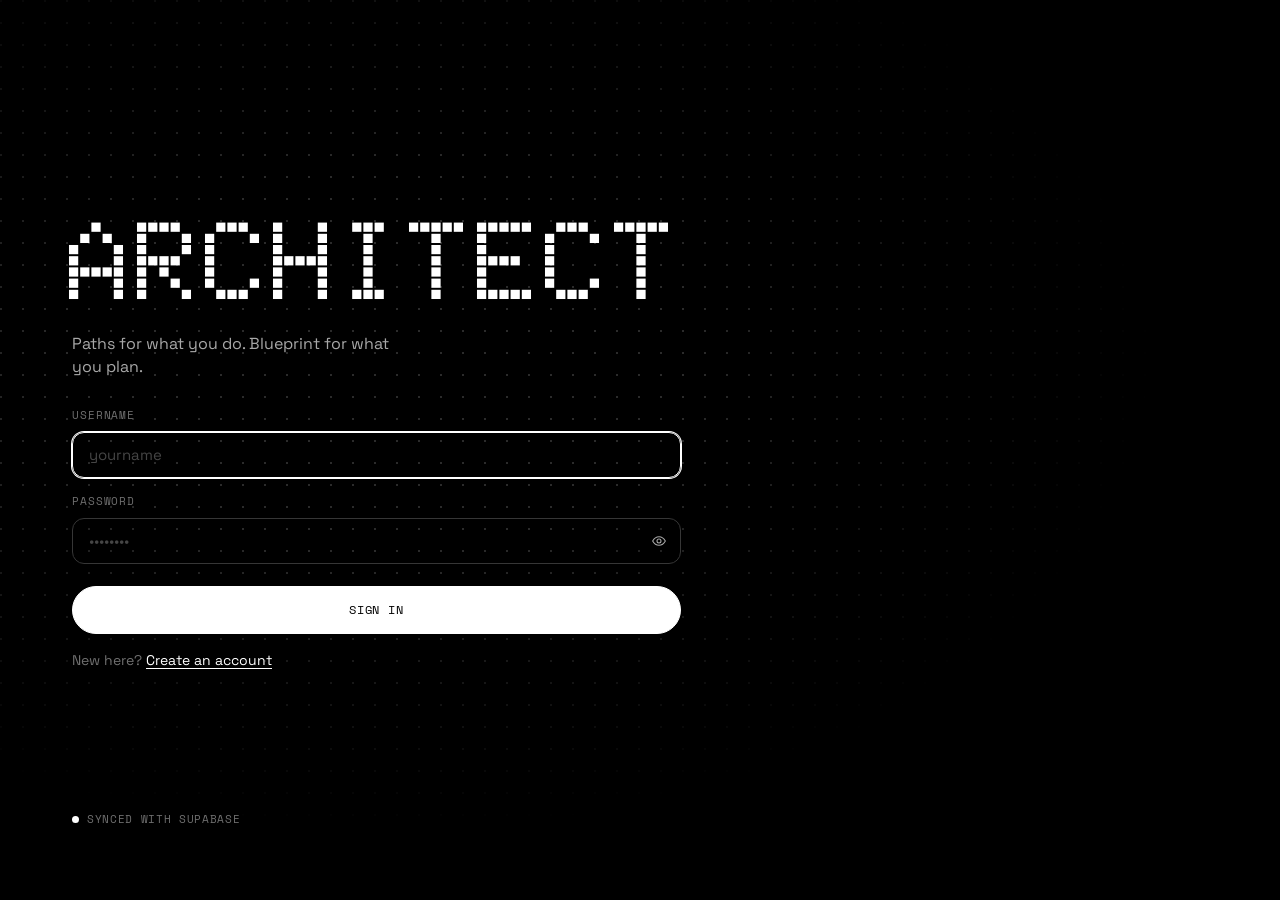
<file: index.html>
<!doctype html>
<html lang="en" data-theme="dark">
<head>
  <meta charset="utf-8">
  <meta name="viewport" content="width=device-width, initial-scale=1, viewport-fit=cover">
  <title>Architect</title>
  <meta name="description" content="Architect — personal system. Paths for tasks, Blueprint for planning.">
  <meta name="theme-color" content="#000000">
  <link rel="icon" href="assets/favicon.svg" type="image/svg+xml">
  <link rel="preconnect" href="https://fonts.googleapis.com">
  <link rel="preconnect" href="https://fonts.gstatic.com" crossorigin>
  <link rel="stylesheet" href="https://fonts.googleapis.com/css2?family=Doto:wght@400..900&family=Space+Grotesk:wght@300..700&family=Space+Mono:ital,wght@0,400;0,700;1,400&family=Noto+Sans:ital,wght@0,400..700;1,400..700&family=Instrument+Serif:ital@0;1&family=Caveat:wght@400..700&display=swap">
  <link rel="stylesheet" href="css/base.css">
  <link rel="stylesheet" href="css/app.css">
  <link rel="stylesheet" href="css/board.css">
  <link rel="stylesheet" href="css/tracker.css">
  <link rel="stylesheet" href="css/sections.css">
  <link rel="stylesheet" href="css/space.css">
  <link rel="stylesheet" href="css/fleeting.css">
  <link rel="stylesheet" href="css/sidechat.css">
  <link rel="stylesheet" href="css/sidebar.css">
  <link rel="stylesheet" href="css/nov23b.css">
  <link rel="stylesheet" href="css/nov24.css">
  <link rel="stylesheet" href="css/nov25.css">
  <link rel="stylesheet" href="css/nov26.css">
  <link rel="stylesheet" href="css/nov27.css">
  <script>
    (function () {
      try {
        var t = localStorage.getItem('architect.theme');
        try { t = JSON.parse(t); } catch (e) {} // saved as JSON ("light"), older builds saved it raw
        if (!t && localStorage.getItem('architect.customTheme') === 'graphite') t = 'graphite'; // the old custom-code Graphite switch
        if (t === 'light' || t === 'dark' || t === 'blueprint' || t === 'clyde' || t === 'graphite') document.documentElement.dataset.theme = t;
        var c = { light: '#f3f3f3', blueprint: '#0A2550', clyde: '#171717', graphite: '#171717' }[t];
        if (c) document.querySelector('meta[name="theme-color"]').setAttribute('content', c);
      } catch (e) {}
    })();
  </script>
  <script src="config.js"></script>
  <script type="module" src="js/main.js"></script>
</head>
<body>
  <div id="app"></div>
  <noscript>Architect needs JavaScript to run.</noscript>
</body>
</html>
</file>
<file: css/base.css>
/* ============================================================
   Architect — tokens + primitives
   Three voices: Doto (dot-matrix display), Space Mono (labels,
   controls), Space Grotesk (reading text). Black / white, one red.
   ============================================================ */

:root {
  --f-dot: 'Doto', 'Space Mono', ui-monospace, monospace;
  --f-mono: 'Space Mono', ui-monospace, 'SFMono-Regular', Menlo, monospace;
  --f-sans: 'Space Grotesk', system-ui, -apple-system, 'Segoe UI', sans-serif;

  --red: #D71921;
  --ease: cubic-bezier(.2, .7, .2, 1);

  --r-xl: 22px;
  --r-lg: 16px;
  --r-md: 12px;
  --r-sm: 8px;
  --pill: 999px;
}

:root,
[data-theme="dark"] {
  color-scheme: dark;
  --bg: #000000;
  --s1: #0d0d0d;
  --s2: #161616;
  --s3: #202020;
  --line: #242424;
  --line-2: #363636;
  --fg: #ffffff;
  --fg-2: #a8a8a8;
  --fg-3: #6f6f6f;
  --fg-4: #454545;
  --ink: #ffffff;
  --paper: #000000;
  --canvas: #050505;
  --grid-dot: #2b2b2b;
  --sel: #ffffff;
  --frame-bg: #0c0c0c;
  --shadow: 0 18px 48px -12px rgba(0, 0, 0, .8), 0 0 0 1px rgba(255, 255, 255, .02);
  --scrim: rgba(0, 0, 0, .72);
}

[data-theme="light"] {
  color-scheme: light;
  --bg: #f3f3f3;
  --s1: #ffffff;
  --s2: #f4f4f4;
  --s3: #eaeaea;
  --line: #e1e1e1;
  --line-2: #cdcdcd;
  --fg: #000000;
  --fg-2: #555555;
  --fg-3: #8a8a8a;
  --fg-4: #b8b8b8;
  --ink: #000000;
  --paper: #ffffff;
  --canvas: #fafafa;
  --grid-dot: #d2d2d2;
  --sel: #000000;
  --frame-bg: #ffffff;
  --shadow: 0 18px 48px -16px rgba(0, 0, 0, .22), 0 0 0 1px rgba(0, 0, 0, .02);
  --scrim: rgba(243, 243, 243, .78);
}

/* Blueprint: navy paper, blue linework, pale-blue ink. */
[data-theme="blueprint"] {
  color-scheme: dark;
  --bg: #0A2550;
  --s1: #0D2C5E;
  --s2: #11346C;
  --s3: #163E7E;
  --line: #17418A;
  --line-2: #1F55B5;
  --fg: #DDEEFA;
  --fg-2: #A3C9EF;
  --fg-3: #4090E0;
  --fg-4: #2D6CCF;
  --ink: #DDEEFA;
  --paper: #0A2550;
  --canvas: #0A2550;
  --grid-dot: #1A4C9E;
  --sel: #DDEEFA;
  --frame-bg: #0D2C5E;
  --shadow: 0 18px 48px -12px rgba(2, 10, 28, .7), 0 0 0 1px rgba(221, 238, 250, .03);
  --scrim: rgba(10, 37, 80, .78);
}

/* Clyde: Maveri's graphite scheme — soft charcoal, light-grey ink, one blue accent. */
[data-theme="clyde"] {
  color-scheme: dark;
  --accent: #8fb4ff;
  --accent-deep: #377aff;
  --red: #ff5252;
  --bg: #171717;
  --s1: #1e1e1e;
  --s2: #242424;
  --s3: #2c2c2c;
  --line: #333333;
  --line-2: #444444;
  --fg: #dfdfdf;
  --fg-2: #999999;
  --fg-3: #767676;
  --fg-4: #555555;
  --ink: #dfdfdf;
  --paper: #171717;
  --canvas: #171717;
  --grid-dot: #333333;
  --sel: #8fb4ff;
  --frame-bg: #1e1e1e;
  --shadow: 0 18px 48px -12px rgba(0, 0, 0, .7), 0 0 0 1px rgba(255, 255, 255, .03);
  --scrim: rgba(23, 23, 23, .78);
}
[data-theme="clyde"] a:not(.btn):not(.icon-btn) { color: var(--accent); }
[data-theme="clyde"] ::selection { background: var(--accent-deep); color: #fff; }
[data-theme="clyde"] :focus-visible { outline-color: var(--accent); }

/* Graphite: the Architect v2 look — soft charcoal and light-grey ink, no accent colour. */
[data-theme="graphite"] {
  color-scheme: dark;
  --bg: #171717;
  --s1: #1a1a1a;
  --s2: #202020;
  --s3: #262626;
  --line: #262626;
  --line-2: #323232;
  --fg: #dfdfdf;
  --fg-2: #a8a8a8;
  --fg-3: #787878;
  --fg-4: #4d4d4d;
  --ink: #dfdfdf;
  --paper: #171717;
  --canvas: #171717;
  --grid-dot: #2c2c2c;
  --sel: #dfdfdf;
  --frame-bg: #171717;
  --shadow: 0 18px 48px -12px rgba(0, 0, 0, .65), 0 0 0 1px rgba(223, 223, 223, .03);
  --scrim: rgba(23, 23, 23, .76);
}

*, *::before, *::after { box-sizing: border-box; }
html, body { height: 100%; margin: 0; }
body {
  background: var(--bg);
  color: var(--fg);
  font-family: var(--f-sans);
  font-size: 15px;
  line-height: 1.45;
  -webkit-font-smoothing: antialiased;
  -moz-osx-font-smoothing: grayscale;
  text-rendering: optimizeLegibility;
}
#app { min-height: 100%; }
button { font: inherit; color: inherit; background: none; border: 0; padding: 0; margin: 0; cursor: pointer; }
button:disabled { cursor: default; opacity: .4; }
input, textarea, select { font: inherit; color: inherit; }
a { color: inherit; }
h1, h2, h3, p { margin: 0; }
kbd { font-family: var(--f-mono); font-size: 11px; color: var(--fg-3); }
::selection { background: var(--fg); color: var(--bg); }
:focus { outline: none; }
:focus-visible { outline: 1.5px solid var(--fg); outline-offset: 2px; }
[hidden] { display: none !important; }

.ic { display: block; flex: none; }
.ic-dotted { stroke-dasharray: 0 3.1; stroke-width: 2.2; }

.label {
  font-family: var(--f-mono);
  font-size: 11px;
  letter-spacing: .08em;
  text-transform: uppercase;
  color: var(--fg-3);
}

/* ---------- Buttons ---------- */
.btn {
  display: inline-flex;
  align-items: center;
  justify-content: center;
  gap: 8px;
  height: 38px;
  padding: 0 18px;
  border-radius: var(--pill);
  border: 1px solid var(--line-2);
  font-family: var(--f-mono);
  font-size: 12px;
  letter-spacing: .06em;
  text-transform: uppercase;
  white-space: nowrap;
  color: var(--fg);
  transition: background-color .15s, border-color .15s, color .15s;
}
.btn:hover { border-color: var(--fg-3); }
.btn-primary { background: var(--fg); color: var(--bg); border-color: var(--fg); }
.btn-primary:hover { background: var(--fg-2); border-color: var(--fg-2); }
.btn-danger.btn-primary { background: var(--red); border-color: var(--red); color: #fff; }
.btn-danger.btn-primary:hover { background: #b3141b; border-color: #b3141b; }
.btn-ghost { border-color: transparent; color: var(--fg-2); }
.btn-ghost:hover { color: var(--fg); background: var(--s2); border-color: transparent; }
.btn .ic { margin-left: -4px; }
.btn.sm { height: 32px; padding: 0 14px; font-size: 11px; }

.icon-btn {
  width: 34px;
  height: 34px;
  display: inline-grid;
  place-items: center;
  border-radius: var(--pill);
  color: var(--fg-2);
  transition: background-color .12s, color .12s;
}
.icon-btn:hover, .icon-btn.is-open { background: var(--s3); color: var(--fg); }
.icon-btn.sm { width: 28px; height: 28px; }
.icon-btn.xs { width: 24px; height: 24px; }

/* ---------- Fields ---------- */
.field { display: grid; gap: 8px; }
.field-label {
  font-family: var(--f-mono);
  font-size: 11px;
  letter-spacing: .08em;
  text-transform: uppercase;
  color: var(--fg-3);
}
.input {
  width: 100%;
  height: 46px;
  padding: 0 16px;
  border-radius: var(--r-md);
  border: 1px solid var(--line-2);
  background: transparent;
  transition: border-color .15s;
}
.input::placeholder { color: var(--fg-4); }
.input:focus { border-color: var(--fg); }
.input:focus-visible { outline: none; box-shadow: 0 0 0 1px var(--fg); }

/* ---------- Toasts ---------- */
.toasts {
  position: fixed;
  left: 50%;
  bottom: 24px;
  transform: translateX(-50%);
  display: grid;
  gap: 8px;
  justify-items: center;
  z-index: 1000;
  pointer-events: none;
}
.toast {
  display: flex;
  align-items: center;
  gap: 10px;
  max-width: min(560px, calc(100vw - 32px));
  padding: 11px 18px;
  border-radius: var(--pill);
  background: var(--fg);
  color: var(--bg);
  font-family: var(--f-mono);
  font-size: 12px;
  letter-spacing: .02em;
  opacity: 0;
  transform: translateY(8px);
  transition: opacity .2s var(--ease), transform .2s var(--ease);
}
.toast.in { opacity: 1; transform: none; }
.toast-dot { width: 7px; height: 7px; border-radius: 50%; background: var(--red); flex: none; }
.toast.has-action { pointer-events: auto; padding-right: 6px; }
.toast-act { height: 26px; padding: 0 12px; border-radius: var(--pill); background: var(--bg); color: var(--fg); font-family: var(--f-mono); font-size: 11px; letter-spacing: .06em; text-transform: uppercase; }

/* ---------- Menus & popovers ---------- */
.menu, .popover {
  position: fixed;
  z-index: 900;
  background: var(--s1);
  border: 1px solid var(--line-2);
  border-radius: 14px;
  box-shadow: var(--shadow);
}
.menu {
  min-width: 210px;
  padding: 6px;
  display: grid;
  /* Long menus scroll instead of running off the screen. */
  max-height: calc(100vh - 16px);
  max-height: calc(100dvh - 16px);
  overflow-y: auto;
  overscroll-behavior: contain;
  scrollbar-width: thin;
  scrollbar-color: var(--line-2) transparent;
}
.menu-item {
  display: flex;
  align-items: center;
  gap: 10px;
  min-height: 34px;
  padding: 0 10px;
  border-radius: 9px;
  text-align: left;
  font-size: 14px;
  color: var(--fg);
}
.menu-item .ic { color: var(--fg-2); }
.menu-item:hover, .menu-item:focus-visible { background: var(--s3); outline: none; }
.menu-item.is-danger { color: var(--red); }
.menu-item.is-danger .ic { color: var(--red); }
.menu-ic-sp { width: 16px; flex: none; }
.menu-label { flex: 1; white-space: nowrap; overflow: hidden; text-overflow: ellipsis; }
.menu-item kbd { margin-left: 16px; }
.menu-check { width: 14px; display: grid; place-items: center; }
.menu-sep { height: 1px; background: var(--line); margin: 5px 4px; }
.menu-head { padding: 8px 10px 6px; font-family: var(--f-mono); font-size: 11px; letter-spacing: .08em; text-transform: uppercase; color: var(--fg-3); }
.menu-head.is-fold { width: 100%; display: flex; align-items: center; gap: 8px; border-radius: 8px; text-align: left; cursor: pointer; }
.menu-head.is-fold:hover, .menu-head.is-fold:focus-visible { color: var(--fg); background: var(--s2); outline: none; }
.menu-head.is-fold > span:first-child { flex: 1; }
.menu-fold-n { font-family: var(--f-dot); font-weight: 800; font-size: 12px; letter-spacing: 0; color: var(--fg-4); }
.menu-head.is-fold .ic { transition: transform .16s; }
.menu-head.is-fold.is-open .ic { transform: rotate(90deg); }
.menu-group[hidden] { display: none; }

.popover { padding: 10px; }

/* ---------- Dialogs ---------- */
.dlg-overlay {
  position: fixed;
  inset: 0;
  z-index: 950;
  display: grid;
  place-items: center;
  padding: 16px;
  background: var(--scrim);
  backdrop-filter: blur(6px);
  opacity: 0;
  transition: opacity .16s var(--ease);
}
.dlg-overlay.in { opacity: 1; }
.dlg {
  background: var(--s1);
  border: 1px solid var(--line-2);
  border-radius: var(--r-xl);
  padding: 24px;
  display: grid;
  gap: 18px;
  box-shadow: var(--shadow);
  transform: translateY(6px);
  transition: transform .2s var(--ease);
  max-height: calc(100vh - 32px);
  overflow: auto;
}
.dlg-overlay.in .dlg { transform: none; }
.dlg-title { font-family: var(--f-sans); font-size: 20px; font-weight: 500; letter-spacing: -.01em; }
.dlg-text { color: var(--fg-2); font-size: 14px; line-height: 1.55; }
.dlg-actions { display: flex; justify-content: flex-end; gap: 8px; margin-top: 4px; }

/* ---------- Segmented control ---------- */
.seg { display: inline-flex; padding: 3px; gap: 2px; border: 1px solid var(--line); border-radius: var(--pill); }
.seg button {
  height: 28px;
  padding: 0 12px;
  border-radius: var(--pill);
  font-family: var(--f-mono);
  font-size: 11px;
  letter-spacing: .06em;
  text-transform: uppercase;
  color: var(--fg-2);
  display: inline-flex;
  align-items: center;
  gap: 6px;
}
.seg button:hover { color: var(--fg); }
.seg button.is-on { background: var(--fg); color: var(--bg); }

/* ---------- Loader: a row of dots ---------- */
.dots-loader { display: inline-flex; gap: 6px; }
.dots-loader i { width: 6px; height: 6px; border-radius: 50%; background: var(--fg); opacity: .2; animation: dotpulse 1.1s infinite var(--ease); }
.dots-loader i:nth-child(2) { animation-delay: .15s; }
.dots-loader i:nth-child(3) { animation-delay: .3s; }
@keyframes dotpulse { 0%, 100% { opacity: .2; } 40% { opacity: 1; } }

@media (prefers-reduced-motion: reduce) {
  *, *::before, *::after { animation-duration: .001ms !important; animation-iteration-count: 1 !important; transition-duration: .001ms !important; }
}

/* ---------- PDF export (print) ---------- */
.print-root { display: none; }
@media print {
  body.is-printing > *:not(.print-root) { display: none !important; }
  body.is-printing { background: var(--bg); min-height: 0; }
  body.is-printing .print-root { display: block; }
  .print-sheet {
    position: relative; overflow: hidden; break-inside: avoid; page-break-inside: avoid;
    -webkit-print-color-adjust: exact; print-color-adjust: exact;
  }
  .print-inner { position: absolute; left: 0; top: 0; transform-origin: 0 0; }
  .print-sheet * { -webkit-print-color-adjust: exact; print-color-adjust: exact; }
  .print-root [data-eid], .print-root .bp-world, .print-root .bp-grid { content-visibility: visible !important; visibility: visible !important; }
}
.print-root [data-eid] { content-visibility: visible !important; }
.bp-print { position: absolute; inset: 0; overflow: hidden; touch-action: auto; }
.el-print-card {
  width: 100%; height: 100%; display: grid; place-content: center; justify-items: center; gap: 6px;
  border: 1px dashed var(--line-2); border-radius: 10px; background: var(--s1); color: var(--fg-3);
  font-family: var(--f-mono); font-size: 11px; letter-spacing: .06em; text-transform: uppercase; text-align: center; padding: 8px;
}
.el-print-card small { font-size: 9px; text-transform: none; letter-spacing: 0; overflow-wrap: anywhere; max-width: 100%; opacity: .7; }

.theme-dots { display: inline-flex; width: 16px; justify-content: center; }
.theme-dots i { width: 8px; height: 8px; border-radius: 50%; margin-left: -3px; box-shadow: 0 0 0 1px var(--line-2); }
.theme-dots i:first-child { margin-left: 0; }
</file>
<file: css/app.css>
/* ============================================================
   Login · Shell · Paths · Archives
   ============================================================ */

/* ---------- Login ---------- */
.login {
  position: relative;
  min-height: 100vh;
  min-height: 100dvh;
  display: grid;
  grid-template-rows: 1fr auto;
  padding: clamp(24px, 6vw, 72px);
  overflow: hidden;
}
.login-grid {
  position: absolute;
  inset: 0;
  background-image: radial-gradient(circle at 1px 1px, var(--grid-dot) 1px, transparent 1.3px);
  background-size: 22px 22px;
  mask-image: radial-gradient(ellipse 80% 70% at 30% 40%, #000 30%, transparent 75%);
  -webkit-mask-image: radial-gradient(ellipse 80% 70% at 30% 40%, #000 30%, transparent 75%);
  pointer-events: none;
}
.login-card { position: relative; align-self: center; width: min(460px, 100%); display: grid; gap: 22px; }
.login-word {
  font-family: var(--f-dot);
  font-weight: 800;
  font-size: clamp(54px, 11vw, 112px);
  line-height: .86;
  letter-spacing: .01em;
  margin-left: -.04em;
  white-space: nowrap;
}
.login-word span { display: inline-block; opacity: 0; transition: opacity .5s var(--ease); transition-delay: calc(var(--i) * 55ms); }
.login.in .login-word span { opacity: 1; }
.login-sub { color: var(--fg-2); font-size: 16px; max-width: 34ch; }
.login-form { display: grid; gap: 16px; margin-top: 8px; }
.login-pass { position: relative; }
.login-pass .input { padding-right: 48px; }
.login-reveal { position: absolute; right: 8px; top: 50%; transform: translateY(-50%); }
.login-submit { height: 48px; margin-top: 6px; }
.login-swap { justify-self: start; color: var(--fg-3); font-size: 14px; }
.login-swap u { color: var(--fg); text-underline-offset: 3px; text-decoration-thickness: 1px; }
.login-swap:hover u { text-decoration-thickness: 2px; }
.login-error { color: var(--red); font-size: 14px; line-height: 1.5; }
.login-foot { position: relative; font-family: var(--f-mono); font-size: 11px; letter-spacing: .06em; text-transform: uppercase; color: var(--fg-3); }
.login-foot span { display: inline-flex; align-items: center; gap: 8px; }
.status-dot { width: 7px; height: 7px; border-radius: 50%; background: var(--fg-4); display: inline-block; }
.status-dot.on { background: var(--fg); }
.stack { display: grid; gap: 14px; }

/* ---------- Shell ---------- */
.shell { min-height: 100vh; min-height: 100dvh; display: flex; flex-direction: column; }
.shell-head {
  position: sticky;
  top: 0;
  z-index: 40;
  height: 64px;
  display: flex;
  align-items: center;
  gap: 20px;
  padding: 0 24px;
  background: color-mix(in srgb, var(--bg) 86%, transparent);
  backdrop-filter: blur(14px);
  -webkit-backdrop-filter: blur(14px);
  border-bottom: 1px solid var(--line);
}
.wordmark {
  font-family: var(--f-dot);
  font-weight: 800;
  font-size: 22px;
  letter-spacing: .05em;
  text-transform: uppercase;
  text-decoration: none;
}
.nav { display: flex; gap: 2px; padding: 3px; border: 1px solid var(--line); border-radius: var(--pill); }
.nav a {
  height: 32px;
  padding: 0 16px;
  display: flex;
  align-items: center;
  border-radius: var(--pill);
  font-family: var(--f-mono);
  font-size: 12px;
  letter-spacing: .06em;
  text-transform: uppercase;
  text-decoration: none;
  color: var(--fg-2);
  transition: color .15s, background-color .15s;
}
.nav a:hover { color: var(--fg); }
.nav a.active { background: var(--fg); color: var(--bg); }
.head-right { margin-left: auto; display: flex; align-items: center; gap: 6px; }
.clock { font-family: var(--f-dot); font-weight: 700; font-size: 22px; letter-spacing: .04em; margin-right: 10px; font-variant-numeric: tabular-nums; }
.mode-chip {
  display: inline-flex; align-items: center; gap: 7px; height: 26px; padding: 0 10px; margin-right: 6px;
  border: 1px solid var(--line-2); border-radius: var(--pill);
  font-family: var(--f-mono); font-size: 10px; letter-spacing: .08em; text-transform: uppercase; color: var(--fg-2);
}
.mode-chip i { width: 6px; height: 6px; border-radius: 50%; background: var(--fg-3); }
.user-btn { display: inline-flex; align-items: center; gap: 8px; height: 36px; padding: 0 12px 0 4px; border-radius: var(--pill); border: 1px solid var(--line); }
.user-btn:hover, .user-btn.is-open { border-color: var(--line-2); background: var(--s2); }
.user-dot { width: 28px; height: 28px; border-radius: 50%; display: grid; place-items: center; background: var(--fg); color: var(--bg); font-family: var(--f-mono); font-size: 12px; font-weight: 700; }
.user-name { font-family: var(--f-mono); font-size: 12px; letter-spacing: .02em; max-width: 140px; overflow: hidden; text-overflow: ellipsis; white-space: nowrap; }
.outlet { flex: 1; display: flex; flex-direction: column; min-width: 0; }

/* ---------- Views ---------- */
.view { padding: 40px 24px 72px; width: 100%; min-width: 0; }
.view-head { display: flex; align-items: flex-end; justify-content: space-between; gap: 20px 32px; flex-wrap: wrap; margin-bottom: 32px; }
.dot-title {
  font-family: var(--f-dot);
  font-weight: 800;
  font-size: clamp(56px, 9vw, 120px);
  line-height: .82;
  letter-spacing: .005em;
  text-transform: uppercase;
  margin-left: -.03em;
}
.empty { display: grid; justify-items: center; gap: 16px; padding: 80px 16px; text-align: center; color: var(--fg-3); }
.empty-text { color: var(--fg-2); max-width: 44ch; }

/* ---------- Paths ---------- */
.paths-meta { display: flex; align-items: center; gap: 16px; padding-bottom: 8px; }
.meter { display: flex; gap: 3px; }
.meter i { width: 6px; height: 6px; border-radius: 50%; background: var(--fg-4); opacity: .55; }
.meter i.on { background: var(--fg); opacity: 1; }
.meter-count { font-family: var(--f-dot); font-weight: 700; font-size: 26px; line-height: 1; font-variant-numeric: tabular-nums; }

.pboard {
  display: flex;
  align-items: flex-start;
  gap: 12px;
  overflow-x: auto;
  margin: 0 -24px;
  padding: 2px 24px 24px;
  scroll-snap-type: x proximity;
  scroll-padding-left: 24px;
  scrollbar-width: thin;
  scrollbar-color: var(--line-2) transparent;
}
.pcol {
  flex: 0 0 300px;
  display: flex;
  flex-direction: column;
  background: var(--s1);
  border: 1px solid var(--line);
  border-radius: var(--r-xl);
  padding: 8px;
  scroll-snap-align: start;
}
.pcol-head { display: flex; align-items: center; gap: 4px; min-height: 40px; padding: 2px 2px 2px 12px; }
.pcol-title {
  font-family: var(--f-mono);
  font-size: 12px;
  font-weight: 400;
  letter-spacing: .08em;
  text-transform: uppercase;
  overflow: hidden;
  text-overflow: ellipsis;
  white-space: nowrap;
  cursor: default;
}
.pcol-rename {
  flex: 1; min-width: 0; height: 30px; padding: 0 8px; margin-left: -8px;
  border: 1px solid var(--fg); border-radius: 8px; background: transparent;
  font-family: var(--f-mono); font-size: 12px; letter-spacing: .08em; text-transform: uppercase;
}
.now-tag { display: inline-flex; align-items: center; gap: 5px; margin-left: 6px; font-family: var(--f-mono); font-size: 10px; letter-spacing: .08em; text-transform: uppercase; color: var(--red); }
.now-tag i { width: 6px; height: 6px; border-radius: 50%; background: var(--red); }
.pcol-count { margin-left: auto; margin-right: 4px; font-family: var(--f-dot); font-weight: 700; font-size: 16px; color: var(--fg-3); font-variant-numeric: tabular-nums; }
.pcol-head .icon-btn { opacity: .55; }
.pcol:hover .pcol-head .icon-btn, .pcol-head .icon-btn:focus-visible, .pcol-head .icon-btn.is-open { opacity: 1; }
.pcol-list { display: grid; gap: 6px; min-height: 8px; }

.ptask {
  position: relative;
  display: flex;
  align-items: flex-start;
  gap: 12px;
  padding: 14px 10px 14px 14px;
  background: var(--s2);
  border: 1px solid var(--line);
  border-radius: 14px;
  cursor: grab;
  transition: border-color .12s;
}
.ptask:hover { border-color: var(--line-2); }
.ptask.is-editing, .ptask.is-composer { cursor: default; border-color: var(--fg-3); }
.pcheck {
  flex: none;
  width: 18px;
  height: 18px;
  margin-top: 2px;
  border-radius: 50%;
  border: 1.5px solid var(--fg-3);
  display: grid;
  place-items: center;
  color: transparent;
  transition: background-color .15s, border-color .15s, color .15s;
}
.pcheck:hover { border-color: var(--fg); }
.pcheck.is-ghost { border-style: dashed; border-color: var(--fg-4); }
.ptask.is-done .pcheck { background: var(--fg); border-color: var(--fg); color: var(--bg); }
.ptask-body { flex: 1; min-width: 0; display: grid; gap: 4px; }
.ptask-title { font-size: 15px; font-weight: 500; line-height: 1.38; overflow-wrap: anywhere; cursor: text; }
.ptask-note { font-size: 13px; color: var(--fg-2); white-space: pre-wrap; overflow-wrap: anywhere; line-height: 1.45; cursor: text; }
.ptask.is-done .ptask-title { color: var(--fg-3); text-decoration: line-through; text-decoration-thickness: 1px; }
.ptask.is-done .ptask-note { color: var(--fg-4); }
.ptask-more { opacity: 0; margin: -3px -2px 0 0; }
.ptask:hover .ptask-more, .ptask-more:focus-visible, .ptask-more.is-open { opacity: 1; }
.ptask-input {
  width: 100%;
  resize: none;
  border: 0;
  padding: 0;
  background: transparent;
  font-size: 15px;
  font-weight: 500;
  line-height: 1.38;
  outline: none;
  overflow: hidden;
}
.ptask-input.is-note { font-size: 13px; font-weight: 400; color: var(--fg-2); }
.ptask-input::placeholder { color: var(--fg-4); }
.ptask-ph { border: 1px dashed var(--fg-3); border-radius: 14px; background: transparent; }
.ptask-ghost {
  position: fixed;
  z-index: 800;
  pointer-events: none;
  box-shadow: var(--shadow);
  border-color: var(--fg-3);
  cursor: grabbing;
}
body.is-dragging, body.is-dragging * { cursor: grabbing !important; user-select: none; }

.pcol-add {
  display: flex;
  align-items: center;
  gap: 8px;
  height: 44px;
  margin-top: 6px;
  padding: 0 14px;
  border-radius: 14px;
  color: var(--fg-3);
  font-family: var(--f-mono);
  font-size: 12px;
  letter-spacing: .06em;
  text-transform: uppercase;
  transition: background-color .12s, color .12s;
}
.pcol-add:hover { background: var(--s2); color: var(--fg); }
.pcol-new {
  flex: 0 0 220px;
  height: 58px;
  display: flex;
  align-items: center;
  justify-content: center;
  gap: 10px;
  border: 1px dashed var(--line-2);
  border-radius: var(--r-xl);
  color: var(--fg-3);
  font-family: var(--f-mono);
  font-size: 12px;
  letter-spacing: .06em;
  text-transform: uppercase;
}
.pcol-new:hover { color: var(--fg); border-color: var(--fg-3); }

/* ---------- Archives ---------- */
.arc-actions { display: flex; align-items: center; flex-wrap: nowrap; gap: 8px; padding-bottom: 6px; margin-left: auto; }
.arc-search {
  display: flex; align-items: center; gap: 8px; height: 38px; padding: 0 14px; width: 240px;
  border: 1px solid var(--line-2); border-radius: var(--pill); color: var(--fg-3);
}
.arc-search:focus-within { border-color: var(--fg); color: var(--fg); }
.arc-search input { flex: 1; min-width: 0; border: 0; background: transparent; outline: none; font-size: 14px; color: var(--fg); }
.arc-search input::placeholder { color: var(--fg-4); }
.arc-search input::-webkit-search-cancel-button { display: none; }
.arc-body { display: grid; gap: 14px; }
.crumbs { display: flex; flex-wrap: wrap; align-items: center; gap: 6px; margin-bottom: 10px; font-family: var(--f-mono); font-size: 12px; letter-spacing: .04em; }
.crumb { color: var(--fg-3); text-decoration: none; padding: 4px 8px; margin: -4px -2px; border-radius: 8px; border: 1px solid transparent; }
a.crumb:hover { color: var(--fg); }
.crumb.is-current { color: var(--fg); }
.crumb.is-drop { border-color: var(--fg); color: var(--fg); }
.crumb-sep { color: var(--fg-4); }
.sec-head { display: flex; align-items: baseline; gap: 10px; margin-top: 18px; }
.sec-title { font-family: var(--f-mono); font-size: 12px; font-weight: 400; letter-spacing: .08em; text-transform: uppercase; color: var(--fg-2); }
.sec-count { font-family: var(--f-dot); font-weight: 700; font-size: 15px; color: var(--fg-3); }
.agrid { display: grid; grid-template-columns: repeat(auto-fill, minmax(232px, 1fr)); gap: 12px; }
.agrid.folders { grid-template-columns: repeat(auto-fill, minmax(232px, 1fr)); }

.ftile {
  position: relative;
  display: flex;
  align-items: center;
  gap: 14px;
  min-height: 76px;
  padding: 14px 10px 14px 16px;
  background: var(--s1);
  border: 1px solid var(--line);
  border-radius: var(--r-lg);
  cursor: pointer;
  transition: border-color .12s, background-color .12s;
}
.ftile:hover { border-color: var(--line-2); }
.ftile.is-drop { border-color: var(--fg); background: var(--s2); }
.ftile-ic { color: var(--fg-2); }
.ftile-text, .bcard-text { flex: 1; min-width: 0; display: grid; gap: 3px; }
.ftile-name, .bcard-name { font-size: 15px; font-weight: 500; white-space: nowrap; overflow: hidden; text-overflow: ellipsis; }
.ftile-meta, .bcard-meta { font-family: var(--f-mono); font-size: 11px; letter-spacing: .02em; color: var(--fg-3); white-space: nowrap; overflow: hidden; text-overflow: ellipsis; }
.pin-mark { color: var(--fg-2); display: grid; }
.tile-more { opacity: 0; }
.ftile:hover .tile-more, .bcard:hover .tile-more, .tile-more:focus-visible, .tile-more.is-open { opacity: 1; }
.rename-input { width: 100%; height: 28px; padding: 0 8px; margin-left: -8px; border: 1px solid var(--fg); border-radius: 8px; background: var(--bg); font-size: 15px; font-weight: 500; }
.is-dragged { opacity: .35; }

.bcard {
  background: var(--s1);
  border: 1px solid var(--line);
  border-radius: var(--r-lg);
  overflow: hidden;
  cursor: pointer;
  transition: border-color .12s;
}
.bcard:hover { border-color: var(--line-2); }
.bcard-thumb {
  aspect-ratio: 16 / 10;
  background-color: var(--canvas);
  background-image: radial-gradient(circle at 1px 1px, var(--grid-dot) 1px, transparent 1.3px);
  background-size: 12px 12px;
  border-bottom: 1px solid var(--line);
  display: grid;
}
.bcard-thumb .pv { width: 100%; height: 100%; display: block; }
.bcard-foot { display: flex; align-items: center; gap: 8px; padding: 12px 10px 12px 14px; }

.arc-empty { padding: 72px 16px; border: 1px dashed var(--line-2); border-radius: var(--r-xl); }
.arc-empty .ic { color: var(--fg-3); }

.pick-list { display: grid; gap: 2px; max-height: 50vh; overflow: auto; margin: -4px; padding: 4px; }
.pick-row { display: flex; align-items: center; gap: 10px; min-height: 40px; padding-right: 12px; border-radius: 10px; text-align: left; font-size: 14px; color: var(--fg-2); }
.pick-row:hover { background: var(--s2); color: var(--fg); }
.pick-row.is-on { background: var(--fg); color: var(--bg); }
.pick-note { margin-left: auto; font-family: var(--f-mono); font-size: 10px; letter-spacing: .08em; text-transform: uppercase; opacity: .6; }

/* ---------- Small screens ---------- */
@media (max-width: 720px) {
  .shell-head { gap: 10px; padding: 0 16px; height: 58px; }
  .wordmark { font-size: 17px; }
  .clock, .user-name, .mode-chip { display: none; }
  .user-btn { padding: 0 4px; }
  .nav a { padding: 0 11px; font-size: 11px; }
  .view { padding: 28px 16px 56px; }
  .pboard { margin: 0 -16px; padding: 2px 16px 20px; scroll-padding-left: 16px; }
  .pcol { flex-basis: min(84vw, 320px); }
  .paths-meta .meter { display: none; }
  .arc-search { width: 100%; }
  .arc-actions { width: 100%; flex-wrap: wrap; margin-left: 0; }
  .tile-more, .ptask-more { opacity: 1; }
}
@media (hover: none) {
  .tile-more, .ptask-more, .pcol-head .icon-btn { opacity: 1; }
}

/* ---------- Paths on phones: tiles, then one path at a time ---------- */
.ptiles { display: grid; grid-template-columns: repeat(2, minmax(0, 1fr)); gap: 12px; }
.ptile {
  aspect-ratio: 1;
  display: flex; flex-direction: column; justify-content: space-between;
  padding: 16px; border-radius: 28px; text-align: left;
  background: var(--s1); border: 1px solid var(--line);
  transition: transform .12s var(--ease), border-color .12s;
  -webkit-tap-highlight-color: transparent;
}
.ptile:active { transform: scale(.97); }
.ptile-top { display: flex; align-items: flex-start; justify-content: space-between; gap: 6px; }
.ptile-count { font-family: var(--f-dot); font-weight: 800; font-size: 46px; line-height: .85; font-variant-numeric: tabular-nums; }
.ptile .now-tag { margin: 4px 0 0; }
.ptile-bottom { display: grid; gap: 10px; }
.ptile-dots { display: flex; flex-wrap: wrap; gap: 3px; }
.ptile-dots i { width: 5px; height: 5px; border-radius: 50%; background: var(--fg-4); }
.ptile-dots i.on { background: var(--fg); }
.ptile-name { font-family: var(--f-mono); font-size: 12px; letter-spacing: .08em; text-transform: uppercase; overflow: hidden; text-overflow: ellipsis; white-space: nowrap; }
.ptile.is-now { background: var(--fg); color: var(--bg); border-color: var(--fg); }
.ptile.is-now .ptile-dots i { background: color-mix(in srgb, var(--bg) 30%, transparent); }
.ptile.is-now .ptile-dots i.on { background: var(--bg); }
.ptile.is-new { background: transparent; border-style: dashed; border-color: var(--line-2); color: var(--fg-3); justify-content: center; align-items: center; gap: 10px; }

.pdetail-head { display: grid; gap: 14px; margin-bottom: 24px; }
.pdetail-bar { display: flex; align-items: center; justify-content: space-between; margin: -8px -8px 0 -6px; }
.pback {
  display: inline-flex; align-items: center; gap: 8px; height: 36px; padding: 0 12px 0 8px; border-radius: 999px;
  font-family: var(--f-mono); font-size: 12px; letter-spacing: .06em; text-transform: uppercase; color: var(--fg-2);
}
.pback:active { background: var(--s2); }
.pdetail-title { font-size: clamp(44px, 14vw, 72px); overflow-wrap: anywhere; }
.pdetail-rename { height: 56px; font-size: 22px; margin: 0; }
.pdetail-head .paths-meta { padding: 0; gap: 12px; }
.pdetail-head .now-tag { margin: 0; }
.pcol.is-full { background: transparent; border: 0; padding: 0; }
.pcol.is-full .ptask { padding: 16px 12px 16px 16px; }
.pcol.is-full .pcol-add { height: 52px; border: 1px dashed var(--line-2); justify-content: center; margin-top: 10px; }
.paths.is-mobile-detail { padding-top: 20px; }

/* ---------- Paths: compact, renamable title ---------- */
.paths-head { align-items: center; margin-bottom: 22px; gap: 12px 24px; }
.paths-head .paths-meta { padding-bottom: 0; }
.paths-title, .paths-title-input {
  font-family: var(--f-dot); font-weight: 800; font-size: 26px; line-height: 1;
  letter-spacing: .04em; text-transform: uppercase;
}
.paths-title {
  margin: 0 0 0 -8px; padding: 6px 8px; border-radius: 10px; cursor: text;
  max-width: 60vw; overflow: hidden; text-overflow: ellipsis; white-space: nowrap;
  transition: background .12s;
}
.paths-title:hover, .paths-title:focus-visible { background: var(--s2); outline: none; }
.paths-title-input {
  width: min(420px, 70vw); height: 38px; margin-left: -8px; padding: 0 8px;
  border: 1px solid var(--fg); border-radius: 10px; background: transparent; color: var(--fg);
}
.paths-title-input:focus { outline: none; }

/* ---------- Paths: selection, lasso, reordering ---------- */
.ptask, .ptile { -webkit-touch-callout: none; }
.ptask-title, .ptask-note, .ptile { -webkit-user-select: none; user-select: none; }
.ptask.is-picked { border-color: var(--fg); background: var(--s3); box-shadow: inset 0 0 0 1px var(--fg); }
.ptask.is-picked::after {
  content: ''; position: absolute; top: 8px; right: 8px; width: 6px; height: 6px; border-radius: 50%; background: var(--fg);
}
.paths.is-picking .ptask { cursor: pointer; }
.paths.is-picking .ptask.is-picked .ptask-more { opacity: 1; }
.ptask.is-picked .ptask-more { position: relative; z-index: 1; }
.icon-btn.is-on { background: var(--fg); color: var(--bg); opacity: 1 !important; }
.pcol-head { cursor: grab; }
.pcol-head .pcol-title { cursor: inherit; }
.pcol-ph { flex: 0 0 300px; border: 1px dashed var(--fg-3); border-radius: var(--r-xl); min-height: 120px; }
.pcol-ghost {
  position: fixed; z-index: 800; pointer-events: none; overflow: hidden;
  box-shadow: var(--shadow); border-color: var(--fg-3); transform-origin: 30% 20%;
}
.ptask-ghost-count {
  position: absolute; top: -9px; right: -9px; min-width: 22px; height: 22px; padding: 0 6px; border-radius: 11px;
  display: grid; place-items: center; background: var(--fg); color: var(--bg);
  font-family: var(--f-dot); font-weight: 800; font-size: 14px;
}
.plasso {
  position: fixed; z-index: 700; pointer-events: none;
  border: 1px dashed var(--fg); border-radius: 6px;
  background: color-mix(in srgb, var(--fg) 6%, transparent);
}
body.is-lassoing, body.is-lassoing * { user-select: none !important; cursor: crosshair !important; }
.ptile-ghost { position: fixed; z-index: 800; pointer-events: none; box-shadow: var(--shadow); transition: none; }
.ptile-ph { aspect-ratio: 1; border: 1px dashed var(--fg-3); border-radius: 28px; }
.pdetail-tools { display: flex; align-items: center; gap: 2px; }

/* ---------- Paths PDF sheet ---------- */
.print-probe { position: fixed; left: -100000px; top: 0; visibility: hidden; pointer-events: none; }
.ppr { width: max-content; min-width: 640px; padding: 48px; background: var(--bg); color: var(--fg); font-family: var(--f-sans); }
.ppr-head { display: flex; align-items: flex-end; justify-content: space-between; gap: 32px; margin-bottom: 28px; padding-bottom: 16px; border-bottom: 1px solid var(--line-2); }
.ppr-title { margin: 0; font-family: var(--f-dot); font-weight: 800; font-size: 48px; line-height: .9; text-transform: uppercase; letter-spacing: .02em; }
.ppr-meta { display: flex; gap: 18px; font-family: var(--f-mono); font-size: 11px; letter-spacing: .08em; text-transform: uppercase; color: var(--fg-2); }
.ppr-cols { display: flex; align-items: flex-start; gap: 14px; }
.ppr-col { width: 260px; flex: none; padding: 14px; border: 1px solid var(--line-2); border-radius: 18px; background: var(--s1); }
.ppr-col-head { display: flex; align-items: center; justify-content: space-between; margin-bottom: 12px; }
.ppr-col-head h2 { margin: 0; font-family: var(--f-mono); font-weight: 400; font-size: 11px; letter-spacing: .1em; text-transform: uppercase; }
.ppr-col-head span { font-family: var(--f-dot); font-weight: 700; font-size: 15px; color: var(--fg-3); }
.ppr-list { list-style: none; margin: 0; padding: 0; display: grid; gap: 6px; }
.ppr-list li { display: flex; gap: 10px; align-items: flex-start; padding: 10px; border-radius: 12px; background: var(--s2); border: 1px solid var(--line); font-size: 13px; line-height: 1.35; }
.ppr-check { flex: none; width: 14px; height: 14px; margin-top: 2px; border-radius: 50%; border: 1.4px solid var(--fg-3); display: grid; place-items: center; }
.ppr-list li.is-done .ppr-check { background: var(--fg); border-color: var(--fg); color: var(--bg); }
.ppr-list li.is-done .ppr-task { text-decoration: line-through; color: var(--fg-3); }
.ppr-note { margin-top: 3px; font-size: 11.5px; color: var(--fg-2); white-space: pre-wrap; }
.ppr-task { overflow-wrap: anywhere; }
.ppr-empty { margin: 0; font-family: var(--f-mono); font-size: 10px; letter-spacing: .08em; text-transform: uppercase; color: var(--fg-4); }

@media (max-width: 480px) {
  .shell-head { gap: 6px; padding: 0 12px; }
  .wordmark { font-size: 14px; }
  .nav { min-width: 0; }
  .nav a { padding: 0 8px; font-size: 10px; letter-spacing: .02em; }
  .head-right { gap: 2px; }
  .head-right .icon-btn { width: 32px; height: 32px; }
}
@media (max-width: 350px) { .wordmark { display: none; } }
.ptask-ghost.is-picked::after { display: none; }

/* ---------- Path time window dialog ---------- */
.ptime-seg { display: grid; grid-template-columns: 1fr 1fr; gap: 4px; padding: 4px; border-radius: var(--pill); background: var(--s2); border: 1px solid var(--line); }
.ptime-opt { height: 34px; border-radius: var(--pill); font-family: var(--f-mono); font-size: 11px; letter-spacing: .06em; text-transform: uppercase; color: var(--fg-2); }
.ptime-opt.is-on { background: var(--fg); color: var(--bg); }
.ptime-fields { display: grid; grid-template-columns: 1fr 1fr; gap: 10px; }
.ptime-fields[hidden] { display: none; }
.ptime-fields .input { font-family: var(--f-mono); color-scheme: inherit; }
.ptime-hint { color: var(--fg-3); font-size: 13px; margin: 0; }
.ptask.is-picked::after { display: none; }

/* ---------- Setpoint timers ---------- */
.pcol-head .pcol-title { flex: 1; min-width: 0; overflow: hidden; text-overflow: ellipsis; white-space: nowrap; }
.pcol-timer {
  margin: 0 4px 0 6px; flex: none;
  font-family: var(--f-dot); font-weight: 800; font-size: 15px; line-height: 1; letter-spacing: .02em;
  font-variant-numeric: tabular-nums; color: var(--fg-4);
}
.pcol-timer.is-live { color: var(--fg); }
.pcol-timer.is-done { opacity: .6; }
.pcol.is-now { border-color: var(--fg-3); }
.ptile-timer {
  margin-top: 6px; font-family: var(--f-dot); font-weight: 800; font-size: 13px; line-height: 1;
  font-variant-numeric: tabular-nums; color: var(--fg-3);
}
.ptile.is-now .ptile-timer { color: var(--bg); }
.pdetail-timer { margin-left: auto; font-family: var(--f-dot); font-weight: 800; font-size: 26px; line-height: 1; font-variant-numeric: tabular-nums; color: var(--fg-4); }
.pdetail-timer.is-live { color: var(--fg); }

/* ---------- Section nav: six sections ---------- */
.nav { min-width: 0; overflow-x: auto; scrollbar-width: none; }
.nav::-webkit-scrollbar { display: none; }
.nav a { flex: none; }
.nav-pick {
  display: none; align-items: center; gap: 6px; height: 36px; padding: 0 12px 0 16px;
  border: 1px solid var(--line); border-radius: var(--pill); background: var(--fg); color: var(--bg);
  font-family: var(--f-mono); font-size: 11px; letter-spacing: .06em; text-transform: uppercase;
}
@media (max-width: 1080px) {
  .nav a { padding: 0 11px; }
  .clock { display: none; }
}
@media (max-width: 860px) {
  .nav { display: none; }
  .nav-pick { display: inline-flex; }
}

/* Only the running setpoint's timer is Nothing red; waiting/ended ones stay grey. */
.pcol-timer.is-live, .ptile-timer.is-live, .pdetail-timer.is-live, .ptile.is-now .ptile-timer.is-live { color: var(--red); }

/* ---------- Tracker / Countdown / Meter switch ---------- */
.subtabs {
  align-self: flex-start; display: inline-flex; gap: 4px; padding: 3px; margin: 24px 24px 0;
  border-radius: var(--pill); border: 1px solid var(--line); background: var(--s1);
}
.subtab {
  display: inline-flex; align-items: center; height: 30px; padding: 0 14px; border-radius: var(--pill);
  font-family: var(--f-mono); font-size: 11px; letter-spacing: .06em; text-transform: uppercase;
  color: var(--fg-2); text-decoration: none; transition: color .12s, background .12s;
}
.subtab:hover { color: var(--fg); }
.subtab.is-on { background: var(--fg); color: var(--bg); }

.subtabs + .view { padding-top: 22px; }
@media (max-width: 720px) { .subtabs { margin: 16px 16px 0; } .subtabs + .view { padding-top: 18px; } }

/* Setpoint goal — shaped like a task, always first in the list. Nov 19 (corrected): the approved glass —
   a dark charcoal body with a subtle warm gold tint, a crisp glowing gold border with a soft outer halo,
   a gold checkbox outline and clean white text. The glow belongs to the edge, never the fill. Snug and
   compact, one renderer, so every setpoint's goal looks identical — the setpoint's tint never reaches it. */
.ptask.is-goal {
  --gold: #f2b733; --gold-hi: #ffd56b; --gold-deep: #b98213;
  cursor: default; color: #fff;
  padding: 10px 10px 10px 12px; gap: 10px; border-radius: 12px;
  background:
    linear-gradient(180deg, rgba(255, 255, 255, .045), rgba(255, 255, 255, 0) 55%),
    linear-gradient(135deg, color-mix(in srgb, var(--gold) 9%, #1b1a17) 0%, color-mix(in srgb, var(--gold) 5%, #141414) 100%);
  border: 1px solid color-mix(in srgb, var(--gold) 88%, transparent);
  box-shadow:
    inset 0 1px 0 rgba(255, 255, 255, .06),
    inset 0 0 12px -6px color-mix(in srgb, var(--gold) 55%, transparent),
    0 0 0 1px color-mix(in srgb, var(--gold) 14%, transparent),
    0 0 14px -3px color-mix(in srgb, var(--gold) 55%, transparent);
  overflow: hidden;
}
.ptask.is-goal::before { content: none; }
.ptask.is-goal:hover, .ptask.is-goal.is-editing {
  border-color: var(--gold-hi);
  box-shadow: inset 0 1px 0 rgba(255, 255, 255, .07), inset 0 0 14px -6px color-mix(in srgb, var(--gold) 65%, transparent),
    0 0 0 1px color-mix(in srgb, var(--gold) 20%, transparent), 0 0 20px -3px color-mix(in srgb, var(--gold) 65%, transparent);
}
.ptask.is-goal .ptask-title { color: #fff; font-weight: 500; text-shadow: none; }
.ptask.is-goal.is-unset .ptask-title { color: rgba(255, 255, 255, .86); }
.ptask.is-goal .pcheck { border-color: var(--gold); background: transparent; box-shadow: 0 0 6px -1px color-mix(in srgb, var(--gold) 55%, transparent); }
.ptask.is-goal .pcheck:hover { border-color: var(--gold-hi); background: color-mix(in srgb, var(--gold) 14%, transparent); }
.ptask.is-goal .pcheck:disabled { border-style: dashed; opacity: .8; cursor: default; }
.ptask.is-goal.is-done .pcheck { background: var(--gold); border-color: var(--gold); color: #141414; }
.ptask.is-goal.is-done .ptask-title { color: rgba(255, 255, 255, .62); text-decoration-color: color-mix(in srgb, var(--gold) 80%, transparent); }
.ptask.is-goal .ptask-input { color: #fff; caret-color: var(--gold-hi); }
.ptask.is-goal .ptask-input::placeholder { color: rgba(255, 255, 255, .6); }
.ptask.is-goal :is(.ptask-meta, .ptask-sub, small, .icon-btn) { color: rgba(255, 255, 255, .72); }
[data-theme="light"] .ptask.is-goal {
  --gold: #d39a12; --gold-hi: #e8b22e;
  background: linear-gradient(135deg, color-mix(in srgb, var(--gold) 8%, #2a2925), color-mix(in srgb, var(--gold) 4%, #222));
}

/* ============================================================
   Nov 19 — Path on a phone: setpoints as tabs, one at a time, the next one peeking in below
   ============================================================ */
.pphone { display: flex; flex-direction: column; height: 100%; min-height: 0; }
.ptabs { flex: none; display: flex; gap: 6px; overflow-x: auto; scrollbar-width: none; padding: 10px 12px 8px; }
.ptabs::-webkit-scrollbar { display: none; }
.ptab {
  flex: none; height: 32px; padding: 0 14px; border-radius: 999px; border: 1px solid var(--line-2);
  font-family: var(--f-mono); font-size: 11px; letter-spacing: .1em; text-transform: uppercase; color: var(--fg-3); white-space: nowrap;
}
.ptab.is-on { background: var(--fg); color: var(--bg); border-color: var(--fg); }
.ptab.is-live:not(.is-on) { color: var(--fg); border-color: var(--fg-3); }
.ptab.is-live::after { content: ''; display: inline-block; width: 6px; height: 6px; margin-left: 8px; border-radius: 50%; background: var(--red); vertical-align: 1px; }
.paths.is-embedded .pboard.is-tabbed { flex: 1; min-height: 0; display: block; overflow-y: auto; overflow-x: hidden; padding: 4px 12px 24px; }
.paths.is-embedded .pboard.is-tabbed > .pcol, .paths.is-embedded .pboard.is-tabbed .ppeek > .pcol { width: 100%; max-width: none; min-height: 0; }
.paths.is-embedded .pboard.is-tabbed .ptask { font-size: 15px; padding: 12px 12px; }
.paths.is-embedded .pboard.is-tabbed .pcheck { width: 22px; height: 22px; }
.ppeek { margin-top: 14px; opacity: .45; max-height: 140px; overflow: hidden; -webkit-mask-image: linear-gradient(#000 30%, transparent); mask-image: linear-gradient(#000 30%, transparent); cursor: pointer; }
</file>
<file: css/board.css>
/* ============================================================
   Blueprint — infinite canvas
   ============================================================ */

body.is-board { overflow: hidden; overscroll-behavior: none; }
body.is-board .shell-head { display: none; }
body.is-board .outlet { position: fixed; inset: 0; }

.bp-page { position: fixed; inset: 0; background: var(--canvas); overflow: hidden; }
.bp-loading, .bp-problem { position: absolute; inset: 0; display: grid; place-items: center; align-content: center; gap: 16px; }
.bp-canvas { position: absolute; inset: 0; }

.bp-viewport {
  position: absolute;
  inset: 0;
  overflow: hidden;
  touch-action: none;
  user-select: none;
  -webkit-user-select: none;
  outline: none;
  cursor: default;
  --iz: 1;
}
.bp-grid { position: absolute; inset: 0; width: 100%; height: 100%; pointer-events: none; display: block; }
.bp-grid-dot { fill: var(--grid-dot); }
.bp-viewport.no-grid .bp-grid { display: none; }
.bp-viewport[data-tool="hand"], .bp-viewport.is-space { cursor: grab; }
.bp-viewport.is-panning { cursor: grabbing; }
.bp-viewport[data-tool="sticky"], .bp-viewport[data-tool="text"], .bp-viewport[data-tool="shape"],
.bp-viewport[data-tool="frame"], .bp-viewport[data-tool="line"] { cursor: crosshair; }
.bp-viewport[data-tool="text"] { cursor: text; }
.bp-viewport[data-tool="pen"] { cursor: crosshair; }
.bp-viewport[data-tool="eraser"] { cursor: url("data:image/svg+xml,%3Csvg xmlns='http://www.w3.org/2000/svg' width='20' height='20'%3E%3Ccircle cx='10' cy='10' r='8' fill='white' fill-opacity='.2' stroke='%23888' stroke-width='1.5'/%3E%3C/svg%3E") 10 10, crosshair; }
.bp-viewport.is-space *, .bp-viewport[data-tool="hand"] * { cursor: inherit !important; }

.bp-world { position: absolute; left: 0; top: 0; width: 0; height: 0; transform-origin: 0 0; }
/* Promoted to its own layer only while panning / zooming, so moving is smooth and text stays crisp at rest. */
.bp-viewport.is-moving .bp-world { will-change: transform; }
.bp-viewport { -webkit-tap-highlight-color: transparent; -webkit-touch-callout: none; }
.bp-layer { position: absolute; left: 0; top: 0; }

/* ---------- Elements ---------- */
.el { position: absolute; }
.el-txt {
  width: 100%;
  white-space: pre-wrap;
  overflow-wrap: anywhere;
  line-height: 1.3;
  outline: none;
  min-height: 1.3em;
}
.el-txt.f-sans { font-family: var(--f-sans); letter-spacing: -.005em; }
.el-txt.f-mono { font-family: var(--f-mono); }
.el-txt.f-dot { font-family: var(--f-dot); font-weight: 700; letter-spacing: .02em; }
.el-txt.is-bold { font-weight: 700; }
.el-txt.f-dot.is-bold { font-weight: 900; }
.el-txt.is-italic { font-style: italic; }
.el-txt.f-noto { font-family: 'Noto Sans', var(--f-sans); }
.el-txt.f-serif { font-family: 'Instrument Serif', Georgia, serif; letter-spacing: 0; }
.el-txt.f-hand { font-family: 'Caveat', 'Comic Sans MS', cursive; line-height: 1.15; }
.el-txt.is-underline { text-decoration: underline; text-underline-offset: .12em; }
.el-txt.is-strike { text-decoration: line-through; }
.el-txt.is-underline.is-strike { text-decoration: underline line-through; }
.el-txt a { color: inherit; text-decoration: underline; text-underline-offset: .14em; text-decoration-thickness: .06em; cursor: pointer; }
.el-txt ul, .el-txt ol { margin: 0; padding-left: 1.25em; text-align: left; }
.el-txt li { margin: .1em 0; }
.el-txt span[style*="background"] { border-radius: .12em; box-decoration-break: clone; -webkit-box-decoration-break: clone; }
.el-txt[contenteditable="true"] { user-select: text; -webkit-user-select: text; cursor: text; caret-color: currentColor; }
.el-txt[contenteditable="true"]:empty::before { content: attr(data-ph); opacity: .4; pointer-events: none; white-space: nowrap; }

.el-sticky {
  display: flex;
  align-items: center;
  padding: 16px;
  border-radius: 3px;
  box-shadow: 0 1px 1px rgba(0, 0, 0, .18), 0 10px 24px -12px rgba(0, 0, 0, .55);
  overflow: hidden;
}
.el-sticky .el-txt { max-height: 100%; font-weight: 500; line-height: 1.28; }

.el.el-text { padding: 2px 4px; border-radius: 4px; }
.el.el-text.has-fill { padding: 10px 14px; border-radius: 8px; }
.el.el-text > .el-txt { padding: 0; }

.el-shape { display: flex; align-items: center; justify-content: center; padding: 12px; }
.el-shape-svg { position: absolute; inset: 0; width: 100%; height: 100%; overflow: visible; pointer-events: none; }
.el-shape .el-txt { position: relative; max-height: 100%; overflow: hidden; }

.el-frame { pointer-events: none; }
.el-frame-body {
  position: absolute;
  inset: 0;
  background: var(--frame-bg);
  border: calc(1px * var(--iz)) solid var(--line-2);
  border-radius: 6px;
}
.el-frame-title {
  position: absolute;
  left: 0;
  bottom: 100%;
  margin-bottom: calc(8px * var(--iz));
  max-width: 100%;
  padding: 0 2px;
  font-family: var(--f-mono);
  font-size: calc(12px * var(--iz));
  letter-spacing: .06em;
  text-transform: uppercase;
  color: var(--fg-2);
  white-space: nowrap;
  overflow: hidden;
  text-overflow: ellipsis;
  pointer-events: auto;
  cursor: move;
  outline: none;
}
.el-frame.is-selected .el-frame-title { color: var(--fg); }
.el-frame-title[contenteditable="true"] { user-select: text; -webkit-user-select: text; cursor: text; color: var(--fg); overflow: visible; text-overflow: clip; }

.el-image img { width: 100%; height: 100%; display: block; object-fit: fill; border-radius: 2px; -webkit-user-drag: none; user-select: none; pointer-events: none; }
.el-missing {
  width: 100%; height: 100%; display: grid; place-items: center; align-content: center; gap: 8px;
  border: 1px dashed var(--line-2); border-radius: 6px; color: var(--fg-3);
  font-family: var(--f-mono); font-size: 11px; letter-spacing: .06em; text-transform: uppercase;
}

.el-video, .el-embed { background: #000; border-radius: 10px; overflow: hidden; box-shadow: 0 0 0 1px var(--line); }
.el-media { position: absolute; inset: 0; width: 100%; height: 100%; border: 0; display: block; background: #000; object-fit: contain; }
.el-video .el-media, .el-embed .el-media { pointer-events: none; }
.el.is-live .el-media { pointer-events: auto; }
body.bp-busy .el.is-live .el-media { pointer-events: none; }
.el-shield { position: absolute; inset: 0; display: grid; place-items: center; }
.el.is-live .el-shield { display: none; }
.el-badge {
  display: inline-flex; align-items: center; gap: 6px; height: calc(28px * var(--iz)); padding: 0 calc(12px * var(--iz));
  border-radius: 999px; background: rgba(0, 0, 0, .72); color: #fff;
  font-family: var(--f-mono); font-size: calc(11px * var(--iz)); letter-spacing: .06em; text-transform: uppercase;
  opacity: 0; transition: opacity .15s; backdrop-filter: blur(6px);
}
.el-badge .ic { width: calc(12px * var(--iz)); height: calc(12px * var(--iz)); }
.el-video:hover .el-badge, .el-embed:hover .el-badge, .el.is-selected .el-badge { opacity: 1; }
.el-chip {
  position: absolute; left: calc(10px * var(--iz)); top: calc(10px * var(--iz));
  padding: calc(3px * var(--iz)) calc(8px * var(--iz)); border-radius: 999px; background: rgba(0, 0, 0, .7); color: #fff;
  font-family: var(--f-mono); font-size: calc(10px * var(--iz)); letter-spacing: .08em; text-transform: uppercase;
  pointer-events: none; opacity: 0; transition: opacity .15s;
}
.el-embed:hover .el-chip, .el-embed.is-selected .el-chip { opacity: 1; }
.el-embed.is-live .el-chip { opacity: 0; }

.el-link { border-radius: 14px; background: var(--s1); border: 1px solid var(--line-2); overflow: hidden; }
.lk { position: absolute; inset: 0; padding: 16px 18px; display: flex; flex-direction: column; gap: 8px; overflow: hidden; }
.lk > .lk-title { flex: 1; }
.lk > .lk-title.has-desc { flex: none; }
.lk > .lk-desc { flex: 1; min-height: 0; font-size: 13px; line-height: 1.45; color: var(--fg-2); overflow: hidden; display: -webkit-box; -webkit-line-clamp: 3; -webkit-box-orient: vertical; }
.lk.has-pic { padding-top: 0; }
.lk-pic { flex: none; height: 46%; min-height: 90px; margin: 0 -18px 4px; overflow: hidden; background: var(--s2); border-bottom: 1px solid var(--line); }
.lk-pic img { width: 100%; height: 100%; object-fit: cover; display: block; pointer-events: none; }
.lk-fav { width: 16px; height: 16px; border-radius: 4px; flex: none; }
.lk-top { display: flex; align-items: center; gap: 8px; color: var(--fg-3); }
.lk-host { font-family: var(--f-mono); font-size: 11px; letter-spacing: .06em; text-transform: uppercase; white-space: nowrap; overflow: hidden; text-overflow: ellipsis; }
.lk-title { font-size: 17px; font-weight: 500; line-height: 1.3; overflow: hidden; display: -webkit-box; -webkit-line-clamp: 2; -webkit-box-orient: vertical; }
.lk-open {
  justify-self: start; display: inline-flex; align-items: center; gap: 6px; height: 28px; padding: 0 12px;
  border-radius: 999px; background: var(--fg); color: var(--bg); text-decoration: none;
  font-family: var(--f-mono); font-size: 11px; letter-spacing: .06em; text-transform: uppercase; cursor: pointer;
}

.el-line, .el-pen, .el-border { position: absolute; left: 0; top: 0; width: 1px; height: 1px; overflow: visible; pointer-events: none; }
.el-line .hit, .el-pen .hit, .el-border .hit { fill: none; stroke: transparent; pointer-events: stroke; cursor: pointer; }
.el-line .vis, .el-pen .vis, .el-border .vis { pointer-events: none; }
.el-line.is-selected .vis { filter: drop-shadow(0 0 calc(3px * var(--iz)) color-mix(in srgb, var(--sel) 45%, transparent)); }
.el-pen.is-selected .vis { filter: drop-shadow(0 0 calc(2px * var(--iz)) color-mix(in srgb, var(--sel) 45%, transparent)); }
.bp-live-svg { position: absolute; left: 0; top: 0; width: 1px; height: 1px; overflow: visible; pointer-events: none; }

.el.is-locked { cursor: default; }

/* ---------- Selection overlay ---------- */
.bp-overlay { position: absolute; left: 0; top: 0; pointer-events: none; }
.bp-overlay > * { position: absolute; }
.ov-sel { border: calc(1.5px * var(--iz)) solid var(--sel); border-radius: calc(2px * var(--iz)); box-sizing: border-box; margin: calc(-1px * var(--iz)) 0 0 calc(-1px * var(--iz)); padding: calc(1px * var(--iz)); }
.ov-sel.is-locked { border-style: dashed; }
.ov-sub { border: calc(1px * var(--iz)) solid color-mix(in srgb, var(--sel) 55%, transparent); }
.ov-marquee { border: calc(1px * var(--iz)) solid var(--sel); background: color-mix(in srgb, var(--sel) 7%, transparent); }
.ov-bind { border: calc(2px * var(--iz)) solid var(--sel); border-radius: calc(4px * var(--iz)); box-shadow: 0 0 0 calc(4px * var(--iz)) color-mix(in srgb, var(--sel) 15%, transparent); }
.ov-h {
  width: calc(10px * var(--iz));
  height: calc(10px * var(--iz));
  transform: translate(-50%, -50%);
  background: var(--paper);
  border: calc(1.5px * var(--iz)) solid var(--sel);
  border-radius: calc(2px * var(--iz));
  pointer-events: auto;
}
.ov-h::after { content: ''; position: absolute; inset: calc(-6px * var(--iz)); }
.h-nw, .h-se { cursor: nwse-resize; }
.h-ne, .h-sw { cursor: nesw-resize; }
.h-n, .h-s { cursor: ns-resize; }
.h-e, .h-w { cursor: ew-resize; }
.ov-rot { width: 0; height: 0; }
.ov-rot > * { position: absolute; }
.ov-stem { width: 0; border-left: calc(1.5px * var(--iz)) solid var(--sel); transform: translateX(-50%); pointer-events: none; }
.ov-rotor {
  width: calc(20px * var(--iz)); height: calc(20px * var(--iz)); transform: translate(-50%, -50%);
  display: grid; place-items: center; border-radius: 50%;
  background: var(--paper); color: var(--sel); border: calc(1.5px * var(--iz)) solid var(--sel);
  pointer-events: auto; cursor: grab; transition: background-color .12s, color .12s;
}
.ov-rotor .ic { width: calc(11px * var(--iz)); height: calc(11px * var(--iz)); }
.ov-rotor::after { content: ''; position: absolute; inset: calc(-8px * var(--iz)); border-radius: 50%; }
.ov-rotor:hover { background: var(--sel); color: var(--paper); }
.ov-rotor:active { cursor: grabbing; }
.ov-rot-tag {
  padding: calc(3px * var(--iz)) calc(8px * var(--iz)); border-radius: 999px;
  background: var(--sel); color: var(--paper);
  font-family: var(--f-mono); font-size: calc(11px * var(--iz)); letter-spacing: .06em; white-space: nowrap;
}
.ov-pt {
  width: calc(12px * var(--iz)); height: calc(12px * var(--iz)); transform: translate(-50%, -50%);
  background: var(--paper); border: calc(2px * var(--iz)) solid var(--sel); border-radius: 50%;
  pointer-events: auto; cursor: move;
}
.ov-pt.is-bound { background: var(--sel); }
.ov-pt::after { content: ''; position: absolute; inset: calc(-7px * var(--iz)); }
.ov-qc {
  width: calc(11px * var(--iz)); height: calc(11px * var(--iz)); transform: translate(-50%, -50%);
  border-radius: 50%; background: var(--paper); border: calc(1.5px * var(--iz)) solid var(--sel);
  pointer-events: auto; cursor: crosshair; transition: transform .12s var(--ease), background-color .12s;
}
.ov-qc::after { content: ''; position: absolute; inset: calc(-8px * var(--iz)); border-radius: 50%; }
.ov-qc:hover { background: var(--sel); transform: translate(-50%, -50%) scale(1.4); }
.ov-lock {
  width: calc(22px * var(--iz)); height: calc(22px * var(--iz)); transform: translate(-50%, -50%);
  display: grid; place-items: center; border-radius: 50%; background: var(--sel); color: var(--paper);
}
.ov-lock .ic { width: calc(12px * var(--iz)); height: calc(12px * var(--iz)); }

/* ---------- Floating chrome ---------- */
.bp-pill {
  display: flex;
  align-items: center;
  gap: 2px;
  padding: 4px;
  background: var(--s1);
  border: 1px solid var(--line);
  border-radius: 16px;
  box-shadow: var(--shadow);
}
.bp-icon {
  width: 36px; height: 36px; display: grid; place-items: center; border-radius: 11px;
  color: var(--fg-2); text-decoration: none; flex: none;
}
.bp-icon:hover, .bp-icon.is-open { background: var(--s3); color: var(--fg); }

.bp-top {
  position: absolute; top: 12px; left: 12px; right: 12px;
  display: flex; justify-content: space-between; align-items: flex-start; gap: 12px;
  pointer-events: none; z-index: 20;
}
.bp-top > * { pointer-events: auto; }
.bp-mark {
  font-family: var(--f-dot); font-weight: 800; font-size: 17px; letter-spacing: .04em; text-transform: uppercase;
  padding: 0 6px 0 4px; color: var(--fg-3);
}
.bp-title {
  height: 32px; min-width: 80px; padding: 0 8px; border-radius: 9px; border: 1px solid transparent;
  background: transparent; font-size: 15px; font-weight: 500; color: var(--fg);
}
.bp-title:hover { border-color: var(--line-2); }
.bp-title:focus { border-color: var(--fg); outline: none; }
.bp-status {
  display: inline-flex; align-items: center; gap: 7px; padding: 0 10px 0 6px;
  font-family: var(--f-mono); font-size: 10px; letter-spacing: .08em; text-transform: uppercase; color: var(--fg-3); white-space: nowrap;
}
.bp-status i { width: 6px; height: 6px; border-radius: 50%; background: var(--fg-3); }
.bp-status[data-state="saving"] i { animation: dotpulse 1s infinite; background: var(--fg); }
.bp-status[data-state="dirty"] i { background: var(--fg-2); }
.bp-status[data-state="error"] { color: var(--red); }
.bp-status[data-state="error"] i { background: var(--red); }

.bp-tools {
  position: absolute; left: 12px; top: 50%; transform: translateY(-50%);
  display: flex; flex-direction: column; gap: 2px; padding: 5px;
  background: var(--s1); border: 1px solid var(--line); border-radius: 18px; box-shadow: var(--shadow);
  z-index: 20; max-height: calc(100% - 140px); overflow-y: auto; scrollbar-width: none;
}
.bp-tools::-webkit-scrollbar { display: none; }
.bp-tool { position: relative; width: 42px; height: 42px; display: grid; place-items: center; border-radius: 12px; color: var(--fg-2); flex: none; }
.bp-tool:hover { background: var(--s3); color: var(--fg); }
.bp-tool.is-on { background: var(--fg); color: var(--bg); }
.bp-tool.has-fly::after { content: ''; position: absolute; right: 5px; bottom: 5px; width: 0; height: 0; border-left: 4px solid transparent; border-bottom: 4px solid currentColor; opacity: .45; }
.bp-tool:disabled { opacity: .3; }
.bp-tool:disabled:hover { background: transparent; color: var(--fg-2); }
.bp-tsep { height: 1px; margin: 4px 8px; background: var(--line); flex: none; }
.bp-tspace { height: 6px; flex: none; }

.bp-zoom { position: absolute; right: 12px; bottom: 12px; z-index: 20; }
.bp-zoom-val { min-width: 58px; height: 36px; border-radius: 11px; font-family: var(--f-mono); font-size: 12px; color: var(--fg); font-variant-numeric: tabular-nums; }
.bp-zoom-val:hover, .bp-zoom-val.is-open { background: var(--s3); }

/* Tooltips */
[data-tip] { position: relative; }
@media (hover: hover) {
  [data-tip]:hover::before {
    content: attr(data-tip);
    position: absolute;
    left: calc(100% + 10px);
    top: 50%;
    transform: translateY(-50%);
    white-space: nowrap;
    padding: 6px 9px;
    border-radius: 7px;
    background: var(--fg);
    color: var(--bg);
    font: 11px/1 var(--f-mono);
    letter-spacing: .03em;
    pointer-events: none;
    z-index: 60;
  }
  [data-tip][data-tip-pos="bottom"]:hover::before { left: 50%; top: calc(100% + 8px); transform: translateX(-50%); }
  [data-tip][data-tip-pos="top"]:hover::before { left: 50%; top: auto; bottom: calc(100% + 8px); transform: translateX(-50%); }
  .ctx-btn[data-tip]:hover::before { left: 50%; top: auto; bottom: calc(100% + 8px); transform: translateX(-50%); }
  .is-open[data-tip]::before, .is-open[data-tip]:hover::before { display: none; }
}

/* ---------- Context bar ---------- */
.bp-ctx {
  position: absolute; left: 0; top: 0; z-index: 25;
  display: flex; align-items: center; gap: 2px; padding: 4px;
  background: var(--s1); border: 1px solid var(--line-2); border-radius: 14px; box-shadow: var(--shadow);
  will-change: transform;
}
.ctx-btn { min-width: 34px; height: 34px; padding: 0 7px; display: inline-flex; align-items: center; justify-content: center; gap: 6px; border-radius: 10px; color: var(--fg-2); }
.ctx-btn:hover, .ctx-btn.is-open { background: var(--s3); color: var(--fg); }
.ctx-btn.is-on { background: var(--fg); color: var(--bg); }
.ctx-btn-text { font-family: var(--f-mono); font-size: 12px; color: var(--fg); }
.ctx-btn.is-on .ctx-btn-text { color: var(--bg); }
.ctx-sep { width: 1px; height: 20px; margin: 0 3px; background: var(--line-2); }
.ctx-swatch { width: 18px; height: 18px; border-radius: 50%; box-shadow: inset 0 0 0 1px color-mix(in srgb, var(--fg) 25%, transparent); }
.ctx-swatch.is-ring { background: transparent !important; border: 3px solid var(--ink); box-shadow: none; }
.ctx-swatch.is-none { background: linear-gradient(135deg, transparent 45%, var(--red) 45%, var(--red) 55%, transparent 55%) !important; }

/* Popover content */
.pop { display: grid; gap: 10px; min-width: 200px; max-width: 320px; }
.pop-label { font-family: var(--f-mono); font-size: 10px; letter-spacing: .08em; text-transform: uppercase; color: var(--fg-3); }
.pop-note { font-size: 13px; color: var(--fg-2); }
.pop-row { display: grid; gap: 6px; }
.pop-items { display: flex; gap: 6px; align-items: center; flex-wrap: wrap; }
.pal-grid { display: grid; grid-template-columns: repeat(6, 30px); gap: 6px; }
.pal-sw { width: 30px; height: 30px; border-radius: 50%; box-shadow: inset 0 0 0 1px color-mix(in srgb, var(--fg) 22%, transparent); position: relative; }
.pal-sw.is-on::after { content: ''; position: absolute; inset: -4px; border-radius: 50%; border: 1.5px solid var(--fg); }
.pal-sw.is-none { background: linear-gradient(135deg, transparent 45%, var(--red) 45%, var(--red) 55%, transparent 55%); }
.pal-sw.is-auto { background: conic-gradient(var(--ink) 0 50%, var(--paper) 50% 100%) !important; }
.seg-sm button { height: 28px; padding: 0 10px; }
.seg-sm button .ic + span { margin-left: 2px; }
.thick { display: block; width: 18px; border-radius: 4px; background: currentColor; }
.shape-grid { display: grid; grid-template-columns: repeat(5, 40px); gap: 4px; }
.tool-opt { height: 40px; min-width: 40px; display: inline-flex; align-items: center; justify-content: center; gap: 10px; border-radius: 10px; color: var(--fg-2); }
.tool-opt:hover { background: var(--s3); color: var(--fg); }
.tool-opt.is-on { background: var(--fg); color: var(--bg); }
.tool-opt.wide { justify-content: flex-start; padding: 0 12px; font-size: 14px; width: 100%; }
.opt-row { display: flex; gap: 2px; flex-wrap: wrap; }
.opt-col { display: grid; gap: 2px; }
.size-grid { display: grid; grid-template-columns: repeat(6, 1fr); gap: 4px; }
.size-opt { height: 30px; border-radius: 8px; font-family: var(--f-mono); font-size: 12px; color: var(--fg-2); display: grid; place-items: center; }
.size-opt:hover { background: var(--s3); color: var(--fg); }
.size-opt.is-on { background: var(--fg); color: var(--bg); }
.pop-text .pop-items .size-opt { width: 34px; }
.tpl-row { display: grid; gap: 2px; text-align: left; padding: 10px 12px; border-radius: 10px; min-width: 240px; }
.tpl-row:hover { background: var(--s3); }
.tpl-name { font-size: 14px; font-weight: 500; }
.tpl-hint { font-family: var(--f-mono); font-size: 11px; color: var(--fg-3); }

/* ---------- Side panel ---------- */
.bp-panel {
  position: absolute; top: 68px; right: 12px; bottom: 64px; width: min(320px, calc(100% - 24px));
  display: flex; flex-direction: column; gap: 12px; padding: 14px;
  background: var(--s1); border: 1px solid var(--line); border-radius: 18px; box-shadow: var(--shadow); z-index: 22;
}
.panel-head { display: flex; align-items: center; justify-content: space-between; }
.panel-title { font-family: var(--f-mono); font-size: 12px; font-weight: 400; letter-spacing: .08em; text-transform: uppercase; }
.panel-list { flex: 1; overflow: auto; display: grid; align-content: start; gap: 2px; margin: 0 -6px; padding: 0 6px; }
.panel-row { display: flex; align-items: center; gap: 12px; min-height: 42px; padding: 0 10px; border-radius: 10px; text-align: left; }
.panel-row:hover { background: var(--s3); }
.panel-num { font-family: var(--f-dot); font-weight: 700; font-size: 16px; color: var(--fg-3); width: 22px; }
.panel-type { font-family: var(--f-mono); font-size: 10px; letter-spacing: .06em; text-transform: uppercase; color: var(--fg-3); width: 52px; flex: none; }
.panel-text { font-size: 14px; white-space: nowrap; overflow: hidden; text-overflow: ellipsis; }
.panel-empty { color: var(--fg-2); font-size: 14px; padding: 8px 4px; line-height: 1.5; }
.panel-cta { width: 100%; }

/* ---------- Presentation ---------- */
.bp-page.is-presenting .bp-top, .bp-page.is-presenting .bp-tools, .bp-page.is-presenting .bp-zoom,
.bp-page.is-presenting .bp-ctx, .bp-page.is-presenting .bp-panel { display: none !important; }
.bp-page.is-presenting .bp-viewport { background-image: none; }
.bp-page.is-presenting .el-frame-title { opacity: 0; }
.bp-hud { position: absolute; left: 50%; bottom: 16px; transform: translateX(-50%); z-index: 30; padding-left: 4px; }
.hud-count { font-family: var(--f-dot); font-weight: 800; font-size: 18px; padding: 0 8px; font-variant-numeric: tabular-nums; }
.hud-title { font-family: var(--f-mono); font-size: 11px; letter-spacing: .06em; text-transform: uppercase; color: var(--fg-2); max-width: 32vw; white-space: nowrap; overflow: hidden; text-overflow: ellipsis; padding-right: 8px; }
.hud-sep { width: 1px; height: 20px; background: var(--line-2); margin: 0 4px; }

/* ---------- Dialog extras ---------- */
.embed-hint { font-family: var(--f-mono); font-size: 12px; color: var(--fg-3); }
.check-row { display: flex; align-items: center; gap: 10px; font-size: 14px; color: var(--fg-2); }
.check-row input { accent-color: var(--fg); width: 16px; height: 16px; }
.keys { display: grid; grid-template-columns: repeat(auto-fill, minmax(280px, 1fr)); gap: 28px 32px; }
.keys section { min-width: 0; }
.keys dl { display: grid; grid-template-columns: minmax(0, 1.1fr) minmax(0, 1fr); gap: 9px 14px; margin: 12px 0 0; align-items: baseline; }
.keys dt { font-family: var(--f-mono); font-size: 12px; color: var(--fg); overflow-wrap: anywhere; }
.keys dd { margin: 0; font-size: 13px; color: var(--fg-2); }



/* ---------- Text toolbar ---------- */
.ff-sans { font-family: var(--f-sans); }
.ff-noto { font-family: 'Noto Sans', var(--f-sans); }
.ff-mono { font-family: var(--f-mono); }
.ff-dot { font-family: var(--f-dot); font-weight: 700; }
.ff-serif { font-family: 'Instrument Serif', Georgia, serif; font-size: 1.1em; }
.ff-hand { font-family: 'Caveat', cursive; font-size: 1.2em; }
.ctx-btn.ctx-wide { padding: 0 10px; }
.ctx-font { font-size: 13px; color: var(--fg); white-space: nowrap; max-width: 120px; overflow: hidden; text-overflow: ellipsis; }
.ctx-sizebox { display: inline-flex; align-items: center; height: 34px; border-radius: 10px; padding-left: 2px; }
.ctx-sizebox:hover, .ctx-sizebox:focus-within { background: var(--s3); }
.ctx-size {
  width: 40px; height: 30px; border: 0; background: transparent; text-align: center;
  font-family: var(--f-mono); font-size: 12px; color: var(--fg); border-radius: 7px; outline: none;
}
.ctx-size:focus { box-shadow: inset 0 0 0 1px var(--fg); }
.ctx-steps { display: grid; }
.ctx-step { width: 20px; height: 15px; display: grid; place-items: center; color: var(--fg-2); border-radius: 4px; }
.ctx-step:hover { color: var(--fg); background: var(--line-2); }
.ctx-tc { position: relative; display: grid; place-items: center; }
.ctx-tc i { position: absolute; left: 3px; right: 3px; bottom: -1px; height: 3px; border-radius: 2px; box-shadow: 0 0 0 1px color-mix(in srgb, var(--fg) 20%, transparent); }
.menu .menu-label.ff-serif, .menu .menu-label.ff-hand { line-height: 1.1; }

/* Move handle for a playing video / embed */
.ov-grip {
  transform: translateY(calc(-100% - 8px * var(--iz)));
  display: inline-flex; align-items: center; gap: calc(5px * var(--iz));
  height: calc(26px * var(--iz)); padding: 0 calc(10px * var(--iz));
  border-radius: 999px; background: var(--sel); color: var(--paper);
  font: calc(11px * var(--iz))/1 var(--f-mono); letter-spacing: .06em; text-transform: uppercase;
  pointer-events: auto; cursor: grab; white-space: nowrap;
}
.ov-grip .ic { width: calc(13px * var(--iz)); height: calc(13px * var(--iz)); }
.ov-grip:active { cursor: grabbing; }

/* Phone-only controls */
.show-sm { display: none !important; }
.bp-icon:disabled { opacity: .3; pointer-events: none; }
.bp-psep { width: 1px; height: 20px; background: var(--line-2); margin: 0 2px; flex: none; }

/* ---------- Phones ---------- */
@media (max-width: 720px) {
  .bp-icon.show-sm { display: grid !important; }
  .bp-psep.show-sm { display: block !important; }
  .bp-tools .bp-tspace { display: none; }
  .bp-top { top: calc(8px + env(safe-area-inset-top)); left: 8px; right: 8px; gap: 8px; }
  .bp-pill { border-radius: 14px; }
  .bp-icon { width: 34px; height: 34px; }
  .bp-mark, .bp-status span, .hide-sm { display: none; }
  .bp-top > .bp-pill:first-child { min-width: 0; flex: 1; }
  .bp-title { min-width: 0; flex: 1; max-width: none; }

  /* Tools become a scrollable dock along the bottom */
  .bp-tools {
    top: auto; left: 8px; right: 8px; bottom: calc(8px + env(safe-area-inset-bottom));
    transform: none; max-height: none;
    flex-direction: row; overflow-x: auto; overflow-y: hidden; overscroll-behavior: contain;
    border-radius: 16px; padding: 4px;
    scroll-snap-type: x proximity;
  }
  .bp-tool { width: 44px; height: 44px; scroll-snap-align: start; }
  .bp-tool[aria-label^="Hand"] { display: none; } /* one finger on empty board already pans */
  .bp-tsep { width: 1px; height: 26px; margin: 9px 4px; }
  .bp-tspace { width: 4px; height: auto; }

  .bp-zoom { right: 8px; bottom: calc(72px + env(safe-area-inset-bottom)); padding: 3px; }
  .bp-zoom .bp-icon[aria-label="Zoom out"], .bp-zoom .bp-icon[aria-label="Zoom in"] { display: none; }
  .bp-zoom-val { min-width: 50px; height: 32px; }

  .bp-ctx { max-width: calc(100% - 16px); overflow-x: auto; scrollbar-width: none; }
  .bp-ctx::-webkit-scrollbar { display: none; }
  .ctx-btn { flex: none; min-width: 38px; height: 38px; }
  .ctx-font { max-width: 92px; }

  .bp-panel { left: 8px; right: 8px; width: auto; top: calc(60px + env(safe-area-inset-top)); bottom: calc(72px + env(safe-area-inset-bottom)); }
  .bp-hud { bottom: calc(12px + env(safe-area-inset-bottom)); max-width: calc(100% - 16px); }
  .hud-title { display: none; }
  .ov-h::after { inset: calc(-12px * var(--iz)); }
  .ov-qc::after { inset: calc(-14px * var(--iz)); }
  .ov-pt::after { inset: calc(-12px * var(--iz)); }
}

/* ============================================================
   Live collaboration
   ============================================================ */
/* Other people's moves glide between updates */
.el.is-remote { transition: left .09s linear, top .09s linear; }

.bp-peers { position: absolute; left: 0; top: 0; pointer-events: none; }
.rc {
  position: absolute; left: 0; top: 0;
  transform: scale(var(--iz)); transform-origin: 0 0;
  transition: left .1s linear, top .1s linear, opacity .4s var(--ease);
  will-change: left, top;
}
.rc[hidden] { display: none; }
.rc.is-idle { opacity: .35; }
.rc-arrow { display: block; overflow: visible; filter: drop-shadow(0 1px 2px rgba(0, 0, 0, .35)); }
.rc-arrow path { fill: var(--c); stroke: #fff; stroke-width: 1.3; stroke-linejoin: round; }
.rc-name {
  position: absolute; left: 14px; top: 15px;
  padding: 3px 8px 3px; border-radius: 999px;
  background: var(--c); color: #fff;
  font: 500 11px/1.2 var(--f-mono); letter-spacing: .04em; white-space: nowrap;
  box-shadow: 0 2px 8px -2px rgba(0, 0, 0, .4);
}
.rc-sels { position: absolute; left: 0; top: 0; }
.rc-sel {
  position: absolute;
  outline: calc(2px * var(--iz)) solid var(--c);
  outline-offset: calc(3px * var(--iz));
  border-radius: calc(3px * var(--iz));
}
.rc-sel.is-typing { outline-style: dashed; }

/* Avatars in the top bar */
.bp-people { display: flex; align-items: center; padding: 0 8px 0 6px; }
.bp-people[hidden] { display: none; }
.bp-av {
  width: 28px; height: 28px; flex: none;
  display: grid; place-items: center; border-radius: 50%;
  background: var(--s2); color: var(--fg);
  box-shadow: 0 0 0 2px var(--c, var(--line-2)), 0 0 0 4px var(--s1);
  font: 700 11px/1 var(--f-mono); letter-spacing: 0;
  transition: transform .15s var(--ease), opacity .2s;
}
.bp-people .bp-av + .bp-av { margin-left: -4px; }
.bp-people button.bp-av:hover { transform: translateY(-1px); z-index: 1; }
.bp-av.is-more { --c: var(--line-2); color: var(--fg-2); font-size: 10px; }
.bp-people[data-live="offline"] .bp-av, .bp-people[data-live="connecting"] .bp-av { opacity: .4; }

/* Share dialog */
.share { display: grid; gap: 14px; }
.share-row { display: flex; gap: 8px; }
.share-row .input { flex: 1; min-width: 0; }
.share-err { margin: -4px 0 0; color: var(--red); font-size: 13px; line-height: 1.45; }
.share-err[hidden] { display: none; }
.share-list { display: grid; gap: 2px; margin: -6px -8px 0; min-height: 44px; align-content: start; }
.share-list .dots-loader { margin: 14px 8px; }
.share-person { display: flex; align-items: center; gap: 12px; min-height: 48px; padding: 0 8px; border-radius: 12px; }
.share-person:hover { background: var(--s2); }
.share-person .bp-av { box-shadow: 0 0 0 2px var(--c); }
.share-name { flex: 1; min-width: 0; font-size: 14px; overflow: hidden; text-overflow: ellipsis; white-space: nowrap; }
.share-you { color: var(--fg-3); }
.share-role { font-family: var(--f-mono); font-size: 11px; letter-spacing: .06em; text-transform: uppercase; color: var(--fg-3); }
.share-live { display: inline-flex; align-items: center; gap: 6px; font-family: var(--f-mono); font-size: 11px; letter-spacing: .06em; text-transform: uppercase; color: var(--fg); }
.share-live i { width: 6px; height: 6px; border-radius: 50%; background: var(--fg); animation: dotpulse 1.4s infinite var(--ease); }
.btn.btn-sm { height: 30px; padding: 0 12px; font-size: 11px; gap: 6px; }

@media (max-width: 720px) {
  .bp-people { padding: 0 4px 0 4px; }
  .bp-av { width: 24px; height: 24px; font-size: 10px; }
  .bp-people .bp-av:nth-child(n+3):not(.is-more) { display: none; }
}

.el-border.is-selected .vis { filter: drop-shadow(0 0 calc(2px * var(--iz)) color-mix(in srgb, var(--sel) 55%, transparent)); }
/* Private objects: only their owner sees them, marked with a dashed outline and a lock. */
.el.is-private:not(.el-line):not(.el-pen):not(.el-border) { outline: 1.5px dashed color-mix(in srgb, var(--fg) 45%, transparent); outline-offset: calc(4px * var(--iz)); }
.el.is-private:not(svg)::after {
  content: ''; position: absolute; top: calc(-10px * var(--iz)); right: calc(-10px * var(--iz)); width: calc(20px * var(--iz)); height: calc(20px * var(--iz));
  border-radius: 50%; background: var(--fg) center / 60% no-repeat;
  -webkit-mask: url("data:image/svg+xml,%3Csvg xmlns='http://www.w3.org/2000/svg' viewBox='0 0 24 24'%3E%3Ccircle cx='12' cy='12' r='12'/%3E%3C/svg%3E");
  background-image: url("data:image/svg+xml,%3Csvg xmlns='http://www.w3.org/2000/svg' viewBox='0 0 24 24' fill='none' stroke='%23888' stroke-width='2.2' stroke-linecap='round'%3E%3Crect x='6' y='11' width='12' height='9' rx='2'/%3E%3Cpath d='M8.5 11V8a3.5 3.5 0 0 1 7 0v3'/%3E%3C/svg%3E");
  pointer-events: none; z-index: 3;
}
.el-border.is-private .vis { opacity: .6; }

/* Live cursors: face bubble + pointer, selection box while dragging, idle state (.rc is already zoom-scaled) */
.rc-face {
  position: absolute; left: 11px; top: 11px; width: 26px; height: 26px; border-radius: 50% 50% 50% 5px;
  display: grid; place-items: center; overflow: hidden; background: var(--c); color: #fff;
  box-shadow: 0 0 0 2px var(--c), 0 2px 6px rgba(0, 0, 0, .3);
  font: 700 11px/1 var(--f-mono);
}
.rc-face img { width: 100%; height: 100%; object-fit: cover; display: block; }
.rc .rc-name { left: 44px; top: 15px; }
.rc.is-idle { opacity: .5; }
.rc.is-idle .rc-face { filter: grayscale(.7); }
.rc-marquee {
  position: absolute; pointer-events: none; border: calc(1px * var(--iz)) dashed var(--c);
  background: color-mix(in srgb, var(--c) 10%, transparent); border-radius: calc(3px * var(--iz));
}
.rc-marquee[hidden] { display: none; }

/* ---------- PDF card + reader ---------- */
.el-pdf {
  display: flex; flex-direction: column; overflow: hidden;
  background: var(--s1); border-radius: 10px; box-shadow: 0 0 0 1px var(--line);
}
.pdf-head {
  flex: none; height: 34px; display: flex; align-items: center; gap: 8px; padding: 0 12px;
  border-bottom: 1px solid var(--line); color: var(--fg-2);
  font-family: var(--f-mono); font-size: 11px; letter-spacing: .06em; text-transform: uppercase;
}
.pdf-head .ic { flex: none; width: 14px; height: 14px; }
.pdf-name { flex: 1; min-width: 0; overflow: hidden; text-overflow: ellipsis; white-space: nowrap; color: var(--fg); }
.pdf-count { flex: none; color: var(--fg-3); font-variant-numeric: tabular-nums; }
.pdf-stage { position: relative; flex: 1; min-height: 0; background: #fff; }
.pdf-img { position: absolute; inset: 0; width: 100%; height: 100%; object-fit: contain; display: block; user-select: none; -webkit-user-drag: none; pointer-events: none; }
.pdf-img:not([src]) { visibility: hidden; }
.pdf-stage[data-state="loading"]::after, .pdf-stage[data-state="missing"]::after, .pdf-stage[data-state="error"]::after {
  position: absolute; inset: 0; display: grid; place-items: center; background: var(--s2);
  color: var(--fg-3); font-family: var(--f-mono); font-size: 11px; letter-spacing: .06em; text-transform: uppercase;
}
.pdf-stage[data-state="loading"]::after, .pdf-stage[data-state="missing"]::after { content: 'Loading PDF'; }
.pdf-stage[data-state="error"]::after { content: 'PDF unavailable'; }
.pdf-nav {
  position: absolute; left: 0; right: 0; bottom: 10px; display: flex; justify-content: center; gap: 6px;
  opacity: 0; transition: opacity .15s; pointer-events: none;
}
.el-pdf.is-multi:hover .pdf-nav, .el-pdf.is-multi.is-selected .pdf-nav { opacity: 1; pointer-events: auto; }
.pdf-flip {
  width: 30px; height: 30px; display: grid; place-items: center; border-radius: 999px;
  background: rgba(0, 0, 0, .78); color: #fff; border: 0; cursor: pointer; backdrop-filter: blur(6px);
}
.pdf-flip:hover { background: #000; }
.pdf-flip:disabled { opacity: .3; cursor: default; }

.pdfv-overlay { padding: 0; }
.dlg.pdfv {
  width: min(1100px, 100vw); height: 100dvh; max-height: 100dvh; padding: 0; gap: 0;
  grid-template-rows: auto 1fr; border-radius: 0; border-width: 0 1px; overflow: hidden;
}
@media (min-width: 900px) { .dlg.pdfv { height: calc(100dvh - 32px); border-radius: var(--r-xl); border-width: 1px; } .pdfv-overlay { padding: 16px; } }
.pdfv-bar {
  display: flex; align-items: center; justify-content: space-between; gap: 12px; padding: 8px 10px 8px 16px;
  border-bottom: 1px solid var(--line);
}
.pdfv-title { display: flex; align-items: center; gap: 8px; min-width: 0; font-family: var(--f-mono); font-size: 12px; letter-spacing: .06em; text-transform: uppercase; }
.pdfv-title span { overflow: hidden; text-overflow: ellipsis; white-space: nowrap; }
.pdfv-tools { display: flex; align-items: center; gap: 2px; flex: none; }
.pdfv-count, .pdfv-zoom { min-width: 58px; text-align: center; font-family: var(--f-mono); font-size: 12px; color: var(--fg-2); font-variant-numeric: tabular-nums; }
.pdfv-zoom { min-width: 46px; }
.pdfv-sep { width: 1px; height: 18px; background: var(--line); margin: 0 6px; }
.pdfv-body { overflow: auto; overscroll-behavior: contain; padding: 24px; display: flex; flex-direction: column; align-items: center; gap: 16px; background: var(--bg); }
.pdfv-page { flex: none; position: relative; background: #fff; box-shadow: 0 0 0 1px var(--line); }
.pdfv-page img { width: 100%; height: 100%; display: block; opacity: 0; transition: opacity .15s; }
.pdfv-page.is-ready img { opacity: 1; }
.pdfv-msg { margin: auto; color: var(--fg-3); font-family: var(--f-mono); font-size: 12px; letter-spacing: .06em; text-transform: uppercase; }
.pdfv-msg a { color: var(--fg); }
@media (max-width: 640px) {
  .pdfv-body { padding: 12px; }
  .pdfv-tools .pdfv-zoom, .pdfv-tools [aria-label="Zoom out"], .pdfv-tools [aria-label="Zoom in"], .pdfv-tools [aria-label="Fit width"], .pdfv-sep { display: none; }
}

/* Smart guides: objects snapping to each other */
.ov-guide { background: var(--red); pointer-events: none; }
.ov-guide.is-v { width: calc(1px * var(--iz)); margin-left: calc(-.5px * var(--iz)); }
.ov-guide.is-h { height: calc(1px * var(--iz)); margin-top: calc(-.5px * var(--iz)); }

/* ============================================================
   Nov 19 — Shared space, built for speed
   While the view moves, glass stops sampling what's behind it (the widgets are opaque anyway) and
   off-screen objects skip rendering; everything stays live and keeps animating.
   ============================================================ */
.bp-viewport.is-moving .bp-world :is(.vr-cat, .fi-idea, .fi-wk, .fi-wk-card, .fi-wl-card, .fi-wl-bar, .tmr, .ptask) {
  -webkit-backdrop-filter: none !important; backdrop-filter: none !important;
}

/* Nov 19 — Blueprint export: everything on the sheet renders, whole */
.bp-print [data-eid], .print-root [data-eid] { content-visibility: visible !important; contain: none !important; }
.print-root .bp-world { will-change: auto !important; }
.print-root .el-widget .wg-body { overflow: hidden; }

/* ---------- Play in sequence + voice notes on notes (Nov 22) ---------- */
.el-frame-play {
  position: absolute; right: 0; bottom: calc(100% + 6px * var(--iz, 1));
  display: inline-flex; align-items: center; gap: 5px; height: calc(22px * var(--iz, 1)); padding: 0 calc(9px * var(--iz, 1)) 0 calc(7px * var(--iz, 1));
  border-radius: 999px; border: 1px solid var(--line-2); background: var(--paper, var(--bg)); color: var(--fg-2);
  font-family: var(--f-mono); font-size: calc(10px * var(--iz, 1)); letter-spacing: .1em; text-transform: uppercase;
  opacity: .72; transition: opacity .15s, background-color .15s, color .15s; pointer-events: auto; cursor: pointer;
}
.el-frame-play svg { width: calc(10px * var(--iz, 1)); height: calc(10px * var(--iz, 1)); fill: currentColor; }
.el-frame:hover .el-frame-play, .el-frame-play:focus-visible { opacity: 1; }
.el-frame-play:hover { background: var(--fg); color: var(--bg); border-color: var(--fg); }
.bp-page.is-presenting .el-frame-play, .bp-page.is-playing-seq .el-frame-play { display: none; }

.el-voice {
  position: absolute; left: 8px; bottom: 8px; z-index: 2;
  display: inline-flex; align-items: center; gap: 5px; height: 22px; padding: 0 9px 0 4px;
  border-radius: 999px; background: rgba(0, 0, 0, .78); color: #fff;
  font-family: var(--f-mono); font-size: 10px; letter-spacing: .04em; font-variant-numeric: tabular-nums;
  pointer-events: auto; cursor: pointer; box-shadow: 0 2px 8px -2px rgba(0, 0, 0, .5);
}
.el-voice-ic { width: 15px; height: 15px; border-radius: 50%; display: grid; place-items: center; background: #fff; color: #000; }
.el-voice-ic svg { width: 9px; height: 9px; fill: currentColor; stroke: currentColor; }
.el-voice.is-playing { background: #f2b733; color: #111; }
.el-voice.is-playing .el-voice-ic { background: #111; color: #f2b733; }

/* the object playing now */
.el.is-seq-on { z-index: 50; outline: 3px solid #f2b733; outline-offset: 6px; border-radius: 6px; box-shadow: 0 0 0 10px color-mix(in srgb, #f2b733 16%, transparent); transition: outline-color .2s; }
.bp-page.is-playing-seq .bp-tools, .bp-page.is-playing-seq .bp-ctx { opacity: .25; pointer-events: none; }
.pl-hud { overflow: hidden; }
.pl-hud.out { opacity: 0; transition: opacity .18s; }
.pl-count { font-family: var(--f-mono); font-size: 12px; letter-spacing: .06em; font-variant-numeric: tabular-nums; padding: 0 4px; }
.pl-label { max-width: 220px; overflow: hidden; text-overflow: ellipsis; white-space: nowrap; font-size: 13px; color: var(--fg-2); padding-right: 4px; }
.pl-read { opacity: .45; }
.pl-read.is-on { opacity: 1; }
.pl-bar { position: absolute; left: 0; bottom: 0; height: 2px; width: 0; background: #f2b733; transition: width .35s var(--ease, ease); }

.pl-rec {
  position: absolute; left: 50%; bottom: 22px; transform: translateX(-50%); z-index: 40;
  display: flex; align-items: center; gap: 10px; padding: 6px 6px 6px 14px;
}
.pl-rec-dot { width: 8px; height: 8px; border-radius: 50%; background: var(--red, #e5484d); animation: pl-blink 1s steps(2, start) infinite; }
@keyframes pl-blink { to { visibility: hidden; } }
.pl-rec-t { font-family: var(--f-mono); font-size: 13px; font-variant-numeric: tabular-nums; }
.pl-rec-hint { font-family: var(--f-mono); font-size: 10px; letter-spacing: .08em; text-transform: uppercase; color: var(--fg-3); padding-right: 4px; }
/* play order sidebar (Nov 22) */
.pl-side {
  position: absolute; z-index: 31; left: 14px; top: 64px; bottom: 76px; width: 300px;
  display: flex; flex-direction: column; min-height: 0;
  background: var(--paper, var(--bg)); border: 1px solid var(--line-2); border-radius: 16px;
  box-shadow: 0 20px 44px -22px rgba(0, 0, 0, .7); overflow: hidden;
  animation: pl-in .2s var(--ease, ease);
}
@keyframes pl-in { from { opacity: 0; transform: translateX(-8px); } }
.pl-side.out { opacity: 0; transition: opacity .18s; }
.pl-side-head { display: grid; gap: 2px; padding: 14px 16px 10px; border-bottom: 1px solid var(--line); }
.pl-side-t { font-family: var(--f-dot); font-weight: 800; font-size: 18px; letter-spacing: .06em; }
.pl-side-sub { font-family: var(--f-mono); font-size: 9.5px; letter-spacing: .08em; text-transform: uppercase; color: var(--fg-3); }
.pl-rows { list-style: none; margin: 0; padding: 6px; overflow: auto; flex: 1; display: grid; gap: 4px; align-content: start; }
.pl-row {
  position: relative; display: flex; align-items: flex-start; gap: 8px; min-height: 40px; padding: 0 6px 0 4px;
  border-radius: 10px; cursor: pointer; color: var(--fg-2); background: transparent;
  transition: background-color .12s, transform .16s var(--ease, ease);
}
.pl-row:hover { background: var(--s2); color: var(--fg); }
.pl-row:focus-visible { outline: 2px solid var(--fg); outline-offset: -2px; }
.pl-row.is-on { background: color-mix(in srgb, #f2b733 16%, transparent); color: var(--fg); box-shadow: inset 2px 0 0 #f2b733; }
.pl-row.is-drag { z-index: 2; background: var(--s3, var(--s2)); box-shadow: 0 10px 24px -12px rgba(0, 0, 0, .8); transition: none; cursor: grabbing; }
.pl-grip { flex: none; width: 18px; height: 36px; display: grid; place-items: center; color: var(--fg-4); cursor: grab; touch-action: none; }
.pl-grip svg { fill: currentColor; }
.pl-row:hover .pl-grip { color: var(--fg-2); }
.pl-n { flex: none; padding-top: 10px; font-family: var(--f-mono); font-size: 11px; font-variant-numeric: tabular-nums; color: var(--fg-3); }
.pl-row.is-on .pl-n { color: #f2b733; }
.pl-name { flex: 1; min-width: 0; font-size: 13px; line-height: 1.38; white-space: normal; overflow-wrap: anywhere; padding: 8px 0; }
.pl-has-voice { flex: none; color: #f2b733; display: grid; padding-top: 11px; }
.pl-mvs { flex: none; display: none; gap: 2px; padding-top: 7px; }
.pl-row:hover .pl-mvs, .pl-row:focus-within .pl-mvs { display: flex; }
.pl-mv { width: 22px; height: 22px; display: grid; place-items: center; border-radius: 6px; color: var(--fg-3); }
.pl-mv:hover:not(:disabled) { background: var(--s3, var(--s2)); color: var(--fg); }
.pl-mv:disabled { opacity: .25; }
.pl-side-reset { flex: none; margin: 6px; height: 34px; border-radius: 10px; font-family: var(--f-mono); font-size: 10px; letter-spacing: .08em; text-transform: uppercase; color: var(--fg-3); border: 1px dashed var(--line-2); }
.pl-side-reset:hover { color: var(--fg); border-color: var(--fg-3); }
@media (max-width: 719.98px) {
  .pl-side { left: 8px; right: 8px; top: auto; bottom: calc(72px + env(safe-area-inset-bottom)); width: auto; max-height: 38vh; }
}

/* numbered order circles on the board (Nov 22) */
.pl-badge {
  position: absolute; z-index: 6; left: calc(6px * var(--iz, 1)); top: calc(6px * var(--iz, 1));
  min-width: calc(20px * var(--iz, 1)); height: calc(20px * var(--iz, 1)); padding: 0 calc(5px * var(--iz, 1));
  display: grid; place-items: center; border-radius: 999px;
  background: #e5484d; color: #fff; box-shadow: 0 0 0 calc(2px * var(--iz, 1)) var(--canvas, #000);
  font-family: var(--f-mono); font-weight: 700; font-size: calc(11px * var(--iz, 1)); line-height: 1; font-variant-numeric: tabular-nums;
  pointer-events: none;
}
.pl-badge.is-on { background: #f2b733; color: #111; }
.pl-row .pl-n { min-width: 20px; height: 20px; margin-top: 8px; padding: 0 5px; display: grid; place-items: center; border-radius: 999px; background: #e5484d; color: #fff; font-weight: 700; font-size: 10.5px; padding-top: 0; }
.pl-row.is-on .pl-n { background: #f2b733; color: #111; }
</file>
<file: css/tracker.css>
/* ============================================================
   Tracker — daily effort log, streak calendar, trends
   ============================================================ */

.tk-head { align-items: center; margin-bottom: 22px; }
.tk-title { margin-left: 0; padding: 6px 0; cursor: default; }
.tk-title:hover { background: none; }
.tk-head-actions { display: flex; gap: 8px; }
.tk-hint { color: var(--fg-3); font-size: 13px; margin: 0; }

.tk-layout { display: grid; grid-template-columns: minmax(0, 1.2fr) minmax(320px, 1fr); gap: 16px; align-items: start; }
.tk-side { display: grid; gap: 16px; min-width: 0; }
.tk-card { background: var(--s1); border: 1px solid var(--line); border-radius: var(--r-xl); padding: 22px; min-width: 0; }

.tk-stat-label { font-family: var(--f-mono); font-size: 10.5px; letter-spacing: .08em; text-transform: uppercase; color: var(--fg-3); }
.tk-section-title, .tk-month h2 {
  margin: 0; font-family: var(--f-dot); font-weight: 800; font-size: 22px; line-height: 1; letter-spacing: .03em; text-transform: uppercase;
}

/* ---------- Calendar card ---------- */
.tk-cal-head { display: grid; gap: 18px; margin-bottom: 16px; }
.tk-month { display: flex; align-items: center; gap: 6px; }
.tk-month h2 { min-width: 0; margin: 0 4px; }
.tk-stats { display: flex; flex-wrap: wrap; gap: 14px 28px; }
.tk-stat { display: grid; gap: 4px; }
.tk-stat-val { font-family: var(--f-dot); font-weight: 800; font-size: 24px; line-height: 1; font-variant-numeric: tabular-nums; }

.tk-chips { display: flex; gap: 6px; flex-wrap: wrap; margin-bottom: 18px; }
.tk-chip {
  height: 30px; padding: 0 12px; border-radius: var(--pill); border: 1px solid var(--line-2);
  font-family: var(--f-mono); font-size: 11px; letter-spacing: .06em; text-transform: uppercase; color: var(--fg-2);
  transition: background .12s, color .12s, border-color .12s;
}
.tk-chip:hover { color: var(--fg); border-color: var(--fg-3); }
.tk-chip.is-on { background: var(--fg); color: var(--bg); border-color: var(--fg); }

.tk-cal {
  --cell: clamp(32px, 6.2vw, 50px);
  display: grid;
  grid-template-columns: repeat(7, var(--cell)) calc(var(--cell) + 4px);
  grid-auto-rows: var(--cell);
  justify-content: space-between;
  row-gap: 12px;
}
.tk-wd { display: grid; place-items: center; align-self: end; height: 20px; font-family: var(--f-mono); font-size: 11px; color: var(--fg-3); }

.tk-day {
  position: relative; width: var(--cell); height: var(--cell); border-radius: 50%;
  display: grid; place-items: center;
  font-family: var(--f-mono); font-size: 12px; color: var(--fg-2);
  transition: transform .12s var(--ease);
}
.tk-day:not(:disabled):hover { transform: scale(1.06); }
.tk-day:not(:disabled):active { transform: scale(.96); }
.tk-day:disabled { cursor: default; }
.tk-day-num { position: relative; z-index: 1; font-variant-numeric: tabular-nums; }
/* Effort ring: fills clockwise toward the day's goal. */
.tk-day-ring {
  position: absolute; inset: 0; border-radius: 50%;
  background: conic-gradient(var(--fg) calc(var(--p, 0) * 360deg), var(--line-2) 0);
  -webkit-mask: radial-gradient(farthest-side, transparent calc(100% - 3px), #000 calc(100% - 2.5px));
          mask: radial-gradient(farthest-side, transparent calc(100% - 3px), #000 calc(100% - 2.5px));
  opacity: 0;
}
.tk-day.is-on { background: var(--s3); color: var(--fg); }
.tk-day.is-on .tk-day-ring { opacity: 1; }
.tk-day.is-goal { background: var(--fg); color: var(--bg); font-weight: 700; }
.tk-day.is-goal .tk-day-ring { opacity: 0; }
.tk-day.is-missed { box-shadow: inset 0 0 0 1px var(--line-2); color: var(--fg-4); }
.tk-day.is-future { color: var(--fg-4); }
.tk-day.is-out { opacity: .32; }
.tk-day.is-today:not(.is-on) { box-shadow: inset 0 0 0 1.5px var(--fg); color: var(--fg); font-weight: 700; }
.tk-day.is-today::after {
  content: ''; position: absolute; left: 50%; bottom: -8px; width: 4px; height: 4px; margin-left: -2px; border-radius: 50%; background: var(--red);
}
.tk-day.is-picked { outline: 1.5px solid var(--fg); outline-offset: 3px; }
.tk-day-up {
  position: absolute; top: -1px; right: -1px; z-index: 2; width: 9px; height: 9px; border-radius: 50%;
  background: var(--fg); box-shadow: 0 0 0 2px var(--s1);
}
.tk-day.is-goal .tk-day-up { background: var(--fg); }

/* Weekly rail: a check for a full week, the day count for a partial one, the streak on this week. */
.tk-rail {
  grid-column: 8; display: grid; grid-auto-rows: var(--cell); row-gap: 12px;
  border-radius: var(--pill); background: var(--s2); border: 1px solid var(--line);
  justify-items: center; align-items: center;
}
.tk-rail-mark { display: grid; place-items: center; font-family: var(--f-dot); font-weight: 800; font-size: 15px; color: var(--fg-2); }
.tk-rail-mark.is-empty { width: 4px; height: 4px; border-radius: 50%; background: var(--fg-4); }
.tk-rail-mark.is-full { width: 22px; height: 22px; border-radius: 50%; background: var(--fg); color: var(--bg); }
.tk-rail-mark.is-flame {
  width: calc(var(--cell) - 2px); height: calc(var(--cell) - 2px); border-radius: 50%;
  background: var(--red); color: #fff; gap: 0; align-content: center; line-height: 1;
}
.tk-rail-mark.is-flame b { font-size: 14px; font-weight: 800; margin-top: -1px; }
.tk-rail-mark.is-flame .ic { width: 14px; height: 14px; }
.tk-rail-mark.is-pending { background: transparent; color: var(--red); box-shadow: inset 0 0 0 1.5px var(--red); }

/* ---------- Day log ---------- */
.tk-log-head { display: flex; align-items: flex-start; justify-content: space-between; gap: 12px; margin-bottom: 18px; }
.tk-log-title { margin: 6px 0 0; font-family: var(--f-dot); font-weight: 800; font-size: 28px; line-height: 1; text-transform: uppercase; letter-spacing: .02em; }
.tk-log-score {
  --size: 58px;
  position: relative; flex: none; width: var(--size); height: var(--size); border-radius: 50%;
  display: flex; align-items: baseline; justify-content: center; padding-top: 19px;
  font-family: var(--f-dot); font-weight: 800; font-size: 20px; line-height: 1;
}
.tk-log-score::before {
  content: ''; position: absolute; inset: 0; border-radius: 50%;
  background: conic-gradient(var(--fg) calc(var(--p, 0) * 360deg), var(--line-2) 0);
  -webkit-mask: radial-gradient(farthest-side, transparent calc(100% - 3px), #000 calc(100% - 2.5px));
          mask: radial-gradient(farthest-side, transparent calc(100% - 3px), #000 calc(100% - 2.5px));
}
.tk-log-score small { font-size: 11px; margin-left: 1px; color: var(--fg-3); }
.tk-log-score.is-goal { background: var(--fg); color: var(--bg); }
.tk-log-score.is-goal small { color: var(--bg); opacity: .6; }
.tk-log-score.is-goal::before { display: none; }

.tk-warn {
  display: flex; align-items: center; gap: 8px; margin: -4px 0 16px; padding: 10px 12px; border-radius: 12px;
  border: 1px solid color-mix(in srgb, var(--red) 45%, transparent); color: var(--fg);
  font-family: var(--f-mono); font-size: 11.5px; letter-spacing: .02em;
}
.tk-warn i { flex: none; width: 7px; height: 7px; border-radius: 50%; background: var(--red); }

.tk-fields { display: grid; gap: 10px; }
.tk-field { display: grid; gap: 8px; padding: 14px; border-radius: 16px; background: var(--s2); border: 1px solid var(--line); }
.tk-field-top { display: flex; align-items: baseline; justify-content: space-between; gap: 10px; }
.tk-field-name { font-family: var(--f-mono); font-size: 11px; letter-spacing: .08em; text-transform: uppercase; }
.tk-delta { font-family: var(--f-mono); font-size: 10.5px; color: var(--fg-3); white-space: nowrap; }
.tk-delta.is-up { color: var(--fg); }
.tk-delta.is-down { color: var(--red); }
.tk-field-row { display: flex; align-items: center; gap: 8px; }
.tk-step {
  flex: none; width: 38px; height: 38px; border-radius: 50%; display: grid; place-items: center;
  border: 1px solid var(--line-2); color: var(--fg-2); transition: background .12s, color .12s;
}
.tk-step:hover { background: var(--s3); color: var(--fg); }
.tk-step:active { transform: scale(.94); }
.tk-input-wrap {
  flex: 1; min-width: 0; display: flex; align-items: baseline; justify-content: center; gap: 4px;
  height: 46px; padding: 0 12px; border-radius: 12px; border: 1px solid var(--line); background: var(--s1);
  cursor: text; transition: border-color .12s;
}
.tk-input-wrap:focus-within { border-color: var(--fg); }
.tk-input {
  width: 100%; min-width: 0; height: 100%; border: 0; background: transparent; color: var(--fg);
  font-family: var(--f-dot); font-weight: 800; font-size: 28px; text-align: center; font-variant-numeric: tabular-nums;
  -moz-appearance: textfield; appearance: textfield;
}
.tk-input:focus { outline: none; }
.tk-input::placeholder { color: var(--fg-4); }
.tk-input::-webkit-outer-spin-button, .tk-input::-webkit-inner-spin-button { -webkit-appearance: none; margin: 0; }
.tk-unit { flex: none; font-family: var(--f-mono); font-size: 12px; color: var(--fg-3); align-self: center; }
.tk-goal { display: flex; align-items: center; gap: 10px; }
.tk-goal span { flex: none; font-family: var(--f-mono); font-size: 10px; letter-spacing: .06em; text-transform: uppercase; color: var(--fg-3); }
.tk-goal-bar { position: relative; flex: 1; height: 3px; border-radius: 3px; background: var(--line-2); overflow: hidden; }
.tk-goal-bar::after { content: ''; position: absolute; inset: 0 auto 0 0; width: calc(var(--p, 0) * 100%); background: var(--fg); border-radius: inherit; transition: width .3s var(--ease); }

.tk-note { display: grid; gap: 8px; margin-top: 12px; }
.tk-note textarea { min-height: 64px; resize: vertical; font-family: var(--f-sans); padding: 10px 12px; height: auto; line-height: 1.4; }

/* ---------- Trends ---------- */
.tk-trends { display: grid; gap: 10px; }
.tk-trends-head { display: flex; align-items: baseline; justify-content: space-between; gap: 10px; margin-bottom: 4px; }
.tk-trend {
  display: grid; gap: 10px; padding: 14px; border-radius: 16px; text-align: left;
  border: 1px solid var(--line); background: var(--s2); transition: border-color .12s;
}
.tk-trend:hover { border-color: var(--line-2); }
.tk-trend.is-on { border-color: var(--fg); }
.tk-trend-top { display: flex; align-items: baseline; gap: 8px; }
.tk-trend-top .tk-field-name { flex: 1; min-width: 0; overflow: hidden; text-overflow: ellipsis; white-space: nowrap; }
.tk-trend-total { font-family: var(--f-dot); font-weight: 800; font-size: 20px; line-height: 1; font-variant-numeric: tabular-nums; }
.tk-bars { display: grid; grid-template-columns: repeat(14, 1fr); gap: 4px; }
.tk-bar { display: grid; grid-template-rows: repeat(8, 1fr); gap: 2px; justify-items: center; }
.tk-bar i { width: 5px; height: 5px; border-radius: 50%; background: var(--line-2); }
.tk-bar i.on { background: var(--fg); }
.tk-bar.is-today i.on { background: var(--red); }
.tk-trend-foot { display: flex; justify-content: space-between; gap: 10px; font-family: var(--f-mono); font-size: 10.5px; color: var(--fg-3); letter-spacing: .02em; }

/* ---------- Metrics editor ---------- */
.tk-medit { display: grid; gap: 8px; }
.tk-medit-row { display: grid; grid-template-columns: minmax(0, 1.6fr) minmax(0, .8fr) minmax(0, .9fr) 32px; gap: 8px; align-items: center; }
.tk-medit-row.is-head span { font-family: var(--f-mono); font-size: 10px; letter-spacing: .08em; text-transform: uppercase; color: var(--fg-3); }
.tk-medit-add { justify-self: start; margin-top: 4px; }

/* ---------- Small screens ---------- */
@media (max-width: 960px) {
  .tk-layout { grid-template-columns: minmax(0, 1fr); }
}
@media (max-width: 720px) {
  .tk-card { padding: 16px; border-radius: 20px; }
  .tk-cal { --cell: min(10.4vw, 46px); row-gap: 10px; }
  .tk-day { font-size: 11px; }
  .tk-stats { display: grid; grid-template-columns: 1fr 1fr; gap: 14px 16px; }
  .tk-trends-head .tk-stat-label { display: none; }
  .tk-chips { flex-wrap: nowrap; overflow-x: auto; margin: 0 -16px 18px; padding: 0 16px; scrollbar-width: none; }
  .tk-chip { flex: none; }
  .tk-stat-val { font-size: 20px; }
  .tk-medit-row { grid-template-columns: minmax(0, 1fr) 64px 64px 28px; gap: 6px; }
}

/* ---------- People switch ---------- */
.tk-head-actions { flex-wrap: wrap; align-items: center; justify-content: flex-end; }
.tk-people { display: flex; gap: 4px; padding: 3px; border-radius: var(--pill); border: 1px solid var(--line); background: var(--s1); max-width: 100%; overflow-x: auto; scrollbar-width: none; }
.tk-person { display: inline-flex; align-items: center; gap: 7px; height: 30px; padding: 0 12px 0 3px; border-radius: var(--pill); font-family: var(--f-mono); font-size: 11px; letter-spacing: .04em; color: var(--fg-2); white-space: nowrap; }
.tk-person:hover { color: var(--fg); }
.tk-person.is-on { background: var(--fg); color: var(--bg); }
.tk-person.is-on .tk-av { background: var(--bg); color: var(--fg); }
.tk-person-name { max-width: 110px; overflow: hidden; text-overflow: ellipsis; }
.tk-av {
  flex: none; width: 24px; height: 24px; border-radius: 50%; display: grid; place-items: center;
  background: var(--s3); color: var(--fg); font-family: var(--f-mono); font-size: 11px; font-weight: 700;
}

/* Days with comments: a small square under the number. */
.tk-day-talk { position: absolute; right: 2px; bottom: 2px; z-index: 2; width: 7px; height: 7px; border-radius: 2px; background: var(--fg-3); box-shadow: 0 0 0 2px var(--s1); }
.tk-day.is-goal .tk-day-talk { background: var(--fg-3); }

/* Read-only numbers (partner view) */
.tk-field.is-read { gap: 6px; }
.tk-read-val { font-family: var(--f-dot); font-weight: 800; font-size: 30px; line-height: 1.1; font-variant-numeric: tabular-nums; }
.tk-note-text { margin: 0; padding: 10px 12px; border-radius: 12px; background: var(--s2); border: 1px solid var(--line); color: var(--fg-2); white-space: pre-wrap; font-size: 14px; }

/* ---------- Comments ---------- */
.tk-talk { display: grid; gap: 10px; margin-top: 16px; padding-top: 16px; border-top: 1px solid var(--line); }
.tk-talk-head { display: flex; align-items: center; gap: 8px; }
.tk-talk-count { min-width: 20px; height: 20px; padding: 0 6px; border-radius: 10px; display: grid; place-items: center; background: var(--s3); font-family: var(--f-dot); font-weight: 800; font-size: 12px; }
.tk-talk-list { list-style: none; margin: 0; padding: 0; display: grid; gap: 10px; }
.tk-msg { position: relative; display: flex; gap: 10px; align-items: flex-start; }
.tk-msg-body { flex: 1; min-width: 0; padding: 9px 12px; border-radius: 4px 14px 14px 14px; background: var(--s2); border: 1px solid var(--line); }
.tk-msg.is-me .tk-msg-body { border-color: var(--line-2); }
.tk-msg-meta { display: flex; gap: 8px; align-items: baseline; margin-bottom: 2px; font-family: var(--f-mono); font-size: 10.5px; color: var(--fg-3); }
.tk-msg-meta b { font-weight: 700; color: var(--fg); letter-spacing: .02em; }
.tk-msg-body p { margin: 0; font-size: 14px; line-height: 1.4; white-space: pre-wrap; overflow-wrap: anywhere; }
.tk-msg-del { position: absolute; top: 4px; right: 4px; opacity: 0; transition: opacity .12s; }
.tk-msg:hover .tk-msg-del, .tk-msg-del:focus-visible { opacity: 1; }
@media (hover: none) { .tk-msg-del { opacity: .7; } }
.tk-talk-empty { margin: 0; font-size: 13px; color: var(--fg-3); }
.tk-talk-compose { display: flex; align-items: flex-end; gap: 8px; }
.tk-talk-input { flex: 1; min-height: 42px; max-height: 140px; height: 42px; padding: 10px 14px; resize: none; line-height: 1.4; font-family: var(--f-sans); border-radius: 21px; }
.tk-talk-send { flex: none; width: 42px; height: 42px; border-radius: 50%; background: var(--fg); color: var(--bg); }
.tk-talk-send:hover { background: var(--fg-2); color: var(--bg); }

/* ---------- Accountability card ---------- */
.tk-acc { display: grid; gap: 12px; }
.tk-acc .tk-trends-head { align-items: center; margin: 0; }
.tk-acc-list { display: grid; gap: 8px; }
.tk-acc-row {
  display: flex; align-items: center; gap: 12px; padding: 10px 12px 10px 10px; border-radius: 16px; text-align: left;
  background: var(--s2); border: 1px solid var(--line); transition: border-color .12s;
}
.tk-acc-row:hover { border-color: var(--fg-3); }
.tk-acc-ring {
  position: relative; flex: none; width: 40px; height: 40px; border-radius: 50%; display: grid; place-items: center;
  font-family: var(--f-mono); font-size: 13px; font-weight: 700;
}
.tk-acc-ring::before {
  content: ''; position: absolute; inset: 0; border-radius: 50%;
  background: conic-gradient(var(--fg) calc(var(--p, 0) * 360deg), var(--line-2) 0);
  -webkit-mask: radial-gradient(farthest-side, transparent calc(100% - 3px), #000 calc(100% - 2.5px));
          mask: radial-gradient(farthest-side, transparent calc(100% - 3px), #000 calc(100% - 2.5px));
}
.tk-acc-ring.is-goal { background: var(--fg); color: var(--bg); }
.tk-acc-ring.is-goal::before { display: none; }
.tk-acc-ring.is-idle::before { background: none; box-shadow: inset 0 0 0 1px var(--line-2); -webkit-mask: none; mask: none; border: 1px dashed var(--fg-4); }
.tk-acc-main { flex: 1; min-width: 0; display: grid; gap: 2px; }
.tk-acc-name { font-family: var(--f-mono); font-size: 12px; letter-spacing: .04em; overflow: hidden; text-overflow: ellipsis; white-space: nowrap; }
.tk-acc-status { font-size: 12.5px; color: var(--fg-3); }
.tk-acc-status.is-idle { color: var(--red); }
.tk-acc-streak { display: inline-flex; align-items: center; gap: 4px; font-family: var(--f-dot); font-weight: 800; font-size: 18px; color: var(--fg-3); }
.tk-acc-streak.is-hot { color: var(--red); }

/* Partners dialog */
.tk-padd { display: flex; gap: 8px; }
.tk-padd .input { flex: 1; }
.tk-plist { display: grid; gap: 6px; max-height: 46vh; overflow: auto; }
.tk-prow { display: flex; align-items: center; gap: 10px; padding: 8px 6px 8px 8px; border-radius: 12px; background: var(--s2); border: 1px solid var(--line); }
.tk-prow-main { flex: 1; min-width: 0; display: grid; gap: 1px; }

@media (max-width: 720px) {
  .tk-head { gap: 12px; }
  .tk-head-actions { width: 100%; justify-content: flex-start; }
  .tk-people { order: 3; width: 100%; }
}

/* ---------- Setpoints dominated ---------- */
.tk-sps { display: grid; gap: 10px; margin-bottom: 14px; padding: 14px; border-radius: 16px; background: var(--s2); border: 1px solid var(--line); }
.tk-sps-head { display: flex; align-items: baseline; justify-content: space-between; gap: 10px; }
.tk-sps-count { font-family: var(--f-dot); font-weight: 800; font-size: 20px; color: var(--fg-3); font-variant-numeric: tabular-nums; }
.tk-sps-count b { color: var(--fg); font-weight: 800; font-size: 28px; }
.tk-sp-list { list-style: none; margin: 0; padding: 0; display: grid; gap: 6px; }
.tk-sp { display: flex; align-items: center; gap: 10px; min-height: 30px; }
.tk-sp-mark {
  flex: none; width: 18px; height: 18px; border-radius: 50%; display: grid; place-items: center;
  border: 1.5px solid var(--fg-4);
}
.tk-sp.is-won .tk-sp-mark { background: var(--fg); border-color: var(--fg); color: var(--bg); }
.tk-sp.is-live .tk-sp-mark { border-color: var(--fg); border-style: dashed; animation: tk-spin 6s linear infinite; }
.tk-sp.is-lost .tk-sp-mark { border-color: var(--red); }
.tk-sp-name { flex: 1; min-width: 0; font-family: var(--f-mono); font-size: 11.5px; letter-spacing: .08em; text-transform: uppercase; overflow: hidden; text-overflow: ellipsis; white-space: nowrap; }
.tk-sp-state { font-family: var(--f-mono); font-size: 10.5px; letter-spacing: .04em; color: var(--fg-3); white-space: nowrap; }
.tk-sp.is-won .tk-sp-state { color: var(--fg); }
.tk-sp.is-lost .tk-sp-state { color: var(--red); }
.tk-sp.is-next, .tk-sp.is-none { opacity: .55; }
@keyframes tk-spin { to { transform: rotate(360deg); } }
@media (prefers-reduced-motion: reduce) { .tk-sp.is-live .tk-sp-mark { animation: none; } }
.tk-bar i.slot { background: var(--line-2); }
.tk-bar i.none { background: transparent; }
</file>
<file: css/sections.css>
/* ============================================================
   Parasites · Countdown · Completion Meter
   ============================================================ */

.px-head, .cd-head, .mt-head { align-items: center; margin-bottom: 22px; gap: 14px 24px; }
.px-title, .cd-title, .mt-title { margin-left: 0; padding: 6px 0; cursor: default; }
.px-title:hover, .cd-title:hover, .mt-title:hover { background: none; }
.px-head-main { display: grid; gap: 6px; min-width: 0; }
.px-sub, .px-hint { margin: 0; color: var(--fg-3); font-size: 13.5px; line-height: 1.45; max-width: 560px; }
.px-chip-n { margin-left: 6px; opacity: .6; }

/* ---------- Parasites ---------- */
.px-grid { display: grid; grid-template-columns: repeat(auto-fill, minmax(320px, 1fr)); gap: 14px; align-items: start; }
.px-card {
  display: grid; gap: 14px; padding: 18px; border-radius: var(--r-xl);
  background: var(--s1); border: 1px solid var(--line); transition: border-color .15s;
}
.px-card:hover { border-color: var(--line-2); }
.px-card.is-broken { background: var(--bg); border-style: dashed; }
.px-card-top { display: flex; align-items: center; gap: 10px; }
.px-verdict {
  display: inline-flex; align-items: center; gap: 6px; height: 24px; padding: 0 10px; border-radius: var(--pill);
  font-family: var(--f-mono); font-size: 10.5px; letter-spacing: .1em; text-transform: uppercase;
}
.px-verdict.is-standing { border: 1px solid var(--line-2); color: var(--fg); }
.px-verdict.is-standing i { width: 6px; height: 6px; border-radius: 50%; background: var(--red); }
.px-verdict.is-broken { background: var(--fg); color: var(--bg); }
.px-due { margin-left: auto; font-family: var(--f-mono); font-size: 11px; letter-spacing: .04em; color: var(--fg-3); white-space: nowrap; }
.px-due.is-soon { color: var(--fg); }
.px-due.is-late { color: var(--red); }
.px-due.is-ok { color: var(--fg); }
.px-card-title { margin: 0; font-size: 18px; font-weight: 600; line-height: 1.3; letter-spacing: -.01em; overflow-wrap: anywhere; }
.px-card.is-broken .px-card-title { color: var(--fg-2); }
.px-card-detail { margin: -6px 0 0; color: var(--fg-2); font-size: 13.5px; line-height: 1.45; white-space: pre-wrap; overflow-wrap: anywhere; }

/* The wall: a block per member; each one knocked out leaves a gap. */
.px-wall { display: flex; align-items: center; gap: 4px; }
.px-wall i { flex: 1; height: 14px; border-radius: 4px; background: var(--fg); transition: background .2s, box-shadow .2s; }
.px-wall i.is-out { background: transparent; box-shadow: inset 0 0 0 1px var(--line-2); }
.px-wall-n { margin-left: 6px; font-family: var(--f-dot); font-weight: 800; font-size: 16px; font-variant-numeric: tabular-nums; }

.px-people { list-style: none; margin: 0; padding: 0; display: grid; gap: 6px; }
.px-person { display: flex; align-items: center; gap: 10px; min-height: 38px; padding: 4px 4px 4px 6px; border-radius: 12px; background: var(--s2); border: 1px solid var(--line); }
.px-person-name { flex: 1; min-width: 0; font-family: var(--f-mono); font-size: 12px; letter-spacing: .03em; overflow: hidden; text-overflow: ellipsis; white-space: nowrap; }
.px-role { font-family: var(--f-mono); font-size: 9.5px; letter-spacing: .1em; text-transform: uppercase; color: var(--fg-3); padding: 3px 7px; border-radius: var(--pill); border: 1px solid var(--line-2); }
.px-role.is-guide { color: var(--bg); background: var(--fg); border-color: var(--fg); }
.px-state { font-family: var(--f-mono); font-size: 10.5px; color: var(--fg-4); padding-right: 8px; white-space: nowrap; }
.px-state.is-ok { color: var(--fg); }
.px-check {
  display: inline-flex; align-items: center; gap: 7px; height: 30px; padding: 0 12px 0 8px; border-radius: var(--pill);
  border: 1px solid var(--line-2); font-family: var(--f-mono); font-size: 10.5px; letter-spacing: .06em; text-transform: uppercase; white-space: nowrap;
  transition: background .12s, color .12s;
}
.px-check i { width: 16px; height: 16px; border-radius: 50%; border: 1.4px solid var(--fg-3); display: grid; place-items: center; }
.px-check:hover { border-color: var(--fg); }
.px-check.is-on { background: var(--fg); color: var(--bg); border-color: var(--fg); }
.px-check.is-on i { background: var(--bg); color: var(--fg); border-color: var(--bg); }

.px-empty, .cd-empty { display: grid; justify-items: center; gap: 16px; padding: 64px 16px; text-align: center; color: var(--fg-3); }
.px-empty p, .cd-empty p { margin: 0; max-width: 380px; font-size: 14px; line-height: 1.5; }
.px-empty-wall { display: grid; grid-template-columns: repeat(7, 22px); gap: 4px; }
.px-empty-wall i { height: 12px; border-radius: 3px; background: var(--fg-4); }
.px-empty-wall i.off { background: transparent; box-shadow: inset 0 0 0 1px var(--line-2); }

/* ---------- Countdown ---------- */
.cd-grid { display: grid; grid-template-columns: repeat(auto-fill, minmax(420px, 1fr)); gap: 14px; }
.cd-card {
  display: grid; grid-template-columns: auto minmax(0, 1fr); gap: 24px; align-items: center;
  padding: 22px; border-radius: var(--r-xl); background: var(--s1); border: 1px solid var(--line);
}
.cd-glass { display: grid; place-items: center; padding: 6px 4px; }
.cd-info { display: grid; gap: 12px; min-width: 0; }
.cd-card-top { display: flex; align-items: center; justify-content: space-between; gap: 8px; }
.cd-card-title { margin: 0; font-family: var(--f-dot); font-weight: 800; font-size: 26px; line-height: 1.05; text-transform: uppercase; letter-spacing: .02em; overflow-wrap: anywhere; }
.cd-digits { display: flex; gap: 14px; flex-wrap: wrap; }
.cd-unit { display: grid; gap: 4px; }
.cd-unit b { font-family: var(--f-dot); font-weight: 800; font-size: 36px; line-height: 1; font-variant-numeric: tabular-nums; }
.cd-unit small { font-family: var(--f-mono); font-size: 9.5px; letter-spacing: .12em; text-transform: uppercase; color: var(--fg-3); }
.cd-over { display: inline-flex; align-items: center; gap: 8px; margin: 0; font-family: var(--f-dot); font-weight: 800; font-size: 28px; text-transform: uppercase; color: var(--red); }
.cd-over i { width: 9px; height: 9px; border-radius: 50%; background: var(--red); }
.cd-bar { height: 3px; border-radius: 3px; background: var(--line-2); overflow: hidden; }
.cd-bar i { display: block; height: 100%; width: calc(var(--p, 0) * 100%); background: var(--fg); }
.cd-card.is-done .cd-bar i { background: var(--red); }
.cd-card.is-done .cd-card-title { color: var(--fg-2); }

/* The hourglass: dot-matrix chambers between two caps. */
.hg { --d: 9px; --g: 4px; display: grid; justify-items: center; gap: 7px; }
.hg-cap { display: block; width: calc(11 * var(--d) + 12 * var(--g)); height: 3px; border-radius: 2px; background: var(--fg); }
.hg-grid { position: relative; display: grid; grid-template-columns: repeat(11, var(--d)); grid-template-rows: repeat(12, var(--d)); gap: var(--g); }
.hg-grid i { width: var(--d); height: var(--d); border-radius: 50%; background: var(--line-2); transition: background .4s; }
.hg-grid i.on { background: var(--fg); }
.hg-bit {
  z-index: 1; width: var(--d); height: var(--d); border-radius: 50%; background: var(--red);
  animation: hg-drop 1.1s cubic-bezier(.55, 0, .9, .45) infinite;
}
@keyframes hg-drop {
  0% { transform: translateY(0); opacity: 1; }
  85% { opacity: 1; }
  100% { transform: translateY(calc(var(--fall) * (var(--d) + var(--g)))); opacity: 0; }
}
@media (prefers-reduced-motion: reduce) { .hg-bit { animation: none; } }
.cd-empty .hg { opacity: .8; }

/* ---------- Completion Meter ---------- */
.mt-body { display: grid; gap: 16px; }
.mt-body > .tk-chips { margin-bottom: 0; }
.mt-card, .mt-week { display: grid; gap: 22px; }
.mt-card-top, .mt-week-top { display: flex; align-items: flex-start; justify-content: space-between; gap: 12px; }
.mt-name { margin: 6px 0 0; font-family: var(--f-dot); font-weight: 800; font-size: 28px; line-height: 1; text-transform: uppercase; letter-spacing: .02em; }
.mt-read { display: flex; flex-wrap: wrap; gap: 14px 40px; }
.mt-readout { display: grid; gap: 4px; }
.mt-big { font-family: var(--f-dot); font-weight: 800; font-size: 44px; line-height: 1; font-variant-numeric: tabular-nums; }
.mt-big small { font-size: 18px; margin-left: 2px; color: var(--fg-3); }
.mt-sub { font-family: var(--f-mono); font-size: 11px; color: var(--fg-3); }
.mt-readout.is-behind .mt-big { color: var(--red); }

.mt-bar-wrap { overflow-x: auto; padding: 10px 2px 2px; margin: -10px -2px -2px; scrollbar-width: thin; }
.mt-bar { position: relative; display: grid; grid-template-columns: repeat(var(--n), minmax(64px, 1fr)); gap: 6px; min-width: min-content; }
.mt-slice {
  position: relative; display: grid; gap: 8px; padding: 10px 8px 8px; border-radius: 14px;
  background: var(--s2); border: 1px solid var(--line); text-align: left; transition: border-color .12s, background .12s;
}
.mt-slice:hover { border-color: var(--line-2); }
.mt-slice.is-open { border-color: var(--fg); }
.mt-slice.is-full { background: var(--s3); }
.mt-dots { display: grid; grid-template-columns: repeat(6, 1fr); gap: 3px; justify-items: center; }
.mt-dots i { width: 6px; height: 6px; border-radius: 50%; background: var(--line-2); }
.mt-dots i.on { background: var(--fg); }
.mt-slice.is-short .mt-dots i:not(.on) { background: color-mix(in srgb, var(--red) 35%, var(--line-2)); }
.mt-slice-label { display: flex; align-items: baseline; justify-content: space-between; gap: 4px; font-family: var(--f-mono); font-size: 9.5px; letter-spacing: .04em; color: var(--fg-3); white-space: nowrap; }
.mt-slice-label b { font-family: var(--f-dot); font-size: 13px; color: var(--fg); }
.mt-slice-n { position: absolute; top: 6px; right: 8px; font-family: var(--f-mono); font-size: 9px; color: var(--fg-3); }
.mt-slice.is-now .mt-slice-label b::after { content: ''; display: inline-block; width: 5px; height: 5px; margin-left: 5px; border-radius: 50%; background: var(--red); vertical-align: middle; }
.mt-now { position: absolute; z-index: 2; top: -8px; height: calc(100% + 12px); width: 2px; margin-left: -1px; background: var(--red); border-radius: 2px; pointer-events: none; }
.mt-now::before { content: ''; position: absolute; top: -3px; left: -3px; width: 8px; height: 8px; border-radius: 50%; background: var(--red); }

.mt-week-nav { display: flex; align-items: center; gap: 4px; }
.mt-week-count { margin-right: 8px; font-family: var(--f-dot); font-weight: 800; font-size: 18px; color: var(--fg-3); }
.mt-week-count b { font-size: 26px; color: var(--fg); }
.mt-cols { display: grid; grid-template-columns: minmax(0, 1.2fr) minmax(0, 1fr); gap: 20px; }
.mt-goals, .mt-evo { display: grid; gap: 10px; align-content: start; }
.mt-goal-list { list-style: none; margin: 0; padding: 0; display: grid; gap: 6px; }
.mt-goal { display: flex; align-items: center; gap: 10px; min-height: 44px; padding: 6px 6px 6px 12px; border-radius: 12px; background: var(--s2); border: 1px solid var(--line); }
.mt-goal-text { flex: 1; min-width: 0; font-size: 14px; overflow-wrap: anywhere; }
.mt-goal.is-done .mt-goal-text { color: var(--fg-3); text-decoration: line-through; }
.mt-goal-del { opacity: 0; }
.mt-goal:hover .mt-goal-del, .mt-goal-del:focus-visible { opacity: 1; }
@media (hover: none) { .mt-goal-del { opacity: .6; } }
.mt-add { display: flex; gap: 8px; }
.mt-add .input { flex: 1; }
.mt-evo textarea { min-height: 150px; resize: vertical; font-family: var(--f-sans); line-height: 1.45; padding: 12px; height: auto; }
.mt-empty .mt-demo { display: grid; grid-template-columns: repeat(6, 56px); gap: 5px; }
.mt-empty .mt-slice { pointer-events: none; padding: 8px 6px; }

@media (max-width: 720px) {
  .cd-grid { grid-template-columns: minmax(0, 1fr); }
  .cd-card { grid-template-columns: minmax(0, 1fr); justify-items: stretch; gap: 18px; padding: 18px; }
  .cd-glass { justify-self: center; }
  .cd-unit b { font-size: 30px; }
  .px-grid { grid-template-columns: minmax(0, 1fr); }
  .mt-cols { grid-template-columns: minmax(0, 1fr); }
  .mt-big { font-size: 34px; }
  .mt-read { gap: 14px 28px; }
  .mt-bar { grid-template-columns: repeat(var(--n), 64px); }
  .mt-empty .mt-demo { grid-template-columns: repeat(6, 44px); }
}

.mt-goal .pcheck { flex: none; }
.mt-goal.is-done .pcheck { background: var(--fg); border-color: var(--fg); color: var(--bg); }
.mt-slice { overflow: visible; }
.mt-dots { grid-template-columns: repeat(6, 6px); gap: 4px; justify-content: center; }
.px-title, .cd-title, .mt-title { max-width: none; white-space: normal; overflow: visible; }
@media (max-width: 720px) { .mt-title { font-size: 22px; } }

/* ---------- Countdown stage: one big hourglass, quiet arrows ---------- */
.cd-stage {
  position: relative; display: grid; place-items: center;
  min-height: max(460px, calc(100vh - 230px)); padding: 32px 64px 56px;
  border-radius: var(--r-xl); background: var(--s1); border: 1px solid var(--line);
}
.cd-hero { display: grid; grid-template-columns: auto minmax(0, 520px); align-items: center; gap: clamp(28px, 6vw, 88px); width: 100%; justify-content: center; }
.cd-stage .hg { --d: clamp(12px, 1.9vw, 24px); --g: calc(var(--d) * .42); gap: calc(var(--d) * .8); }
.cd-stage .hg-cap { height: calc(var(--d) * .32); }
.cd-stage .cd-info { gap: 18px; }
.cd-hero-title { margin: 0; font-family: var(--f-dot); font-weight: 800; font-size: clamp(30px, 4.4vw, 64px); line-height: .98; text-transform: uppercase; letter-spacing: .01em; overflow-wrap: anywhere; }
.cd-stage.is-done .cd-hero-title { color: var(--fg-2); }
.cd-stage .cd-digits { gap: clamp(14px, 2.4vw, 32px); }
.cd-stage .cd-unit b { font-size: clamp(38px, 5vw, 76px); }
.cd-stage .cd-unit small { font-size: 10.5px; }
.cd-stage .cd-over { font-size: clamp(30px, 4vw, 56px); }
.cd-stage .cd-bar { height: 4px; }

/* Side arrows: barely there until you reach for them. */
.cd-nav {
  position: absolute; top: 50%; transform: translateY(-50%);
  width: 36px; height: 36px; border-radius: 50%; display: grid; place-items: center;
  color: var(--fg); opacity: .16; transition: opacity .18s, background .18s;
}
.cd-nav.is-prev { left: 14px; }
.cd-nav.is-next { right: 14px; }
.cd-stage:hover .cd-nav { opacity: .4; }
.cd-nav:hover, .cd-nav:focus-visible { opacity: 1 !important; background: var(--s3); }
.cd-pager { position: absolute; left: 50%; bottom: 20px; transform: translateX(-50%); display: flex; gap: 8px; }
.cd-pip { width: 6px; height: 6px; padding: 0; border-radius: 50%; background: var(--line-2); transition: background .15s, transform .15s; }
.cd-pip.is-on { background: var(--fg); transform: scale(1.35); }
.cd-pip.is-over:not(.is-on) { background: color-mix(in srgb, var(--red) 55%, var(--line-2)); }
.cd-pip::before { content: ''; position: absolute; inset: -8px; }
.cd-pip { position: relative; }

.cd-people { display: flex; align-items: center; gap: 10px; flex-wrap: wrap; padding-top: 6px; }
.cd-avatars { display: flex; }
.cd-avatars .tk-av { margin-left: -6px; box-shadow: 0 0 0 2px var(--s1); }
.cd-avatars .tk-av:first-child { margin-left: 0; }
.cd-people-label { font-family: var(--f-mono); font-size: 11px; color: var(--fg-3); }
.cd-share { margin-left: auto; }
.cd-avatars.is-list { flex-direction: column; gap: 6px; }
.cd-avatars.is-list .tk-av { margin: 0; box-shadow: none; }
.cd-member { display: flex; align-items: center; gap: 8px; font-family: var(--f-mono); font-size: 12px; }

@media (max-width: 860px) {
  .cd-stage { padding: 28px 20px 48px; min-height: 0; }
  .cd-hero { grid-template-columns: minmax(0, 1fr); justify-items: center; text-align: left; }
  .cd-stage .cd-info { width: 100%; }
  .cd-stage .hg { --d: clamp(12px, 4.2vw, 20px); }
  .cd-nav { top: 140px; }
  .cd-nav.is-prev { left: 4px; }
  .cd-nav.is-next { right: 4px; }
}
@media (hover: none) { .cd-nav { opacity: .3; } }
.mt-people { padding-top: 0; }
.mt-empty .mt-dots { grid-template-columns: repeat(6, 4px); gap: 3px; } .mt-empty .mt-dots i { width: 4px; height: 4px; }

/* ---------- Parasites as tickets ---------- */
.px-list { display: grid; gap: 8px; }
.px-row {
  display: grid; grid-template-columns: 56px minmax(0, 1fr) auto auto; align-items: center; gap: 18px;
  padding: 14px 18px; border-radius: 18px; text-align: left;
  background: var(--s1); border: 1px solid var(--line); transition: border-color .12s, background .12s;
}
.px-row:hover { border-color: var(--fg-3); }
.px-row.is-broken { background: var(--bg); border-style: dashed; }
.px-row-no { font-family: var(--f-dot); font-weight: 800; font-size: 18px; color: var(--fg-3); font-variant-numeric: tabular-nums; }
.px-row-main { display: grid; gap: 4px; min-width: 0; }
.px-row-title { font-size: 15px; font-weight: 600; overflow: hidden; text-overflow: ellipsis; white-space: nowrap; }
.px-row.is-broken .px-row-title { color: var(--fg-2); }
.px-row-last { font-size: 13px; color: var(--fg-3); overflow: hidden; text-overflow: ellipsis; white-space: nowrap; }
.px-row-side { display: grid; justify-items: end; gap: 6px; }
.px-row-side .px-due { margin: 0; }
.px-row-meta { display: flex; align-items: center; gap: 12px; }
.px-row-meta .tk-av { width: 22px; height: 22px; font-size: 10px; box-shadow: 0 0 0 2px var(--s1); }
.px-row-talk, .px-row-wall { display: inline-flex; align-items: center; gap: 4px; font-family: var(--f-mono); font-size: 11px; color: var(--fg-3); }
.px-row-wall { font-family: var(--f-dot); font-weight: 800; font-size: 14px; color: var(--fg); min-width: 26px; text-align: right; }

.px-ticket { display: grid; gap: 18px; }
.px-ticket-bar { display: flex; align-items: center; justify-content: space-between; }
.px-ticket-no { font-family: var(--f-dot); font-weight: 800; font-size: 26px; color: var(--fg-3); }
.px-ticket-grid { display: grid; grid-template-columns: minmax(300px, 420px) minmax(0, 1fr); gap: 16px; align-items: start; }
.px-ticket-info .px-card { position: sticky; top: 84px; }

.px-chat {
  display: grid; grid-template-rows: auto minmax(0, 1fr) auto; height: min(720px, calc(100vh - 200px)); min-height: 420px;
  border-radius: var(--r-xl); background: var(--s1); border: 1px solid var(--line); overflow: hidden;
}
.px-chat-head { display: flex; align-items: center; gap: 8px; padding: 16px 18px; border-bottom: 1px solid var(--line); }
.px-chat-n { font-family: var(--f-dot); font-weight: 800; font-size: 14px; color: var(--fg-3); }
.px-chat-list { overflow-y: auto; padding: 16px 18px; display: flex; flex-direction: column; gap: 10px; overscroll-behavior: contain; }
.px-chat-day { align-self: center; margin: 6px 0; font-family: var(--f-mono); font-size: 10px; letter-spacing: .1em; text-transform: uppercase; color: var(--fg-4); }
.px-chat-empty { margin: auto; max-width: 300px; text-align: center; color: var(--fg-3); font-size: 13.5px; line-height: 1.5; }
.px-msg { position: relative; display: flex; align-items: flex-end; gap: 8px; max-width: 78%; }
.px-msg.is-me { align-self: flex-end; flex-direction: row-reverse; }
.px-msg-body { padding: 8px 12px 6px; border-radius: 16px 16px 16px 4px; background: var(--s2); border: 1px solid var(--line); min-width: 0; }
.px-msg.is-me .px-msg-body { background: var(--fg); color: var(--bg); border-color: var(--fg); border-radius: 16px 16px 4px 16px; }
.px-msg-name { display: block; margin-bottom: 2px; font-family: var(--f-mono); font-size: 10.5px; letter-spacing: .03em; color: var(--fg-3); font-weight: 700; }
.px-msg-body p { margin: 0; font-size: 14px; line-height: 1.4; white-space: pre-wrap; overflow-wrap: anywhere; }
.px-msg-time { display: block; margin-top: 3px; text-align: right; font-family: var(--f-mono); font-size: 9.5px; opacity: .55; }
.px-msg-del { align-self: center; opacity: 0; transition: opacity .12s; }
.px-msg:hover .px-msg-del, .px-msg-del:focus-visible { opacity: .7; }
@media (hover: none) { .px-msg-del { display: none; } }
.px-chat-compose { display: flex; align-items: flex-end; gap: 8px; padding: 12px 14px; border-top: 1px solid var(--line); background: var(--s1); }

@media (max-width: 860px) {
  .px-ticket-grid { grid-template-columns: minmax(0, 1fr); }
  .px-ticket-info .px-card { position: static; }
  .px-chat { height: 70vh; }
  .px-msg { max-width: 88%; }
}
@media (max-width: 720px) {
  .px-row { grid-template-columns: 44px minmax(0, 1fr); gap: 8px 12px; padding: 12px 14px; }
  .px-row-no { font-size: 15px; grid-row: span 2; align-self: start; padding-top: 2px; }
  .px-row-side { grid-column: 2; display: flex; justify-content: flex-start; align-items: center; gap: 10px; }
  .px-row-meta { grid-column: 2; }
}

/* ---------- Parasites tracker: board, tickets, attempts ---------- */
.px-head-actions { display: flex; align-items: center; gap: 10px; flex-wrap: wrap; }
.px-layout.subtabs { margin: 0; align-self: auto; }
.px-label-filter { display: flex; align-items: center; gap: 10px; margin-bottom: 16px; min-width: 0; }
.px-label-filter .tk-chips { margin: 0; min-width: 0; }
.px-label-toggle {
  flex: none; display: inline-flex; align-items: center; gap: 6px; height: 30px; padding: 0 10px 0 8px; border-radius: var(--pill);
  border: 1px solid var(--line-2); font-family: var(--f-mono); font-size: 10.5px; letter-spacing: .08em; text-transform: uppercase; color: var(--fg-2);
}
.px-label-toggle:hover { color: var(--fg); border-color: var(--fg-3); }
.px-label-toggle .ic { transition: transform .16s; }
.px-label-filter.is-open .px-label-toggle .ic { transform: rotate(90deg); }
.px-label-toggle b { font-family: var(--f-dot); font-weight: 800; font-size: 12px; color: var(--fg-3); }
.px-label-filter.is-open { align-items: flex-start; }
.px-label-dot { display: inline-block; width: 5px; height: 5px; margin-right: 6px; border-radius: 1px; background: currentColor; vertical-align: middle; opacity: .7; }

.px-board { display: grid; grid-template-columns: repeat(4, minmax(250px, 1fr)); gap: 12px; align-items: start; overflow-x: auto; padding-bottom: 8px; }
.px-col { display: grid; gap: 10px; padding: 12px; border-radius: var(--r-xl); background: var(--s1); border: 1px solid var(--line); min-height: 160px; transition: border-color .12s, background .12s; }
.px-col.is-over { border-color: var(--fg); background: var(--s2); }
.px-col-head { display: flex; align-items: center; justify-content: space-between; padding: 2px 4px; }
.px-col-title { display: inline-flex; align-items: center; gap: 8px; font-family: var(--f-mono); font-size: 11px; letter-spacing: .08em; text-transform: uppercase; }
.px-col-list { display: grid; gap: 8px; }
.px-col-empty { margin: 0; padding: 18px 8px; text-align: center; border: 1px dashed var(--line-2); border-radius: 14px; font-family: var(--f-mono); font-size: 10px; letter-spacing: .06em; text-transform: uppercase; color: var(--fg-4); }

.px-status-dot, .px-status i { width: 7px; height: 7px; border-radius: 50%; display: inline-block; flex: none; }
.is-open .px-status-dot, .px-status.is-open i { background: var(--red); }
.is-working .px-status-dot, .px-status.is-working i { background: var(--fg); }
.is-testing .px-status-dot, .px-status.is-testing i { background: transparent; box-shadow: inset 0 0 0 1.5px var(--fg); }
.is-solved .px-status-dot { background: var(--fg-3); }
.px-status {
  display: inline-flex; align-items: center; gap: 6px; height: 24px; padding: 0 10px; border-radius: var(--pill);
  border: 1px solid var(--line-2); font-family: var(--f-mono); font-size: 10.5px; letter-spacing: .08em; text-transform: uppercase; white-space: nowrap;
}
.px-status.is-solved { background: var(--fg); color: var(--bg); border-color: var(--fg); }

.px-tcard {
  display: grid; gap: 10px; padding: 12px 14px; border-radius: 14px; cursor: grab;
  background: var(--s2); border: 1px solid var(--line); transition: border-color .12s, transform .12s, opacity .12s;
}
.px-tcard:hover, .px-tcard:focus-visible { border-color: var(--fg-3); outline: none; }
.px-tcard.is-dragging { opacity: .4; }
.px-tcard.is-solved .px-tcard-title { color: var(--fg-3); text-decoration: line-through; text-decoration-thickness: 1px; }
.px-tcard-top { display: flex; align-items: center; justify-content: space-between; gap: 8px; min-height: 22px; }
.px-tcard-top .tk-av { width: 22px; height: 22px; font-size: 10px; box-shadow: 0 0 0 2px var(--s2); }
.px-no { font-family: var(--f-dot); font-weight: 800; font-size: 13px; color: var(--fg-3); }
.px-tcard-title { margin: 0; font-size: 14px; font-weight: 600; line-height: 1.35; overflow-wrap: anywhere; }
.px-tcard-foot { display: flex; align-items: center; justify-content: flex-end; gap: 10px; }
.tk-av.is-through { background: var(--fg); color: var(--bg); }
.px-meta { display: inline-flex; align-items: center; gap: 4px; font-family: var(--f-mono); font-size: 11px; color: var(--fg-3); }
.px-meta-wall { font-family: var(--f-dot); font-weight: 800; font-size: 13px; color: var(--fg); }

.px-labels { display: flex; flex-wrap: wrap; gap: 5px; }
.px-label {
  display: inline-flex; align-items: center; gap: 4px; height: 20px; padding: 0 8px; border-radius: 6px;
  border: 1px solid var(--line-2); font-family: var(--f-mono); font-size: 10px; letter-spacing: .04em; text-transform: lowercase; color: var(--fg-2);
}
.px-label button { display: grid; place-items: center; width: 14px; height: 14px; margin-right: -4px; border-radius: 4px; color: var(--fg-3); }
.px-label button:hover { color: var(--fg); background: var(--s3); }
.px-labels.is-edit { align-items: center; }
.px-label-input { height: 22px; width: 90px; padding: 0 8px; border-radius: 6px; border: 1px dashed var(--line-2); background: transparent; color: var(--fg); font-family: var(--f-mono); font-size: 10px; }
.px-label-input:focus { outline: none; border-style: solid; border-color: var(--fg-3); width: 130px; }

.px-steps { display: grid; grid-template-columns: repeat(4, 1fr); gap: 4px; }
.px-step {
  display: grid; gap: 6px; padding: 8px 6px 7px; border-radius: 10px; text-align: left;
  font-family: var(--f-mono); font-size: 9.5px; letter-spacing: .06em; text-transform: uppercase; color: var(--fg-3);
  transition: background .12s, color .12s;
}
.px-step i { height: 3px; border-radius: 2px; background: var(--line-2); }
.px-step:hover { background: var(--s2); color: var(--fg); }
.px-step.is-past i { background: var(--fg-3); }
.px-step.is-on { color: var(--fg); }
.px-step.is-on i { background: var(--fg); }
.px-stats { display: grid; grid-template-columns: repeat(3, 1fr); gap: 6px; }
.px-stats div { display: grid; gap: 2px; padding: 10px 12px; border-radius: 12px; background: var(--s2); border: 1px solid var(--line); }
.px-stats b { font-family: var(--f-dot); font-weight: 800; font-size: 20px; line-height: 1; }
.px-stats span { font-family: var(--f-mono); font-size: 9.5px; letter-spacing: .08em; text-transform: uppercase; color: var(--fg-3); }
.px-card-detail { display: grid; gap: 4px; margin: -4px 0 0; }
.px-card-detail p { margin: 0; color: var(--fg-2); font-size: 13.5px; line-height: 1.45; white-space: pre-wrap; }
.px-add-member { justify-self: start; }

/* Thread: events, attempts, messages */
.px-event { align-self: center; max-width: 90%; text-align: center; font-family: var(--f-mono); font-size: 10.5px; color: var(--fg-4); }
.px-event b { color: var(--fg-3); font-weight: 700; }
.px-attempt { position: relative; display: grid; gap: 6px; padding: 10px 14px 12px; border-radius: 14px; background: var(--s2); border: 1px solid var(--line); border-left: 3px solid var(--fg-3); }
.px-attempt.is-failed { border-left-color: var(--red); }
.px-attempt.is-partial { border-left-color: var(--fg-3); }
.px-attempt.is-worked { border-left-color: var(--fg); }
.px-attempt header { display: flex; align-items: center; gap: 8px; }
.px-attempt-no { font-family: var(--f-dot); font-weight: 800; font-size: 13px; text-transform: uppercase; }
.px-attempt-by { margin-left: auto; font-family: var(--f-mono); font-size: 10px; color: var(--fg-3); }
.px-attempt p { margin: 0; font-size: 14px; line-height: 1.45; white-space: pre-wrap; overflow-wrap: anywhere; }
.px-attempt .px-msg-del { position: static; }
.px-attempt:hover .px-msg-del { opacity: .7; }
.px-outcome-tag { font-family: var(--f-mono); font-size: 9.5px; letter-spacing: .1em; text-transform: uppercase; padding: 2px 7px; border-radius: var(--pill); border: 1px solid var(--line-2); }
.px-outcome-tag.is-failed { color: var(--red); border-color: color-mix(in srgb, var(--red) 50%, transparent); }
.px-outcome-tag.is-worked { background: var(--fg); color: var(--bg); border-color: var(--fg); }

.px-compose { display: grid; gap: 8px; padding: 10px 14px 12px; border-top: 1px solid var(--line); background: var(--s1); }
.px-compose .px-chat-compose { padding: 0; border: 0; }
.px-compose-mode { display: flex; align-items: center; gap: 8px; flex-wrap: wrap; }
.px-seg { display: inline-flex; gap: 2px; padding: 2px; border-radius: var(--pill); background: var(--s2); border: 1px solid var(--line); }
.px-seg-btn { display: inline-flex; align-items: center; gap: 5px; height: 26px; padding: 0 10px; border-radius: var(--pill); font-family: var(--f-mono); font-size: 10px; letter-spacing: .06em; text-transform: uppercase; color: var(--fg-3); }
.px-seg-btn.is-on { background: var(--fg); color: var(--bg); }
.px-outcomes { display: inline-flex; gap: 4px; }
.px-outcome { height: 26px; padding: 0 10px; border-radius: var(--pill); border: 1px solid var(--line-2); font-family: var(--f-mono); font-size: 10px; letter-spacing: .06em; text-transform: uppercase; color: var(--fg-2); }
.px-outcome.is-on.is-failed { border-color: var(--red); color: var(--red); }
.px-outcome.is-on.is-partial { border-color: var(--fg); color: var(--fg); }
.px-outcome.is-on.is-worked { background: var(--fg); border-color: var(--fg); color: var(--bg); }
.px-chat { grid-template-rows: auto minmax(0, 1fr) auto; }

@media (max-width: 1100px) { .px-board { grid-template-columns: repeat(4, 260px); } }
@media (max-width: 720px) {
  .px-board { grid-template-columns: repeat(4, 82vw); scroll-snap-type: x mandatory; margin: 0 -16px; padding: 0 16px 8px; }
  .px-col { scroll-snap-align: start; }
  .px-tcard { cursor: pointer; }
  .px-steps span { font-size: 8.5px; }
}
@media (max-width: 720px) { .px-board { scroll-padding-inline: 16px; } }

/* ---------- Ticket chat: selectable text, edits, attachments ---------- */
.px-chat-list, .px-chat-list * { -webkit-user-select: text; user-select: text; }
.px-chat-list button, .px-chat-list button * { -webkit-user-select: none; user-select: none; }
.px-text { margin: 0; font-size: 14px; line-height: 1.45; white-space: pre-wrap; overflow-wrap: anywhere; }
.px-msg.is-me .px-msg-body ::selection { background: var(--bg); color: var(--fg); }

.px-msg-tools { display: flex; gap: 2px; align-self: center; opacity: 0; transition: opacity .12s; }
.px-msg:hover .px-msg-tools, .px-attempt:hover .px-msg-tools, .px-msg-tools:focus-within { opacity: 1; }
.px-attempt .px-msg-tools { margin-left: 4px; }
@media (hover: none) { .px-msg-tools { opacity: .55; } }

.px-msg.is-editing { max-width: 100%; width: 100%; }
.px-msg.is-editing .px-msg-body { flex: 1; background: var(--s2); color: var(--fg); border-color: var(--fg-3); }
.px-edit { display: grid; gap: 8px; min-width: min(420px, 70vw); }
.px-edit-input { resize: none; font-family: var(--f-sans); line-height: 1.4; padding: 8px 10px; height: auto; min-height: 44px; }
.px-edit-actions { display: flex; align-items: center; gap: 6px; }
.px-edit-actions span { margin-right: auto; font-family: var(--f-mono); font-size: 10px; color: var(--fg-3); }

.px-files { display: flex; flex-wrap: wrap; gap: 6px; margin-top: 6px; }
.px-msg-body > .px-files:first-child { margin-top: 0; }
.px-file-img { display: block; border-radius: 10px; overflow: hidden; border: 1px solid var(--line); background: var(--s3); max-width: 280px; }
.px-file-img img { display: block; max-width: 100%; max-height: 240px; object-fit: cover; }
.px-file-video { display: block; max-width: 320px; max-height: 240px; border-radius: 10px; background: #000; }
.px-file {
  display: inline-flex; align-items: center; gap: 8px; max-width: 280px; padding: 8px 12px; border-radius: 10px;
  border: 1px solid var(--line-2); background: var(--s1); color: var(--fg); text-decoration: none; transition: border-color .12s;
}
.px-file:hover { border-color: var(--fg-3); }
.px-file.is-loading { opacity: .5; pointer-events: none; }
.px-file-name { min-width: 0; overflow: hidden; text-overflow: ellipsis; white-space: nowrap; font-size: 13px; }
.px-file-size { flex: none; font-family: var(--f-mono); font-size: 10px; color: var(--fg-3); }
.px-msg.is-me .px-file { background: var(--bg); color: var(--fg); border-color: var(--bg); }

.px-pending { display: flex; flex-wrap: wrap; gap: 6px; }
.px-pending-item {
  display: inline-flex; align-items: center; gap: 6px; max-width: 220px; height: 32px; padding: 0 4px 0 6px; border-radius: 8px;
  border: 1px solid var(--line-2); background: var(--s2);
}
.px-pending-item img { width: 22px; height: 22px; border-radius: 4px; object-fit: cover; }
.px-pending-item button { display: grid; place-items: center; width: 20px; height: 20px; border-radius: 5px; color: var(--fg-3); }
.px-pending-item button:hover { color: var(--fg); background: var(--s3); }
.px-attach { flex: none; width: 42px; height: 42px; border-radius: 50%; cursor: pointer; color: var(--fg-2); }
.px-attach:hover { color: var(--fg); background: var(--s2); }
.px-chat.is-drop { border-color: var(--fg); box-shadow: inset 0 0 0 1px var(--fg); }
.tk-talk-send.is-busy { opacity: .7; }
.dots-loader.sm i { width: 4px; height: 4px; }
.px-files { align-items: flex-start; }
</file>
<file: css/space.css>
/* ============================================================
   ARCHITECT SPACE — the shared canvas, its widgets, settings
   ============================================================ */

body.is-space .shell-head { display: none; }
.space-host { position: fixed; inset: 0; background: var(--canvas); }

/* Clean canvas: no dots, no chrome. Right-click or "/" opens the menu. */
.bp-page.is-world .bp-grid { display: none; }
.bp-page.is-world:not(.show-chrome) .bp-top,
.bp-page.is-world:not(.show-chrome) .bp-tools,
.bp-page.is-world:not(.show-chrome) .bp-zoom { display: none; }
.bp-page.is-world .bp-mark,
.bp-page.is-world .bp-title { display: none; }

/* Board chrome never pinch-zooms the page (that zoom used to stick and push the toolbar out). */
.bp-top, .bp-tools, .bp-zoom, .bp-ctx, .bp-panel, .menu, .popover { touch-action: pan-x pan-y; }

.input.sm { height: 34px; padding: 0 12px; border-radius: 10px; font-size: 13px; }

/* ---------------- Widgets ---------------- */
.el-widget {
  display: flex; flex-direction: column;
  background: var(--s1);
  border: 1px solid var(--line-2);
  border-radius: 20px;
  overflow: hidden;
  isolation: isolate; /* rounded corners keep clipping live content (iframes, scrollers) at any size */
  box-shadow: 0 24px 60px -30px rgba(0, 0, 0, .6);
}
/* Speed: the browser skips painting cards that are off screen, and big soft shadows switch off
   while the canvas moves (they come back when it settles). Nothing about the board changes. */
.bp-viewport .el-widget { content-visibility: auto; contain-intrinsic-size: auto 320px auto 240px; }
.bp-viewport.is-moving [data-eid] { box-shadow: none !important; }
.el-widget.is-selected { border-color: var(--fg); box-shadow: 0 0 0 1px var(--fg), 0 24px 60px -30px rgba(0, 0, 0, .6); }
.wg-head {
  flex: none; display: flex; align-items: center; gap: 8px;
  height: 44px; padding: 0 8px 0 14px;
  border-bottom: 1px solid var(--line);
  cursor: grab; user-select: none;
}
.wg-grip { width: 8px; height: 14px; flex: none; background-image: radial-gradient(circle, var(--fg-4) 1.2px, transparent 1.4px); background-size: 4px 4px; opacity: .9; }
.wg-title { font-family: var(--f-dot); font-weight: 800; font-size: 17px; letter-spacing: .03em; white-space: nowrap; overflow: hidden; text-overflow: ellipsis; }
.wg-lock { display: inline-grid; color: var(--fg-3); }
.wg-lock[hidden] { display: none; }
.wg-badge { min-width: 20px; height: 20px; padding: 0 6px; border-radius: var(--pill); background: var(--red); color: #fff; font-family: var(--f-mono); font-size: 11px; font-weight: 700; display: inline-grid; place-items: center; }
.wg-badge[hidden] { display: none; }
.wg-space { flex: 1; }
.wg-tools { display: inline-flex; gap: 2px; }
.wg-btn { width: 30px; height: 30px; border-radius: 9px; display: grid; place-items: center; color: var(--fg-3); cursor: pointer; }
.wg-btn:hover { background: var(--s3); color: var(--fg); }
.wg-body {
  position: relative; flex: 1; min-height: 0;
  overflow: auto; overscroll-behavior: contain;
  cursor: auto; user-select: text; -webkit-user-select: text;
  touch-action: auto;
  scrollbar-width: thin; scrollbar-color: var(--line-2) transparent;
}
.wg-empty { padding: 18px; color: var(--fg-3); font-size: 13.5px; line-height: 1.5; margin: 0; }
.el-widget.is-private { outline: 1px dashed var(--fg-3); outline-offset: 4px; }
.wg-frame { width: 100%; height: 100%; border: 0; display: block; background: var(--s1); }

/* Paths inside a widget */
.wg-body > .view { padding: 12px 12px 14px; }
.paths.is-embedded .pboard { margin: 0; padding: 0 0 6px; scroll-padding-left: 0; }
.paths.is-embedded .pboard.is-empty { display: grid; gap: 10px; justify-items: start; padding: 8px; }
.paths.is-embedded .pcol { flex-basis: 280px; }
.paths.is-embedded .pcol.is-capped .pcol-list { max-height: 520px; overflow-y: auto; overscroll-behavior: contain; padding-right: 2px; scrollbar-width: thin; }
.paths.is-single .pboard { display: block; overflow: visible; }
.paths.is-single .pcol { width: 100%; }
.paths.is-readonly .ptask { cursor: default; }
.paths.is-readonly .pcheck { pointer-events: none; }
.pcol-ghost.is-detaching { outline: 2px dashed var(--red); outline-offset: 4px; }
.ptask.is-private { border-style: dashed; }
.ptask-lock { display: inline-grid; vertical-align: -1px; margin-right: 5px; color: var(--fg-3); }
.ptask-ticket {
  display: inline-block; padding: 0 5px; margin: 0 1px; border-radius: 6px;
  font-family: var(--f-mono); font-size: .86em; letter-spacing: .02em;
  color: var(--red); border: 1px solid color-mix(in srgb, var(--red) 45%, transparent);
  cursor: pointer; white-space: nowrap;
}
.ptask-ticket:hover { background: color-mix(in srgb, var(--red) 14%, transparent); }

/* Ticket board inside a widget */
.parasites.is-embedded .px-head { margin-bottom: 14px; align-items: center; }
.parasites.is-embedded .px-sub { margin: 0; font-size: 13px; }
.parasites.is-embedded .px-board { grid-template-columns: repeat(auto-fit, minmax(210px, 1fr)); }
.parasites.is-embedded .px-ticket-grid { grid-template-columns: minmax(250px, 340px) minmax(0, 1fr); }
.parasites.is-embedded .px-ticket-info .px-card { position: static; }
.parasites.is-embedded .px-chat { height: 470px; min-height: 0; }
.px-unread { margin-left: 4px; min-width: 16px; height: 16px; padding: 0 4px; border-radius: var(--pill); background: var(--red); color: #fff; font-size: 10px; font-weight: 700; display: inline-grid; place-items: center; }
.px-meta.is-unread { color: var(--red); }
.px-tcard.has-unread { border-color: color-mix(in srgb, var(--red) 55%, var(--line)); }
.px-tcard.has-unread::after { content: ''; position: absolute; top: 10px; right: 10px; width: 8px; height: 8px; border-radius: 50%; background: var(--red); }
.px-tcard { position: relative; }
.px-row.has-unread .px-row-title { font-weight: 700; }
.px-linked { display: grid; gap: 8px; padding-top: 14px; margin-top: 4px; border-top: 1px solid var(--line); }
.px-linked ul { list-style: none; margin: 0; padding: 0; display: grid; gap: 6px; }
.px-linked li { display: flex; align-items: center; gap: 8px; font-size: 13.5px; }
.px-linked li.is-done .px-linked-title { color: var(--fg-3); text-decoration: line-through; }
.px-linked-check { width: 14px; height: 14px; border-radius: 50%; border: 1.3px solid var(--fg-3); display: grid; place-items: center; flex: none; }
.px-linked li.is-done .px-linked-check { background: var(--fg); color: var(--bg); border-color: var(--fg); }
.px-linked-title { flex: 1; min-width: 0; overflow: hidden; text-overflow: ellipsis; white-space: nowrap; }
.px-linked-who { font-family: var(--f-mono); font-size: 10px; color: var(--fg-3); }

/* ---------------- Tracker & Weekly ---------------- */
.tw { display: grid; gap: 14px; padding: 14px; }
.tw-top { display: flex; align-items: center; justify-content: space-between; gap: 10px; flex-wrap: wrap; }
.tw-people { display: flex; gap: 4px; }
.tw-person { width: 30px; height: 30px; border-radius: 50%; overflow: hidden; display: grid; place-items: center; background: var(--s3); color: var(--fg-2); font-family: var(--f-mono); font-size: 12px; border: 1.5px solid transparent; opacity: .55; }
.tw-person img { width: 100%; height: 100%; object-fit: cover; }
.tw-person.is-on { border-color: var(--fg); opacity: 1; color: var(--fg); }
.tw-month { display: flex; align-items: center; justify-content: space-between; }
.tw-month-name { font-family: var(--f-dot); font-weight: 800; font-size: 20px; text-transform: uppercase; letter-spacing: .02em; }
.tw-dow, .tw-grid { display: grid; grid-template-columns: repeat(7, 1fr); gap: 6px; }
.tw-dow span { text-align: center; font-family: var(--f-mono); font-size: 10px; color: var(--fg-4); }
.tw-grid.is-loading { opacity: .5; }
.tw-day {
  position: relative; aspect-ratio: 1; border-radius: 50%;
  display: grid; place-items: center;
  font-family: var(--f-mono); font-size: 12px; color: var(--fg-2);
  border: 1px solid var(--line);
  transition: background .12s, border-color .12s;
}
.tw-day:hover { border-color: var(--fg-3); }
.tw-day.is-out { opacity: .3; }
.tw-day.is-future { color: var(--fg-4); border-style: dashed; }
.tw-day.is-today { border-color: var(--fg); color: var(--fg); }
/* 1–2 attempts: a ring filling toward the 3 that count. */
.tw-day.is-p1, .tw-day.is-p2, .tw-day.is-p3, .tw-day.is-p4 { border-color: transparent; }
.tw-day.is-p1::before, .tw-day.is-p2::before, .tw-day.is-p3::before, .tw-day.is-p4::before {
  content: ''; position: absolute; inset: -1px; border-radius: 50%;
  background: conic-gradient(var(--red) var(--p), var(--line-2) 0);
  -webkit-mask: radial-gradient(farthest-side, transparent calc(100% - 2.5px), #000 calc(100% - 2px));
  mask: radial-gradient(farthest-side, transparent calc(100% - 2.5px), #000 calc(100% - 2px));
}
.tw-day.is-p1 { --p: 33.4%; }
.tw-day.is-p2 { --p: 66.7%; }
/* 3+: tried. */
.tw-day.is-tried { background: var(--red); border-color: var(--red); color: #fff; font-weight: 700; }
.tw-mark { position: absolute; bottom: 14%; width: 4px; height: 4px; border-radius: 50%; background: #fff; }
.tw-num { position: relative; }
.tw-stats { display: grid; grid-template-columns: repeat(3, 1fr); gap: 8px; }
.tw-stats div { display: grid; gap: 2px; padding: 10px 12px; border-radius: 14px; background: var(--s2); border: 1px solid var(--line); }
.tw-stats b { font-family: var(--f-dot); font-weight: 800; font-size: 26px; line-height: 1; }
.tw-stats span { font-family: var(--f-mono); font-size: 9.5px; letter-spacing: .08em; text-transform: uppercase; color: var(--fg-3); }
.tw-note { margin: 0; font-size: 12.5px; color: var(--fg-3); line-height: 1.45; }
.tw-note.is-error { color: var(--red); }
.tw-pop { max-width: 360px; }
.tw-attempts { list-style: none; margin: 0; padding: 0; display: grid; gap: 8px; max-height: 340px; overflow: auto; }
.tw-attempts li { display: grid; gap: 4px; padding: 8px 10px; border-radius: 10px; background: var(--s2); border: 1px solid var(--line); }
.tw-att-top { display: flex; align-items: center; gap: 6px; min-width: 0; }
.tw-att-ticket { font-family: var(--f-mono); font-size: 11px; color: var(--red); }
.tw-att-ticket:hover { text-decoration: underline; }
.tw-att-title { flex: 1; min-width: 0; font-size: 12.5px; overflow: hidden; text-overflow: ellipsis; white-space: nowrap; }
.tw-att-body { margin: 0; font-size: 13px; color: var(--fg-2); white-space: pre-wrap; overflow-wrap: anywhere; }
.tw-att-time { font-family: var(--f-mono); font-size: 10px; color: var(--fg-4); }

.tw-weeks { display: grid; gap: 14px; }
.tw-goal-row { display: flex; align-items: center; gap: 8px; }
.tw-goal { flex: 1; min-width: 0; height: 34px; padding: 0 6px; border: 1px solid transparent; border-radius: 8px; background: transparent; font-family: var(--f-dot); font-weight: 800; font-size: 20px; text-transform: uppercase; }
.tw-goal:hover { border-color: var(--line); }
.tw-goal:focus { border-color: var(--fg); outline: none; }
.tw-goal-n { font-family: var(--f-dot); font-weight: 800; font-size: 20px; color: var(--fg-3); }
.tw-squares { display: grid; grid-template-columns: repeat(4, 1fr); gap: 10px; }
.tw-sq {
  position: relative; aspect-ratio: 1; border-radius: 16px; overflow: hidden;
  display: grid; align-content: space-between; justify-items: start; padding: 10px 12px;
  border: 1px solid var(--line-2); background: var(--s2); text-align: left;
  transition: border-color .12s, transform .12s;
}
.tw-sq::before { content: ''; position: absolute; left: 0; right: 0; bottom: 0; height: var(--fill); background: color-mix(in srgb, var(--fg) 14%, transparent); transition: height .3s var(--ease); }
.tw-sq > * { position: relative; }
.tw-sq:hover { border-color: var(--fg-3); transform: translateY(-1px); }
.tw-sq.is-now { border-color: var(--red); box-shadow: 0 0 0 1px var(--red); }
.tw-sq.is-past:not(.is-full) { opacity: .75; }
.tw-sq.is-full { background: var(--fg); color: var(--bg); border-color: var(--fg); }
.tw-sq.is-full::before { display: none; }
.tw-sq-n { font-family: var(--f-dot); font-weight: 800; font-size: 22px; line-height: 1; }
.tw-sq-d { font-family: var(--f-mono); font-size: 10px; opacity: .7; }
.tw-sq-c { font-family: var(--f-mono); font-size: 11px; }
.tw-start { display: flex; align-items: center; gap: 10px; font-family: var(--f-mono); font-size: 11px; color: var(--fg-3); }
.tw-start .input { width: auto; }
.tw-week { display: grid; gap: 12px; }
.tw-week-head { display: flex; align-items: center; gap: 10px; }
.tw-week-name { font-family: var(--f-dot); font-weight: 800; font-size: 20px; text-transform: uppercase; }
.tw-week-dates { margin-left: auto; font-family: var(--f-mono); font-size: 11px; color: var(--fg-3); }
.tw-ach { list-style: none; margin: 0; padding: 0; display: grid; gap: 6px; }
.tw-ach li { display: flex; align-items: center; gap: 10px; padding: 8px 8px 8px 10px; border-radius: 12px; background: var(--s2); border: 1px solid var(--line); }
.tw-ach li.is-done .tw-ach-text { color: var(--fg-3); text-decoration: line-through; }
.tw-ach li.is-done .pcheck { background: var(--fg); border-color: var(--fg); color: var(--bg); }
.tw-ach-text { flex: 1; min-width: 0; font-size: 14px; overflow-wrap: anywhere; }

/* ---------------- Blueprints shelf + portals ---------------- */
.bs { display: grid; gap: 10px; padding: 12px; }
.bs-top { display: flex; gap: 8px; }
.bs-top .input { flex: 1; }
.bs-list { display: grid; gap: 4px; }
.bs-row { display: flex; align-items: center; gap: 4px; border-radius: 12px; }
.bs-row:hover { background: var(--s2); }
.bs-open { flex: 1; min-width: 0; display: flex; align-items: center; gap: 10px; padding: 6px 8px; text-align: left; }
.bs-thumb { width: 54px; height: 38px; flex: none; border-radius: 8px; background: var(--s2); border: 1px solid var(--line); display: grid; place-items: center; overflow: hidden; color: var(--fg-3); }
.bs-thumb .pv { width: 100%; height: 100%; }
.bs-name { flex: 1; min-width: 0; font-size: 14px; overflow: hidden; text-overflow: ellipsis; white-space: nowrap; }
.bs-archive { display: inline-flex; align-items: center; gap: 6px; font-family: var(--f-mono); font-size: 11px; color: var(--fg-3); padding: 4px 8px; }
.bs-archive:hover { color: var(--fg); }
.portal { width: 100%; height: 100%; display: grid; grid-template-rows: 1fr auto; padding: 10px; gap: 8px; }
.portal-pv {
  border-radius: 12px; background-color: var(--canvas); border: 1px solid var(--line); overflow: hidden; display: grid; place-items: center; color: var(--fg-3);
  background-image: radial-gradient(circle, var(--grid-dot) 1px, transparent 1.3px); background-size: 14px 14px;
}
.portal-pv .pv { width: 100%; height: 100%; }
.portal-go { display: inline-flex; align-items: center; justify-content: center; gap: 6px; height: 34px; border-radius: 10px; font-family: var(--f-mono); font-size: 11px; letter-spacing: .06em; text-transform: uppercase; border: 1px solid var(--line-2); }
.portal:hover .portal-go { background: var(--fg); color: var(--bg); border-color: var(--fg); }

/* ---------------- Widget picker, camera points, key recorder ---------------- */
.wpick { display: grid; gap: 4px; }
.wpick-row { display: flex; align-items: center; gap: 12px; padding: 10px; border-radius: 12px; text-align: left; }
.wpick-row:hover { background: var(--s2); }
.wpick-ic { width: 38px; height: 38px; border-radius: 11px; display: grid; place-items: center; background: var(--s3); flex: none; }
.wpick-text { display: grid; gap: 2px; }
.wpick-text b { font-weight: 600; font-size: 14px; }
.wpick-text span { font-size: 12.5px; color: var(--fg-3); }
.cam-list { display: grid; gap: 4px; }
.cam-row { display: flex; align-items: center; gap: 6px; padding: 4px; border-radius: 12px; }
.cam-row:hover { background: var(--s2); }
.cam-go { flex: 1; min-width: 0; display: flex; align-items: center; gap: 10px; padding: 6px 8px; text-align: left; font-size: 14px; }
.cam-go span { overflow: hidden; text-overflow: ellipsis; white-space: nowrap; }
.cam-add { justify-self: start; margin-top: 6px; }
.kbd-rec { min-width: 78px; height: 30px; padding: 0 10px; border-radius: 8px; border: 1px solid var(--line-2); font-family: var(--f-mono); font-size: 11px; color: var(--fg); }
.kbd-rec.is-empty { color: var(--fg-3); border-style: dashed; }
.kbd-rec.is-rec { border-color: var(--red); color: var(--red); }

/* ---------------- Settings ---------------- */
.set { display: grid; gap: 18px; }
.set-tabs { justify-self: start; }
.set-pane { min-height: 280px; }
.set-profile { display: flex; align-items: center; gap: 16px; }
.set-face { width: 72px; height: 72px; border-radius: 50%; overflow: hidden; display: grid; place-items: center; background: var(--c); color: #fff; font-family: var(--f-mono); font-size: 22px; flex: none; }
.set-face img, .bp-av img { width: 100%; height: 100%; object-fit: cover; border-radius: inherit; }
.set-profile-text { display: grid; gap: 4px; }
.set-profile-text > span { font-size: 12.5px; color: var(--fg-3); }
.set-row { display: flex; align-items: center; gap: 8px; margin-top: 6px; }
.set-space { flex: 1; }
.tok-list { display: grid; gap: 4px; }
.tok-row { display: flex; align-items: center; gap: 10px; min-height: 44px; padding: 0 8px; border-radius: 10px; }
.tok-row:hover { background: var(--s2); }
.tok-name { flex: 1; min-width: 0; font-size: 14px; }
.tok-prefix, .tok-used { font-family: var(--f-mono); font-size: 11px; color: var(--fg-3); }
.tok-fresh { display: grid; gap: 8px; padding: 12px; border-radius: 12px; border: 1px solid var(--red); }
.tok-fresh[hidden] { display: none; }
.tok-fresh b { font-size: 13px; color: var(--red); font-weight: 600; }
.tok-copy { display: flex; align-items: center; gap: 8px; }
.tok-secret { flex: 1; min-width: 0; overflow-wrap: anywhere; font-family: var(--f-mono); font-size: 12px; user-select: all; }
.code-block { margin: 0; padding: 12px 14px; border-radius: 12px; background: var(--s2); border: 1px solid var(--line); font-family: var(--f-mono); font-size: 11.5px; line-height: 1.55; white-space: pre-wrap; overflow-wrap: anywhere; color: var(--fg-2); }
.code-input { height: auto; padding: 12px 14px; font-family: var(--f-mono); font-size: 12px; line-height: 1.5; resize: vertical; }
.api-actions summary { cursor: pointer; font-family: var(--f-mono); font-size: 11px; letter-spacing: .06em; text-transform: uppercase; color: var(--fg-3); margin-bottom: 8px; }

@media (max-width: 720px) {
  .tw-squares { grid-template-columns: repeat(4, 1fr); gap: 6px; }
  .parasites.is-embedded .px-ticket-grid { grid-template-columns: minmax(0, 1fr); }
}

/* Shared ↔ personal switch (Tab) */
.space-flash {
  position: fixed; left: 50%; top: 40%; z-index: 60; transform: translate(-50%, -50%);
  display: grid; justify-items: center; gap: 6px; padding: 18px 28px; border-radius: 22px;
  background: color-mix(in srgb, var(--bg) 82%, transparent); border: 1px solid var(--line-2);
  backdrop-filter: blur(10px); pointer-events: none; animation: flash-in .22s var(--ease);
  transition: opacity .45s, transform .45s;
}
.space-flash span { font-family: var(--f-dot); font-weight: 800; font-size: 34px; letter-spacing: .03em; text-transform: uppercase; }
.space-flash small { font-family: var(--f-mono); font-size: 10px; letter-spacing: .1em; text-transform: uppercase; color: var(--fg-3); }
.space-host[data-mode="personal"] .space-flash span::before { content: ''; display: inline-block; width: 10px; height: 10px; margin-right: 12px; border-radius: 50%; background: var(--red); vertical-align: 6px; }
.space-flash.out { opacity: 0; transform: translate(-50%, -54%); }
@keyframes flash-in { from { opacity: 0; transform: translate(-50%, -46%); } }

/* Ticket board columns that come out onto the canvas */
.parasites.is-embedded .px-col-head { cursor: grab; }
.px-col-out { margin-left: 2px; opacity: .5; }
.px-col:hover .px-col-out { opacity: 1; }
.parasites.is-single .px-board { grid-template-columns: minmax(0, 1fr); overflow: visible; }
.parasites.is-single .px-col { min-height: 0; }
.px-col-ghost { position: fixed; z-index: 950; pointer-events: none; overflow: hidden; box-shadow: var(--shadow); opacity: .95; }
.px-col-ghost.is-detaching { outline: 2px dashed var(--red); outline-offset: 4px; }

/* A single ticket on the canvas */
.el-widget[data-wkind="ticket"] .wg-head { height: 34px; }
.el-widget[data-wkind="ticket"] .wg-title { font-size: 13px; color: var(--fg-3); }
.parasites.is-solo-card { padding: 8px; }
.px-solo .px-tcard { margin: 0; }
.px-solo .px-tcard:hover { border-color: var(--fg-3); }
.px-tcard.is-popped { opacity: .45; border-style: dashed; }

/* The widget you clicked into takes the scroll wheel; others let it move the screen. */
.el-widget.is-active:not(.is-selected) { border-color: var(--fg-3); }

/* ---------------- Blueprint window (compact mode) ---------------- */
.bp-window {
  position: fixed; z-index: 45; display: flex; flex-direction: column;
  background: var(--canvas); border: 1px solid var(--line-2); border-radius: 18px; overflow: hidden;
  box-shadow: 0 40px 120px -40px rgba(0, 0, 0, .75), 0 0 0 1px rgba(0, 0, 0, .2);
  opacity: 0; transform: translateY(8px) scale(.985); transition: opacity .16s, transform .16s;
}
.bp-window.in { opacity: 1; transform: none; }
.bp-window.is-dragging { transition: none; user-select: none; }
.bp-window.is-dragging .bpw-body { pointer-events: none; }
.bpw-bar {
  flex: none; display: flex; align-items: center; gap: 8px; height: 38px; padding: 0 6px 0 12px;
  border-bottom: 1px solid var(--line); background: var(--s1); cursor: grab; user-select: none; touch-action: none;
}
.bp-window.is-dragging .bpw-bar { cursor: grabbing; }
.bpw-name { flex: 1; min-width: 0; font-family: var(--f-dot); font-weight: 800; font-size: 15px; letter-spacing: .04em; text-transform: uppercase; white-space: nowrap; overflow: hidden; text-overflow: ellipsis; }
.bpw-hint { font-family: var(--f-mono); font-size: 10px; letter-spacing: .06em; color: var(--fg-4); }
.bpw-btn { width: 28px; height: 28px; border-radius: 8px; display: grid; place-items: center; color: var(--fg-3); cursor: pointer; }
.bpw-btn:hover { background: var(--s3); color: var(--fg); }
.bpw-body { position: relative; flex: 1; min-height: 0; }
.bp-page.is-window { position: absolute; inset: 0; }
.bpw-resize {
  position: absolute; right: 0; bottom: 0; width: 18px; height: 18px; z-index: 30; cursor: nwse-resize; touch-action: none;
  background: linear-gradient(135deg, transparent 50%, var(--fg-4) 50%, var(--fg-4) 56%, transparent 56%, transparent 68%, var(--fg-4) 68%, var(--fg-4) 74%, transparent 74%);
}
@media (max-width: 720px) {
  .bp-window { left: 6px !important; top: calc(6px + env(safe-area-inset-top)) !important; width: auto !important; height: auto !important; right: 6px; bottom: calc(6px + env(safe-area-inset-bottom)); }
  .bpw-resize, .bpw-hint { display: none; }
}

/* ---------------- Phone / tablet dock ---------------- */
.space-dock { display: none; }
@media (hover: none), (max-width: 720px) {
  .space-dock {
    position: fixed; z-index: 30; left: 50%; transform: translateX(-50%);
    bottom: calc(10px + env(safe-area-inset-bottom));
    display: flex; gap: 2px; padding: 5px;
    background: var(--s1); border: 1px solid var(--line-2); border-radius: 20px; box-shadow: var(--shadow);
    max-width: calc(100vw - 16px); overflow-x: auto; scrollbar-width: none; touch-action: pan-x;
  }
  .space-dock::-webkit-scrollbar { display: none; }
  .sd-btn {
    flex: none; display: grid; justify-items: center; gap: 3px; min-width: 56px; padding: 7px 6px 6px; border-radius: 14px; color: var(--fg-2);
    font-family: var(--f-mono); font-size: 9.5px; letter-spacing: .06em; text-transform: uppercase;
  }
  .sd-btn:active { background: var(--s3); color: var(--fg); }
  .bp-page.is-world.show-chrome .bp-tools { bottom: calc(84px + env(safe-area-inset-bottom)); }
  /* Messages sit above the dock instead of covering its buttons. */
  body.is-space .toasts { bottom: calc(86px + env(safe-area-inset-bottom)); max-width: calc(100vw - 24px); }
  /* Comfortable finger targets on the dock and in menus. */
  .sd-btn { min-height: 48px; }
  .menu .menu-item, .menu [role="menuitem"] { min-height: 44px; }
}
.wpick-text small { font-size: 12px; color: var(--fg-3); line-height: 1.35; }

/* ---------------- Chat + Voice chat ---------------- */
.ch { position: absolute; inset: 0; display: flex; flex-direction: column; }
.ch-about {
  flex: none; display: flex; align-items: center; gap: 8px; margin: 10px 10px 0; padding: 8px 10px; border-radius: 12px;
  border: 1px dashed var(--line-2); color: var(--fg-2); font-size: 12.5px; text-align: left; cursor: pointer;
}
.ch-about span { flex: 1; min-width: 0; white-space: nowrap; overflow: hidden; text-overflow: ellipsis; }
.ch-about:hover { border-color: var(--fg-3); color: var(--fg); }
.ch-about[hidden] { display: none; }
.ch-list {
  flex: 1; min-height: 0; overflow-y: auto; overscroll-behavior: contain; padding: 12px 12px 6px;
  display: flex; flex-direction: column; gap: 2px; scrollbar-width: thin; scrollbar-color: var(--line-2) transparent;
}
.ch-empty { margin: auto; max-width: 240px; text-align: center; color: var(--fg-3); font-size: 13px; line-height: 1.5; }
.ch-day {
  align-self: center; margin: 10px 0 6px; padding: 3px 10px; border-radius: var(--pill); border: 1px solid var(--line);
  font-family: var(--f-mono); font-size: 9.5px; letter-spacing: .1em; text-transform: uppercase; color: var(--fg-3);
}
.ch-msg { display: grid; gap: 4px; max-width: 86%; align-self: flex-start; margin-top: 8px; }
.ch-msg.is-cont { margin-top: 1px; }
.ch-msg.is-mine { align-self: flex-end; justify-items: end; }
.ch-meta { display: flex; align-items: center; gap: 6px; font-size: 11.5px; color: var(--fg-3); }
.ch-meta b { color: var(--fg-2); font-weight: 600; }
.ch-meta time { font-family: var(--f-mono); font-size: 10px; }
.ch-av { width: 18px; height: 18px; border-radius: 50%; display: grid; place-items: center; background: var(--s3); color: var(--fg); font-size: 9.5px; font-weight: 700; }
.ch-msg.is-mine .ch-meta { flex-direction: row-reverse; }
.ch-bubble {
  position: relative; padding: 8px 12px; border-radius: 14px; background: var(--s2); border: 1px solid var(--line);
  font-size: 13.5px; line-height: 1.45; white-space: pre-wrap; overflow-wrap: anywhere; user-select: text;
}
.ch-msg.is-mine .ch-bubble { background: var(--fg); color: var(--bg); border-color: var(--fg); }
.ch-replay {
  position: absolute; right: -9px; bottom: -9px; width: 20px; height: 20px; border-radius: 50%; display: grid; place-items: center;
  background: var(--s1); border: 1px solid var(--line-2); color: var(--fg-2); opacity: 0; transition: opacity .12s;
}
.ch-msg.is-mine .ch-replay { right: auto; left: -9px; }
.ch-msg:hover .ch-replay, .ch-replay:focus-visible { opacity: 1; }
.ch-compose { flex: none; display: flex; align-items: flex-end; gap: 6px; padding: 8px 10px 10px; border-top: 1px solid var(--line); }
.ch-input {
  flex: 1; min-height: 38px; max-height: 120px; resize: none; padding: 9px 12px; border-radius: 12px;
  background: var(--s2); border: 1px solid var(--line); color: var(--fg); font: inherit; font-size: 13.5px; line-height: 1.4;
}
.ch-input:focus { outline: none; border-color: var(--fg-3); }
.ch-send { flex: none; width: 38px; height: 38px; border-radius: 12px; display: grid; place-items: center; background: var(--fg); color: var(--bg); }
.ch-send:hover { opacity: .88; }
/* Voice chat = the chat object's look; its replay control just takes the bubble's colours */
.ch.is-tts .ch-replay { background: var(--s2); border-color: var(--line); color: var(--fg-3); }
.ch.is-tts .ch-replay:hover { color: var(--fg); border-color: var(--fg-3); }

/* Say-something bar (Enter on the Space) */
.say-bar {
  position: fixed; z-index: 50; left: 50%; bottom: calc(26px + env(safe-area-inset-bottom)); transform: translateX(-50%);
  width: min(560px, calc(100vw - 24px)); display: flex; align-items: center; gap: 10px; padding: 8px 10px 8px 14px;
  background: var(--s1); border: 1px solid var(--fg-3); border-radius: 16px; box-shadow: var(--shadow); color: var(--fg-2);
  animation: say-in .16s var(--ease);
}
.say-input { flex: 1; min-width: 0; height: 36px; border: 0; background: transparent; color: var(--fg); font: inherit; font-size: 15px; }
.say-input:focus { outline: none; }
@keyframes say-in { from { opacity: 0; transform: translate(-50%, 8px); } }
@media (hover: none), (max-width: 720px) { .say-bar { bottom: calc(96px + env(safe-area-inset-bottom)); } }

/* ---------------- Radio ---------------- */
.rd-wrap { position: absolute; inset: 0; display: flex; flex-direction: column; }
.rd { flex: 1; min-height: 0; display: flex; flex-direction: column; gap: 12px; padding: 12px 14px 14px; position: relative; }
.rd[hidden], .rd-empty[hidden] { display: none; }
.rd-stage { position: relative; flex: 1; min-height: 120px; border-radius: 14px; overflow: hidden; background: #000; border: 1px solid var(--line); }
.rd-stage.is-hidden { flex: none; min-height: 0; height: 1px; opacity: .01; border: 0; }
.rd-yt, .rd-yt > *, .rd-yt iframe { position: absolute; inset: 0; width: 100%; height: 100%; border: 0; }
.rd-info { text-align: center; display: grid; gap: 3px; min-width: 0; }
.rd-title { font-size: 17px; font-weight: 600; white-space: nowrap; overflow: hidden; text-overflow: ellipsis; }
.rd-artist { font-size: 12.5px; color: var(--fg-3); white-space: nowrap; overflow: hidden; text-overflow: ellipsis; }
.rd-ctl { display: flex; align-items: center; justify-content: space-between; padding: 0 6px; }
.rd-btn { position: relative; width: 38px; height: 38px; border-radius: 50%; display: grid; place-items: center; color: var(--fg-2); }
.rd-btn:hover { color: var(--fg); background: var(--s3); }
.rd-btn.rd-tog { color: var(--fg-4); }
.rd-btn.rd-tog.is-on { color: var(--fg); }
.rd-btn.rd-tog.is-on::after { content: ''; position: absolute; left: 50%; bottom: 2px; width: 4px; height: 4px; margin-left: -2px; border-radius: 50%; background: var(--red); }
.rd-btn.rd-play { width: 56px; height: 56px; border: 1.5px solid var(--fg); color: var(--fg); }
.rd-btn.rd-play:hover { background: var(--fg); color: var(--bg); }
.rd-time { display: grid; grid-template-columns: 36px 1fr 36px; align-items: center; gap: 8px; font-family: var(--f-mono); font-size: 10.5px; color: var(--fg-3); }
.rd-time span:last-child { text-align: right; }
.rd-bar, .rd-vol { -webkit-appearance: none; appearance: none; height: 3px; border-radius: 3px; background: var(--line-2); accent-color: var(--fg); cursor: pointer; }
.rd-bar::-webkit-slider-thumb, .rd-vol::-webkit-slider-thumb { -webkit-appearance: none; width: 12px; height: 12px; border-radius: 50%; background: var(--fg); border: 0; }
.rd-bar::-moz-range-thumb, .rd-vol::-moz-range-thumb { width: 12px; height: 12px; border-radius: 50%; background: var(--fg); border: 0; }
.rd-foot { display: flex; align-items: center; gap: 10px; min-width: 0; }
.rd-mode { flex: none; }
.rd-live { flex: 1; min-width: 0; display: flex; align-items: center; gap: 6px; font-family: var(--f-mono); font-size: 10px; letter-spacing: .06em; text-transform: uppercase; color: var(--fg-3); white-space: nowrap; overflow: hidden; }
.rd-live span { overflow: hidden; text-overflow: ellipsis; }
.rd-dot { width: 7px; height: 7px; border-radius: 50%; background: var(--fg-4); flex: none; }
.rd-dot.is-on { background: var(--red); animation: dotpulse 1.4s infinite; }
.rd-volwrap { display: inline-flex; align-items: center; gap: 6px; color: var(--fg-3); flex: none; }
.rd-vol { width: 70px; }
.rd-tune {
  position: absolute; left: 50%; top: 22%; transform: translateX(-50%); z-index: 2;
  display: inline-flex; align-items: center; gap: 8px; height: 40px; padding: 0 18px; border-radius: var(--pill);
  background: var(--fg); color: var(--bg); font-family: var(--f-mono); font-size: 11px; letter-spacing: .1em; text-transform: uppercase;
  box-shadow: 0 10px 30px -10px rgba(0, 0, 0, .6);
}
.rd-tune[hidden] { display: none; }
.rd-empty {
  flex: 1; margin: 14px; border: 1px dashed var(--line-2); border-radius: 16px; display: grid; place-content: center; justify-items: center; gap: 8px;
  color: var(--fg-2); text-align: center; cursor: pointer;
}
.rd-empty:hover { border-color: var(--fg-3); color: var(--fg); }
.rd-empty b { font-size: 14px; }
.rd-empty span { font-size: 12px; color: var(--fg-3); }

/* ---------------- Path day tabs (plan the next days) ---------------- */
.wg-slot { display: inline-flex; min-width: 0; overflow: hidden; }
.wg-slot:empty { display: none; }
.pdays { display: flex; gap: 4px; min-width: 0; overflow-x: auto; scrollbar-width: none; padding: 2px; }
.pdays::-webkit-scrollbar { display: none; }
.pday {
  flex: none; display: inline-flex; align-items: center; gap: 6px; height: 26px; padding: 0 10px; border-radius: var(--pill);
  border: 1px solid var(--line-2); color: var(--fg-3); font-family: var(--f-mono); font-size: 10px; letter-spacing: .08em; text-transform: uppercase; white-space: nowrap;
  cursor: pointer; transition: color .12s, border-color .12s, background .12s;
}
.pday:hover { color: var(--fg); border-color: var(--fg-3); }
.pday.is-on { background: var(--fg); color: var(--bg); border-color: var(--fg); }
.pday b { font-family: var(--f-dot); font-weight: 800; font-size: 11px; letter-spacing: 0; }
.pday.has-plan:not(.is-on) { color: var(--fg-2); }
.pday.has-plan:not(.is-on)::before { content: ''; width: 5px; height: 5px; border-radius: 50%; background: var(--red); }
.wg-head .pdays { margin-left: 6px; }
.paths-head .pdays { flex: 1; }
/* Looking at a future day: it's a plan, so timers and the now-marker step back. */
.paths.is-future-day .pcol-timer, .paths.is-future-day [data-timer] { visibility: hidden; }
.paths.is-future-day .pboard { background-image: repeating-linear-gradient(135deg, transparent 0 14px, color-mix(in srgb, var(--fg) 3%, transparent) 14px 15px); border-radius: 14px; }

/* Settings → Updates: version history */
.rel-list { display: grid; gap: 6px; }
.rel-row { display: flex; align-items: center; gap: 12px; padding: 10px 12px; border-radius: 12px; border: 1px solid var(--line); }
.rel-row.is-active { border-color: var(--fg-3); background: var(--s2); }
.rel-v { font-family: var(--f-dot); font-weight: 800; font-size: 16px; min-width: 36px; }
.rel-main { flex: 1; min-width: 0; display: grid; gap: 2px; }
.rel-note { font-size: 13.5px; white-space: nowrap; overflow: hidden; text-overflow: ellipsis; }
.rel-meta { font-family: var(--f-mono); font-size: 10px; letter-spacing: .04em; color: var(--fg-3); }
.rel-live { display: inline-flex; align-items: center; gap: 6px; font-family: var(--f-mono); font-size: 10px; letter-spacing: .1em; text-transform: uppercase; }
.rel-live i { width: 7px; height: 7px; border-radius: 50%; background: var(--red); }

/* Chat: "… is typing" */
.ch-typing { flex: none; display: flex; align-items: center; gap: 8px; padding: 2px 14px 6px; font-size: 11.5px; color: var(--fg-3); }
.ch-typing[hidden] { display: none; }
.ch-dots { display: inline-flex; gap: 3px; padding: 6px 8px; border-radius: 10px; background: var(--s2); border: 1px solid var(--line); }
.ch-dots i { width: 4px; height: 4px; border-radius: 50%; background: var(--fg-2); animation: ch-dot 1.1s infinite ease-in-out; }
.ch-dots i:nth-child(2) { animation-delay: .15s; }
.ch-dots i:nth-child(3) { animation-delay: .3s; }
@keyframes ch-dot { 0%, 60%, 100% { opacity: .25; transform: translateY(0); } 30% { opacity: 1; transform: translateY(-2px); } }

/* Radio — PLAYLIST menu: the queue you can add to, reorder and trim */
.rd-probe { position: fixed; left: -9999px; top: 0; width: 200px; height: 120px; opacity: 0; pointer-events: none; }
.rd-mode button { display: inline-flex; align-items: center; gap: 5px; }
.rq-pop { padding: 0; }
.rq { width: min(360px, calc(100vw - 24px)); display: flex; flex-direction: column; max-height: min(520px, 70vh); }
.rq-head { display: flex; align-items: baseline; justify-content: space-between; padding: 12px 14px 8px; }
.rq-head b { font-family: var(--f-dot); font-weight: 800; font-size: 14px; letter-spacing: .12em; }
.rq-count { font-family: var(--f-mono); font-size: 10px; letter-spacing: .08em; color: var(--fg-3); }
.rq-row-add { display: flex; gap: 6px; padding: 0 10px 10px; border-bottom: 1px solid var(--line); }
.rq .rq-input { flex: 1; min-width: 0; height: 34px; padding: 0 10px; font-family: var(--f-mono); font-size: 11.5px; letter-spacing: 0; }
.rq-add { flex: none; height: 34px; display: inline-flex; align-items: center; gap: 4px; }
.rq-list { list-style: none; margin: 0; padding: 6px; overflow-y: auto; overscroll-behavior: contain; flex: 1; min-height: 60px; scrollbar-width: thin; scrollbar-color: var(--line-2) transparent; }
.rq-item { display: flex; align-items: center; gap: 2px; border-radius: 9px; }
.rq-item:hover { background: var(--s2); }
.rq-item.is-on { background: var(--s3); }
.rq-item.is-drag { opacity: .55; outline: 1px dashed var(--fg-3); }
.rq-grip { flex: none; width: 22px; height: 36px; display: grid; place-items: center; color: var(--fg-4); cursor: grab; touch-action: none; }
.rq-grip:hover { color: var(--fg-2); }
.rq-item.is-drag .rq-grip { cursor: grabbing; }
.rq-play { flex: 1; min-width: 0; display: flex; align-items: center; gap: 10px; padding: 6px 4px; text-align: left; cursor: pointer; color: var(--fg-2); }
.rq-item.is-on .rq-play { color: var(--fg); }
.rq-n { flex: none; width: 20px; text-align: right; font-family: var(--f-mono); font-size: 10.5px; color: var(--fg-4); display: grid; justify-items: end; }
.rq-item.is-on .rq-n { color: var(--red); }
.rq-text { min-width: 0; display: grid; }
.rq-title { font-size: 13px; line-height: 1.3; white-space: nowrap; overflow: hidden; text-overflow: ellipsis; }
.rq-text small { font-size: 11px; color: var(--fg-4); white-space: nowrap; overflow: hidden; text-overflow: ellipsis; }
.rq-x { flex: none; width: 28px; height: 28px; border-radius: 8px; display: grid; place-items: center; color: var(--fg-4); opacity: 0; transition: opacity .12s; }
.rq-item:hover .rq-x, .rq-x:focus-visible { opacity: 1; }
.rq-x:hover { color: var(--fg); background: var(--s3); }
@media (hover: none) { .rq-x { opacity: 1; } }
.rq-empty { padding: 22px 16px; text-align: center; font-size: 12.5px; line-height: 1.5; color: var(--fg-3); }
.rq-hint { margin: 0; padding: 8px 14px 10px; border-top: 1px solid var(--line); font-family: var(--f-mono); font-size: 10px; letter-spacing: .04em; color: var(--fg-4); }

/* Path — text day tabs, in the Side Chat tab style: no pills, the day you're on is white on a subtle dark chip */
.pdays { gap: 2px; }
.pday {
  border: 0; background: transparent; border-radius: 9px;
  height: 28px; padding: 0 10px; color: var(--fg-3);
  font-family: var(--f-mono); font-size: 11px; letter-spacing: .04em; text-transform: uppercase;
  transition: color .12s, background .12s;
}
.pday:hover { color: var(--fg-2); background: var(--s2); border: 0; }
.pday.is-on { color: var(--fg); background: var(--s3); border: 0; }
.pday.has-plan:not(.is-on) { color: var(--fg-3); }
.pday.has-plan:not(.is-on):hover { color: var(--fg-2); }
.pday b { font-family: var(--f-mono); font-weight: 700; font-size: 10px; color: var(--fg-4); }
.pday.is-on b { color: var(--fg-2); }
.pday.has-plan:not(.is-on)::before { content: none; }

/* Navigation bar — customize (choose + reorder) */
.dockc { display: grid; gap: 10px; }
.dockc-count { font-family: var(--f-mono); font-size: 10px; letter-spacing: .08em; color: var(--fg-3); }
.dockc-list { list-style: none; margin: 0; padding: 0; display: grid; gap: 4px; max-height: min(58vh, 460px); overflow-y: auto; overscroll-behavior: contain; }
.dockc-item { display: flex; align-items: center; gap: 10px; padding: 4px 6px 4px 2px; border-radius: 12px; border: 1px solid var(--line); background: var(--s1); color: var(--fg-3); }
.dockc-item.is-on { color: var(--fg); border-color: var(--line-2); background: var(--s2); }
.dockc-item.is-drag { opacity: .6; outline: 1px dashed var(--fg-3); }
.dockc-grip { flex: none; width: 30px; height: 40px; display: grid; place-items: center; color: var(--fg-4); cursor: grab; touch-action: none; }
.dockc-ic { flex: none; display: grid; place-items: center; width: 22px; }
.dockc-label { flex: 1; min-width: 0; font-family: var(--f-mono); font-size: 11.5px; letter-spacing: .06em; text-transform: uppercase; }
.dockc-switch { flex: none; position: relative; width: 38px; height: 22px; border-radius: 999px; background: var(--s3); border: 1px solid var(--line-2); cursor: pointer; transition: background .15s; }
.dockc-switch i { position: absolute; top: 2px; left: 2px; width: 16px; height: 16px; border-radius: 50%; background: var(--fg-3); transition: transform .18s var(--ease), background .15s; }
.dockc-switch.is-on { background: var(--fg); border-color: var(--fg); }
.dockc-switch.is-on i { transform: translateX(16px); background: var(--bg); }

/* ---------------- Emergency Room (E + R) ---------------- */
/* Entry: red seeps in from the edges, then drains to pitch dark and only the room's outline keeps the glow. */
.er { position: fixed; inset: 0; z-index: 870; overflow: hidden; }
.er-wash { position: absolute; inset: 0; background: #000; opacity: 0; }
.er-wash::before { content: ''; position: absolute; inset: 0; box-shadow: inset 0 0 0 0 rgba(170, 10, 14, 0); }
.er.in .er-wash { animation: er-dim .5s var(--ease) forwards; }
.er.in .er-wash::before { animation: er-seep 1.25s cubic-bezier(.3, .6, .2, 1) forwards; }
@keyframes er-dim { to { opacity: .985; } }
@keyframes er-seep {
  0%   { box-shadow: inset 0 0 0 0 rgba(170, 10, 14, 0); }
  42%  { box-shadow: inset 0 0 24vmax 6vmax rgba(175, 10, 16, .85); }
  100% { box-shadow: inset 0 0 0 0 rgba(120, 6, 12, 0); }
}
.er-room {
  --er-glow: 0 0 0 1px rgba(0, 0, 0, .6), 0 0 18px 1px rgba(225, 28, 38, .55), 0 0 60px 4px rgba(190, 12, 22, .28);
  position: absolute; inset: 7vh 7vw; display: grid; grid-template-columns: minmax(260px, 320px) minmax(0, 1fr);
  border: 1.5px solid rgba(235, 45, 52, .85); border-radius: 18px; overflow: hidden; background: var(--canvas);
  box-shadow: var(--er-glow); opacity: 0; transform: scale(1.045);
  transition: grid-template-columns .22s var(--ease);
}
.er.in .er-room { animation: er-lock .5s var(--ease) .4s forwards; }
@keyframes er-lock {
  0%   { opacity: 0; transform: scale(1.045); box-shadow: 0 0 0 1px rgba(0,0,0,.6), 0 0 60px 20px rgba(225, 28, 38, .7); }
  100% { opacity: 1; transform: none; box-shadow: var(--er-glow); }
}
.er.out { opacity: 0; transition: opacity .24s var(--ease); }
.er.is-still .er-wash { opacity: .985; animation: none !important; }
.er.is-still .er-wash::before { animation: none !important; }
.er.is-still .er-room { opacity: 1; transform: none; animation: none !important; }

.er-chat { position: relative; min-width: 0; min-height: 0; display: flex; flex-direction: column; background: var(--s1); border-right: 1px solid var(--line-2); }
.er-chat.is-drop::after { content: 'Drop to send'; position: absolute; inset: 60px 10px 10px; z-index: 30; border: 1.5px dashed var(--fg-3); border-radius: 14px; display: grid; place-items: center; font-family: var(--f-mono); font-size: 11px; letter-spacing: .08em; text-transform: uppercase; color: var(--fg-2); background: color-mix(in srgb, var(--s1) 75%, transparent); pointer-events: none; }
.er-head { flex: none; display: flex; align-items: center; gap: 6px; height: 54px; padding: 0 10px 0 16px; border-bottom: 1px solid var(--line); }
.er-name {
  flex: 1; min-width: 0; text-align: left; font-family: var(--f-mono); font-size: 13px; letter-spacing: .08em; color: var(--fg);
  white-space: nowrap; overflow: hidden; text-overflow: ellipsis; cursor: pointer; padding: 6px 0;
}
.er-drop { flex: none; width: 28px; height: 28px; border-radius: 8px; display: grid; place-items: center; color: var(--fg-2); background: var(--s2); border: 1px solid var(--line-2); cursor: pointer; transition: color .12s, border-color .12s; }
.er-drop:hover { color: var(--fg); border-color: var(--fg-3); }
.er-hbtn { flex: none; width: 28px; height: 28px; border-radius: 8px; display: grid; place-items: center; color: var(--fg-3); cursor: pointer; transition: color .12s, background .12s; }
.er-hbtn:hover { color: var(--fg); background: var(--s2); }
.er-hbtn.is-on { color: var(--bg); background: var(--fg); }
.er-hbtn[hidden] { display: none; }
.er-playall svg { fill: currentColor; }
.er-list { padding: 8px 14px 10px; }
.er-loading { margin: auto; }
.er-compose { flex: none; padding: 10px 12px 12px; border-top: 1px solid var(--line); }
.er-compose .sc-plus.is-busy { cursor: progress; opacity: .6; }
.er-compose .sc-plus:disabled, .er-compose .sc-input:disabled { opacity: .4; cursor: default; }
.er-mic[hidden] { display: none; }
.er-mic.is-busy { opacity: .55; cursor: progress; }
.er-compose .sc-plus[hidden], .er-compose .sc-input[hidden] { display: none; }
/* Recording strip (Nov 22): your actual voice, sent as a clip */
.er-rec { flex: 1; min-width: 0; display: flex; align-items: center; gap: 10px; height: 40px; padding: 0 14px 0 4px; border-radius: 999px; background: color-mix(in srgb, var(--red) 14%, var(--s2)); }
.er-rec[hidden] { display: none; }
.er-rec-x { width: 32px; height: 32px; display: grid; place-items: center; border-radius: 50%; color: var(--fg-2); }
.er-rec-x:hover { background: var(--s3, var(--s2)); color: var(--fg); }
.er-rec-dot { width: 8px; height: 8px; border-radius: 50%; background: var(--red); animation: er-blink 1s steps(2, start) infinite; }
@keyframes er-blink { to { visibility: hidden; } }
.er-rec-time { font-family: var(--f-mono); font-size: 13px; letter-spacing: .04em; font-variant-numeric: tabular-nums; }
.er-rec-hint { min-width: 0; overflow: hidden; text-overflow: ellipsis; white-space: nowrap; font-family: var(--f-mono); font-size: 10px; letter-spacing: .08em; text-transform: uppercase; color: var(--fg-3); }
.er-mic.is-live { background: var(--red); color: #fff; animation: er-pulse 1.2s ease-in-out infinite; }
@keyframes er-pulse { 50% { box-shadow: 0 0 0 6px color-mix(in srgb, var(--red) 25%, transparent); } }

/* Chat hidden: the board takes the room; a thin rail brings the chat back. */
.er-rail { display: none; }
.er-room.is-chat-hidden { grid-template-columns: 44px minmax(0, 1fr); }
.er-room.is-chat-hidden .er-chat > :not(.er-rail) { display: none; }
.er-room.is-chat-hidden .er-rail {
  display: flex; flex-direction: column; align-items: center; gap: 14px; flex: 1; padding: 16px 0; color: var(--fg-3); cursor: pointer;
}
.er-rail:hover { color: var(--fg); background: var(--s2); }
.er-rail-name { writing-mode: vertical-rl; font-family: var(--f-mono); font-size: 11px; letter-spacing: .12em; white-space: nowrap; overflow: hidden; text-overflow: ellipsis; max-height: 70%; }

.er-board { position: relative; min-width: 0; min-height: 0; }
.er-board .bp-top { justify-content: flex-end; }
.er-board .bp-top > .bp-pill:first-child { display: none; }
.er-empty { position: absolute; inset: 0; display: grid; place-content: center; justify-items: center; gap: 12px; padding: 24px; }
.er-new-input {
  width: min(520px, 70vw); border: 0; border-bottom: 1.5px solid var(--line-2); background: transparent; outline: none; text-align: center;
  font-family: var(--f-dot); font-weight: 700; font-size: 30px; letter-spacing: .05em; text-transform: uppercase; color: var(--fg); padding: 8px 4px;
}
.er-new-input:focus { border-color: var(--fg-2); }
.er-new-input::placeholder { color: var(--fg-4); }
.er-empty span { font-family: var(--f-mono); font-size: 10px; letter-spacing: .1em; color: var(--fg-4); }

@media (max-width: 720px) {
  .er-room { inset: calc(10px + env(safe-area-inset-top)) 8px calc(8px + env(safe-area-inset-bottom)); grid-template-columns: 1fr; grid-template-rows: minmax(0, 42%) minmax(0, 1fr); transition: none; }
  .er-room.is-chat-hidden { grid-template-columns: 1fr; grid-template-rows: 40px minmax(0, 1fr); }
  .er-room.is-chat-hidden .er-rail { flex-direction: row; padding: 0 14px; }
  .er-rail-name { writing-mode: horizontal-tb; max-height: none; }
  .er-chat { border-right: 0; border-bottom: 1px solid var(--line-2); }
  .er-new-input { font-size: 19px; }
}

/* ---------------- Timer (Nov 17) — black & white dot ring, one red dot, Path-style mode tabs ---------------- */
.el-widget[data-wkind="timer"] .wg-body { overflow: hidden; }
.tmr {
  position: absolute; inset: 0; display: grid; grid-template-rows: 1fr auto auto; justify-items: center;
  padding: 2cqmin 16px 18px; outline: none; container-type: size;
  border-radius: 0 0 14px 14px; transition: box-shadow .35s var(--ease);
}
.tmr.is-done { box-shadow: inset 0 0 0 1.5px var(--red), inset 0 0 44px -8px color-mix(in srgb, var(--red) 45%, transparent); }
.tmr-stage { width: 100%; min-height: 0; display: grid; place-items: center; }
.tmr-dial { position: relative; height: 100%; max-height: 100%; aspect-ratio: 1; max-width: 100%; display: grid; place-items: center; container-type: inline-size; }
.tmr-ring { position: absolute; inset: 0; width: 100%; height: 100%; overflow: visible; }
.tmr-ring circle { fill: var(--line-2); transition: fill .35s var(--ease), r .35s var(--ease); }
.tmr-ring circle.is-on { fill: var(--fg); r: 1.9px; }
.tmr-ring circle.is-head { fill: var(--red); r: 2.7px; }
.tmr-core { position: relative; display: grid; justify-items: center; gap: 3cqi; text-align: center; }
.tmr-label { font-family: var(--f-mono); font-size: clamp(9px, 2.4cqi, 13px); letter-spacing: .24em; text-transform: uppercase; color: var(--fg-3); min-height: 1em; }
.tmr.is-done .tmr-label { color: var(--red); }
.tmr-digits {
  display: flex; align-items: baseline; font-family: var(--f-dot); font-weight: 900; font-size: 19cqi; line-height: .9;
  letter-spacing: .02em; color: var(--fg); font-variant-numeric: tabular-nums; white-space: nowrap;
}
.tmr-digits.is-long { font-size: 13.5cqi; }
.tmr-seg { padding: 0 .04em; border-radius: 8px; transition: background .15s, color .15s; }
.tmr-seg.is-zero { color: var(--line-2); }
.tmr-digits.is-edit .tmr-seg { cursor: ns-resize; touch-action: none; }
.tmr-digits.is-edit .tmr-seg:hover { background: var(--s2); }
.tmr-digits.is-edit .tmr-seg:focus-visible { outline: none; background: var(--s3); }
.tmr-colon { font-style: normal; color: var(--line-2); padding: 0 .02em; }
.tmr.is-run .tmr-colon { animation: tmr-blink 1s steps(1) infinite; }
@keyframes tmr-blink { 50% { opacity: .25; } }
.tmr-sub { font-family: var(--f-mono); font-size: clamp(10px, 2.3cqi, 13px); letter-spacing: .08em; color: var(--fg-3); min-height: 1.2em; }
.tmr-presets { display: flex; flex-wrap: wrap; justify-content: center; gap: 2px; min-height: 30px; }
.tmr-pre {
  height: 30px; padding: 0 10px; border: 0; border-radius: 9px; background: transparent; cursor: pointer;
  font-family: var(--f-mono); font-size: clamp(10px, 2.2cqi, 12px); letter-spacing: .08em; color: var(--fg-3);
  transition: color .12s, background .12s;
}
.tmr-pre:hover { color: var(--fg); background: var(--s2); }
.tmr-ctl { display: flex; align-items: center; justify-content: center; gap: 26px; padding-top: 10px; }
.tmr-go {
  width: 68px; height: 68px; border-radius: 50%; border: 0; display: grid; place-items: center; cursor: pointer;
  background: var(--fg); color: var(--bg); transition: transform .15s var(--ease), background .2s var(--ease);
}
.tmr-go:hover { background: color-mix(in srgb, var(--fg) 88%, var(--bg)); }
.tmr.is-done .tmr-go { background: var(--red); color: #fff; }
.tmr-ghost {
  width: 46px; height: 46px; border-radius: 50%; display: grid; place-items: center; cursor: pointer;
  background: transparent; border: 1px solid var(--line); color: var(--fg-3);
  transition: color .15s, border-color .15s, transform .15s var(--ease), opacity .15s;
}
.tmr-ghost:hover { color: var(--fg); border-color: var(--line-2); }
.tmr-go:active, .tmr-ghost:active { transform: scale(.94); }
.tmr-ghost:disabled { opacity: .25; pointer-events: none; }
.tmr-go[hidden], .tmr-ghost[hidden] { display: none; }
.tmr-go:focus-visible, .tmr-ghost:focus-visible, .tmr-pre:focus-visible { outline: 1px solid var(--fg); outline-offset: 3px; }
.tmr-laps {
  list-style: none; margin: 10px 0 0; padding: 0; width: min(340px, 100%); max-height: 22cqh; overflow: auto; scrollbar-width: none;
  font-family: var(--f-mono); font-size: 11.5px; color: var(--fg-3); font-variant-numeric: tabular-nums;
}
.tmr-laps[hidden] { display: none; }
.tmr-laps li { display: grid; grid-template-columns: 1fr 1fr 1fr; padding: 6px 2px; border-top: 1px solid var(--line); text-align: right; }
.tmr-laps li span:first-child { text-align: left; }
.tmr-laps li:first-child { color: var(--fg); }
.tmr-sr { position: absolute; width: 1px; height: 1px; overflow: hidden; clip: rect(0 0 0 0); }
.tmr[data-mode="setpoint"] .tmr-ctl { display: none; }
.tmr.is-still .tmr-colon, .tmr.is-still .tmr-ring circle { animation: none; transition: none; }
@media (prefers-reduced-motion: reduce) { .tmr-colon { animation: none !important; } .tmr-ring circle { transition: none; } }
/* Timer — add-time popover */
.tmr-add { display: grid; gap: 10px; width: 280px; padding: 12px; }
.tmr-add-chips { display: grid; grid-template-columns: repeat(4, 1fr); gap: 4px; }
.tmr-add-chip {
  height: 34px; border: 1px solid var(--line); border-radius: 9px; background: transparent; cursor: pointer;
  font-family: var(--f-mono); font-size: 11.5px; letter-spacing: .04em; color: var(--fg-2); transition: color .12s, background .12s, border-color .12s;
}
.tmr-add-chip:hover { color: var(--fg); background: var(--s3); border-color: var(--line-2); }
.tmr-add-row { display: flex; align-items: center; gap: 6px; }
.tmr-add-row label { display: flex; align-items: center; gap: 4px; font-family: var(--f-mono); font-size: 11px; color: var(--fg-3); }
.tmr-add-in {
  width: 46px; height: 32px; padding: 0 6px; border: 1px solid var(--line-2); border-radius: 8px; background: transparent; color: var(--fg);
  font-family: var(--f-mono); font-size: 13px; text-align: center; outline: none; -moz-appearance: textfield;
}
.tmr-add-in::-webkit-outer-spin-button, .tmr-add-in::-webkit-inner-spin-button { -webkit-appearance: none; margin: 0; }
.tmr-add-in:focus { border-color: var(--fg-3); }
.tmr-add-row .btn { margin-left: auto; }
.tmr-add-row .btn + .btn { margin-left: 0; }
.tmr-add-hint { margin: 0; font-family: var(--f-mono); font-size: 9.5px; letter-spacing: .04em; color: var(--fg-4); line-height: 1.5; }

/* ---------------- View mode (phones, Nov 18) ----------------
   Objects stay visible but untouchable: taps and drags fall through to the canvas. */
.bp-viewport.is-viewonly .bp-world, .bp-viewport.is-viewonly .bp-world * { pointer-events: none !important; }
.bp-viewport.is-viewonly { cursor: grab; touch-action: none; }
.bp-viewport.is-viewonly.is-panning { cursor: grabbing; }
.space-host.is-viewmode .bp-tools, .space-host.is-viewmode .bp-ctx { display: none !important; }
@media (hover: none), (max-width: 720px) {
  .sd-btn.sd-view { position: relative; }
  .sd-btn.sd-view.is-on { background: var(--fg); color: var(--bg); }
  .sd-btn.sd-view.is-on:active { background: var(--fg); color: var(--bg); opacity: .85; }
  .space-host.is-viewmode::after {
    content: 'VIEW MODE'; position: fixed; z-index: 29; left: 50%; transform: translateX(-50%);
    bottom: calc(84px + env(safe-area-inset-bottom)); padding: 5px 12px; border-radius: 999px;
    font-family: var(--f-dot, var(--f-mono)); font-weight: 700; font-size: 10px; letter-spacing: .22em;
    color: var(--fg-2); background: var(--s1); border: 1px solid var(--line-2); pointer-events: none;
  }
}

/* ============================================================
   Nov 19 — Radio: stream first, queue on demand
   The video fills the widget edge to edge; YouTube's own small controls live inside the frame.
   One caption line underneath. The queue drops from the burger in the title bar.
   ============================================================ */
.rd.is-stream { gap: 0; padding: 0; }
.rd.is-stream .rd-stage { flex: 1; min-height: 140px; border: 0; border-radius: 0; background: #000; }
.rd-cap { flex: none; display: flex; align-items: center; gap: 10px; min-width: 0; padding: 10px 14px 12px; border-top: 1px solid var(--line); }
.rd-cap-text { flex: 1; min-width: 0; white-space: nowrap; overflow: hidden; text-overflow: ellipsis; font-size: 13px; color: var(--fg); }
.rd.is-stream .rd-title { font-size: 13px; font-weight: 500; }
.rd.is-stream .rd-artist { font-size: 13px; color: var(--fg-3); }
.rd.is-stream .rd-live { flex: none; display: inline-flex; align-items: center; gap: 6px; font-family: var(--f-mono); font-size: 10px; letter-spacing: .08em; text-transform: uppercase; color: var(--fg-3); }
.rd.is-stream .rd-tune { top: 50%; transform: translate(-50%, -50%); }
.rd-burger[hidden] { display: none; }

.rq.is-v2 { width: min(320px, calc(100vw - 24px)); max-height: min(480px, 70vh); padding-bottom: 4px; }
.rq.is-v2 .rq-head { padding: 12px 14px 6px; }
.rq.is-v2 .rq-head b { font-family: var(--f-mono); font-weight: 400; font-size: 10.5px; letter-spacing: .14em; color: var(--fg-3); }
.rq.is-v2 .rq-list { padding: 2px 6px 4px; }
.rq.is-v2 .rq-item { position: relative; gap: 0; padding-left: 12px; cursor: grab; }
.rq.is-v2 .rq-item.is-on { background: transparent; }
.rq.is-v2 .rq-item:hover { background: var(--s2); }
.rq-now-dot { position: absolute; left: 4px; top: 50%; width: 5px; height: 5px; margin-top: -2.5px; border-radius: 50%; background: transparent; }
.rq-item.is-on .rq-now-dot { background: #f2b733; box-shadow: 0 0 6px #f2b733; }
.rq.is-v2 .rq-play { gap: 10px; padding: 6px 6px; cursor: pointer; }
.rq-thumb { flex: none; width: 40px; height: 40px; border-radius: 8px; overflow: hidden; background: var(--s3); }
.rq-thumb img { width: 100%; height: 100%; object-fit: cover; display: block; }
.rq.is-v2 .rq-title { font-size: 13px; color: var(--fg); white-space: normal; display: -webkit-box; -webkit-line-clamp: 2; -webkit-box-orient: vertical; overflow: hidden; }
.rq.is-v2 .rq-dur { font-family: var(--f-mono); font-size: 10.5px; color: var(--fg-4); }
.rq-now { flex: none; margin-right: 4px; font-family: var(--f-mono); font-size: 9.5px; letter-spacing: .1em; color: #f2b733; }
.rq.is-v2 .rq-item.is-drag { opacity: .6; outline: 1px dashed var(--fg-3); cursor: grabbing; }
.rq-addbtn { display: flex; align-items: center; gap: 8px; margin: 2px 6px; padding: 8px 10px; border-radius: 9px; font-family: var(--f-mono); font-size: 10.5px; letter-spacing: .12em; text-transform: uppercase; color: var(--fg-3); }
.rq-addbtn:hover { color: var(--fg); background: var(--s2); }
.rq.is-v2 .rq-row-add { padding: 0 10px 8px; border: 0; }
.rq.is-v2 .rq-row-add[hidden] { display: none; }
.rq-foot { display: flex; align-items: center; justify-content: space-between; margin-top: 4px; padding: 10px 14px 8px; border-top: 1px solid var(--line); font-family: var(--f-mono); font-size: 10.5px; letter-spacing: .12em; color: var(--fg-3); }
.rq-switch { position: relative; width: 30px; height: 18px; border-radius: 999px; background: var(--s3); border: 1px solid var(--line-2); transition: background .15s, border-color .15s; }
.rq-switch i { position: absolute; top: 2px; left: 2px; width: 12px; height: 12px; border-radius: 50%; background: var(--fg-3); transition: transform .18s var(--ease), background .15s; }
.rq-switch.is-on { background: var(--fg); border-color: var(--fg); }
.rq-switch.is-on i { transform: translateX(12px); background: var(--bg); }
.rq-yt { display: flex; align-items: center; gap: 6px; margin: 0 6px 4px; padding: 6px 8px; border-radius: 8px; font-size: 11.5px; color: var(--fg-4); }
.rq-yt:hover { color: var(--fg-2); background: var(--s2); }

/* ============================================================
   Nov 19 — Voice chat: same chat, now with images
   The written half uses the Side Chat / Variables bubbles and composer.
   ============================================================ */
.ch.is-sc .ch-list.sc-list { gap: 0; padding: 10px 14px 12px; }
.ch.is-sc .ch-compose.sc-compose { gap: 8px; padding: 10px 12px 12px; border-top: 1px solid var(--line); align-items: flex-end; }
.ch.is-sc .ch-input.sc-input { flex: 1; min-width: 0; min-height: 40px; max-height: 120px; padding: 10px 16px; border-radius: 20px; border: 1px solid transparent; background: var(--s2); font-family: var(--f-sans); font-size: 14.5px; line-height: 1.35; }
.ch.is-sc .ch-input.sc-input:focus { border-color: var(--line-2); }
.ch.is-sc .sc-plus.is-busy { cursor: progress; opacity: .6; }
.ch.is-sc .sc-msg { max-width: min(90%, 30em); }
.ch.is-sc.is-drop::after {
  content: 'Drop to send'; position: absolute; inset: 8px; z-index: 5; pointer-events: none;
  border: 1.5px dashed var(--fg-3); border-radius: 14px; display: grid; place-items: center;
  font-family: var(--f-mono); font-size: 11px; letter-spacing: .08em; text-transform: uppercase; color: var(--fg-2);
  background: color-mix(in srgb, var(--bg) 78%, transparent);
}

/* ============================================================
   Nov 19 — Blueprints: grid view
   Beside the compact list, a grid of large cards, each with a big preview of its canvas, the name
   underneath and the pin in the corner. The menu adapts to the size of the screen it's on.
   ============================================================ */
.bs { container-type: inline-size; align-content: start; min-height: 100%; box-sizing: border-box; }
.bs-top { align-items: center; }
.bs-views { flex: none; display: flex; gap: 2px; padding: 2px; border-radius: 10px; background: var(--s2); border: 1px solid var(--line); }
.bs-view { width: 30px; height: 26px; border-radius: 8px; display: grid; place-items: center; color: var(--fg-3); }
.bs-view:hover { color: var(--fg); }
.bs-view.is-on { background: var(--fg); color: var(--bg); }
.bs[data-view="grid"] .bs-list { grid-template-columns: repeat(auto-fill, minmax(min(100%, 200px), 1fr)); gap: 10px; }
.bs-card { position: relative; border: 1px solid var(--line-2); border-radius: 14px; background: var(--s1, var(--bg)); overflow: hidden; transition: border-color .15s; }
.bs-card:hover { border-color: var(--fg-3); }
.bs-card-open { display: grid; width: 100%; text-align: left; }
.bs-card-pv {
  aspect-ratio: 4 / 3; display: grid; place-items: center; overflow: hidden; color: var(--fg-4);
  background: var(--s2) radial-gradient(color-mix(in srgb, var(--fg) 8%, transparent) 1px, transparent 1px) 0 0 / 14px 14px;
  border-bottom: 1px solid var(--line);
}
.bs-card-pv .pv { width: 100%; height: 100%; padding: 8px; box-sizing: border-box; }
.bs-card-name { display: block; padding: 10px 40px 12px 12px; font-size: 13.5px; font-weight: 500; white-space: nowrap; overflow: hidden; text-overflow: ellipsis; }
.bs-card .bs-pin { position: absolute; right: 6px; bottom: 6px; color: var(--fg-3); }
.bs-card .bs-pin:hover { color: var(--fg); }
@container (max-width: 300px) { .bs-top .btn span { display: none; } }
@container (min-width: 640px) { .bs[data-view="grid"] .bs-list { grid-template-columns: repeat(auto-fill, minmax(240px, 1fr)); } }

/* ============================================================
   Nov 19 — Architect on a phone: one object at a time, a slider at the bottom
   ============================================================ */
.space-slider { display: none; }
@media (max-width: 719.98px) {
  .space-dock { display: none !important; }
  .space-slider {
    position: fixed; z-index: 30; left: 8px; right: 8px; bottom: calc(8px + env(safe-area-inset-bottom));
    display: flex; align-items: stretch; gap: 4px; height: 72px; padding: 4px;
    background: color-mix(in srgb, var(--s1) 94%, transparent); border: 1px solid var(--line-2); border-radius: 22px;
    box-shadow: 0 18px 40px -18px rgba(0, 0, 0, .9); backdrop-filter: blur(14px); -webkit-backdrop-filter: blur(14px);
  }
  .ss-menu { flex: none; width: 44px; border-radius: 18px; display: grid; place-items: center; color: var(--fg-2); }
  .ss-menu:active { background: var(--s3); }
  .ss-track { flex: 1; min-width: 0; overflow-x: auto; overflow-y: hidden; scrollbar-width: none; touch-action: pan-x; }
  .ss-track::-webkit-scrollbar { display: none; }
  .ss-rail { position: relative; height: 100%; min-width: 100%; }
  .ss-line { position: absolute; left: 30px; right: 30px; top: 22px; height: 2px; border-radius: 2px; background: var(--line-2); }
  .ss-stop {
    position: absolute; top: 0; bottom: 0; width: 72px; margin-left: -36px; display: grid; grid-template-rows: 44px auto; justify-items: center; align-items: start;
    color: var(--fg-3); font-family: var(--f-mono); font-size: 9.5px; letter-spacing: .08em; text-transform: uppercase;
  }
  .ss-stop i { width: 8px; height: 8px; margin-top: 19px; border-radius: 50%; background: var(--fg-4); }
  .ss-stop span { max-width: 70px; white-space: nowrap; overflow: hidden; text-overflow: ellipsis; padding-top: 2px; }
  .ss-stop.is-on, .ss-stop.is-near { color: var(--fg); }
  .ss-stop.is-map span { color: #f2b733; }
  .ss-knob {
    position: absolute; top: 12px; width: 22px; height: 22px; margin-left: -11px; border-radius: 50%; z-index: 2;
    background: #f2b733; box-shadow: 0 0 0 4px color-mix(in srgb, #f2b733 22%, transparent), 0 0 16px color-mix(in srgb, #f2b733 60%, transparent);
    transition: left .28s var(--ease); touch-action: none; cursor: grab;
  }
  .ss-knob.is-drag { transition: none; cursor: grabbing; transform: scale(1.12); }
  .ss-knob:focus-visible { outline: 2px solid var(--fg); outline-offset: 3px; }
  /* the focused object sits flush in the screen above the slider */
  .space-host.has-phone-focus .bp-world [data-eid] { transition: none; }
  .bp-page.is-world.show-chrome .bp-tools { bottom: calc(92px + env(safe-area-inset-bottom)); }
  /* bigger targets on a phone */
  .fi-field .fi-idea { font-size: 15px; padding: 10px 16px; }
  .vr-tab { font-size: 15px; }
}
/* the title keeps its full name when tabs sit beside it */
.wg-head .wg-title { flex: none; }
.wg-head .wg-slot { flex: 0 1 auto; min-width: 0; }

/* ---------- Shortcut spotlight (Nov 22) ---------- */
.spot-shade { position: absolute; inset: 0; z-index: 35; pointer-events: none; overflow: hidden; opacity: 0; transition: opacity .28s var(--ease, ease); }
.spot-shade.in { opacity: 1; }
.spot-shade.out { opacity: 0; transition-duration: .3s; }
.spot-hole {
  position: absolute; display: block;
  box-shadow: 0 0 0 200vmax rgba(0, 0, 0, .66);
  outline: 1px solid color-mix(in srgb, var(--fg) 18%, transparent); outline-offset: -1px;
}

/* ---------- Fullscreen object (Nov 22) ---------- */
.wg-fullscreen {
  position: fixed; inset: 0; z-index: 80;
  border-radius: 0; border: 0;
  opacity: 0; transform: scale(.985); transition: opacity .18s, transform .22s var(--ease, ease);
}
.wg-fullscreen.in { opacity: 1; transform: none; }
.wg-fullscreen > .wg-head { cursor: default; padding-top: env(safe-area-inset-top); height: calc(48px + env(safe-area-inset-top)); }
.wg-fullscreen > .wg-head .wg-grip { visibility: hidden; }
.wg-fullscreen > .wg-body { flex: 1 1 auto; min-height: 0; padding-bottom: env(safe-area-inset-bottom); }
.wg-full-btn[aria-pressed="true"] { background: var(--fg); color: var(--bg); }
.el-widget.is-fullscreen-src { background: var(--s1); }
.el-widget.is-fullscreen-src::after {
  content: 'FULL SCREEN'; position: absolute; inset: 0; display: grid; place-items: center;
  font-family: var(--f-mono); font-size: 11px; letter-spacing: .14em; color: var(--fg-4);
}

/* ============================================================
   Nov 22 — Architect on a phone: its own interface
   Full-screen views made for one hand; a slider with a gold knob at the bottom of every screen.
   ============================================================ */
.mob { display: none; }
@media (max-width: 719.98px) {
  .space-host.is-mob > :not(.mob):not(.space-flash) { visibility: hidden !important; pointer-events: none !important; }
  .space-host.is-mob .space-dock { display: none !important; }
  .mob {
    --mob-bar: 84px; --gold: #f2b733; --gold-hi: #ffd56b;
    position: fixed; inset: 0; z-index: 40; display: flex; flex-direction: column;
    background: var(--bg); color: var(--fg);
    padding-top: env(safe-area-inset-top);
  }
  .mob[hidden] { display: none; }
  .mob-stage { position: relative; flex: 1 1 auto; min-height: 0; overflow: hidden; }
  .mob-view {
    position: absolute; inset: 0; bottom: calc(var(--mob-bar) + env(safe-area-inset-bottom));
    display: flex; flex-direction: column; min-height: 0;
  }
  .mob-view[hidden] { display: none; }
  .mob-view.from-r { animation: mobInR .26s var(--ease); }
  .mob-view.from-l { animation: mobInL .26s var(--ease); }
  @keyframes mobInR { from { opacity: 0; transform: translateX(18px); } to { opacity: 1; transform: none; } }
  @keyframes mobInL { from { opacity: 0; transform: translateX(-18px); } to { opacity: 1; transform: none; } }
  @media (prefers-reduced-motion: reduce) { .mob-view.from-r, .mob-view.from-l { animation: none; } }

  /* header: the view's name in dot type, its tabs scrolling underneath */
  .mob-head { flex: none; display: grid; gap: 8px; padding: 14px 16px 10px; border-bottom: 1px solid var(--line); }
  .mob-head-row { display: flex; align-items: center; gap: 10px; min-height: 30px; }
  .mob-title { flex: 1; min-width: 0; font-family: var(--f-dot); font-weight: 800; font-size: 24px; letter-spacing: .04em; line-height: 1; }
  .mob-tools { display: flex; gap: 4px; }
  .mob-slot:empty { display: none; }
  .mob-slot { min-width: 0; overflow-x: auto; scrollbar-width: none; margin: 0 -16px; padding: 0 16px; }
  .mob-slot::-webkit-scrollbar { display: none; }
  .mob-slot .pdays { overflow: visible; gap: 6px; padding: 0; }
  .mob-slot .pday { height: 34px; padding: 0 14px; font-size: 11px; white-space: nowrap; flex: none; }
  .mob-body { position: relative; flex: 1 1 auto; min-height: 0; overflow: auto; overscroll-behavior: contain; -webkit-overflow-scrolling: touch; }

  /* a borrowed object's own header sits in the view's header, minus the canvas-only bits */
  .mob-head.has-wg { padding: 8px 8px 0; gap: 6px; border-bottom: 0; }
  .mob-head > .wg-head { height: auto; min-height: 48px; padding: 0 6px 8px 8px; cursor: default; flex-wrap: wrap; row-gap: 8px; border-bottom: 1px solid var(--line); margin: 0 -8px; padding-left: 16px; padding-right: 10px; }
  .mob-head > .wg-head .wg-grip, .mob-head > .wg-head > .wg-btn[aria-label="Widget options"],
  .mob-head .wg-tools [aria-label="Fill the screen"], .mob-head .wg-full-btn { display: none !important; }
  .mob-head > .wg-head .wg-title { font-family: var(--f-dot); font-weight: 800; font-size: 22px; letter-spacing: .04em; }
  .mob-head > .wg-head .wg-slot:empty { display: none; }
  .mob-head > .wg-head .wg-slot { order: 10; flex: 1 0 100%; overflow-x: auto; scrollbar-width: none; }
  .mob-head > .wg-head .wg-slot::-webkit-scrollbar { display: none; }
  .mob-view.is-pair .mob-head > .wg-head .wg-title { display: none; }
  .mob-body > .wg-body { position: absolute; inset: 0; overflow: auto; }
  .el-widget.is-on-phone { background: var(--s1); }

  /* Voice Chat ⇄ Radio: two tabs, one tap apart */
  .mob-pair { display: flex; gap: 4px; padding: 3px; border-radius: 999px; background: var(--s2); width: max-content; }
  .mob-head > .wg-head > .mob-pair { flex: none; margin-right: auto; }
  .mob-pair-tab {
    height: 34px; padding: 0 16px; border-radius: 999px; color: var(--fg-3);
    font-family: var(--f-mono); font-size: 11px; letter-spacing: .1em; text-transform: uppercase;
  }
  .mob-pair-tab.is-on { background: var(--fg); color: var(--bg); }

  /* Path: the day, one setpoint at a time, at full tap size */
  .mob-view.is-path .mob-body > .paths { min-height: 100%; height: 100%; }
  .mob-view.is-path .paths.is-embedded .pphone { height: 100%; }
  .mob-view.is-path .ptabs { padding: 12px 16px 10px; gap: 8px; }
  .mob-view.is-path .ptab { height: 36px; padding: 0 16px; font-size: 12px; }
  .mob-view.is-path .pboard.is-tabbed { padding: 0 14px 24px; }
  .mob-view.is-path .ptask { min-height: 52px; font-size: 15px; }
  .mob-view.is-path .pcheck { width: 24px; height: 24px; }
  .mob-view.is-path .pcol-timer { font-size: 22px; }
  .mob-view.is-path .pcol-add { min-height: 50px; font-size: 14px; }

  /* empty view */
  .mob-empty { height: 100%; display: grid; place-content: center; justify-items: center; gap: 14px; padding: 24px; text-align: center; color: var(--fg-3); }
  .mob-empty p { margin: 0; font-family: var(--f-mono); font-size: 12px; letter-spacing: .06em; text-transform: uppercase; }
  .mob-empty-ic { width: 52px; height: 52px; border-radius: 16px; display: grid; place-items: center; border: 1px solid var(--line-2); color: var(--fg-2); }
  .mob-empty .btn { height: 44px; padding: 0 18px; }

  /* the slider */
  .mob-slider {
    position: absolute; left: 0; right: 0; bottom: 0; z-index: 5;
    height: calc(var(--mob-bar) + env(safe-area-inset-bottom)); padding: 0 10px env(safe-area-inset-bottom) 6px;
    display: flex; align-items: stretch; gap: 2px;
    background: color-mix(in srgb, var(--bg) 92%, transparent); border-top: 1px solid var(--line);
    backdrop-filter: blur(16px); -webkit-backdrop-filter: blur(16px);
  }
  .mob-menu { flex: none; width: 40px; display: grid; place-items: center; color: var(--fg-3); border-radius: 14px; }
  .mob-menu:active { background: var(--s2); color: var(--fg); }
  .mob-track { flex: 1; min-width: 0; }
  .mob-rail { position: relative; height: 100%; }
  .mob-line, .mob-fill { position: absolute; left: 26px; top: 38px; height: 2px; border-radius: 2px; }
  .mob-line { right: 26px; background: var(--line-2); }
  .mob-fill { background: color-mix(in srgb, var(--gold) 70%, transparent); transition: width .28s var(--ease); }
  .mob-knob.is-drag ~ .mob-fill, .mob-rail:has(.mob-knob.is-drag) .mob-fill { transition: none; }
  .mob-stop {
    position: absolute; top: 0; bottom: 0; width: 64px; margin-left: -32px;
    display: grid; grid-template-rows: 46px auto; justify-items: center; align-items: start;
    color: var(--fg-3); font-family: var(--f-mono); font-size: 9px; letter-spacing: .08em; text-transform: uppercase;
    -webkit-tap-highlight-color: transparent;
  }
  .mob-stop i { width: 7px; height: 7px; margin-top: 35.5px; border-radius: 50%; background: var(--bg); border: 1.5px solid var(--fg-4); box-sizing: border-box; transition: background .2s, border-color .2s; }
  .mob-stop.is-past i { background: color-mix(in srgb, var(--gold) 70%, transparent); border-color: transparent; }
  .mob-stop span { padding-top: 4px; white-space: nowrap; transition: color .2s; }
  .mob-stop.is-on { color: var(--fg); }
  .mob-stop.is-on span { opacity: 0; } /* the knob's tag names it instead */
  .mob-knob {
    position: absolute; top: 28px; width: 22px; height: 22px; margin-left: -11px; border-radius: 50%; z-index: 2;
    background: radial-gradient(circle at 35% 30%, var(--gold-hi), var(--gold) 60%, #b98213);
    box-shadow: 0 0 0 4px color-mix(in srgb, var(--gold) 20%, transparent), 0 0 18px color-mix(in srgb, var(--gold) 55%, transparent);
    transition: left .28s var(--ease), transform .15s; touch-action: none; cursor: grab;
  }
  .mob-knob::after { content: ''; position: absolute; inset: -12px; border-radius: 50%; } /* a thumb-sized grab area */
  .mob-knob.is-drag { transition: transform .15s; transform: scale(1.15); cursor: grabbing; }
  .mob-knob:focus-visible { outline: 2px solid var(--fg); outline-offset: 4px; }
  .mob-tag {
    position: absolute; left: 50%; top: calc(100% + 6px); transform: translateX(-50%);
    padding: 3px 8px; border-radius: 999px; background: var(--gold); color: #111;
    font-family: var(--f-mono); font-size: 9px; font-weight: 700; letter-spacing: .1em; text-transform: uppercase; white-space: nowrap;
    pointer-events: none;
  }
  /* keep the tag on screen at either end of the rail */
  .mob-rail:has(.mob-stop:first-of-type.is-on) .mob-tag { left: 0; transform: translateX(-8px); }
  .mob-rail:has(.mob-stop:nth-of-type(6).is-on) .mob-tag { left: auto; right: 0; transform: translateX(8px); }

  /* peek at the board, then come back */
  .mob-back-pill {
    position: fixed; z-index: 45; left: 50%; bottom: calc(18px + env(safe-area-inset-bottom)); transform: translateX(-50%);
    display: inline-flex; align-items: center; gap: 6px; height: 44px; padding: 0 18px 0 14px; border-radius: 999px;
    background: var(--fg); color: var(--bg); font-family: var(--f-mono); font-size: 11px; letter-spacing: .1em; text-transform: uppercase;
    box-shadow: 0 16px 34px -14px rgba(0, 0, 0, .8);
  }
  .space-host.is-mob .mob-back-pill { display: none; }
}
.wg-fullscreen > .wg-head > .wg-btn[aria-label="Widget options"] { display: none; }
</file>
<file: css/fleeting.css>
/* ============================================================
   Fleeting Ideas (Ideas · Story · Tracker · Weekly) and Variables
   ============================================================ */

/* ---------------- Fleeting Ideas: frame ---------------- */
.el-widget[data-wkind="fleeting"] .wg-body,
.el-widget[data-wkind="variables"] .wg-body { overflow: hidden; }
.fi { position: absolute; inset: 0; display: flex; flex-direction: column; }
.fi-top { flex: none; display: flex; align-items: center; gap: 10px; padding: 14px 16px 6px; }
.fi-tabs { display: flex; gap: 10px; flex-wrap: wrap; }
.fi-tab {
  height: 34px; padding: 0 14px; border-radius: 9px;
  border: 1px solid var(--line); background: transparent;
  font-family: var(--f-sans); font-size: 13px; font-weight: 500; letter-spacing: .02em; text-transform: uppercase;
  color: var(--fg-2); cursor: pointer;
  transition: background .15s var(--ease), color .15s var(--ease), border-color .15s var(--ease);
}
.fi-tab:hover { color: var(--fg); border-color: var(--line-2); }
.fi-tab.is-on { background: var(--s3); border-color: var(--s3); color: var(--fg); }
.fi-aside { margin-left: auto; display: flex; align-items: center; gap: 2px; }
.fi-nav { width: 30px; height: 30px; border-radius: 8px; display: grid; place-items: center; color: var(--fg-3); cursor: pointer; }
.fi-nav:hover:not(:disabled) { background: var(--s3); color: var(--fg); }
.fi-nav:disabled { opacity: .3; cursor: default; }
.fi-day { height: 30px; padding: 0 8px; border-radius: 8px; font-family: var(--f-mono); font-size: 11px; letter-spacing: .06em; color: var(--fg-2); cursor: pointer; }
.fi-day:hover { background: var(--s3); color: var(--fg); }
.fi-day.is-today { color: var(--fg); }

.fi-stage { position: relative; flex: 1; min-height: 0; }
.fi-stage.is-drop::after {
  content: 'Drop to add to the story'; position: absolute; inset: 8px; border: 1.5px dashed var(--fg-3); border-radius: 14px;
  display: grid; place-items: center; font-family: var(--f-mono); font-size: 11px; letter-spacing: .08em; text-transform: uppercase; color: var(--fg-2);
  background: color-mix(in srgb, var(--s1) 70%, transparent); pointer-events: none; z-index: 5;
}

.fi-compose { flex: none; position: relative; padding: 8px 16px 16px; }
.fi-compose[hidden] { display: none; }
.fi-input {
  width: 100%; height: 56px; padding: 0 52px 0 22px; border-radius: 14px;
  border: 1px solid var(--line-2); background: transparent; color: var(--fg);
  font-family: var(--f-sans); font-size: 15px; outline: none;
  transition: border-color .15s var(--ease), background .15s var(--ease);
}
.fi-input::placeholder { color: var(--fg-3); font-style: italic; }
.fi-input:focus { border-color: var(--fg-3); background: var(--s2); }
.fi-attach { position: absolute; right: 26px; top: 50%; translate: 0 -4px; width: 36px; height: 36px; margin-top: -18px; border-radius: 10px; display: grid; place-items: center; color: var(--fg-3); cursor: pointer; }
.fi-attach:hover { background: var(--s3); color: var(--fg); }
.fi-attach[hidden] { display: none; }

/* ---------------- Ideas: the drifting field ---------------- */
.fi-stage.is-ideas { overflow: hidden; }
.fi-field { position: absolute; inset: 6px 16px 0; overflow: hidden; }
.fi-idea {
  position: absolute; left: 0; top: 0; max-width: 340px;
  padding: 16px 28px; border-radius: 12px;
  background: var(--s3); color: var(--fg);
  font-family: var(--f-sans); font-size: 19px; line-height: 1.3; letter-spacing: .01em;
  white-space: nowrap; overflow: hidden; text-overflow: ellipsis;
  cursor: grab; user-select: none; -webkit-user-select: none; touch-action: none;
  will-change: transform; outline: none;
  box-shadow: 0 6px 18px -10px rgba(0, 0, 0, .5);
  transition: background .15s var(--ease), box-shadow .15s var(--ease);
}
.fi-idea:hover, .fi-idea:focus-visible { background: color-mix(in srgb, var(--s3) 80%, var(--fg) 8%); }
.fi-idea:focus-visible { box-shadow: 0 0 0 1px var(--fg-3); }
.fi-idea.is-held { cursor: grabbing; box-shadow: 0 0 0 1px var(--fg-2), 0 10px 24px -10px rgba(0, 0, 0, .6); }
.fi-idea.is-parked::after { content: ''; position: absolute; top: 6px; right: 6px; width: 4px; height: 4px; border-radius: 50%; background: var(--fg-3); }
.fi-idea.is-editing { white-space: normal; cursor: text; user-select: text; -webkit-user-select: text; box-shadow: 0 0 0 1px var(--fg); }
.fi-ghost {
  position: fixed; z-index: 9999; pointer-events: none; cursor: grabbing;
  display: flex; align-items: center; box-sizing: border-box;
  box-shadow: 0 0 0 1px var(--fg-2), 0 22px 40px -14px rgba(0, 0, 0, .7);
  transition: box-shadow .15s var(--ease), background .15s var(--ease);
}
.fi-ghost.is-to-path { background: var(--fg); color: var(--bg); box-shadow: 0 22px 40px -14px rgba(0, 0, 0, .7); }
body.fi-dragging, body.fi-dragging * { cursor: grabbing !important; }
.fi-drop-on { outline: 1.5px dashed var(--fg) !important; outline-offset: -3px; border-radius: 14px; }
.fi-empty {
  position: absolute; inset: 0; margin: auto; height: max-content; text-align: center;
  font-family: var(--f-mono); font-size: 11px; line-height: 1.8; letter-spacing: .06em; text-transform: uppercase; color: var(--fg-4);
  pointer-events: none;
}

/* ---------------- Story: the day as a timeline ---------------- */
.fi-stage.is-story { overflow-y: auto; overflow-x: hidden; overscroll-behavior: contain; scrollbar-width: thin; scrollbar-color: var(--line-2) transparent; }
.fi-tl { position: relative; margin: 0 16px; }
.fi-spine { position: absolute; left: 50%; width: 0; border-left: 1.5px dotted var(--fg-4); translate: -.75px 0; }
.fi-mark {
  position: absolute; left: 50%; translate: -50% 0; white-space: nowrap;
  font-family: var(--f-dot); font-weight: 700; font-size: 15px; letter-spacing: .06em; color: var(--fg-2);
}
.fi-tick { position: absolute; left: 50%; width: 5px; height: 5px; margin: -2.5px 0 0 -2.5px; border-radius: 50%; background: var(--sp, var(--fg-4)); opacity: .55; }
.fi-tick.is-end { background: var(--fg-3); opacity: 1; }
.fi-now { position: absolute; left: 50%; height: 0; pointer-events: auto; }
.fi-now i { position: absolute; left: -4.5px; top: -4.5px; width: 9px; height: 9px; border-radius: 50%; background: var(--fg); box-shadow: 0 0 0 3px var(--s1), 0 0 10px 2px color-mix(in srgb, var(--sp) 60%, transparent); }
.fi-now b { position: absolute; right: 12px; top: -7px; font-family: var(--f-mono); font-weight: 400; font-size: 9.5px; letter-spacing: .1em; color: var(--fg-3); }
.fi-story-empty {
  position: absolute; left: 0; right: 0; top: 140px; margin: 0; padding: 0 24px; text-align: center; pointer-events: none;
  font-family: var(--f-mono); font-size: 11px; line-height: 1.8; letter-spacing: .06em; text-transform: uppercase; color: var(--fg-4);
}
.fi-story-empty::first-line { color: var(--fg-3); }
.fi-frag { position: absolute; width: 0; height: 0; }
.fi-card {
  position: absolute; left: 0; top: 0; translate: -50% -50%;
  display: flex; align-items: center; gap: 16px;
  min-width: 170px; max-width: 300px; width: max-content;
  padding: 14px 40px 14px 22px; border-radius: 10px;
  background: var(--s2); border: 1px solid var(--line-2);
  box-shadow: inset 3px 0 0 var(--sp, var(--fg-3)), 0 10px 26px -18px rgba(0, 0, 0, .7);
  cursor: grab; user-select: none; -webkit-user-select: none; touch-action: none;
  transition: box-shadow .15s var(--ease), border-color .15s var(--ease);
}
.fi-card:hover { border-color: var(--fg-4); }
.fi-frag.is-moving { z-index: 4; }
/* Click-born cards (Nov 22): the click point is the card's top-left corner. */
.fi-frag.is-tl .fi-card { translate: 0 0; }
.fi-frag.is-moving .fi-card { cursor: grabbing; border-color: var(--fg-3); box-shadow: inset 3px 0 0 var(--sp), 0 22px 40px -16px rgba(0, 0, 0, .8); }
.fi-card.is-uploading { opacity: .6; cursor: progress; }
.fi-frag-sp {
  position: absolute; left: 2px; bottom: calc(100% + 7px);
  display: flex; gap: 8px; align-items: baseline;
  font-family: var(--f-dot); font-weight: 700; font-size: 14px; letter-spacing: .06em; text-transform: uppercase; color: var(--fg-2); white-space: nowrap;
  pointer-events: none;
}
.fi-frag-sp em { font-style: normal; font-family: var(--f-mono); font-weight: 400; font-size: 10px; letter-spacing: .04em; color: var(--fg-4); opacity: 0; transition: opacity .15s; }
.fi-frag:hover .fi-frag-sp em, .fi-frag.is-moving .fi-frag-sp em { opacity: 1; }
.fi-frag-text { font-family: var(--f-sans); font-size: 15px; line-height: 1.45; color: var(--fg); white-space: pre-wrap; overflow-wrap: anywhere; outline: none; min-width: 2ch; }
.fi-frag-text[contenteditable="true"] { cursor: text; user-select: text; -webkit-user-select: text; box-shadow: 0 1px 0 var(--fg-3); }
.fi-polaroid { flex: none; padding: 5px 5px 15px; background: #f2f2f2; border-radius: 2px; box-shadow: 0 4px 12px -6px rgba(0, 0, 0, .6); }
.fi-polaroid img, .fi-polaroid .fi-ph { display: block; width: 92px; height: 82px; object-fit: cover; background: #cfcfcf; }
.fi-card.is-photo { padding-left: 26px; }
.fi-card.is-photo:not(:has(.fi-frag-text)) { padding-right: 40px; }
.fi-play { flex: none; width: 82px; height: 68px; border-radius: 8px; background: var(--bg); display: grid; place-items: center; color: var(--fg); }
.fi-play svg { fill: currentColor; }
.fi-vid-meta { display: grid; gap: 6px; min-width: 0; }
.fi-vid-meta small { font-family: var(--f-sans); font-size: 13px; color: var(--fg-2); }
.fi-card.is-video .fi-frag-text { font-size: 14.5px; }
.fi-frag-more { position: absolute; top: 6px; right: 6px; width: 26px; height: 26px; border-radius: 7px; display: grid; place-items: center; color: var(--fg-3); opacity: 0; transition: opacity .15s; cursor: pointer; }
.fi-card:hover .fi-frag-more, .fi-frag-more:focus-visible { opacity: 1; }
.fi-frag-more:hover { background: var(--s3); color: var(--fg); }
@media (hover: none) { .fi-frag-more { opacity: .7; } }
.fi-card .dots-loader { position: absolute; top: 10px; right: 10px; }
.fi-link { position: absolute; top: 0; height: 0; border-top: 1.5px dotted var(--fg-4); pointer-events: none; }
.fi-link::after { content: ''; position: absolute; top: -3.5px; width: 5px; height: 5px; border-radius: 50%; background: var(--fg-3); }
.fi-link.to-r::after { right: -2.5px; }
.fi-link.to-l::after { left: -2.5px; }

/* ---------------- Tracker: the month ---------------- */
.fi-stage.is-tracker { overflow: auto; scrollbar-width: thin; }
.fi-cal { max-width: 720px; margin: 0 auto; padding: 22px 24px 28px; display: grid; justify-items: center; gap: 14px; }
.fi-cal-head { display: flex; align-items: center; gap: 36px; margin-bottom: 8px; }
.fi-cal-month { font-family: var(--f-dot); font-weight: 700; font-size: 32px; letter-spacing: .04em; color: var(--fg-2); min-width: 9ch; text-align: center; }
.fi-cal-dow, .fi-cal-grid { display: grid; grid-template-columns: repeat(7, 1fr); gap: 16px 24px; width: 100%; }
.fi-cal-dow span { text-align: center; font-family: var(--f-dot); font-weight: 700; font-size: 20px; color: var(--fg-3); }
.fi-cal-day, .fi-cal-gap { aspect-ratio: 1; width: 100%; max-width: 78px; justify-self: center; }
.fi-cal-day {
  border-radius: 50%; border: 1px solid var(--line-2); background: var(--s1);
  font-family: var(--f-sans); font-size: 21px; color: var(--fg); cursor: pointer;
  display: grid; place-items: center;
  transition: transform .15s var(--ease), border-color .15s var(--ease), box-shadow .2s var(--ease);
}
.fi-cal-day:hover:not(:disabled) { transform: scale(1.06); border-color: var(--fg-3); }
.fi-cal-day.is-future { color: var(--fg-4); border-color: var(--line); cursor: default; }
.fi-cal-day.is-told { border: 1.5px solid var(--sp); background: var(--bg); box-shadow: 0 0 10px -1px color-mix(in srgb, var(--sp) 65%, transparent), inset 0 0 6px -2px color-mix(in srgb, var(--sp) 60%, transparent); }
.fi-cal-day.is-told:hover { border-color: var(--sp); box-shadow: 0 0 16px 0 color-mix(in srgb, var(--sp) 70%, transparent); }
.fi-cal-day.is-today { background: var(--fg); color: var(--bg); border-color: var(--fg); font-weight: 500; }
.fi-cal-day.is-today.is-told { box-shadow: 0 0 0 3px var(--bg), 0 0 0 4.5px var(--sp), 0 0 14px 2px color-mix(in srgb, var(--sp) 50%, transparent); }
.fi-cal-hint { margin: 10px 0 0; font-family: var(--f-sans); font-size: 15px; color: var(--fg-3); }
.fi-cal-key { display: flex; flex-wrap: wrap; justify-content: center; gap: 6px 16px; font-family: var(--f-mono); font-size: 10px; letter-spacing: .06em; text-transform: uppercase; color: var(--fg-4); }
.fi-cal-key span { display: inline-flex; align-items: center; gap: 6px; }
.fi-cal-key i { width: 8px; height: 8px; border-radius: 50%; border: 1.5px solid var(--sp); }

/* ---------------- Weekly: one goal, eight weeks ---------------- */
.fi-stage.is-weekly { overflow-y: auto; scrollbar-width: thin; }
.fi-weekly { padding: 10px 16px 18px; display: grid; gap: 14px; }
.fi-wk-top { display: flex; align-items: flex-end; justify-content: space-between; gap: 16px; padding: 4px 4px 0; }
.fi-ms { display: block; font-family: var(--f-sans); font-size: 22px; font-weight: 600; letter-spacing: .01em; }
.fi-ms-month { font-family: var(--f-sans); font-size: 14px; color: var(--fg-3); }
.fi-goal, .fi-goal-input {
  font-family: var(--f-dot); font-weight: 700; font-size: 19px; letter-spacing: .05em; color: #E9B949;
  background: transparent; border: 0; padding: 4px 6px; border-radius: 8px; text-align: right; cursor: pointer; max-width: 60%;
  white-space: nowrap; overflow: hidden; text-overflow: ellipsis;
}
.fi-goal:hover { background: var(--s2); }
.fi-goal-input { cursor: text; outline: 1px solid var(--line-2); min-width: 220px; text-transform: uppercase; }
.fi-wk-cols {
  display: grid; grid-auto-flow: column; grid-auto-columns: minmax(176px, 1fr); gap: 12px;
  overflow-x: auto; overscroll-behavior-x: contain; padding: 2px 2px 6px; scroll-snap-type: x proximity;
  scrollbar-width: thin; scrollbar-color: var(--line-2) transparent;
}
.fi-wk {
  scroll-snap-align: start; min-height: 300px; display: flex; flex-direction: column; gap: 10px;
  padding: 16px 12px 12px; border-radius: 16px; background: var(--s2); border: 1px solid var(--line);
  transition: border-color .15s var(--ease), background .15s var(--ease);
}
.fi-wk.is-now { border-color: var(--fg-2); background: var(--s3); box-shadow: 0 0 0 1px var(--fg-2), 0 18px 40px -24px rgba(0, 0, 0, .8); }
.fi-wk.is-now .fi-wk-n { color: var(--fg); }
.fi-wk.is-now .fi-task { background: color-mix(in srgb, var(--s3) 70%, var(--fg) 7%); }
.fi-wk.is-past { opacity: .5; }
.fi-wk.is-past:hover { opacity: .8; }
.fi-wk-row { display: flex; align-items: baseline; justify-content: space-between; gap: 8px; }
.fi-wk-now { font-family: var(--f-mono); font-size: 9.5px; letter-spacing: .1em; color: var(--bg); background: var(--fg); padding: 3px 7px; border-radius: var(--pill); }
.fi-wk-date { font-family: var(--f-mono); font-size: 9.5px; letter-spacing: .08em; color: var(--fg-4); }
.fi-wk-bar { display: flex; margin: -4px 0 -2px; }
.fi-archive { display: inline-flex; align-items: center; gap: 8px; height: 30px; padding: 0 12px; border-radius: var(--pill); border: 1px dashed var(--line-2); font-family: var(--f-mono); font-size: 10px; letter-spacing: .08em; color: var(--fg-3); cursor: pointer; transition: color .15s, border-color .15s; }
.fi-archive:hover, .fi-archive.is-open { color: var(--fg); border-color: var(--fg-3); }
.fi-wk.is-over, .fi-wk-tray.is-over { border-color: var(--fg-2); background: var(--s3); }
.fi-wk-head { display: grid; gap: 8px; padding: 0 4px 2px; }
.fi-wk-n { font-family: var(--f-dot); font-weight: 700; font-size: 19px; letter-spacing: .04em; color: var(--fg-2); }
.fi-wk-dots { display: flex; gap: 5px; min-height: 6px; }
.fi-wk-dots i { width: 6px; height: 6px; border-radius: 50%; background: var(--fg-3); }
.fi-wk-dots i.is-done { background: var(--fg); }
.fi-wk-list { display: grid; gap: 10px; align-content: start; flex: 1; }
.fi-task {
  position: relative; display: flex; align-items: center; gap: 12px;
  padding: 13px 14px 13px 12px; border-radius: 12px; background: var(--s3);
  cursor: grab; user-select: none; -webkit-user-select: none; touch-action: pan-y;
}
.fi-task.is-lifted { opacity: .25; }
.fi-task.is-sel { box-shadow: 0 0 0 1.5px var(--fg); }
.fi-ghost-n { position: absolute; top: -9px; right: -9px; min-width: 22px; height: 22px; padding: 0 6px; border-radius: var(--pill); background: var(--fg); color: var(--bg); font-family: var(--f-mono); font-size: 11px; display: grid; place-items: center; }
.fi-stage:focus { outline: none; }
.fi-sel-bar {
  position: sticky; bottom: 0; z-index: 3; justify-self: center;
  display: flex; align-items: center; gap: 4px; padding: 6px 6px 6px 16px; border-radius: var(--pill);
  background: var(--fg); color: var(--bg); box-shadow: 0 16px 36px -14px rgba(0, 0, 0, .8);
  animation: fi-pop .16s var(--ease);
}
.fi-sel-bar[hidden] { display: none; }
@keyframes fi-pop { from { opacity: 0; transform: translateY(6px); } }
.fi-sel-n { font-family: var(--f-mono); font-size: 10.5px; letter-spacing: .08em; margin-right: 8px; }
.fi-sel-btn { display: inline-flex; align-items: center; gap: 6px; height: 32px; padding: 0 12px; border-radius: var(--pill); font-family: var(--f-sans); font-size: 13px; font-weight: 500; color: inherit; cursor: pointer; }
.fi-sel-btn:hover { background: color-mix(in srgb, var(--bg) 10%, transparent); }
.fi-sel-btn.is-danger { color: var(--red); }
.fi-sel-x { width: 32px; height: 32px; border-radius: 50%; display: grid; place-items: center; color: inherit; opacity: .6; cursor: pointer; }
.fi-sel-x:hover { opacity: 1; background: color-mix(in srgb, var(--bg) 10%, transparent); }
.fi-task-ghost { position: fixed; z-index: 9999; pointer-events: none; opacity: .96; box-shadow: 0 0 0 1px var(--fg-3), 0 22px 40px -14px rgba(0, 0, 0, .7); }
.fi-check {
  flex: none; width: 22px; height: 22px; border-radius: 50%; border: 1.5px solid var(--fg-3);
  display: grid; place-items: center; color: transparent; cursor: pointer;
  transition: background .15s var(--ease), border-color .15s var(--ease), color .15s var(--ease);
}
.fi-check:hover { border-color: var(--fg); }
.fi-task.is-done .fi-check { background: var(--fg-2); border-color: var(--fg-2); color: var(--bg); }
.fi-task-text { font-family: var(--f-sans); font-size: 14.5px; line-height: 1.35; color: var(--fg); overflow-wrap: anywhere; outline: none; }
.fi-task-text[contenteditable="true"] { cursor: text; user-select: text; -webkit-user-select: text; box-shadow: 0 1px 0 var(--fg-3); }
.fi-task.is-done .fi-task-text { color: var(--fg-3); text-decoration: line-through; text-decoration-color: var(--fg-3); }
.fi-task.is-done { background: color-mix(in srgb, var(--s3) 60%, var(--s2)); }
.fi-add { display: flex; align-items: center; gap: 8px; padding: 0 10px; height: 38px; border-radius: 10px; color: var(--fg-4); opacity: 0; transition: opacity .15s, background .15s; cursor: text; }
.fi-wk:hover .fi-add, .fi-wk-tray:hover .fi-add, .fi-add:focus-within, .fi-wk-list:empty + .fi-add { opacity: 1; }
.fi-add:focus-within { background: var(--s3); color: var(--fg-3); }
@media (hover: none) { .fi-add { opacity: 1; } }
.fi-add-input { flex: 1; min-width: 0; height: 100%; border: 0; background: transparent; color: var(--fg); font-family: var(--f-sans); font-size: 13.5px; outline: none; }
.fi-add-input::placeholder { color: var(--fg-4); }
.fi-wk-tray { border: 1.5px dashed var(--line-2); border-radius: 16px; padding: 12px; display: grid; gap: 10px; transition: border-color .15s, background .15s; }
.fi-tray-label { font-family: var(--f-mono); font-size: 10px; letter-spacing: .1em; color: var(--fg-3); padding: 0 4px; }
.fi-wk-list.is-tray { grid-template-columns: repeat(auto-fill, minmax(176px, 1fr)); }

/* ---------------- Lightbox ---------------- */
.lbx { position: fixed; inset: 0; z-index: 10000; background: rgba(0, 0, 0, .9); display: grid; place-items: center; align-content: center; gap: 14px; padding: 40px 20px; opacity: 0; transition: opacity .16s var(--ease); }
.lbx.in { opacity: 1; }
.lbx-media { max-width: min(1100px, 94vw); max-height: 82vh; border-radius: 6px; background: #000; }
.lbx-cap { margin: 0; color: #ddd; font-family: var(--f-sans); font-size: 14px; max-width: 640px; text-align: center; }
.lbx-x { position: absolute; top: 16px; right: 16px; width: 40px; height: 40px; border-radius: 50%; display: grid; place-items: center; color: #fff; background: rgba(255, 255, 255, .08); cursor: pointer; }
.lbx-x:hover { background: rgba(255, 255, 255, .18); }

/* ---------------- Variables ---------------- */
.vr { position: absolute; inset: 0; display: flex; flex-direction: column; }
.vr-home { display: flex; flex-direction: column; min-height: 0; flex: 1; }
.vr-tabs {
  flex: none; display: flex; align-items: center; gap: 16px; padding: 16px 18px 14px; border-bottom: 1px solid var(--line);
  overflow-x: auto; scrollbar-width: none;
}
.vr-tabs::-webkit-scrollbar { display: none; }
.vr-tab { flex: none; font-family: var(--f-dot); font-weight: 700; font-size: 15px; letter-spacing: .05em; color: var(--fg-3); cursor: pointer; padding: 2px 0; transition: color .15s; }
.vr-tab:hover { color: var(--fg-2); }
.vr-tab.is-on { color: var(--fg); }
.vr-tab-add { flex: none; width: 24px; height: 24px; border-radius: 7px; display: grid; place-items: center; color: var(--fg-4); cursor: pointer; margin-left: -4px; }
.vr-tab-add:hover { background: var(--s3); color: var(--fg); }
.vr-grid {
  flex: 0 1 auto; min-height: 0; overflow-y: auto; overscroll-behavior: contain; padding: 8px;
  display: grid; grid-template-columns: repeat(auto-fill, minmax(170px, 1fr)); grid-auto-rows: minmax(170px, auto); gap: 10px; align-content: start;
  scrollbar-width: thin; scrollbar-color: var(--line-2) transparent;
}
.vr-card {
  position: relative; display: flex; flex-direction: column; align-items: center; justify-content: center; gap: 14px;
  padding: 18px 12px; border-radius: 14px; background: var(--s2); border: 1px solid var(--line); cursor: pointer; text-align: center;
  transition: border-color .15s var(--ease), background .15s var(--ease);
  outline: none;
}
.vr-card:hover, .vr-card:focus-visible { border-color: var(--line-2); background: color-mix(in srgb, var(--s2) 85%, var(--fg) 4%); }
.vr-face { width: 92px; height: 92px; border-radius: 50%; overflow: hidden; background: var(--s3); display: block; }
.vr-face img { width: 100%; height: 100%; object-fit: cover; display: block; }
.vr-name { font-family: var(--f-sans); font-size: 14px; font-weight: 600; color: var(--fg); max-width: 100%; overflow: hidden; text-overflow: ellipsis; white-space: nowrap; }
.vr-card.is-label .vr-name { font-family: var(--f-dot); font-weight: 700; font-size: 14px; letter-spacing: .06em; color: var(--fg-2); white-space: normal; }
.vr-count { position: absolute; left: 10px; top: 10px; min-width: 20px; height: 20px; padding: 0 6px; border-radius: var(--pill); font-family: var(--f-mono); font-size: 10px; color: var(--fg-3); border: 1px solid var(--line-2); display: grid; place-items: center; }
.vr-card-more { position: absolute; right: 8px; top: 8px; width: 26px; height: 26px; border-radius: 7px; display: grid; place-items: center; color: var(--fg-3); opacity: 0; cursor: pointer; transition: opacity .15s; }
.vr-card:hover .vr-card-more, .vr-card-more:focus-visible { opacity: 1; }
.vr-card-more:hover { background: var(--s3); color: var(--fg); }
@media (hover: none) { .vr-card-more { opacity: .7; } }
.vr-new { background: transparent; border: 1.5px dashed var(--line-2); color: var(--fg-3); gap: 8px; font-family: var(--f-mono); font-size: 11px; letter-spacing: .08em; text-transform: uppercase; }
.vr-new:hover { color: var(--fg); border-color: var(--fg-3); background: transparent; }
.vr-hint { margin: 0; padding: 4px 18px 16px; font-family: var(--f-sans); font-size: 13px; line-height: 1.5; color: var(--fg-4); }
.vr-hint.is-chat { margin: auto 0 0; padding: 16px 8px; text-align: center; }

.vr-pick-row { display: flex; align-items: center; gap: 14px; }
.vr-pick { width: 64px; height: 64px; border-radius: 50%; border: 1.5px dashed var(--line-2); background: var(--s2); cursor: pointer; overflow: hidden; display: grid; place-items: center; color: var(--fg-3); flex: none; }
.vr-pick:hover { border-color: var(--fg-3); color: var(--fg); }
.vr-pick-face, .vr-pick-face img { width: 100%; height: 100%; display: grid; place-items: center; object-fit: cover; }
.vr-pick-label { font-family: var(--f-mono); font-size: 11px; color: var(--fg-3); letter-spacing: .04em; }

.vr-chat { position: relative; flex: 1; min-height: 0; display: flex; flex-direction: column; }
.vr-chat.is-drop::after { content: 'Drop to add'; position: absolute; inset: 8px; border: 1.5px dashed var(--fg-3); border-radius: 14px; display: grid; place-items: center; font-family: var(--f-mono); font-size: 11px; text-transform: uppercase; letter-spacing: .08em; color: var(--fg-2); background: color-mix(in srgb, var(--s1) 70%, transparent); pointer-events: none; }
.vr-chat-head { flex: none; display: flex; align-items: center; gap: 10px; height: 52px; padding: 0 10px 0 8px; border-bottom: 1px solid var(--line); }
.vr-back { width: 32px; height: 32px; border-radius: 9px; display: grid; place-items: center; color: var(--fg-2); cursor: pointer; }
.vr-back:hover { background: var(--s3); color: var(--fg); }
.vr-mini-face { width: 26px; height: 26px; border-radius: 50%; overflow: hidden; background: var(--s3); flex: none; }
.vr-mini-face img { width: 100%; height: 100%; object-fit: cover; display: block; }
.vr-chat-name { font-family: var(--f-sans); font-size: 15px; font-weight: 500; overflow: hidden; text-overflow: ellipsis; white-space: nowrap; }
.vr-chat-sec { font-family: var(--f-mono); font-size: 10px; letter-spacing: .08em; text-transform: uppercase; color: var(--fg-4); margin-right: auto; }
.vr-chat-head .vr-card-more { position: static; opacity: 1; }
.vr-msgs {
  flex: 1; min-height: 0; overflow-y: auto; overscroll-behavior: contain; padding: 14px 14px 8px;
  display: flex; flex-direction: column; gap: 8px;
  scrollbar-width: thin; scrollbar-color: var(--line-2) transparent;
}
.vr-day { align-self: center; margin: 8px 0 2px; font-family: var(--f-mono); font-size: 10px; letter-spacing: .08em; text-transform: uppercase; color: var(--fg-4); }
.vr-msg {
  position: relative; max-width: 86%; display: grid; gap: 8px;
  padding: 12px 16px 24px; border-radius: 18px;
  font-family: var(--f-sans); font-size: 15px; line-height: 1.45;
}
.vr-msg.is-mine { align-self: flex-end; background: #3478F6; color: #fff; border-bottom-right-radius: 6px; }
.vr-msg.is-theirs { align-self: flex-start; background: var(--s3); color: var(--fg); border-bottom-left-radius: 6px; }
.vr-msg-text { white-space: pre-wrap; overflow-wrap: anywhere; }
.vr-msg-who { font-family: var(--f-mono); font-size: 10px; letter-spacing: .06em; opacity: .7; }
.vr-msg-time { position: absolute; right: 14px; bottom: 7px; font-family: var(--f-mono); font-size: 10px; opacity: .7; }
.vr-file { display: block; padding: 0; border-radius: 12px; overflow: hidden; cursor: zoom-in; background: rgba(0, 0, 0, .2); }
.vr-file img { display: block; max-width: 100%; max-height: 260px; object-fit: cover; }
.vr-file-ph { display: block; width: 200px; height: 140px; }
.vr-file-vid { display: flex; align-items: center; gap: 10px; padding: 14px 16px; font-size: 13px; }
.vr-file-vid svg { fill: currentColor; }
.vr-compose { flex: none; display: flex; align-items: flex-end; gap: 10px; padding: 10px 14px 14px; }
.vr-plus { flex: none; width: 40px; height: 40px; border-radius: 50%; background: var(--s3); color: var(--fg-2); display: grid; place-items: center; cursor: pointer; }
.vr-plus:hover:not(:disabled) { color: var(--fg); background: color-mix(in srgb, var(--s3) 80%, var(--fg) 10%); }
.vr-input {
  flex: 1; min-width: 0; min-height: 40px; max-height: 140px; resize: none; padding: 10px 16px; border-radius: 20px;
  border: 1px solid transparent; background: var(--s3); color: var(--fg); font-family: var(--f-sans); font-size: 14.5px; line-height: 1.35; outline: none;
}
.vr-input::placeholder { color: var(--fg-3); }
.vr-input:focus { border-color: var(--line-2); }

/* Release v2 polish (from the custom code): adding lives in the right-click menus on a mouse;
   touch screens keep the + buttons since they have no right-click. */
.vr-chat-sec { display: none; }
.vr-msgs { padding: 14px 18px 8px; }
.vr-compose { padding: 10px 18px 16px; }
.vr-input::-webkit-scrollbar { width: 8px; }
.vr-input::-webkit-scrollbar-button { display: none; height: 0; }
.vr-chat-head .vr-chat-name { margin-right: auto; }
@media (hover: hover) and (pointer: fine) {
  .vr-tab-add, .vr-card.vr-new { display: none; }
}

/* ---------------- small screens ---------------- */
@media (max-width: 719px) {
  .fi-top { padding: 12px 12px 4px; flex-wrap: wrap; }
  .fi-tabs { gap: 6px; }
  .fi-tab { height: 32px; padding: 0 10px; font-size: 12px; }
  .fi-compose { padding: 6px 12px 12px; }
  .fi-input { height: 50px; font-size: 16px; }
  .fi-card { padding: 12px 34px 12px 16px; gap: 10px; min-width: 120px; }
  .fi-polaroid img, .fi-polaroid .fi-ph { width: 64px; height: 58px; }
  .fi-play { width: 56px; height: 48px; }
  .fi-cal-dow, .fi-cal-grid { gap: 10px 8px; }
  .fi-cal-day { font-size: 16px; }
  .fi-idea { font-size: 17px; padding: 14px 22px; }
  .vr-grid { grid-template-columns: repeat(2, 1fr); grid-auto-rows: minmax(150px, auto); }
  .vr-input { font-size: 16px; }
}

/* Weekly: deadline */
.fi-wk-goalbox { display: grid; justify-items: end; gap: 6px; min-width: 0; max-width: 64%; }
.fi-wk-goalbox .fi-goal { max-width: 100%; }
.fi-due { display: inline-flex; align-items: center; gap: 6px; height: 28px; padding: 0 10px; border-radius: var(--pill); border: 1px solid var(--line-2); font-family: var(--f-mono); font-size: 10px; letter-spacing: .08em; color: var(--fg-3); cursor: pointer; transition: border-color .15s, color .15s; }
.fi-due b { color: var(--fg); font-weight: 400; }
.fi-due:hover { border-color: var(--fg-3); color: var(--fg-2); }
.fi-due.is-over b { color: var(--red); }
.fi-wk.is-after { border-style: dashed; }
.fi-wk.is-after .fi-wk-date { color: var(--red); }
.fi-wk-none { margin: 0; padding: 30px 12px; font-family: var(--f-mono); font-size: 11px; letter-spacing: .06em; text-transform: uppercase; color: var(--fg-4); }
.fi-dates { display: grid; gap: 10px; min-width: 240px; }
.fi-dates-row { display: grid; grid-template-columns: 70px 1fr; align-items: center; gap: 10px; font-family: var(--f-mono); font-size: 11px; color: var(--fg-3); }
.fi-dates-left { font-family: var(--f-mono); font-size: 10.5px; color: var(--fg-2); letter-spacing: .03em; }

/* Variables: sub-sections (category tiles), initials, drag */
.vr-cat {
  position: relative; overflow: hidden; display: flex; flex-direction: column; align-items: flex-start; justify-content: space-between; gap: 8px;
  min-height: 110px; padding: 16px 16px 14px 20px; border-radius: 14px; background: var(--s2); border: 1px solid var(--line);
  text-align: left; cursor: pointer; transition: background .15s var(--ease), border-color .15s var(--ease), transform .15s var(--ease);
}
.vr-cat::before { content: ''; position: absolute; left: 0; top: 0; bottom: 0; width: 3px; background: hsl(var(--h, 210), 45%, 52%); opacity: .9; }
.vr-cat:hover { background: color-mix(in srgb, var(--s2) 85%, var(--fg) 5%); border-color: var(--line-2); transform: translateY(-1px); }
.vr-cat-name { font-family: var(--f-dot); font-weight: 800; font-size: 14px; letter-spacing: .1em; color: var(--fg); line-height: 1.3; }
.vr-cat small { font-family: var(--f-dot); font-weight: 700; font-size: 12px; letter-spacing: .08em; color: var(--fg-3); }
.vr-cat.is-drop-in, .vr-tab.is-drop-in { outline: 1.5px dashed var(--fg); outline-offset: 3px; border-radius: 10px; }
.vr-crumb { flex: none; display: flex; align-items: center; gap: 12px; padding: 10px 14px 2px; }
.vr-crumb-back { display: inline-flex; align-items: center; gap: 4px; height: 28px; padding: 0 8px 0 4px; border-radius: 8px; font-family: var(--f-dot); font-weight: 700; font-size: 13px; letter-spacing: .06em; color: var(--fg-3); cursor: pointer; }
.vr-crumb-back:hover { background: var(--s3); color: var(--fg); }
.vr-crumb-name { position: relative; padding-left: 12px; font-family: var(--f-dot); font-weight: 800; font-size: 14px; letter-spacing: .1em; color: var(--fg); }
.vr-crumb-name::before { content: ''; position: absolute; left: 0; top: 2px; bottom: 2px; width: 3px; border-radius: 2px; background: hsl(var(--h, 210), 45%, 52%); }
.vr-face.is-initials { display: grid; place-items: center; font-family: var(--f-mono); font-size: 26px; letter-spacing: .02em; }
.vr-card { cursor: pointer; user-select: none; -webkit-user-select: none; touch-action: pan-y; }
.vr-card .vr-name[contenteditable="true"] { cursor: text; user-select: text; -webkit-user-select: text; outline: none; box-shadow: 0 1px 0 var(--fg-3); white-space: normal; }
.vr-card.is-lifted { opacity: .3; }
.vr-card.is-drop-before { box-shadow: -4px 0 0 -1px var(--fg); }
.vr-card.is-drop-after { box-shadow: 4px 0 0 -1px var(--fg); }
.vr-ghost { position: fixed !important; z-index: 9999; pointer-events: none; opacity: .95; box-shadow: 0 0 0 1px var(--fg-3), 0 22px 40px -14px rgba(0, 0, 0, .7) !important; }

/* Story — who wrote it: a head on every event */
.fi-card { flex-wrap: wrap; }
.fi-who { flex: 0 0 100%; display: flex; align-items: center; gap: 8px; margin: -2px 0 -4px; min-width: 0; }
.fi-who-face {
  flex: none; width: 20px; height: 20px; border-radius: 50%; overflow: hidden;
  display: grid; place-items: center; background: var(--s3, #2a2a2a); border: 1px solid var(--line-2);
  font-family: var(--f-mono); font-size: 10px; font-weight: 700; color: var(--fg-2);
}
.fi-who-face img { width: 100%; height: 100%; object-fit: cover; display: block; }
.fi-who b { font-family: var(--f-mono); font-weight: 700; font-size: 10.5px; letter-spacing: .08em; text-transform: uppercase; color: var(--fg-3); white-space: nowrap; overflow: hidden; text-overflow: ellipsis; }
.fi-who.is-me b { color: var(--fg-2); }
.fi-card.is-photo .fi-who, .fi-card.is-video .fi-who { margin-bottom: 0; }

/* Weekly — your own background image and theme */
.fi-swatch { width: 16px; height: 16px; border-radius: 5px; border: 1px solid var(--line-2); flex: none; }
.fi-look-btn { flex: none; width: 30px; height: 30px; border-radius: 9px; display: grid; place-items: center; color: var(--fg-3); cursor: pointer; align-self: center; }
.fi-look-btn:hover { color: var(--fg); background: var(--s2); }
.fi-due-row { display: inline-flex; align-items: center; gap: 4px; }
.fi-due { white-space: nowrap; }
.fi-look-btn { width: 28px; height: 28px; }
.fi-weekly { min-height: 100%; box-sizing: border-box; background: var(--wk-bg, transparent); color: var(--fg); position: relative; isolation: isolate; }
.fi-weekly.has-bg { background: var(--wk-bg, #000) var(--wk-img) center / cover no-repeat; }
.fi-weekly.has-bg::before { content: ''; position: absolute; inset: 0; z-index: -1; background: linear-gradient(180deg, rgba(0,0,0,.45), rgba(0,0,0,.25) 40%, rgba(0,0,0,.55)); pointer-events: none; }
.fi-weekly.has-bg .fi-wk, .fi-weekly.has-bg .fi-wk-tray { background: color-mix(in srgb, var(--s2) 72%, transparent); backdrop-filter: blur(14px) saturate(1.1); -webkit-backdrop-filter: blur(14px) saturate(1.1); }
.fi-weekly.has-bg .fi-wk.is-now { background: color-mix(in srgb, var(--s3) 80%, transparent); }
.fi-weekly.has-bg .fi-wk-title, .fi-weekly.has-bg .fi-wk-goalbox { text-shadow: 0 1px 12px rgba(0,0,0,.6); }
.fi-weekly.has-bg .fi-look-btn { background: rgba(0,0,0,.35); color: #fff; }
.fi-weekly[data-wk-theme="mono"]     { --wk-bg: #000; --s2: #0d0d0d; --s3: #161616; --line: #222; --line-2: #333; --fg: #fff; --fg-2: #d6d6d6; --fg-3: #8a8a8a; --fg-4: #5a5a5a; --bg: #000; }
.fi-weekly[data-wk-theme="paper"]    { --wk-bg: #f3f2ef; --s2: #ffffff; --s3: #f7f6f2; --line: #e2e0da; --line-2: #cfccc4; --fg: #141414; --fg-2: #3a3a3a; --fg-3: #6b6b6b; --fg-4: #9a9a9a; --bg: #fff; color-scheme: light; }
.fi-weekly[data-wk-theme="graphite"] { --wk-bg: #262626; --s2: #303030; --s3: #3a3a3a; --line: #424242; --line-2: #4e4e4e; --fg: #f2f2f2; --fg-2: #cfcfcf; --fg-3: #9b9b9b; --fg-4: #727272; --bg: #262626; }
.fi-weekly[data-wk-theme="midnight"] { --wk-bg: #0b1426; --s2: #111d36; --s3: #172644; --line: #1f3156; --line-2: #2a3f6a; --fg: #eef3ff; --fg-2: #c3cfe9; --fg-3: #8394b8; --fg-4: #5b6b8f; --bg: #0b1426; }
.fi-weekly[data-wk-theme="ember"]    { --wk-bg: #1a100b; --s2: #241610; --s3: #2e1c14; --line: #3a251a; --line-2: #4a3022; --fg: #fff1e8; --fg-2: #ead2c2; --fg-3: #b38f79; --fg-4: #82655a; --bg: #1a100b; }
.fi-weekly[data-wk-theme="moss"]     { --wk-bg: #0e1710; --s2: #142017; --s3: #1a291d; --line: #233526; --line-2: #2e4532; --fg: #eef7ef; --fg-2: #c8dccb; --fg-3: #8aa58f; --fg-4: #61796a; --bg: #0e1710; }
.fi-weekly[data-wk-theme="paper"] .fi-goal { color: #b8860b; }

/* Fleeting Ideas — steady hold, icy drift: no corner dot, the dragged copy is pixel-identical */
.fi-idea.is-parked::after { content: none; }
.fi-idea.is-held { transition: none; z-index: 2; }
.fi-ghost { left: 0; top: 0; display: block; margin: 0; }
.fi-ghost[hidden] { display: none; }

/* Variables — subsection cubes: a beveled surface that falls from light into dark, a glow in the
   section's own accent in the upper corner, the name centred, the count in its corner, the edge bar kept */
.vr-cat {
  align-items: center; justify-content: center; text-align: center;
  padding: 18px 18px 18px 22px;
  background:
    radial-gradient(120% 90% at 100% 0%, hsl(var(--h, 210) 70% 60% / .30), transparent 55%),
    linear-gradient(160deg, color-mix(in srgb, var(--s3) 78%, #fff 14%) 0%, var(--s2) 46%, color-mix(in srgb, var(--s1) 70%, #000 30%) 100%);
  border: 1px solid color-mix(in srgb, var(--line-2) 70%, #fff 8%);
  box-shadow:
    inset 0 1px 0 rgba(255, 255, 255, .12),
    inset 1px 0 0 rgba(255, 255, 255, .05),
    inset 0 -2px 0 rgba(0, 0, 0, .35),
    inset -1px 0 0 rgba(0, 0, 0, .22),
    0 10px 24px -16px rgba(0, 0, 0, .8);
}
.vr-cat::after {
  content: ''; position: absolute; top: -26px; right: -26px; width: 90px; height: 90px; border-radius: 50%;
  background: hsl(var(--h, 210) 75% 62%); opacity: .22; filter: blur(22px); pointer-events: none;
}
.vr-cat::before { z-index: 1; width: 3px; opacity: 1; }
.vr-cat:hover {
  background:
    radial-gradient(120% 90% at 100% 0%, hsl(var(--h, 210) 70% 62% / .40), transparent 58%),
    linear-gradient(160deg, color-mix(in srgb, var(--s3) 70%, #fff 20%) 0%, var(--s2) 46%, color-mix(in srgb, var(--s1) 70%, #000 30%) 100%);
  border-color: color-mix(in srgb, var(--line-2) 60%, #fff 16%);
}
.vr-cat:active { transform: translateY(0); box-shadow: inset 0 2px 6px rgba(0, 0, 0, .45), inset 0 -1px 0 rgba(255, 255, 255, .06); }
.vr-cat-name { position: relative; z-index: 1; text-shadow: 0 1px 0 rgba(0, 0, 0, .45); }
.vr-cat small { position: absolute; z-index: 1; right: 12px; bottom: 10px; }
[data-theme="light"] .vr-cat {
  background:
    radial-gradient(120% 90% at 100% 0%, hsl(var(--h, 210) 70% 60% / .22), transparent 55%),
    linear-gradient(160deg, #ffffff 0%, var(--s2) 50%, color-mix(in srgb, var(--s2) 85%, #000 10%) 100%);
}
[data-theme="light"] .vr-cat-name { text-shadow: none; }

/* ---------------- Weekly · one week at a time (Nov 17) ---------------- */
.fi-weekly { display: flex; flex-direction: column; align-items: center; justify-content: center; gap: 0; padding: 26px 16px 26px; }
.fi-weekly .fi-wk-top { display: flex; flex-direction: column; align-items: center; justify-content: flex-start; gap: 10px; padding: 0; width: 100%; }
.fi-weekly .fi-goal, .fi-weekly .fi-goal-input { text-align: center; max-width: 92%; font-size: 24px; }
.fi-weekly .fi-goal-input { min-width: 240px; }
.fi-weekly .fi-due { height: 32px; padding: 0 14px; font-size: 11.5px; color: var(--fg-3); }
.fi-wk-stage { display: grid; grid-template-columns: 48px minmax(0, 520px) 48px; align-items: center; justify-content: center; gap: 8px; width: 100%; margin-top: 28px; }
.fi-wk-card {
  min-height: 0; display: flex; flex-direction: column; align-items: stretch; gap: 10px;
  padding: 40px 30px 30px; border-radius: 22px; background: transparent; border: 1.5px solid var(--fg-2);
  box-shadow: none; animation: fi-wk-in .22s var(--ease);
}
.fi-wk-card.is-now { border-color: var(--fg); box-shadow: none; background: transparent; }
.fi-wk-card.is-past { opacity: .62; }
.fi-wk-card.is-past:hover { opacity: .9; }
.fi-wk-card.is-after { border-style: dashed; }
.fi-wk-card.is-over { background: var(--s2); }
@keyframes fi-wk-in { from { opacity: 0; transform: translateY(4px); } }
.fi-wk-name, .fi-wk-name-input {
  align-self: center; max-width: 100%; font-family: var(--f-dot); font-weight: 700; font-size: 46px; line-height: 1.1; letter-spacing: .04em;
  color: var(--fg); background: transparent; border: 0; padding: 4px 8px; border-radius: 10px; text-align: center; cursor: pointer;
  white-space: nowrap; overflow: hidden; text-overflow: ellipsis;
}
.fi-wk-name:hover { background: var(--s2); }
.fi-wk-name-input { cursor: text; outline: 1px solid var(--line-2); width: 100%; text-transform: uppercase; }
.fi-wk-name-input::placeholder { color: var(--fg-4); }
.fi-wk-sub { margin: 8px 0 18px; text-align: center; font-family: var(--f-mono); font-size: 12.5px; letter-spacing: .1em; color: var(--fg-2); }
.fi-wk-card .fi-wk-list { gap: 10px; flex: none; }
.fi-wk-card .fi-wk-list:empty { display: none; }
.fi-wk-card .fi-task, .fi-wk-card.is-now .fi-task { background: transparent; border: 1.5px solid var(--fg-3); border-radius: 12px; padding: 14px 16px; }
.fi-wk-card .fi-task.is-done { background: transparent; border-color: var(--line-2); }
.fi-wk-card .fi-task-text { font-size: 16px; }
.fi-slot { opacity: 1; height: 54px; justify-content: center; padding: 0 12px; border: 1.5px solid var(--fg-3); border-radius: 12px; color: var(--fg-2); transition: border-color .15s, background .15s; }
.fi-slot:hover { border-color: var(--fg-2); }
.fi-slot:focus-within { border-color: var(--fg); background: var(--s2); }
.fi-slot .fi-add-input { text-align: center; font-family: var(--f-mono); font-size: 14px; letter-spacing: .02em; }
.fi-slot .fi-add-input::placeholder { color: var(--fg-2); opacity: .85; }
.fi-slot:focus-within .fi-add-input { text-align: left; }
.fi-slot:not(.is-lead) .fi-add-input::placeholder { opacity: .55; }
.fi-wk-arrow { width: 48px; height: 80px; border-radius: 12px; display: grid; place-items: center; color: var(--fg-3); opacity: .35; cursor: pointer; transition: opacity .15s, color .15s, background .15s; }
.fi-wk-arrow:hover:not(:disabled) { opacity: 1; color: var(--fg); background: var(--s2); }
.fi-wk-arrow:disabled { opacity: 0; cursor: default; pointer-events: none; }
.fi-wk-arrow.is-over { opacity: 1; color: var(--fg); background: var(--s3); }
.fi-wk-meta { margin: 18px 0 0; font-family: var(--f-mono); font-size: 11px; letter-spacing: .1em; color: var(--fg-4); text-align: center; }
.fi-weekly .fi-sel-bar { position: sticky; margin-top: 16px; }
.fi-weekly.has-bg .fi-wk-card { background: color-mix(in srgb, var(--s2) 60%, transparent); backdrop-filter: blur(14px) saturate(1.1); -webkit-backdrop-filter: blur(14px) saturate(1.1); }
.fi-weekly.has-bg .fi-wk-top { text-shadow: 0 1px 12px rgba(0,0,0,.6); }
@media (max-width: 520px) {
  .fi-wk-stage { grid-template-columns: 30px minmax(0, 1fr) 30px; gap: 2px; }
  .fi-wk-arrow { width: 30px; }
  .fi-wk-card { padding: 24px 14px 16px; }
  .fi-wk-name, .fi-wk-name-input { font-size: 32px; }
}

/* ============================================================
   Nov 17 — Architect SYSTEM updates
   ============================================================ */

/* Tabs — the Path day-tab style: no pill outlines, no bright button. The tab you're on is white text
   on a subtle dark chip; the rest are plain gray words. */
.fi-tabs { gap: 2px; }
.fi-tab {
  height: 28px; padding: 0 10px; border: 0; border-radius: 9px; background: transparent;
  font-family: var(--f-mono); font-size: 11px; font-weight: 400; letter-spacing: .04em; text-transform: uppercase;
  color: var(--fg-3); transition: color .12s, background .12s;
}
.fi-tab:hover { color: var(--fg-2); background: var(--s2); border: 0; }
.fi-tab.is-on { color: var(--fg); background: var(--s3); border: 0; }
.fi-tab:focus-visible { outline: 1px solid var(--fg-3); outline-offset: 1px; }

/* Full-screen tabs: Weekly and Tracker scale with the object, so filling the screen fills it with them. */
.fi-stage.is-weekly, .fi-stage.is-tracker { container-type: size; }

/* ---- Weekly: full-size weeks ---- */
.fi-stage.is-weekly { overflow-y: auto; }
.fi-weekly { min-height: 100cqh; padding: clamp(14px, 4cqh, 48px) clamp(12px, 4cqw, 56px); justify-content: center; }
/* goal + due: smaller and quieter above, so the week stays the loudest thing on screen */
.fi-weekly .fi-wk-top { gap: 6px; }
.fi-weekly .fi-goal, .fi-weekly .fi-goal-input { font-size: clamp(12px, 2cqh, 17px); letter-spacing: .08em; color: var(--fg-3); }
.fi-weekly .fi-goal:hover { color: var(--fg-2); }
.fi-weekly .fi-due { height: 26px; padding: 0 10px; font-size: clamp(9.5px, 1.4cqh, 11px); color: var(--fg-4); border-color: transparent; background: transparent; }
.fi-weekly .fi-due:hover { color: var(--fg-2); background: var(--s2); }
.fi-wk-stage { grid-template-columns: clamp(28px, 5cqw, 64px) minmax(0, min(1100px, 100%)) clamp(28px, 5cqw, 64px); margin-top: clamp(14px, 3.5cqh, 40px); }
.fi-wk-card {
  width: 100%; padding: clamp(24px, 6cqh, 72px) clamp(16px, 5cqw, 72px) clamp(20px, 5cqh, 56px);
  border-radius: clamp(16px, 2.6cqh, 28px); gap: clamp(8px, 1.4cqh, 16px);
  border: 1.5px solid color-mix(in srgb, var(--fg) 14%, transparent); /* soft ghost gray */
}
.fi-wk-card.is-now, .fi-wk-card.is-after { border-color: color-mix(in srgb, var(--fg) 18%, transparent); }
.fi-wk-name, .fi-wk-name-input { font-size: clamp(34px, 11cqh, 120px); line-height: 1; }
.fi-wk-sub { margin: clamp(4px, 1cqh, 12px) 0 clamp(12px, 3.5cqh, 40px); font-size: clamp(11px, 1.8cqh, 16px); letter-spacing: .14em; color: var(--fg-3); }
.fi-wk-card .fi-wk-list { gap: clamp(8px, 1.4cqh, 16px); }
.fi-wk-card .fi-task, .fi-wk-card.is-now .fi-task { padding: clamp(12px, 2.2cqh, 24px) clamp(14px, 2.4cqw, 28px); border-radius: clamp(10px, 1.6cqh, 16px); } /* requirement boxes keep their border */
.fi-wk-card .fi-task-text { font-size: clamp(15px, 2.6cqh, 26px); }
.fi-slot { height: clamp(50px, 8.5cqh, 92px); border-radius: clamp(10px, 1.6cqh, 16px); }
.fi-slot .fi-add-input { font-size: clamp(13px, 2.1cqh, 20px); }
.fi-wk-card .fi-check { width: clamp(20px, 3cqh, 30px); height: clamp(20px, 3cqh, 30px); flex: none; }
/* no stray chevrons or week pagination: the edge arrows only show up as drop targets while dragging */
.fi-wk-meta { display: none; }
.fi-wk-arrow { opacity: 0; pointer-events: none; height: clamp(80px, 30cqh, 320px); }
body.fi-dragging .fi-wk-arrow:not(:disabled) { opacity: .5; pointer-events: auto; border: 1.5px dashed var(--line-2); }
body.fi-dragging .fi-wk-arrow.is-over { opacity: 1; }

/* ---- Tracker: the month fills the object ---- */
.fi-stage.is-tracker { overflow: auto; }
.fi-cal {
  max-width: none; width: min(100%, 90cqh); min-height: 100cqh; box-sizing: border-box; margin: 0 auto;
  padding: clamp(12px, 3cqh, 40px) clamp(12px, 3cqw, 40px); align-content: center; gap: clamp(8px, 1.8cqh, 22px);
}
.fi-cal-head { gap: clamp(16px, 4cqw, 56px); margin-bottom: clamp(2px, 1cqh, 12px); }
.fi-cal-month { font-size: clamp(22px, 5.4cqh, 60px); }
.fi-cal-dow, .fi-cal-grid { gap: clamp(8px, 1.8cqh, 22px) clamp(8px, 2.4cqw, 34px); }
.fi-cal-dow span { font-size: clamp(14px, 2.8cqh, 30px); }
.fi-cal-day, .fi-cal-gap { max-width: none; }
.fi-cal-day { font-size: clamp(13px, 2.8cqh, 30px); }
.fi-cal-hint { font-size: clamp(12px, 2cqh, 18px); margin-top: clamp(4px, 1cqh, 12px); }
.fi-cal-key { font-size: clamp(9.5px, 1.4cqh, 12px); }
.fi-cal-key i { width: clamp(8px, 1.2cqh, 12px); height: clamp(8px, 1.2cqh, 12px); }

/* ---- Ideas: glowing glass tiles ---- */
.fi-idea {
  --h: 268;
  padding: 15px 26px; border-radius: 14px; color: #fff;
  font-weight: 500; text-shadow: 0 1px 2px rgba(0, 0, 0, .45);
  background:
    radial-gradient(130% 160% at 0% 0%, hsl(var(--h) 85% 72% / .38), transparent 55%),
    linear-gradient(158deg, hsl(var(--h) 48% 34% / .92) 0%, hsl(var(--h) 44% 20% / .94) 52%, hsl(var(--h) 40% 11% / .96) 100%);
  border: 1px solid hsl(var(--h) 75% 78% / .32);
  box-shadow:
    inset 0 1px 0 hsl(var(--h) 90% 88% / .45),
    inset 1px 0 0 rgba(255, 255, 255, .08),
    inset 0 -2px 0 rgba(0, 0, 0, .38),
    0 0 26px -6px hsl(var(--h) 85% 62% / .55),
    0 16px 30px -16px rgba(0, 0, 0, .85);
  -webkit-backdrop-filter: blur(10px) saturate(1.2); backdrop-filter: blur(10px) saturate(1.2);
  transition: box-shadow .18s var(--ease), border-color .18s var(--ease), filter .18s var(--ease);
}
.fi-idea:hover, .fi-idea:focus-visible {
  background:
    radial-gradient(130% 160% at 0% 0%, hsl(var(--h) 90% 76% / .48), transparent 58%),
    linear-gradient(158deg, hsl(var(--h) 50% 38% / .94) 0%, hsl(var(--h) 46% 22% / .95) 52%, hsl(var(--h) 40% 12% / .96) 100%);
  border-color: hsl(var(--h) 80% 82% / .5);
}
.fi-idea:focus-visible { box-shadow: inset 0 1px 0 hsl(var(--h) 90% 88% / .5), 0 0 0 1.5px hsl(var(--h) 85% 80% / .8), 0 16px 30px -16px rgba(0, 0, 0, .85); }
.fi-idea.is-held { box-shadow: inset 0 1px 0 hsl(var(--h) 90% 90% / .55), 0 0 34px -4px hsl(var(--h) 90% 65% / .7), 0 26px 40px -18px rgba(0, 0, 0, .9); }
.fi-idea.is-sel {
  border-color: #fff;
  box-shadow: inset 0 1px 0 hsl(var(--h) 90% 90% / .55), 0 0 0 1.5px #fff, 0 0 30px -4px hsl(var(--h) 90% 66% / .7), 0 16px 30px -16px rgba(0, 0, 0, .85);
}
.fi-idea.is-editing { box-shadow: 0 0 0 1.5px #fff, 0 16px 30px -16px rgba(0, 0, 0, .85); }
.fi-ghost.fi-idea { box-shadow: 0 0 30px -4px hsl(var(--h) 90% 66% / .6), 0 22px 40px -14px rgba(0, 0, 0, .8); }
.fi-ghost.is-to-path { filter: brightness(1.25); }
[data-theme="light"] .fi-idea, [data-theme="paper"] .fi-idea {
  color: hsl(var(--h) 45% 16%); text-shadow: none;
  background:
    radial-gradient(130% 160% at 0% 0%, rgba(255, 255, 255, .9), transparent 60%),
    linear-gradient(158deg, hsl(var(--h) 85% 92% / .95), hsl(var(--h) 70% 80% / .95));
  border-color: hsl(var(--h) 60% 62% / .45);
  box-shadow: inset 0 1px 0 #fff, inset 0 -2px 0 hsl(var(--h) 40% 50% / .18), 0 0 20px -8px hsl(var(--h) 80% 55% / .5), 0 12px 22px -14px rgba(0, 0, 0, .35);
}
.fi-marquee {
  position: absolute; z-index: 3; pointer-events: none; border-radius: 6px;
  border: 1px solid color-mix(in srgb, var(--fg) 55%, transparent); background: color-mix(in srgb, var(--fg) 7%, transparent);
}
.fi-field { cursor: crosshair; }
.fi-field .fi-idea { cursor: grab; }
.ptask-ghost.is-to-ideas { box-shadow: 0 0 0 1.5px var(--fg), 0 0 26px -6px hsl(268 85% 62% / .6), var(--shadow); }

/* ---------------- Variables — private per account (Nov 17) ---------------- */
.vr-legacy {
  display: flex; align-items: center; gap: 8px; flex-wrap: wrap; margin: 10px 14px 0; padding: 10px 12px;
  border: 1px solid var(--line-2); border-radius: 12px; background: var(--s1);
  font-family: var(--f-mono); font-size: 11px; line-height: 1.5; letter-spacing: .02em; color: var(--fg-2);
}
.vr-legacy span { flex: 1 1 220px; }

/* ---------------- Variables — Free View ---------------- */
.vr-fv-toggle {
  flex: none; display: inline-flex; align-items: center; gap: 7px; height: 26px; padding: 0 10px; border-radius: 999px;
  border: 1px solid var(--line); background: transparent; cursor: pointer;
  font-family: var(--f-mono); font-size: 10px; letter-spacing: .08em; color: var(--fg-3); transition: color .12s, background .12s, border-color .12s;
}
.vr-fv-toggle i { width: 6px; height: 6px; border-radius: 50%; background: var(--line-2); transition: background .15s; }
.vr-fv-toggle:hover { color: var(--fg-2); border-color: var(--line-2); }
.vr-fv-toggle.is-on { color: var(--fg); background: var(--s3); border-color: transparent; }
.vr-fv-toggle.is-on i { background: #3ddc84; box-shadow: 0 0 8px #3ddc84; }
.vr-fv-tools { flex: none; display: flex; gap: 1px; padding: 2px; border-radius: 10px; background: var(--s2); }
.vr-fv-tool {
  width: 28px; height: 24px; display: grid; place-items: center; border: 0; border-radius: 8px; background: transparent; cursor: pointer;
  color: var(--fg-3); transition: color .12s, background .12s;
}
.vr-fv-tool:hover { color: var(--fg); }
.vr-fv-tool.is-on { color: var(--fg); background: var(--s3); }
.vr-chat.is-free .vr-chat-sec { display: none; }

.vr-chat.is-sc .vr-msgs.vr-fv { display: block; padding: 0; overflow: auto; position: relative; }
.vr-fv-board {
  position: relative; min-width: 100%; min-height: 100%;
  background-image: radial-gradient(color-mix(in srgb, var(--fg) 9%, transparent) 1px, transparent 1px); background-size: 22px 22px;
}
.vr-fv-flow { position: relative; z-index: 1; display: flex; flex-direction: column; padding: 10px 18px 12px; box-sizing: border-box; pointer-events: none; }
.vr-fv-flow > * { pointer-events: auto; }
.vr-fv-flow > .sc-msg:first-of-type, .vr-fv-flow > :first-child { margin-top: 0; }
.vr-fv-item { position: absolute; z-index: 2; display: flex; max-width: min(360px, 80%); }
.vr-fv-item > .sc-msg { align-self: auto; max-width: 100%; margin-top: 0; }
.vr-fv-item.is-held { z-index: 4; filter: drop-shadow(0 18px 24px rgba(0, 0, 0, .55)); }
.vr-fv-item.is-held .sc-bubble { transform: scale(1.02); }
.sc-msg.has-grip { align-items: flex-start; gap: 4px; }
.vr-fv-grip {
  flex: none; width: 18px; height: 26px; margin-top: 3px; display: grid; place-items: center; border: 0; border-radius: 6px;
  background: transparent; color: var(--fg-3); cursor: grab; touch-action: none; opacity: .5; transition: opacity .12s, color .12s, background .12s;
}
.sc-msg:hover > .vr-fv-grip, .vr-fv-grip:focus-visible { opacity: 1; color: var(--fg-2); }
.vr-fv-grip:hover { background: var(--s2); }
.vr-fv-grip:active { cursor: grabbing; }
@media (hover: none) { .vr-fv-grip { opacity: .8; } }
.sc-msg.is-target .sc-bubble { box-shadow: 0 0 0 2px var(--fg); }

.vr-fv-svg { position: absolute; left: 0; top: 0; z-index: 0; overflow: visible; pointer-events: none; } /* under the messages */
.vr-fv-board[data-tool="erase"] .vr-fv-svg { z-index: 6; }
.vr-fv-board[data-tool="pen"] .vr-fv-svg, .vr-fv-board[data-tool="arrow"] .vr-fv-svg, .vr-fv-board[data-tool="link"] .vr-fv-svg { z-index: 4; } /* see the ink over messages while drawing */
.vr-fv-svg path { fill: none; stroke: var(--fg-2); stroke-width: 1.6; stroke-linecap: round; stroke-linejoin: round; }
.vr-fv-ink path { stroke: var(--fg); stroke-width: 2.2; }
.vr-fv-svg path.hit { stroke: transparent; stroke-width: 16; }
.vr-fv-live { stroke-dasharray: 4 5; }
.vr-fv-board[data-tool="erase"] .vr-fv-svg [data-link], .vr-fv-board[data-tool="erase"] .vr-fv-svg [data-ink] { pointer-events: stroke; cursor: pointer; }
.vr-fv-board[data-tool="erase"] .vr-fv-svg g:hover path:not(.hit) { stroke: var(--red); }
.vr-fv-svg g[data-link], .vr-fv-svg g[data-ink] { pointer-events: stroke; }
.vr-fv-capture { position: absolute; inset: 0; z-index: 5; display: none; touch-action: none; }
.vr-fv-board[data-tool="link"] .vr-fv-capture { display: block; cursor: alias; }
.vr-fv-board[data-tool="pen"] .vr-fv-capture, .vr-fv-board[data-tool="arrow"] .vr-fv-capture { display: block; cursor: crosshair; }

/* Story → Tracker side button (Nov 18): the calendar opens from Story instead of its own tab. */
.fi-cal-btn { margin-left: 4px; }
.fi-cal-btn.is-on { background: var(--fg); color: var(--bg); }
.fi-cal-btn.is-on:hover { background: var(--fg); color: var(--bg); opacity: .85; }

/* Free view anchoring (Nov 18): a moved message leaves an invisible placeholder in the column. */
.vr-fv-flow .vr-fv-ghost { visibility: hidden; pointer-events: none; }

/* Variables chat search (Nov 18): magnifier in the header, a slim bar under it. */
.vr-find-toggle { flex: none; width: 28px; height: 28px; border-radius: 8px; display: grid; place-items: center; color: var(--fg-3); cursor: pointer; transition: color .12s, background .12s; }
.vr-find-toggle:hover { background: var(--s3); color: var(--fg); }
.vr-find-toggle.is-on { background: var(--fg); color: var(--bg); }
.vr-find { flex: none; display: flex; align-items: center; gap: 6px; height: 40px; padding: 0 8px 0 14px; border-bottom: 1px solid var(--line); color: var(--fg-3); }
.vr-find-input { flex: 1; min-width: 0; height: 28px; border: 0; outline: 0; background: transparent; color: var(--fg); font-family: var(--f-sans); font-size: 13px; }
.vr-find-input::placeholder { color: var(--fg-3); }
.vr-find-input::-webkit-search-cancel-button { display: none; }
.vr-find-n { flex: none; min-width: 34px; text-align: right; font-family: var(--f-mono); font-size: 10px; letter-spacing: .06em; color: var(--fg-3); }
.vr-find-btn { flex: none; width: 26px; height: 26px; border-radius: 7px; display: grid; place-items: center; color: var(--fg-3); cursor: pointer; }
.vr-find-btn:hover { background: var(--s3); color: var(--fg); }
.vr-msgs.is-finding .sc-msg[data-id] { opacity: .22; transition: opacity .15s; }
.vr-msgs.is-finding .sc-msg.is-hit { opacity: 1; }
.vr-msgs.is-finding .sc-msg.is-cur .sc-bubble { outline: 1.5px solid var(--fg); outline-offset: 2px; }

/* ============================================================
   Nov 18 — Fleeting Ideas: one Ideas, two views, influence colours
   ============================================================ */

/* View option beside the tabs: Mine · Shared */
.fi-views { display: inline-flex; gap: 1px; padding: 2px; border-radius: 10px; background: var(--s2); }
.fi-view {
  display: inline-flex; align-items: center; gap: 6px; height: 26px; padding: 0 10px; border: 0; border-radius: 8px;
  background: transparent; cursor: pointer; color: var(--fg-3);
  font-family: var(--f-mono); font-size: 10.5px; letter-spacing: .08em; text-transform: uppercase; transition: color .12s, background .12s;
}
.fi-view:hover { color: var(--fg-2); }
.fi-view.is-on { color: var(--fg); background: var(--s3); }
.fi-view:focus-visible { outline: 1px solid var(--fg-3); outline-offset: 1px; }
@media (max-width: 520px) { .fi-view span { display: none; } .fi-view { padding: 0 8px; } }

/* The influence split: amber external on the left, violet internal on the right */
.fi-zones { position: absolute; inset: 6px 16px 0; display: grid; grid-template-columns: 1fr 1fr; pointer-events: none; border-radius: 14px; overflow: hidden; }
.fi-zone { position: relative; }
.fi-zone.is-ext { background: radial-gradient(90% 70% at 0% 100%, hsl(36 90% 55% / .10), transparent 70%), linear-gradient(90deg, hsl(36 80% 50% / .05), transparent); }
.fi-zone.is-int { background: radial-gradient(90% 70% at 100% 100%, hsl(268 85% 62% / .11), transparent 70%), linear-gradient(270deg, hsl(268 70% 55% / .05), transparent); }
.fi-zone.is-int::before { /* the divider */
  content: ''; position: absolute; left: 0; top: 14px; bottom: 14px; width: 1px;
  background: linear-gradient(180deg, transparent, color-mix(in srgb, var(--fg) 16%, transparent) 18%, color-mix(in srgb, var(--fg) 16%, transparent) 82%, transparent);
}
.fi-zone-label { position: absolute; top: 10px; font-family: var(--f-dot, var(--f-mono)); font-weight: 700; font-size: 11px; letter-spacing: .22em; }
.fi-zone.is-ext .fi-zone-label { left: 14px; color: hsl(38 85% 62% / .55); }
.fi-zone.is-int .fi-zone-label { right: 14px; color: hsl(268 80% 74% / .55); }
.fi-field { z-index: 1; }
.fi-field .fi-empty { position: relative; z-index: 1; }
[data-theme="light"] .fi-zone.is-ext .fi-zone-label { color: hsl(34 80% 38% / .7); }
[data-theme="light"] .fi-zone.is-int .fi-zone-label { color: hsl(268 55% 45% / .7); }

/* Ideas take their colour from the side they live on; crossing the divider shifts the glass smoothly. */
@property --fh { syntax: '<number>'; inherits: true; initial-value: 268; }
.fi-idea { --fh: var(--hi, 268); --h: var(--fh); transition: --fh .55s var(--ease), box-shadow .18s var(--ease), border-color .18s var(--ease), filter .18s var(--ease); }
.fi-idea[data-side="ext"] { --fh: var(--he, 36); }
.fi-idea[data-side="int"] { --fh: var(--hi, 268); }
.fi-idea.is-held { transition: --fh .35s var(--ease); }

/* ============================================================
   Nov 18 — Variables: glass subsections
   Beveled glass with light catching the top-left corner, a bright lit edge in the section's own colour
   and a soft glow lifting it off the board. No flat accent bar: the colour carries the identity.
   ============================================================ */
.vr-cat {
  --g: var(--h, 210);
  align-items: center; justify-content: center; text-align: center;
  padding: 18px; border-radius: 16px; color: #fff;
  background:
    radial-gradient(120% 140% at 0% 0%, hsl(var(--g) 90% 82% / .34), transparent 46%),
    linear-gradient(158deg, hsl(var(--g) 50% 34% / .9) 0%, hsl(var(--g) 44% 19% / .93) 52%, hsl(var(--g) 40% 10% / .96) 100%);
  border: 1px solid hsl(var(--g) 85% 74% / .55);
  box-shadow:
    inset 0 1px 0 hsl(var(--g) 95% 90% / .55),
    inset 1px 0 0 hsl(var(--g) 90% 86% / .22),
    inset 0 -2px 0 rgba(0, 0, 0, .4),
    inset -1px 0 0 rgba(0, 0, 0, .25),
    0 0 30px -8px hsl(var(--g) 90% 60% / .6),
    0 18px 32px -18px rgba(0, 0, 0, .9);
  -webkit-backdrop-filter: blur(10px) saturate(1.2); backdrop-filter: blur(10px) saturate(1.2);
  transition: box-shadow .2s var(--ease), border-color .2s var(--ease), transform .2s var(--ease), filter .2s var(--ease);
}
.vr-cat::before { content: none; } /* the flat accent bar is gone */
.vr-cat::after {
  content: ''; position: absolute; top: -30px; left: -30px; right: auto; width: 110px; height: 110px; border-radius: 50%;
  background: radial-gradient(circle, rgba(255, 255, 255, .22), transparent 65%); opacity: 1; filter: blur(8px); pointer-events: none;
}
.vr-cat:hover {
  transform: translateY(-2px);
  background:
    radial-gradient(120% 140% at 0% 0%, hsl(var(--g) 95% 86% / .44), transparent 50%),
    linear-gradient(158deg, hsl(var(--g) 52% 38% / .92) 0%, hsl(var(--g) 46% 22% / .94) 52%, hsl(var(--g) 40% 11% / .96) 100%);
  border-color: hsl(var(--g) 90% 80% / .75);
  box-shadow:
    inset 0 1px 0 hsl(var(--g) 95% 92% / .65),
    inset 1px 0 0 hsl(var(--g) 90% 86% / .25),
    inset 0 -2px 0 rgba(0, 0, 0, .4),
    0 0 40px -6px hsl(var(--g) 90% 62% / .75),
    0 24px 38px -18px rgba(0, 0, 0, .9);
}
.vr-cat:active { transform: translateY(0); filter: brightness(.95); }
.vr-cat:focus-visible { outline: none; box-shadow: 0 0 0 1.5px #fff, 0 0 34px -6px hsl(var(--g) 90% 62% / .7); }
.vr-cat-name { position: relative; z-index: 1; color: #fff; text-shadow: 0 1px 2px rgba(0, 0, 0, .5); }
.vr-cat small { position: absolute; z-index: 1; right: 12px; bottom: 10px; color: hsl(var(--g) 70% 86% / .8); }
.vr-cat.is-drop-in { outline: 1.5px dashed #fff; outline-offset: 3px; border-radius: 16px; }
[data-theme="light"] .vr-cat {
  color: hsl(var(--g) 45% 16%);
  background:
    radial-gradient(120% 140% at 0% 0%, rgba(255, 255, 255, .95), transparent 55%),
    linear-gradient(158deg, hsl(var(--g) 85% 93% / .96), hsl(var(--g) 70% 80% / .96));
  border-color: hsl(var(--g) 65% 60% / .55);
  box-shadow: inset 0 1px 0 #fff, inset 0 -2px 0 hsl(var(--g) 40% 50% / .18), 0 0 22px -8px hsl(var(--g) 80% 55% / .55), 0 12px 22px -14px rgba(0, 0, 0, .35);
}
[data-theme="light"] .vr-cat-name { color: hsl(var(--g) 45% 16%); text-shadow: none; }
[data-theme="light"] .vr-cat small { color: hsl(var(--g) 40% 30% / .7); }

/* ============================================================
   Nov 18 — Variables: Free View grows teeth
   ============================================================ */
.vr-msgs.vr-fv:focus { outline: none; }
.vr-fv-tool.is-danger:hover { color: var(--red); }
.vr-fv-selbar { display: inline-flex; align-items: center; gap: 1px; margin-left: 4px; padding-left: 6px; border-left: 1px solid var(--line-2); }
.vr-fv-selbar b { min-width: 18px; padding: 0 4px; font-family: var(--f-mono); font-weight: 400; font-size: 10.5px; color: var(--fg); text-align: center; }

/* Selection window + what it caught */
.vr-fv-marquee { position: absolute; z-index: 7; pointer-events: none; border-radius: 6px; border: 1px solid color-mix(in srgb, var(--fg) 55%, transparent); background: color-mix(in srgb, var(--fg) 6%, transparent); }
.sc-msg.is-fv-picked .sc-bubble { box-shadow: 0 0 0 1.5px var(--fg), 0 0 18px -4px color-mix(in srgb, var(--fg) 40%, transparent); }
.vr-fv-board[data-tool="move"] { cursor: default; }

/* Boxes and circles */
.vr-fv-svg rect, .vr-fv-svg ellipse { fill: none; stroke: var(--fg); stroke-width: 1.8; stroke-linejoin: round; }
.vr-fv-svg rect.hit, .vr-fv-svg ellipse.hit { stroke: transparent; stroke-width: 16; }
.vr-fv-svg g[data-shape] { pointer-events: stroke; }
.vr-fv-board[data-tool="move"] .vr-fv-svg g[data-shape] { cursor: move; }
.vr-fv-svg g[data-shape]:hover rect:not(.hit), .vr-fv-svg g[data-shape]:hover ellipse:not(.hit) { stroke-width: 2.4; }
.vr-fv-svg g.is-picked rect:not(.hit), .vr-fv-svg g.is-picked ellipse:not(.hit) { stroke-dasharray: 6 4; filter: drop-shadow(0 0 6px color-mix(in srgb, var(--fg) 45%, transparent)); }
.vr-fv-shape.is-live rect, .vr-fv-shape.is-live ellipse { stroke-dasharray: 5 5; }
.vr-fv-board[data-tool="erase"] .vr-fv-svg g[data-shape]:hover rect:not(.hit), .vr-fv-board[data-tool="erase"] .vr-fv-svg g[data-shape]:hover ellipse:not(.hit) { stroke: var(--red); }
.vr-fv-board[data-tool="box"] .vr-fv-capture, .vr-fv-board[data-tool="ring"] .vr-fv-capture { display: block; cursor: crosshair; }
.vr-fv-board[data-tool="box"] .vr-fv-svg, .vr-fv-board[data-tool="ring"] .vr-fv-svg { z-index: 4; }
.vr-fv-board[data-tool="note"] .vr-fv-capture { display: block; cursor: copy; }

/* Notes: free-view-only text cards */
.vr-fv-note {
  position: absolute; z-index: 3; box-sizing: border-box; min-width: 120px; padding: 10px 14px 14px; border-radius: 12px;
  background: color-mix(in srgb, var(--s2) 92%, var(--fg) 4%); border: 1px dashed color-mix(in srgb, var(--fg) 30%, transparent);
  box-shadow: 0 12px 24px -16px rgba(0, 0, 0, .8); cursor: grab; user-select: none; -webkit-user-select: none; touch-action: none;
}
.vr-fv-note-tag { display: block; margin-bottom: 6px; font-family: var(--f-dot, var(--f-mono)); font-weight: 700; font-size: 9.5px; letter-spacing: .22em; color: var(--fg-3); }
.vr-fv-note-text { min-height: 1.4em; font-family: var(--f-sans); font-size: 13.5px; line-height: 1.45; color: var(--fg); white-space: pre-wrap; overflow-wrap: anywhere; outline: none; }
.vr-fv-note.is-editing { cursor: text; border-style: solid; border-color: var(--fg-2); }
.vr-fv-note.is-editing .vr-fv-note-text { user-select: text; -webkit-user-select: text; }
.vr-fv-note.is-held { z-index: 4; cursor: grabbing; filter: drop-shadow(0 18px 24px rgba(0, 0, 0, .55)); }
.vr-fv-note.is-picked { border-style: solid; border-color: var(--fg); box-shadow: 0 0 0 1px var(--fg), 0 12px 24px -16px rgba(0, 0, 0, .8); }
.vr-fv-board[data-tool="erase"] .vr-fv-note { cursor: pointer; }
.vr-fv-board[data-tool="erase"] .vr-fv-note:hover { border-color: var(--red); }

/* Resize: pulled-out messages, photos, files and notes stretch from their corner */
.vr-fv-size {
  position: absolute; right: -5px; bottom: -5px; z-index: 2; width: 14px; height: 14px; border-radius: 4px; cursor: nwse-resize; touch-action: none;
  background: var(--bg, #000); border: 1.5px solid var(--fg-2); opacity: 0; transition: opacity .12s;
}
.vr-fv-item:hover > .vr-fv-size, .vr-fv-note:hover > .vr-fv-size, .is-sizing > .vr-fv-size { opacity: 1; }
@media (hover: none) { .vr-fv-size { opacity: .7; } }
.vr-fv-item.is-sized { max-width: none; }
.vr-fv-item.is-sized > .sc-msg { flex: 1 1 auto; min-width: 0; max-width: 100%; }
.vr-fv-item.is-sized .sc-bubble { flex: 1 1 auto; min-width: 0; }
.vr-fv-item.is-sized .sc-file { width: 100%; }
.vr-fv-item.is-sized .sc-file img { width: 100%; max-height: none; object-fit: contain; }
.vr-fv-item.is-sized .sc-file-ph { width: 100%; }
.vr-fv-item.is-sizing, .vr-fv-note.is-sizing { z-index: 4; }

/* Default view: reorder handle + drop line */
.vr-ord-grip {
  flex: none; width: 18px; height: 26px; margin-top: 3px; display: grid; place-items: center; border: 0; border-radius: 6px;
  background: transparent; color: var(--fg-3); cursor: grab; touch-action: none; opacity: 0; transition: opacity .12s, color .12s, background .12s;
}
.sc-msg:hover > .vr-ord-grip, .vr-ord-grip:focus-visible { opacity: .9; }
.vr-ord-grip:hover { background: var(--s2); color: var(--fg); }
@media (hover: none) { .vr-ord-grip { opacity: .5; } }
.vr-msgs.is-ordering { position: relative; }
.vr-msgs.is-ordering .sc-msg.is-lifted { opacity: .3; }
.vr-ord-line { position: absolute; left: 14px; right: 14px; height: 2px; border-radius: 2px; background: var(--fg); box-shadow: 0 0 10px color-mix(in srgb, var(--fg) 50%, transparent); pointer-events: none; z-index: 3; }

/* ============================================================
   Nov 18 — Fleeting Ideas: the shared pool reads PRODUCE | CONSUME
   Teal glass on the producing half, coral on the consuming half; crossing the divider flips the colour.
   ============================================================ */
.fi-zones[data-axis="shared"] .fi-zone.is-ext { background: radial-gradient(90% 70% at 0% 100%, hsl(176 80% 46% / .11), transparent 70%), linear-gradient(90deg, hsl(176 70% 42% / .05), transparent); }
.fi-zones[data-axis="shared"] .fi-zone.is-int { background: radial-gradient(90% 70% at 100% 100%, hsl(8 88% 64% / .11), transparent 70%), linear-gradient(270deg, hsl(8 80% 60% / .05), transparent); }
.fi-zones[data-axis="shared"] .fi-zone.is-ext .fi-zone-label { color: hsl(176 70% 60% / .6); }
.fi-zones[data-axis="shared"] .fi-zone.is-int .fi-zone-label { color: hsl(10 90% 72% / .6); }
[data-theme="light"] .fi-zones[data-axis="shared"] .fi-zone.is-ext .fi-zone-label { color: hsl(178 70% 28% / .75); }
[data-theme="light"] .fi-zones[data-axis="shared"] .fi-zone.is-int .fi-zone-label { color: hsl(8 70% 42% / .75); }
.fi-field[data-view="shared"] .fi-idea { --fh: var(--hc, 368); }
.fi-field[data-view="shared"] .fi-idea[data-side="ext"] { --fh: var(--hp, 176); }
.fi-field[data-view="shared"] .fi-idea[data-side="int"] { --fh: var(--hc, 368); }

/* ============================================================
   Nov 18 — Variables: nested subsections, subsection images, Free View at the object level
   ============================================================ */
.vr-bar { flex: none; display: flex; align-items: center; flex-wrap: wrap; gap: 8px; min-height: 42px; padding: 8px 12px 4px 10px; }
.vr-bar .vr-crumb { flex: 1 1 auto; min-width: 0; display: flex; align-items: center; gap: 8px; padding: 0; overflow-x: auto; scrollbar-width: none; }
.vr-bar .vr-crumb::-webkit-scrollbar { display: none; }
.vr-crumb-sep { flex: none; color: var(--fg-4); font-family: var(--f-dot); font-size: 13px; }
.vr-crumb-name { flex: none; display: inline-flex; align-items: center; gap: 6px; }
.vr-crumb-name.is-link { color: var(--fg-3); cursor: pointer; transition: color .12s; }
.vr-crumb-name.is-link:hover { color: var(--fg); }
.vr-crumb-img, .vr-tab-img { flex: none; display: inline-block; width: 18px; height: 18px; border-radius: 5px; overflow: hidden; background: var(--s3); box-shadow: 0 0 0 1px var(--line-2); }
.vr-crumb-img img, .vr-tab-img img, .vr-cat-img img { width: 100%; height: 100%; object-fit: cover; display: block; }
.vr-tab.has-img { display: inline-flex; align-items: center; gap: 7px; }
.vr-tab-img { width: 16px; height: 16px; }

/* A subsection's face */
.vr-cat-img {
  position: relative; z-index: 1; flex: none; width: 52px; height: 52px; border-radius: 13px; overflow: hidden; margin-bottom: 4px;
  background: rgba(0, 0, 0, .25);
  box-shadow: 0 0 0 1px hsl(var(--g, 210) 85% 80% / .5), inset 0 1px 0 rgba(255, 255, 255, .2), 0 8px 16px -8px rgba(0, 0, 0, .8);
}
[data-theme="light"] .vr-cat-img { background: #fff; box-shadow: 0 0 0 1px hsl(var(--g, 210) 50% 50% / .35), 0 6px 12px -8px rgba(0, 0, 0, .35); }
.vr-cat.has-img { gap: 10px; }
.vr-cat-nest {
  position: absolute; z-index: 1; left: 12px; bottom: 10px; display: inline-flex; align-items: center; gap: 4px;
  font-family: var(--f-dot); font-weight: 700; font-size: 12px; letter-spacing: .08em; color: hsl(var(--g, 210) 70% 86% / .8);
}
[data-theme="light"] .vr-cat-nest { color: hsl(var(--g, 210) 40% 30% / .7); }
.vr-cat:focus-visible { outline: none; }

/* Free View on the object: the grid becomes a canvas */
.vr-home.is-free .vr-fv-grid { flex: 1 1 auto; min-height: 0; display: block; position: relative; overflow: auto; overscroll-behavior: contain; scrollbar-width: thin; scrollbar-color: var(--line-2) transparent; }
.vr-fv-grid:focus { outline: none; }
.vr-fv-grid .vr-fv-flow { padding: 8px; }
.vr-fv-grid .vr-grid.is-fv { overflow: visible; padding: 0; flex: none; }
.vr-fv-grid .vr-fv-item { width: 170px; max-width: none; }
.vr-fv-grid .vr-fv-item > .vr-it { flex: 1 1 auto; min-width: 0; min-height: 150px; margin: 0; }
.vr-fv-grid .vr-fv-item.is-held > .vr-it { transform: scale(1.02); }
.vr-fv-grid .vr-it.has-grip > .vr-fv-grip {
  position: absolute; left: 6px; top: 6px; z-index: 3; width: 22px; height: 22px; margin: 0; border-radius: 7px;
  background: rgba(0, 0, 0, .28); color: #fff; opacity: 0;
}
.vr-fv-grid .vr-it:hover > .vr-fv-grip, .vr-fv-grid .vr-fv-grip:focus-visible { opacity: 1; }
.vr-fv-grid .vr-fv-grip:hover { background: rgba(0, 0, 0, .5); }
[data-theme="light"] .vr-fv-grid .vr-it.has-grip > .vr-fv-grip { background: rgba(0, 0, 0, .08); color: var(--fg); }
@media (hover: none) { .vr-fv-grid .vr-it.has-grip > .vr-fv-grip { opacity: .85; } }
.vr-fv-grid .vr-card.has-grip .vr-count { left: 34px; }
.vr-it.is-fv-picked { outline: 1.5px solid var(--fg); outline-offset: 3px; }
.vr-it.is-target { outline: 2px dashed var(--fg); outline-offset: 3px; }
.vr-fv-grid .vr-fv-board[data-tool="move"] .vr-it { cursor: pointer; }
.vr-home.is-free .vr-bar .vr-fv-tools { margin-left: auto; }
@media (max-width: 719px) { .vr-fv-grid .vr-fv-item { width: 150px; } }

/* ============================================================
   Nov 18 (b) — Variables: a real docked toolbar, free panning, 2-D sizing, full names, in-place editing
   ============================================================ */
/* The Free View canvas and its toolbar share a stage: the toolbar is docked beside the canvas, never over it */
/* The Free View canvas with the Architect toolbar docked above it (Blueprint style) — never over the content */
.vr-fv-stage { position: relative; flex: 1 1 auto; min-height: 0; min-width: 0; display: flex; flex-direction: column; align-items: stretch; }
.vr-fv-stage > .vr-fv { flex: 1 1 auto; min-width: 0; min-height: 0; }
.vr-chat.is-sc .vr-fv-stage > .vr-msgs.vr-fv { display: block; padding: 0; overflow: auto; position: relative; }
.vr-home.is-free .vr-fv-stage > .vr-fv-grid { height: auto; }
.vr-fv-stage > .vr-fv-dock {
  flex: none; order: -1; align-self: center; z-index: 5;
  display: flex; flex-direction: row; align-items: center; gap: 2px; margin: 6px 10px 8px; padding: 4px;
  max-width: calc(100% - 20px); overflow-x: auto; overflow-y: hidden; overscroll-behavior: contain; scrollbar-width: none;
  background: var(--s1); border: 1px solid var(--line); border-radius: 16px; box-shadow: var(--shadow);
}
.vr-fv-dock::-webkit-scrollbar { display: none; }
.vr-fv-dock .vr-fv-tool { flex: none; width: 36px; height: 36px; border-radius: 11px; color: var(--fg-2); background: transparent; }
.vr-fv-dock .vr-fv-tool:hover { background: var(--s3); color: var(--fg); }
.vr-fv-dock .vr-fv-tool.is-on { background: var(--fg); color: var(--bg); }
.vr-fv-dock .vr-fv-tool.is-danger:hover { color: var(--red); }
.vr-fv-dock .vr-fv-tool:disabled { opacity: .3; cursor: default; }
.vr-fv-dock .vr-fv-tool:disabled:hover { background: transparent; color: var(--fg-2); }
.vr-fv-tsep { flex: none; width: 1px; height: 22px; margin: 0 4px; background: var(--line); }
.vr-fv-count {
  flex: none; min-width: 22px; height: 22px; padding: 0 6px; display: grid; place-items: center; margin: 0 2px;
  border-radius: 999px; background: var(--s3); color: var(--fg);
  font-family: var(--f-mono); font-size: 10.5px; font-variant-numeric: tabular-nums;
}
@media (max-width: 719px) {
  .vr-fv-stage > .vr-fv-dock { margin: 4px 6px 6px; }
  .vr-fv-dock .vr-fv-tool { width: 34px; height: 34px; }
}
/* Tiles show what they are: the picture and the name. No counters on them. */
.vr-card .vr-count, .vr-cat small, .vr-cat-nest { display: none; }

/* Moving around: hand tool, Space + drag, middle mouse — any direction */
.vr-fv[data-tool="hand"], .vr-fv.is-panready, .vr-fv[data-tool="hand"] .vr-fv-board, .vr-fv.is-panready .vr-fv-board,
.vr-fv[data-tool="hand"] .vr-it, .vr-fv.is-panready .vr-it, .vr-fv[data-tool="hand"] .sc-msg { cursor: grab; }
.vr-fv.is-panning, .vr-fv.is-panning * { cursor: grabbing !important; user-select: none; }
.vr-fv[data-tool="hand"] .vr-fv-grip, .vr-fv[data-tool="hand"] .vr-fv-size { pointer-events: none; opacity: 0 !important; }

/* Sizing: the corner grows both ways. Sized tiles scale their face and name with them */
.vr-fv-grid .vr-fv-item > .vr-it { min-height: 150px; }
.vr-fv-grid .vr-fv-item.is-sized > .vr-it { min-height: 0; }
.vr-fv-grid .vr-fv-item .vr-face { width: calc(92px * var(--fv-k, 1)); height: calc(92px * var(--fv-k, 1)); flex: none; }
.vr-fv-grid .vr-fv-item .vr-cat-img { width: calc(52px * var(--fv-k, 1)); height: calc(52px * var(--fv-k, 1)); }
.vr-fv-grid .vr-fv-item .vr-name, .vr-fv-grid .vr-fv-item .vr-cat-name { font-size: calc(14px * (.55 + var(--fv-k, 1) * .45)); }
.vr-fv-item.is-sized .sc-bubble { align-self: stretch; align-content: start; }
.vr-fv-item.is-sized .sc-msg.is-media .sc-bubble { height: 100%; }
.vr-fv-item.is-sized .sc-msg.is-media .sc-file { height: 100%; }
.vr-fv-item.is-sized .sc-msg.is-media .sc-file img { height: 100%; object-fit: cover; }
.vr-fv-note.is-sized, .vr-fv-note { box-sizing: border-box; }
.vr-fv-size { right: -6px; bottom: -6px; width: 16px; height: 16px; cursor: nwse-resize; }

/* Names in full: they wrap, the tile grows — never cut off with an ellipsis */
.vr-name, .vr-cat-name {
  white-space: normal; overflow: visible; text-overflow: clip; overflow-wrap: anywhere; word-break: normal;
  max-width: 100%; text-align: center; hyphens: auto;
}
.vr-cat { overflow: hidden; }
.vr-cat .vr-cat-name { overflow: visible; }

/* Editing a note in the composer (Side Chat style) */
.vr-chat .vr-mode { margin: 0 14px 0; }
.vr-chat .vr-compose.is-editing .sc-input { border-color: var(--line-2); }
.vr-chat-head .vr-chat-name { white-space: normal; overflow: visible; text-overflow: clip; overflow-wrap: anywhere; line-height: 1.25; min-width: 0; }

/* ============================================================
   Nov 19 — Free View rebuilt: the Blueprint toolbar, objects fully in hand, one wall on the right
   ============================================================ */
/* The canvas: layout space ("world") sits inside the board, shifted right by however far things go left */
.vr-fv-world { position: absolute; left: 0; top: 0; }
.vr-fv-board { overflow-x: clip; } /* the wall: nothing (not even a handle) makes the canvas scroll right */
.vr-fv-world > .vr-fv-flow { position: relative; }
.vr-fv-board:not(.has-grid) { background-image: none; }
.vr-fv-board.has-grid { background-image: radial-gradient(color-mix(in srgb, var(--fg) 11%, transparent) 1px, transparent 1px); background-size: 22px 22px; }

/* The Blueprint toolbar: vertical pill, floating on the left of the canvas, collapsible */
.vr-fv-rail {
  position: absolute; left: 10px; top: 10px; z-index: 8;
  display: flex; flex-direction: column; gap: 2px; padding: 5px;
  background: var(--s1); border: 1px solid var(--line); border-radius: 18px; box-shadow: var(--shadow);
  max-height: calc(100% - 20px); overflow: visible;
  transition: opacity .16s, transform .2s cubic-bezier(.2, .8, .2, 1);
}
.vr-fv-rail.is-scroll { overflow-y: auto; overscroll-behavior: contain; scrollbar-width: none; }
.vr-fv-rail.is-scroll::-webkit-scrollbar { display: none; }
.vr-fv-rail .bp-tool { width: 38px; height: 38px; border-radius: 12px; border: 0; background: transparent; cursor: pointer; }
.vr-fv-rail .bp-tool:hover { background: var(--s3); color: var(--fg); }
.vr-fv-rail .bp-tool.is-on { background: var(--fg); color: var(--bg); }
.vr-fv-rail .bp-tool:disabled { opacity: .3; cursor: default; }
.vr-fv-rail .bp-tool:disabled:hover { background: transparent; color: var(--fg-2); }
.vr-fv-rail .bp-tool:first-child { height: 30px; color: var(--fg-3); }
.vr-fv-rail .bp-tool:first-child:hover { color: var(--fg); }
.vr-fv-rail .bp-tsep { height: 1px; margin: 3px 8px; }
.vr-fv-stage.is-rail-off .vr-fv-rail { opacity: 0; transform: translateX(-16px); pointer-events: none; visibility: hidden; }
.vr-fv-railtab {
  position: absolute; left: 10px; top: 10px; z-index: 8; width: 30px; height: 30px; display: none; place-items: center;
  border: 1px solid var(--line); border-radius: 999px; background: var(--s1); color: var(--fg-2); box-shadow: var(--shadow); cursor: pointer;
}
.vr-fv-railtab:hover { color: var(--fg); border-color: var(--line-2); }
.vr-fv-stage.is-rail-off .vr-fv-railtab { display: grid; }
/* The column clears the rail while it's out; it reclaims the room when it's tucked away */
.vr-fv-stage:not(.is-rail-off) .vr-fv-flow { padding-left: 66px; }
.vr-fv-flow { transition: padding-left .2s cubic-bezier(.2, .8, .2, 1); }
/* The older strip and grips are gone */
.vr-fv-dock, .vr-fv-grip, .vr-fv-size { display: none !important; }

/* Selection: a small pill at the bottom of the canvas */
.vr-fv-selbar {
  position: absolute; bottom: 12px; left: 50%; transform: translateX(-50%); z-index: 8;
  display: none; align-items: center; gap: 2px; padding: 4px;
  background: var(--s1); border: 1px solid var(--line); border-radius: 999px; box-shadow: var(--shadow);
}
.vr-fv-stage.has-sel .vr-fv-selbar { display: flex; }
.vr-fv-sb { width: 30px; height: 30px; display: grid; place-items: center; border: 0; border-radius: 999px; background: transparent; color: var(--fg-2); cursor: pointer; }
.vr-fv-sb:hover { background: var(--s3); color: var(--fg); }
.vr-fv-sb.is-danger:hover { color: var(--red); }

/* Objects: the whole thing is the handle */
.vr-fv-board[data-tool="move"] .is-fv-obj, .vr-fv-board[data-tool="move"] .vr-fv-note { cursor: grab; }
.vr-fv-board[data-tool="move"] .is-fv-obj { user-select: none; -webkit-user-select: none; -webkit-touch-callout: none; }
.vr-fv-board[data-tool="move"] .is-fv-obj img { -webkit-user-drag: none; }
.vr-fv-board[data-tool="move"] .vr-fv-item, .vr-fv-board[data-tool="move"] .vr-fv-note { touch-action: none; }
.vr-fv-item.is-held .is-fv-obj, .vr-fv-note.is-held { cursor: grabbing; }
.sc-msg.is-lifting .sc-bubble { transform: scale(1.03); box-shadow: 0 0 0 1.5px var(--fg), 0 18px 30px -14px rgba(0, 0, 0, .8); transition: transform .15s; }
.sc-msg.is-fv-picked .sc-bubble { box-shadow: 0 0 0 1.5px var(--fg), 0 0 18px -6px color-mix(in srgb, var(--fg) 50%, transparent); }
.vr-fv-note.is-target, .vr-it.is-target { outline: 2px dashed var(--fg); outline-offset: 3px; }

/* Resize from every edge and corner */
.vr-fv-h { position: absolute; z-index: 3; touch-action: none; }
.vr-fv-h.is-n, .vr-fv-h.is-s { left: 10px; right: 10px; height: 10px; }
.vr-fv-h.is-n { top: -5px; } .vr-fv-h.is-s { bottom: -5px; }
.vr-fv-h.is-e, .vr-fv-h.is-w { top: 10px; bottom: 10px; width: 10px; }
.vr-fv-h.is-e { right: -5px; } .vr-fv-h.is-w { left: -5px; }
.vr-fv-h.is-ne, .vr-fv-h.is-nw, .vr-fv-h.is-se, .vr-fv-h.is-sw { width: 14px; height: 14px; z-index: 4; }
.vr-fv-h.is-ne { top: -7px; right: -7px; } .vr-fv-h.is-nw { top: -7px; left: -7px; }
.vr-fv-h.is-se { bottom: -7px; right: -7px; } .vr-fv-h.is-sw { bottom: -7px; left: -7px; }
.vr-fv-h.is-ne::after, .vr-fv-h.is-nw::after, .vr-fv-h.is-se::after, .vr-fv-h.is-sw::after {
  content: ''; position: absolute; inset: 3px; border-radius: 3px; background: var(--bg); border: 1.5px solid var(--fg);
  opacity: 0; transform: scale(.6); transition: opacity .12s, transform .12s;
}
.vr-fv-item:hover > .vr-fv-h::after, .vr-fv-note:hover > .vr-fv-h::after,
.vr-fv-item:has(> .is-fv-picked) > .vr-fv-h::after, .vr-fv-note.is-picked > .vr-fv-h::after,
.is-sizing > .vr-fv-h::after { opacity: 1; transform: none; }
.vr-fv-item:has(> .is-fv-picked)::before, .is-sizing.vr-fv-item::before {
  content: ''; position: absolute; inset: -3px; z-index: 2; pointer-events: none; border-radius: 14px; border: 1px solid color-mix(in srgb, var(--fg) 55%, transparent);
}
@media (hover: none) { .vr-fv-item:has(> .is-fv-picked) > .vr-fv-h::after, .vr-fv-note.is-picked > .vr-fv-h::after { opacity: 1; transform: none; } }
.vr-fv-board:not([data-tool="move"]) .vr-fv-h { pointer-events: none; }
.vr-fv-board:not([data-tool="move"]) .vr-fv-h::after { opacity: 0 !important; }

/* Text and image objects */
.vr-fv-note.is-text { padding: 4px 6px; background: transparent; border: 1px dashed transparent; box-shadow: none; }
.vr-fv-note.is-text .vr-fv-note-text { font-size: 18px; font-weight: 500; line-height: 1.35; letter-spacing: -.01em; }
.vr-fv-note.is-text:hover, .vr-fv-note.is-text.is-editing { border-color: color-mix(in srgb, var(--fg) 30%, transparent); }
.vr-fv-note.is-text.is-picked { border: 1px solid var(--fg); box-shadow: none; }
.vr-fv-note.is-img { padding: 0; min-width: 60px; overflow: visible; border: 0; background: var(--s2); }
.vr-fv-note.is-img > img { display: block; width: 100%; height: 100%; object-fit: cover; border-radius: 12px; pointer-events: none; }
.vr-fv-note.is-img.is-picked { box-shadow: 0 0 0 1.5px var(--fg), 0 12px 24px -16px rgba(0, 0, 0, .8); }
.vr-fv-img-ph { display: grid; place-items: center; width: 100%; height: 100%; min-height: 80px; color: var(--fg-3); }

/* Canvas tools */
.vr-fv-board:is([data-tool="note"], [data-tool="text"], [data-tool="shape"], [data-tool="link"], [data-tool="pen"], [data-tool="erase"], [data-tool="lasso"]) .vr-fv-capture { display: block; }
.vr-fv-board[data-tool="note"] .vr-fv-capture { cursor: copy; }
.vr-fv-board[data-tool="text"] .vr-fv-capture { cursor: text; }
.vr-fv-board:is([data-tool="shape"], [data-tool="pen"], [data-tool="lasso"]) .vr-fv-capture { cursor: crosshair; }
.vr-fv-board[data-tool="link"] .vr-fv-capture { cursor: alias; }
.vr-fv-board[data-tool="erase"] .vr-fv-capture { cursor: cell; }
.vr-fv-board:is([data-tool="shape"], [data-tool="pen"], [data-tool="erase"], [data-tool="lasso"], [data-tool="link"]) .vr-fv-svg { z-index: 4; }
.vr-fv-shape path { stroke: var(--fg); stroke-width: 1.8; }
.vr-fv-shape path.hit { stroke: transparent; stroke-width: 16; }
.vr-fv-svg g[data-shape]:hover path:not(.hit) { stroke-width: 2.4; }
.vr-fv-svg g.is-picked path:not(.hit) { stroke-dasharray: 6 4; }
.vr-fv-shape.is-live path { stroke-dasharray: 5 5; }
.vr-fv-ink.is-live path { stroke: var(--fg); stroke-width: 2.2; }
.vr-fv-lasso { stroke: var(--fg) !important; stroke-width: 1.4 !important; stroke-dasharray: 5 5; fill: color-mix(in srgb, var(--fg) 5%, transparent) !important; }
.vr-fv-svg .is-erasing path:not(.hit), .vr-fv-svg .is-erasing rect, .vr-fv-svg .is-erasing ellipse { stroke: var(--red) !important; opacity: .5; }
.vr-fv-note.is-erasing { border-color: var(--red); opacity: .45; }

@media (max-width: 719px) {
  .vr-fv-rail { left: 6px; top: 6px; padding: 4px; }
  .vr-fv-rail .bp-tool { width: 36px; height: 36px; }
  .vr-fv-stage:not(.is-rail-off) .vr-fv-flow { padding-left: 56px; }
}
@media (max-width: 720px) { /* the board's phone dock rules don't apply to this rail: it stays vertical */
  .vr-fv-rail .bp-tool[aria-label^="Hand"] { display: grid; }
  .vr-fv-rail .bp-tsep { width: auto; height: 1px; margin: 3px 8px; }
  .vr-fv-rail .bp-tspace { display: block; width: auto; height: 6px; }
}

/* ============================================================
   Nov 19 — Fleeting Ideas: ideas in glass, not neon
   The oversaturated fills are gone. Every idea is a compact Path-sized body of dark glass with a subtle
   tint, a crisp glowing border in its side's colour (amber external / violet internal in MINE, teal
   produce / coral consume in SHARED) and clean white text. The glow lives in the edge, not the fill.
   ============================================================ */
.fi-field .fi-idea {
  max-width: 300px; padding: 8px 14px; border-radius: 10px;
  font-size: 14px; line-height: 1.3; font-weight: 500; letter-spacing: 0; color: #fff; text-shadow: none;
  background:
    linear-gradient(180deg, rgba(255, 255, 255, .04), rgba(255, 255, 255, 0) 60%),
    linear-gradient(135deg, hsl(var(--h) 30% 13% / .9), hsl(var(--h) 18% 9% / .92));
  border: 1px solid hsl(var(--h) 85% 64% / .92);
  box-shadow:
    inset 0 1px 0 rgba(255, 255, 255, .05),
    inset 0 0 10px -5px hsl(var(--h) 90% 62% / .55),
    0 0 12px -3px hsl(var(--h) 90% 60% / .55),
    0 8px 18px -12px rgba(0, 0, 0, .8);
  -webkit-backdrop-filter: none; backdrop-filter: none; /* the field is opaque: blur would cost frames for nothing */
}
.fi-field .fi-idea:hover, .fi-field .fi-idea:focus-visible {
  background:
    linear-gradient(180deg, rgba(255, 255, 255, .06), rgba(255, 255, 255, 0) 60%),
    linear-gradient(135deg, hsl(var(--h) 32% 15% / .92), hsl(var(--h) 20% 10% / .94));
  border-color: hsl(var(--h) 95% 74%);
  box-shadow: inset 0 1px 0 rgba(255, 255, 255, .06), inset 0 0 12px -5px hsl(var(--h) 90% 64% / .65), 0 0 16px -3px hsl(var(--h) 92% 62% / .7), 0 8px 18px -12px rgba(0, 0, 0, .8);
}
.fi-field .fi-idea.is-held, .fi-ghost.fi-idea {
  border-color: hsl(var(--h) 95% 76%);
  box-shadow: inset 0 0 12px -5px hsl(var(--h) 90% 64% / .7), 0 0 20px -2px hsl(var(--h) 92% 62% / .75), 0 18px 30px -16px rgba(0, 0, 0, .9);
}
.fi-field .fi-idea.is-sel {
  border-color: #fff;
  box-shadow: 0 0 0 1px #fff, inset 0 0 12px -5px hsl(var(--h) 90% 64% / .6), 0 0 16px -3px hsl(var(--h) 92% 62% / .7);
}
.fi-field .fi-idea.is-editing { border-color: #fff; box-shadow: 0 0 0 1px #fff, 0 8px 18px -12px rgba(0, 0, 0, .8); }
.fi-ghost.fi-idea {
  max-width: 300px; padding: 8px 14px; border-radius: 10px; font-size: 14px; font-weight: 500; color: #fff; text-shadow: none;
  background: linear-gradient(135deg, hsl(var(--h) 30% 13% / .94), hsl(var(--h) 18% 9% / .96));
}
[data-theme="light"] .fi-field .fi-idea, [data-theme="paper"] .fi-field .fi-idea {
  color: #fff; background: linear-gradient(135deg, hsl(var(--h) 26% 18% / .94), hsl(var(--h) 16% 12% / .96));
}
@media (max-width: 720px) { .fi-field .fi-idea { font-size: 14px; padding: 8px 13px; } }

/* ============================================================
   Nov 19 — Weekly answers to the goal
   One owner for the configuration (the goal and its menu), one gesture for the daily edits. The weeks
   run down a gold timeline; the week in focus opens into a card with nothing bolted to it.
   ============================================================ */
.fi-weekly.is-line {
  --tl: #f2b733; --tl-hi: #ffd56b;
  display: block; min-height: 100cqh; padding: clamp(16px, 3cqh, 34px) clamp(12px, 3cqw, 40px) clamp(28px, 6cqh, 64px);
}
.fi-weekly.is-line .fi-wl-head { display: grid; justify-items: center; gap: 4px; margin: 0 auto clamp(14px, 3cqh, 28px); max-width: 720px; }
.fi-weekly.is-line .fi-wl-goal {
  font-family: var(--f-dot, var(--f-mono)); font-weight: 700; font-size: clamp(15px, 2.6cqh, 22px); letter-spacing: .08em;
  color: var(--tl); text-shadow: 0 0 14px color-mix(in srgb, var(--tl) 45%, transparent);
  padding: 4px 10px; border-radius: 8px; max-width: 100%; white-space: nowrap; overflow: hidden; text-overflow: ellipsis;
}
.fi-weekly.is-line .fi-wl-goal:hover, .fi-weekly.is-line .fi-wl-goal[aria-expanded="true"] { background: color-mix(in srgb, var(--tl) 10%, transparent); color: var(--tl-hi); }
.fi-weekly.is-line .fi-wl-goal.is-unset { color: var(--fg-3); text-shadow: none; }
.fi-weekly.is-line .fi-goal-input { font-family: var(--f-dot, var(--f-mono)); font-size: clamp(15px, 2.6cqh, 22px); color: var(--tl); text-align: center; }
.fi-wl-left { font-family: var(--f-mono); font-size: 10.5px; letter-spacing: .14em; color: color-mix(in srgb, var(--tl) 70%, var(--fg-3)); }
.fi-wl-left.is-over { color: var(--red); }

.fi-wl { list-style: none; margin: 0 auto; padding: 0; max-width: 720px; position: relative; display: grid; gap: 10px; }
.fi-wl::before { /* the spine */
  content: ''; position: absolute; top: 14px; bottom: 14px; left: calc(var(--wl-when) + var(--wl-node) / 2 - 1px); width: 2px; border-radius: 2px;
  background: linear-gradient(180deg, color-mix(in srgb, var(--tl) 75%, transparent), color-mix(in srgb, var(--fg-4) 70%, transparent) var(--wl-fill, 40%));
}
.fi-weekly.is-line { --wl-when: 92px; --wl-node: 28px; }
.fi-wl-row { display: grid; grid-template-columns: var(--wl-when) var(--wl-node) minmax(0, 1fr); align-items: start; column-gap: 12px; position: relative; }
.fi-wl-when { display: flex; gap: 10px; justify-content: flex-end; align-items: center; height: 38px; font-family: var(--f-mono); font-size: 11px; letter-spacing: .1em; color: var(--fg-3); white-space: nowrap; }
.fi-wl-when b { font-weight: 400; color: var(--fg-2); }
.fi-wl-node {
  justify-self: center; margin-top: 10px; width: 18px; height: 18px; border-radius: 50%; display: grid; place-items: center;
  background: var(--wk-bg, var(--bg)); border: 1.5px solid var(--fg-4); color: #141414; position: relative; z-index: 1;
  transition: border-color .15s, background .15s, box-shadow .15s;
}
.fi-wl-row.is-complete .fi-wl-node { background: var(--tl); border-color: var(--tl); box-shadow: 0 0 10px -1px color-mix(in srgb, var(--tl) 70%, transparent); }
.fi-wl-row.is-now .fi-wl-node { border-color: var(--tl); box-shadow: 0 0 0 3px color-mix(in srgb, var(--tl) 22%, transparent), 0 0 12px color-mix(in srgb, var(--tl) 55%, transparent); }
.fi-wl-row.is-now .fi-wl-node::after { content: ''; width: 8px; height: 8px; border-radius: 50%; background: var(--tl); }
.fi-wl-row.is-now .fi-wl-when, .fi-wl-row.is-focus .fi-wl-when { color: var(--tl); }
.fi-wl-row.is-now .fi-wl-when b, .fi-wl-row.is-focus .fi-wl-when b { color: var(--tl-hi); }
.fi-wl-row.is-past:not(.is-complete) .fi-wl-when { color: var(--fg-4); }

/* collapsed weeks: one quiet bar each */
.fi-wl-bar {
  width: 100%; min-height: 38px; display: flex; align-items: center; gap: 10px; padding: 0 12px; text-align: left;
  border: 1px solid var(--line-2); border-radius: 10px; background: color-mix(in srgb, var(--s2) 55%, transparent); color: var(--fg-2);
  cursor: pointer; transition: border-color .15s, background .15s;
}
.fi-wl-bar:hover { border-color: var(--fg-3); background: var(--s2); }
.fi-wl-bar.is-over { border-color: var(--tl); background: color-mix(in srgb, var(--tl) 8%, var(--s2)); }
.fi-wl-ring { flex: none; width: 14px; height: 14px; border-radius: 50%; border: 1.5px solid var(--fg-4); }
.fi-wl-ring.is-done { border-color: var(--tl); background: var(--tl); }
.fi-wl-bar-title { flex: 1; min-width: 0; white-space: nowrap; overflow: hidden; text-overflow: ellipsis; font-family: var(--f-mono); font-size: 11.5px; letter-spacing: .08em; color: var(--fg-2); }
.fi-wl-bar-title:empty::before { content: ''; }
.fi-wl-bar-title .fi-wk-name-input { font-size: 12px; height: 26px; padding: 0 6px; text-align: left; }
.fi-wl-count { flex: none; font-family: var(--f-mono); font-size: 10.5px; letter-spacing: .06em; color: var(--fg-3); }
.fi-wl-due { flex: none; font-family: var(--f-mono); font-size: 10.5px; letter-spacing: .12em; color: var(--tl); }
.fi-wl-row.is-due .fi-wl-bar { border-color: color-mix(in srgb, var(--tl) 45%, var(--line-2)); }
.fi-wl-row.is-past:not(.is-focus) .fi-wl-bar { opacity: .75; }

/* the week in focus: a card with nothing but its own content */
.fi-weekly.is-line .fi-wl-card {
  display: grid; gap: 8px; padding: 14px 14px 12px; border-radius: 14px; text-align: left;
  border: 1px solid color-mix(in srgb, var(--tl) 80%, transparent);
  background: linear-gradient(135deg, color-mix(in srgb, var(--tl) 6%, var(--s1, #161616)), color-mix(in srgb, var(--tl) 3%, var(--bg)));
  box-shadow: inset 0 0 14px -8px color-mix(in srgb, var(--tl) 60%, transparent), 0 0 18px -6px color-mix(in srgb, var(--tl) 45%, transparent);
}
.fi-weekly.is-line .fi-wl-card:not(.is-now) { border-color: color-mix(in srgb, var(--tl) 45%, var(--line-2)); box-shadow: none; }
.fi-weekly.is-line .fi-wl-card.is-over { background: color-mix(in srgb, var(--tl) 10%, var(--s2)); }
.fi-weekly.is-line .fi-wl-title, .fi-weekly.is-line .fi-wl-card .fi-wk-name-input {
  justify-self: start; text-align: left; padding: 2px 4px; margin: 0 -4px; border-radius: 6px;
  font-family: var(--f-dot, var(--f-mono)); font-weight: 700; font-size: clamp(20px, 3.4cqh, 30px); line-height: 1.1; letter-spacing: .05em;
  color: var(--tl); cursor: default;
}
.fi-weekly.is-line .fi-wl-card .fi-wk-name-input { width: 100%; cursor: text; }
.fi-weekly.is-line .fi-wl-sub { margin: 0 0 4px; text-align: left; font-family: var(--f-mono); font-size: 10.5px; letter-spacing: .14em; color: var(--fg-3); }
.fi-weekly.is-line .fi-wl-card .fi-wk-list { display: grid; gap: 7px; }
.fi-weekly.is-line .fi-wl-card .fi-task {
  display: flex; align-items: flex-start; gap: 10px; padding: 9px 12px; border-radius: 10px;
  background: color-mix(in srgb, var(--s2) 70%, transparent); border: 1px solid var(--line-2);
}
.fi-weekly.is-line .fi-wl-card .fi-task:hover { border-color: var(--fg-3); }
.fi-weekly.is-line .fi-wl-card .fi-task.is-sel { box-shadow: 0 0 0 1.5px var(--fg); }
.fi-weekly.is-line .fi-wl-card .fi-task-text { font-size: 14px; }
.fi-weekly.is-line .fi-wl-card .fi-check { margin-top: 1px; }
.fi-weekly.is-line .fi-wl-card .fi-task.is-done .fi-check { background: var(--tl); border-color: var(--tl); color: #141414; }
.fi-weekly.is-line .fi-wl-card .fi-slot {
  height: 38px; justify-content: flex-start; border: 1px dashed var(--line-2); border-radius: 10px; color: var(--fg-3); background: transparent;
}
.fi-weekly.is-line .fi-wl-card .fi-slot:hover { border-color: var(--fg-3); }
.fi-weekly.is-line .fi-wl-card .fi-slot:focus-within { border-style: solid; border-color: var(--tl); background: var(--s2); }
.fi-weekly.is-line .fi-wl-card .fi-slot .fi-add-input { text-align: left; font-family: var(--f-sans); font-size: 13.5px; }
.fi-weekly.is-line .fi-wl-card .fi-slot:not(.is-lead) { display: none; }
.fi-weekly.is-line .fi-wl-card .fi-slot .fi-add-input::placeholder { color: var(--fg-3); opacity: 1; }
.fi-wl-due.is-in-card { justify-self: end; margin-top: 2px; }
.fi-weekly.is-line.has-bg .fi-wl-card, .fi-weekly.is-line.has-bg .fi-wl-bar { backdrop-filter: blur(14px); -webkit-backdrop-filter: blur(14px); }
.fi-weekly[data-wk-theme="paper"].is-line { --tl: #b8860b; --tl-hi: #8a6408; }
@media (max-width: 560px) {
  .fi-weekly.is-line { --wl-when: 54px; --wl-node: 20px; }
  .fi-wl-when { flex-direction: column; gap: 0; align-items: flex-end; justify-content: center; font-size: 9.5px; }
  .fi-wl-row { column-gap: 8px; }
}

/* Edit weeks dialog */
.fi-ew { list-style: none; margin: 0; padding: 0; display: grid; gap: 6px; max-height: 52vh; overflow-y: auto; }
.fi-ew-row { display: grid; grid-template-columns: 96px 1fr 28px 28px 28px; align-items: center; gap: 6px; }
.fi-ew-when { font-family: var(--f-mono); font-size: 10.5px; letter-spacing: .08em; color: var(--fg-3); }
.fi-ew-n { text-align: center; font-family: var(--f-mono); font-size: 11px; color: var(--fg-3); }
.fi-ew-hint { margin: 0; font-size: 12.5px; }

/* ============================================================
   Nov 19 — Story opens to the sides
   No hard side borders: the canvas runs past the columns and grows sideways to hold entries pulled off
   the spine. Faint connectors tie every off-spine entry back to its point in the day.
   ============================================================ */
.fi-stage.is-story { overflow-x: auto; scrollbar-width: thin; }
.fi-stage.is-story::-webkit-scrollbar { height: 6px; width: 6px; }
.fi-stage.is-story::-webkit-scrollbar-thumb { background: var(--line-2); border-radius: 6px; }
.fi-tl { box-sizing: border-box; flex: none; }
.fi-link { border-top-color: color-mix(in srgb, var(--fg-4) 70%, transparent); }
.fi-link::after { background: color-mix(in srgb, var(--fg-3) 80%, transparent); }
.fi-frag.is-off .fi-link { border-top-style: dotted; opacity: .7; }
.fi-frag.is-off .fi-card { box-shadow: inset 3px 0 0 var(--sp, var(--fg-3)), 0 16px 34px -18px rgba(0, 0, 0, .85); }
.fi-frag.is-moving .fi-card { rotate: 0deg; }

/* ============================================================
   Nov 19 — Variables: zoom that listens
   The board scales inside a sizer that carries its zoomed size (so scrollbars stay honest).
   Ctrl + middle-mouse drag, Ctrl/⌘ + wheel, or a trackpad pinch.
   ============================================================ */
.vr-fv-sizer { position: relative; }
.vr-fv-sizer > .vr-fv-board { position: absolute; left: 0; top: 0; min-width: 0; min-height: 0; transform-origin: 0 0; }
.vr-fv.is-zooming, .vr-fv.is-zooming * { cursor: zoom-in !important; }
.vr-fv-zoomchip {
  position: absolute; right: 14px; bottom: 14px; z-index: 30; pointer-events: none;
  padding: 5px 10px; border-radius: var(--pill, 999px); background: var(--s2); border: 1px solid var(--line-2);
  font-family: var(--f-mono); font-size: 11px; letter-spacing: .06em; color: var(--fg-2);
  opacity: 0; transform: translateY(4px); transition: opacity .18s, transform .18s var(--ease);
}
.vr-fv-zoomchip.is-on { opacity: 1; transform: none; }

/* ============================================================
   Nov 19 (evening) — Fleeting Moments
   Tabs beside the title (like Path), Story has no narration box (click the line), Weekly in focus.
   ============================================================ */
.wg-head .fi-tabs { flex-wrap: nowrap; gap: 4px; margin-left: 6px; padding: 2px; }
.wg-head .fi-tab {
  height: 26px; padding: 0 10px; border-radius: var(--pill, 999px); border-color: var(--line-2);
  font-family: var(--f-mono); font-size: 10px; font-weight: 400; letter-spacing: .08em; color: var(--fg-3); white-space: nowrap;
}
.wg-head .fi-tab:hover { color: var(--fg); border-color: var(--fg-3); }
.wg-head .fi-tab.is-on { background: var(--fg); color: var(--bg); border-color: var(--fg); }
.fi-top:not(:has(> .fi-tabs)) { padding-top: 8px; }
.fi-top:not(:has(> .fi-tabs)) .fi-aside:empty { display: none; }
.fi[data-tab="weekly"] > .fi-top:not(:has(> .fi-tabs)) { display: none; }
.fi.is-only-ideas > .fi-top { padding: 8px 12px 0; }
/* click to story */
.fi[data-tab="story"] .fi-tl { cursor: crosshair; }
.fi[data-tab="story"] .fi-tl :is(.fi-frag, .fi-mark, .fi-now) { cursor: auto; }
.fi-frag-text[contenteditable="true"]:empty::before { content: 'What happened?'; color: var(--fg-4); }
.fi-frag-text[contenteditable="true"] { display: block; min-width: 140px; outline: none; }

/* Weekly — the week in focus */
.fi-weekly.is-line { --wl-when: 128px; --wl-node: 28px; }
.fi-wl-when { font-size: 10.5px; letter-spacing: .06em; text-transform: uppercase; text-align: right; white-space: normal; line-height: 1.25; height: auto; min-height: 38px; }
.fi-wl-row.is-now .fi-wl-when { color: var(--tl); }
.fi-wl-row.is-focus:not(.is-now) .fi-wl-when { color: var(--fg); }
.fi-wl-row:not(.is-now) .fi-wl-when b, .fi-wl-row.is-focus:not(.is-now) .fi-wl-when b { color: inherit; }
/* nodes: gold only for the current week; completed past weeks fill gray */
.fi-wl-row.is-complete .fi-wl-node { background: var(--fg-3); border-color: var(--fg-3); box-shadow: none; color: var(--bg); }
.fi-wl-row.is-now.is-complete .fi-wl-node { background: var(--tl); border-color: var(--tl); box-shadow: 0 0 10px -1px color-mix(in srgb, var(--tl) 70%, transparent); }
.fi-wl-row.is-past .fi-wl-node { border-color: var(--fg-3); }
.fi-wl-ring.is-done { border-color: var(--fg-3); background: var(--fg-3); }
.fi-wl-row.is-due:not(.is-now) .fi-wl-bar { border-color: var(--line-2); }
.fi-wl-row:not(.is-now) .fi-wl-due { color: var(--fg-2); }
/* past weeks show what was checked off, gray */
.fi-wl-row.has-past .fi-wl-bar { flex-wrap: wrap; padding: 8px 12px; row-gap: 6px; }
.fi-wl-past { flex-basis: 100%; order: 5; display: grid; gap: 4px; }
.fi-wl-pastitem { display: flex; align-items: center; gap: 8px; min-width: 0; font-size: 12.5px; color: var(--fg-3); white-space: nowrap; overflow: hidden; text-overflow: ellipsis; }
.fi-wl-pastitem i { flex: none; width: 13px; height: 13px; border-radius: 4px; border: 1px solid var(--fg-4); display: grid; place-items: center; color: var(--bg); }
.fi-wl-pastitem.is-done i { background: var(--fg-3); border-color: var(--fg-3); }
.fi-wl-pastitem.is-done { color: var(--fg-2); }
.fi-wl-row.is-past:not(.is-focus) .fi-wl-bar { opacity: 1; }
/* the focused card: bigger, dot-matrix, gold only when it is this week */
.fi-weekly.is-line .fi-wl-card { padding: 22px 22px 18px; gap: 10px; border-radius: 16px; }
.fi-weekly.is-line .fi-wl-title, .fi-weekly.is-line .fi-wl-card .fi-wk-name-input { font-family: var(--f-dot); font-size: clamp(24px, 4.4cqh, 40px); letter-spacing: .04em; }
.fi-weekly.is-line .fi-wl-sub { font-family: var(--f-dot); font-size: clamp(11px, 1.6cqh, 13px); letter-spacing: .1em; }
.fi-weekly.is-line .fi-wl-card:not(.is-now) {
  border-color: var(--line-2); background: color-mix(in srgb, var(--s2) 60%, var(--bg)); box-shadow: 0 18px 40px -26px rgba(0, 0, 0, .9);
}
.fi-weekly.is-line .fi-wl-card:not(.is-now) .fi-wl-title { color: var(--fg); }
.fi-weekly.is-line .fi-wl-card:not(.is-now) .fi-task.is-done .fi-check { background: var(--fg-3); border-color: var(--fg-3); color: var(--bg); }
.fi-weekly.is-line .fi-wl-card:not(.is-now) .fi-slot:focus-within { border-color: var(--fg-3); }
.fi-weekly.is-line .fi-wl-card.is-now {
  box-shadow: inset 0 0 18px -8px color-mix(in srgb, var(--tl) 60%, transparent), 0 0 34px -8px color-mix(in srgb, var(--tl) 55%, transparent);
}
/* fog: the week in focus stays crisp; the weeks around it blur back (the goal never does) */
.fi-wl.is-fog .fi-wl-row:not(.is-focus) { filter: blur(1.4px); opacity: .55; transition: filter .25s var(--ease), opacity .25s var(--ease); }
.fi-wl.is-fog .fi-wl-row:not(.is-focus):is(:hover, :focus-within) { filter: none; opacity: 1; }
.fi-wl.is-fog .fi-wl-row.is-focus { z-index: 1; }
@media (prefers-reduced-motion: reduce) { .fi-wl.is-fog .fi-wl-row { transition: none; } }
@media (max-width: 560px) { .fi-weekly.is-line { --wl-when: 70px; --wl-node: 20px; } .fi-wl-when { font-size: 9px; } }
.bp-viewport.is-moving .fi-wl.is-fog .fi-wl-row:not(.is-focus) { filter: none; }
/* ideas on air: a held pill is its own compositor layer and skips the hue transition */
.fi-field .fi-idea.is-held { will-change: transform; transition: none; }
body.fi-dragging .fi-field .fi-idea:not(.is-held) { transition: none; }
.fi-field .fi-idea.is-editing:empty::before { content: 'type an idea…'; color: rgba(255, 255, 255, .45); }
.fi-field .fi-idea.is-editing:empty { min-width: 120px; }
.fi-field { cursor: text; }

/* Nov 19 — Variables: title beside the tabs (the section tabs ride in the widget header) */
.wg-head .vr-tabs { margin-left: 12px; padding: 0; border-bottom: 0; gap: 14px; flex-wrap: nowrap; overflow-x: auto; min-width: 0; align-items: center; }
.wg-head .vr-tab { font-size: 13px; }
</file>
<file: css/sidechat.css>
/* ============================================================
   Side Chat — movable launcher · chat list dropdown · panel attached to the launcher
   ============================================================ */

.sc-launch {
  position: fixed; z-index: 852; top: 50%; right: 10px;
  width: 40px; height: 40px; border-radius: 13px;
  display: grid; place-items: center;
  background: var(--s1); color: var(--fg-2);
  border: 1px solid var(--line-2); box-shadow: var(--shadow);
  cursor: pointer; touch-action: none; user-select: none;
  transition: opacity .16s, transform .2s var(--ease), color .12s, border-color .12s;
}
.sc-launch:hover { color: var(--fg); border-color: var(--fg-3); }
.sc-launch:focus-visible { outline: 2px solid var(--fg); outline-offset: 2px; }
.sc-launch.is-drag { cursor: grabbing; transition: none; transform: scale(1.06); }
.sc-launch.is-on, .sc-launch.is-open { color: var(--fg); border-color: var(--fg-3); }
.sc-launch.is-on { transform: scale(.94); }
.sc-launch svg { shape-rendering: crispEdges; }

.sc-panel {
  position: fixed; z-index: 850;
  display: flex; flex-direction: row; min-width: 0;
  background: var(--bg); color: var(--fg);
  border: 1px solid var(--line-2); border-radius: 18px;
  box-shadow: 0 40px 120px -40px rgba(0, 0, 0, .75), var(--shadow);
  overflow: hidden;
  opacity: 0; transform: scale(.35); transform-origin: var(--ox, 100%) var(--oy, 50%);
  transition: opacity .16s, transform .22s var(--ease);
}
.sc-panel[hidden] { display: none; }
.sc-panel.is-in { opacity: 1; transform: none; }
.sc-panel.is-moving { transition: none; user-select: none; }
.sc-panel.is-selecting { user-select: none; }
.sc-panel.is-drop::after {
  content: 'Drop to send'; position: absolute; inset: 10px; z-index: 30;
  border: 1.5px dashed var(--fg-3); border-radius: 14px; display: grid; place-items: center;
  font-family: var(--f-mono); font-size: 11px; letter-spacing: .08em; text-transform: uppercase; color: var(--fg-2);
  background: color-mix(in srgb, var(--bg) 78%, transparent); pointer-events: none;
}

.sc-face { width: 18px; height: 18px; border-radius: 50%; overflow: hidden; background: var(--s3); flex: none; }
.sc-face img { width: 100%; height: 100%; object-fit: cover; display: block; }

/* chat list: drops out of the launcher */
.sc-drop {
  position: fixed; z-index: 853; display: flex; flex-direction: column; overflow: hidden;
  background: var(--s1); color: var(--fg); border: 1px solid var(--line-2); border-radius: 14px;
  box-shadow: 0 24px 60px -24px rgba(0, 0, 0, .7), var(--shadow);
  opacity: 0; transform: scale(.9) translateY(-4px); transform-origin: var(--ox, 50%) var(--oy, 0);
  transition: opacity .12s, transform .16s var(--ease);
}
.sc-drop[hidden] { display: none; }
.sc-drop.is-in { opacity: 1; transform: none; }
.sc-drop-list { overflow-y: auto; overscroll-behavior: contain; padding: 5px; display: grid; gap: 1px; scrollbar-width: thin; scrollbar-color: var(--line-2) transparent; }
.sc-drop-row {
  position: relative; height: 34px; padding: 0 4px 0 10px; border-radius: 9px; outline: none;
  display: flex; align-items: center; gap: 10px; cursor: pointer; user-select: none;
  font-family: var(--f-mono); font-size: 11px; letter-spacing: .05em; text-transform: uppercase; color: var(--fg-2);
  transition: background .1s, color .1s;
}
.sc-drop-row:hover, .sc-drop-row:focus-visible { background: var(--s3); color: var(--fg); }
.sc-drop-row.is-on { color: var(--fg); }
.sc-drop-row.is-on::after { content: ''; position: absolute; right: 34px; width: 5px; height: 5px; border-radius: 50%; background: var(--fg); }
.sc-drop-row.is-unlinked .sc-drop-name { text-decoration: line-through; text-decoration-color: var(--fg-4); }
.sc-drop-ic { flex: none; width: 18px; display: grid; place-items: center; }
.sc-drop-dot { width: 6px; height: 6px; border-radius: 2px; background: var(--fg-4); }
.sc-drop-row.is-on .sc-drop-dot { background: var(--fg); }
.sc-drop-name { flex: 1; min-width: 0; white-space: nowrap; overflow: hidden; text-overflow: ellipsis; }
.sc-drop-more { flex: none; width: 26px; height: 26px; border-radius: 7px; display: grid; place-items: center; color: var(--fg-4); opacity: 0; transition: opacity .1s; }
.sc-drop-row:hover .sc-drop-more, .sc-drop-row:focus-visible .sc-drop-more { opacity: 1; }
.sc-drop-more:hover { color: var(--fg); background: var(--s2); }
@media (hover: none) { .sc-drop-more { opacity: 1; } }
.sc-drop-sep { height: 1px; margin: 4px 6px; background: var(--line); }
.sc-drop-act {
  height: 32px; padding: 0 10px; border-radius: 9px; display: flex; align-items: center; gap: 10px; text-align: left;
  font-family: var(--f-mono); font-size: 10.5px; letter-spacing: .06em; text-transform: uppercase; color: var(--fg-3); cursor: pointer;
}
.sc-drop-act svg { flex: none; width: 18px; }
.sc-drop-act:hover, .sc-drop-act:focus-visible { color: var(--fg); background: var(--s3); outline: none; }
.sc-drop-empty { margin: 0; padding: 10px; font-size: 12px; color: var(--fg-3); }

.sc-status {
  flex: none; padding: 8px 14px; border-bottom: 1px solid var(--line);
  font-family: var(--f-mono); font-size: 10.5px; letter-spacing: .02em; line-height: 1.45; color: var(--fg-3);
}
.sc-status[hidden] { display: none; }
.sc-status.is-bad { color: var(--fg-2); }
.sc-status.is-bad::before { content: ''; display: inline-block; width: 6px; height: 6px; border-radius: 50%; background: var(--red); margin-right: 8px; vertical-align: 1px; }

/* history */
.sc-body { position: relative; flex: 1; min-height: 0; display: flex; flex-direction: column; }
.sc-list {
  flex: 1; min-height: 0; overflow-y: auto; overscroll-behavior: contain; outline: none;
  display: flex; flex-direction: column; padding: 10px 18px 12px;
  scrollbar-width: thin; scrollbar-color: var(--line-2) transparent;
}
.sc-list > :first-child { margin-top: auto; }
.sc-day { align-self: center; position: relative; margin: 14px 0 6px; }
.sc-day span, .sc-chip {
  display: inline-block; padding: 3px 10px; border-radius: 999px;
  font-family: var(--f-mono); font-size: 10px; letter-spacing: .08em; text-transform: uppercase;
  color: var(--fg-3); background: var(--s1); border: 1px solid var(--line);
}
.sc-chip {
  position: absolute; top: 8px; left: 50%; z-index: 5; transform: translate(-50%, -4px);
  opacity: 0; pointer-events: none; transition: opacity .2s, transform .2s var(--ease);
  box-shadow: 0 6px 18px -6px rgba(0, 0, 0, .6);
}
.sc-chip.is-on { opacity: 1; transform: translate(-50%, 0); }
.sc-pinbar:not([hidden]) ~ .sc-chip { top: 52px; }

.sc-msg { align-self: flex-end; display: flex; justify-content: flex-end; max-width: min(88%, 30em); margin-top: 8px; border-radius: 16px; position: relative; }
.sc-msg.is-cont { margin-top: 2px; }
.sc-msg.is-picked::before { content: ''; position: absolute; inset: -2px -8px; border-radius: 14px; background: color-mix(in srgb, var(--fg) 10%, transparent); pointer-events: none; }
.sc-msg.is-flash .sc-bubble { animation: sc-flash 1.2s var(--ease); }
@keyframes sc-flash { 0%, 40% { box-shadow: 0 0 0 3px color-mix(in srgb, var(--fg) 45%, transparent); } 100% { box-shadow: 0 0 0 3px transparent; } }
.sc-bubble {
  position: relative; min-width: 0; display: grid; gap: 6px;
  padding: 8px 12px 8px 13px; border-radius: 16px 16px 6px 16px;
  background: var(--fg); color: var(--bg);
  font-family: var(--f-sans); font-size: 14.5px; line-height: 1.42;
}
.sc-msg.is-cont .sc-bubble { border-top-right-radius: 8px; }
.sc-msg.is-sending .sc-bubble { opacity: .78; }
.sc-msg.is-failed .sc-bubble { background: var(--s3); color: var(--fg); box-shadow: inset 0 0 0 1px var(--red); }
.sc-text { white-space: pre-wrap; overflow-wrap: anywhere; user-select: text; cursor: text; }
.sc-text::after { content: ''; display: inline-block; width: var(--meta-w, 40px); } /* room for the time on the last line */
.sc-meta {
  position: absolute; right: 11px; bottom: 6px; display: inline-flex; align-items: center; gap: 4px;
  font-family: var(--f-mono); font-size: 9.5px; letter-spacing: .02em; opacity: .55; pointer-events: none; white-space: nowrap;
}
.sc-meta svg { flex: none; }
.sc-clock { animation: sc-tick 1.6s linear infinite; }
@keyframes sc-tick { to { transform: rotate(360deg); } }
.sc-fail { display: inline-grid; place-items: center; width: 13px; height: 13px; border-radius: 50%; background: var(--red); color: #fff; font-weight: 700; font-size: 9px; opacity: 1; }
.sc-msg.is-failed .sc-meta { opacity: .9; }
.sc-msg.is-media .sc-bubble { padding: 4px; }
.sc-msg.is-media .sc-meta { right: 10px; bottom: 9px; padding: 1px 6px; border-radius: 999px; background: rgba(0, 0, 0, .55); color: #fff; opacity: 1; }
.sc-quote {
  display: grid; gap: 1px; text-align: left; padding: 4px 9px; border-radius: 8px; cursor: pointer;
  border-left: 2px solid currentColor; background: color-mix(in srgb, var(--bg) 9%, transparent);
  font-size: 12.5px; line-height: 1.35; max-width: 100%;
}
.sc-quote b { font-weight: 600; font-size: 11.5px; }
.sc-quote span { white-space: nowrap; overflow: hidden; text-overflow: ellipsis; opacity: .75; }
.sc-file { display: block; padding: 0; border-radius: 12px; overflow: hidden; cursor: zoom-in; background: rgba(0, 0, 0, .25); }
.sc-file img { display: block; max-width: 100%; max-height: 280px; object-fit: cover; }
.sc-file-ph { display: block; width: 220px; height: 150px; }
.sc-file-vid { display: flex; align-items: center; gap: 8px; padding: 12px 14px; font-size: 13px; color: #fff; }
.sc-file-vid svg { fill: currentColor; }
.sc-file.is-any { display: inline-flex; align-items: center; gap: 6px; padding: 6px 10px; cursor: default; font-size: 12.5px; background: color-mix(in srgb, var(--bg) 12%, transparent); }
.sc-empty { margin: auto; padding: 24px; max-width: 280px; text-align: center; color: var(--fg-3); font-size: 13px; line-height: 1.5; display: grid; gap: 12px; justify-items: center; }
.sc-empty p { margin: 0; }
.sc-marquee { position: absolute; left: 6px; right: 6px; z-index: 6; pointer-events: none; border-radius: 6px; border: 1px solid var(--fg-3); background: color-mix(in srgb, var(--fg) 8%, transparent); }
.sc-jump {
  position: absolute; right: 14px; bottom: 12px; z-index: 5; width: 34px; height: 34px; border-radius: 50%;
  display: grid; place-items: center; background: var(--s2); color: var(--fg-2); border: 1px solid var(--line-2); box-shadow: var(--shadow); cursor: pointer;
}
.sc-jump:hover { color: var(--fg); }
.sc-jump[hidden] { display: none; }

/* pinned bar */
.sc-pinbar { flex: none; display: flex; align-items: center; border-bottom: 1px solid var(--line); background: var(--s1); }
.sc-pinbar[hidden] { display: none; }
.sc-pin-go { flex: 1; min-width: 0; display: flex; align-items: center; gap: 10px; padding: 7px 4px 7px 14px; text-align: left; cursor: pointer; }
.sc-pin-ticks { display: grid; gap: 2px; align-self: stretch; }
.sc-pin-ticks i { width: 2px; border-radius: 2px; background: var(--fg-4); }
.sc-pin-ticks i.is-on { background: var(--fg); }
.sc-pin-body { min-width: 0; display: grid; gap: 1px; font-size: 13px; line-height: 1.3; }
.sc-pin-body b { font-family: var(--f-mono); font-weight: 400; font-size: 10px; letter-spacing: .08em; text-transform: uppercase; color: var(--fg-2); }
.sc-pin-body span { white-space: nowrap; overflow: hidden; text-overflow: ellipsis; color: var(--fg-2); }
.sc-pin-x { flex: none; width: 30px; height: 30px; margin-right: 6px; border-radius: 8px; display: grid; place-items: center; color: var(--fg-3); cursor: pointer; }
.sc-pin-x:hover { color: var(--fg); background: var(--s3); }

/* selection bar */
.sc-selbar { flex: none; display: flex; align-items: center; gap: 8px; padding: 6px 10px; border-top: 1px solid var(--line); background: var(--s1); }
.sc-selbar[hidden] { display: none; }
.sc-sel-x { width: 28px; height: 28px; border-radius: 8px; display: grid; place-items: center; color: var(--fg-3); }
.sc-sel-x:hover { color: var(--fg); background: var(--s3); }
.sc-sel-n { font-family: var(--f-mono); font-size: 11px; letter-spacing: .06em; text-transform: uppercase; color: var(--fg-2); margin-right: auto; }
.sc-sel-acts { display: flex; gap: 4px; }
.sc-sel-acts button { height: 28px; padding: 0 11px; border-radius: 8px; font-family: var(--f-mono); font-size: 11px; letter-spacing: .04em; text-transform: uppercase; color: var(--fg-2); }
.sc-sel-acts button:hover { color: var(--fg); background: var(--s3); }
.sc-sel-acts .is-danger:hover { color: var(--red); }

/* composer */
.sc-foot { flex: none; padding: 8px 14px 14px; }
.sc-selbar:not([hidden]) + .sc-foot { padding-top: 10px; }
.sc-mode {
  display: flex; align-items: center; gap: 8px; margin: 0 0 6px 50px; padding: 6px 6px 6px 11px;
  border-radius: 12px; background: var(--s2); border-left: 2px solid var(--fg); color: var(--fg-2);
}
.sc-mode[hidden] { display: none; }
.sc-mode > svg { flex: none; color: var(--fg-3); }
.sc-mode-body { flex: 1; min-width: 0; display: grid; gap: 1px; font-size: 12.5px; line-height: 1.3; }
.sc-mode-body b { font-weight: 600; color: var(--fg); font-size: 12px; }
.sc-mode-text { white-space: nowrap; overflow: hidden; text-overflow: ellipsis; }
.sc-mode-x { flex: none; width: 24px; height: 24px; border-radius: 7px; display: grid; place-items: center; color: var(--fg-3); }
.sc-mode-x:hover { color: var(--fg); background: var(--s3); }
.sc-compose { display: flex; align-items: flex-end; gap: 8px; }
.sc-plus, .sc-send { flex: none; width: 40px; height: 40px; border-radius: 50%; display: grid; place-items: center; cursor: pointer; transition: background .12s, color .12s, opacity .12s; }
.sc-plus { background: var(--s3); color: var(--fg-2); }
.sc-plus:hover { color: var(--fg); }
.sc-plus[hidden] { display: none; }
.sc-send { background: var(--s3); color: var(--fg-4); }
.sc-send.is-ready { background: var(--fg); color: var(--bg); }
.sc-input {
  flex: 1; min-width: 0; min-height: 40px; max-height: 160px; resize: none;
  padding: 10px 16px; border-radius: 20px; border: 1px solid transparent;
  background: var(--s2); color: var(--fg); font-family: var(--f-sans); font-size: 14.5px; line-height: 1.35; outline: none;
  scrollbar-width: thin;
}
.sc-input::placeholder { color: var(--fg-3); }
.sc-input:focus { border-color: var(--line-2); }
.sc-input:disabled { opacity: .5; }

/* resize handles — every edge; the panel stays attached to the launcher */
.sc-rs { position: absolute; z-index: 20; }
.sc-rs-n { top: 0; left: 16px; right: 16px; height: 6px; cursor: ns-resize; }
.sc-rs-s { bottom: 0; left: 16px; right: 16px; height: 6px; cursor: ns-resize; }
.sc-rs-w { left: 0; top: 16px; bottom: 16px; width: 6px; cursor: ew-resize; }
.sc-rs-e { right: 0; top: 16px; bottom: 16px; width: 6px; cursor: ew-resize; }
.sc-rs-nw, .sc-rs-ne, .sc-rs-sw, .sc-rs-se { width: 16px; height: 16px; }
.sc-rs-nw { left: 0; top: 0; cursor: nwse-resize; }
.sc-rs-ne { right: 0; top: 0; cursor: nesw-resize; }
.sc-rs-sw { left: 0; bottom: 0; cursor: nesw-resize; }
.sc-rs-se { right: 0; bottom: 0; cursor: nwse-resize; }

/* Anytype dialog */
.sc-hint { margin: 0; font-size: 12px; line-height: 1.45; color: var(--fg-3); }
.sc-anylinks { display: grid; gap: 6px; }
.sc-anylink { display: grid; grid-template-columns: 110px 1fr; align-items: center; gap: 10px; font-size: 13px; color: var(--fg-2); }
.sc-anylink .input { height: 34px; font-family: var(--f-mono); font-size: 12px; }
.sc-adv summary { cursor: pointer; font-family: var(--f-mono); font-size: 11px; letter-spacing: .06em; text-transform: uppercase; color: var(--fg-3); margin-bottom: 6px; }

/* phones: a full-screen sheet; the launcher stays on the edge */
.sc-panel.is-sheet {
  inset: 0; width: auto; height: auto; border-radius: 0; border: 0;
  padding-top: env(safe-area-inset-top); padding-bottom: env(safe-area-inset-bottom);
}
.sc-panel.is-sheet .sc-rs { display: none; }
/* the smiley docks in the sheet's top-right corner, the rail runs under it */
.sc-panel.is-sheet .sc-input { font-size: 16px; }

@media (prefers-reduced-motion: reduce) {
  .sc-panel, .sc-launch, .sc-chip, .sc-drop { transition: none; }
  .sc-clock { animation: none; }
}
@media print { .sc-launch, .sc-panel, .sc-drop { display: none !important; } }

/* Cleaner composer: no scrollbar arrow buttons on the chat boxes (Side Chat, Architect chats, Variables) */
.sc-input, .ch-input { scrollbar-width: thin; scrollbar-color: var(--line-2) transparent; }
.sc-input::-webkit-scrollbar, .ch-input::-webkit-scrollbar { width: 6px; }
.sc-input::-webkit-scrollbar-button, .ch-input::-webkit-scrollbar-button { display: none; width: 0; height: 0; }
.sc-input::-webkit-scrollbar-thumb, .ch-input::-webkit-scrollbar-thumb { background: var(--line-2); border-radius: 6px; }
.sc-input::-webkit-scrollbar-track, .ch-input::-webkit-scrollbar-track { background: transparent; }
.sc-compose .sc-input { padding-right: 16px; }

/* Someone else's message (Variables notes are shared): grey, on the left, with their name */
.sc-msg.is-theirs { align-self: flex-start; justify-content: flex-start; }
.sc-msg.is-theirs .sc-bubble { background: var(--s3); color: var(--fg); border-radius: 16px 16px 16px 6px; }
.sc-msg.is-theirs.is-cont .sc-bubble { border-top-left-radius: 8px; border-top-right-radius: 16px; }
.sc-who { font-family: var(--f-mono); font-size: 10px; letter-spacing: .06em; text-transform: uppercase; opacity: .6; margin-bottom: -2px; }

/* Variables notes, drawn with Side Chat's code */
.vr-chat.is-sc .vr-msgs { gap: 0; padding: 10px 18px 12px; }
.vr-chat.is-sc .vr-compose { gap: 8px; padding: 10px 14px 14px; border-top: 1px solid var(--line); }
.vr-chat.is-sc .sc-input { max-height: 160px; background: var(--s2); }
.vr-chat.is-sc .sc-plus.is-busy { cursor: progress; }

/* ---------- Name up top, icons below ----------
   The panel wraps the smiley: the active chat's name sits in the top bar beside it,
   and a vertical stack of squircle avatars (the smiley's own shape) runs underneath. */
.sc-main { flex: 1; min-width: 0; display: flex; flex-direction: column; }
.sc-head {
  flex: none; height: 56px; display: flex; align-items: center; justify-content: flex-end;
  padding: 0 14px; border-bottom: 1px solid var(--line);
}
.sc-head-name {
  margin: 0; min-width: 0; white-space: nowrap; overflow: hidden; text-overflow: ellipsis;
  font-family: var(--f-mono); font-size: 13px; font-weight: 500; letter-spacing: .08em; text-transform: uppercase; color: var(--fg);
}
.sc-panel[data-side$="e"] { flex-direction: row-reverse; }
.sc-panel[data-side$="e"] .sc-head { justify-content: flex-start; }
.sc-rail {
  flex: none; width: 56px; display: flex; flex-direction: column; align-items: center; min-height: 0;
  border-left: 1px solid var(--line); background: color-mix(in srgb, var(--s1) 55%, var(--bg));
}
.sc-panel[data-side$="e"] .sc-rail { border-left: 0; border-right: 1px solid var(--line); }
.sc-rail-spot { flex: none; height: 56px; width: 100%; }
.sc-panel[data-side^="n"] .sc-rail { flex-direction: column-reverse; }
.sc-panel[data-side^="n"] .sc-rail-list { flex-direction: column-reverse; }
.sc-rail-list {
  flex: 1; min-height: 0; width: 100%; overflow-y: auto; overscroll-behavior: contain;
  display: flex; flex-direction: column; align-items: center; gap: 8px; padding: 6px 0 8px;
  scrollbar-width: none;
}
.sc-rail-list::-webkit-scrollbar { display: none; }
.sc-ava {
  flex: none; width: 40px; height: 40px; padding: 3px; border-radius: 13px;
  border: 1px solid var(--line-2); background: var(--s1); cursor: pointer;
  transition: border-color .12s, transform .16s var(--ease), opacity .12s;
}
.sc-ava:hover { border-color: var(--fg-3); }
.sc-ava:active { transform: scale(.94); }
.sc-ava:focus-visible { outline: 2px solid var(--fg); outline-offset: 2px; }
.sc-ava.is-on { border: 1.5px solid var(--fg); padding: 2.5px; }
.sc-ava-in {
  width: 100%; height: 100%; border-radius: 10px; overflow: hidden; display: grid; place-items: center;
  background: var(--s3); color: var(--fg-2);
}
.sc-ava-in img { width: 100%; height: 100%; object-fit: cover; display: block; pointer-events: none; }
.sc-ava-in b { font-family: var(--f-mono); font-size: 11px; font-weight: 500; letter-spacing: .04em; }
.sc-ava:not(.is-on) .sc-ava-in { opacity: .82; }
.sc-ava:hover .sc-ava-in, .sc-ava.is-on .sc-ava-in { opacity: 1; color: var(--fg); }
.sc-ava.is-unlinked .sc-ava-in { opacity: .4; }
.sc-rail-acts { flex: none; display: grid; gap: 2px; padding: 6px 0 10px; }
.sc-rail-act { width: 32px; height: 28px; border-radius: 9px; display: grid; place-items: center; color: var(--fg-4); }
.sc-rail-act:hover, .sc-rail-act:focus-visible { color: var(--fg); background: var(--s2); outline: none; }
.sc-panel.is-sheet { flex-direction: row; }
.sc-panel.is-sheet .sc-head { justify-content: flex-end; }
@media (prefers-reduced-motion: reduce) { .sc-ava { transition: none; } }

/* ---------- Nov 19 (evening): tighter header, the ideas lightbulb, the shortcut ---------- */
/* The title strip no longer runs the full width: it hugs the chat name, beside the smiley. */
.sc-head { height: 56px; padding: 0 10px; border-bottom: 0; }
.sc-head-name {
  max-width: 100%; height: 30px; line-height: 28px; padding: 0 12px; border-radius: 10px;
  border: 1px solid var(--line-2); background: var(--s1);
  font-size: 11.5px;
}
.sc-bulb .sc-ava-in { color: #f2b733; background: color-mix(in srgb, #f2b733 10%, var(--s3)); }
.sc-bulb:hover { border-color: color-mix(in srgb, #f2b733 70%, transparent); }
.sc-bulb.is-on { border-color: #f2b733; box-shadow: 0 0 12px -3px color-mix(in srgb, #f2b733 70%, transparent); }
.sc-ideas { flex: 1; min-height: 0; display: flex; flex-direction: column; }
.sc-ideas[hidden] { display: none; }
.sc-ideas > .fi { flex: 1; min-height: 0; height: auto; }
.sc-panel .sc-ideas .fi-compose { padding: 10px 12px 12px; border-top: 1px solid var(--line); }
.sc-panel .sc-ideas .fi-input {
  height: 40px; border-radius: 20px; padding: 0 16px; background: var(--s2); border: 1px solid transparent;
  font-family: var(--f-sans); font-size: 14.5px; color: var(--fg);
}
.sc-panel .sc-ideas .fi-input:focus { border-color: var(--line-2); outline: none; }
.sc-panel.is-ideas .sc-body, .sc-panel.is-ideas .sc-foot { display: none; }
.sc-hk { display: grid; gap: 10px; outline: none; }
.sc-hk-key {
  height: 64px; display: grid; place-items: center; border-radius: 14px; border: 1px dashed var(--line-2);
  font-family: var(--f-mono); font-size: 18px; letter-spacing: .06em; color: var(--fg);
}
.sc-hk:focus .sc-hk-key { border-style: solid; border-color: var(--fg-3); }
.sc-hk p { margin: 0; font-size: 12.5px; }
.sc-ideas { position: relative; }

/* ---------- Voice messages (Nov 22) ---------- */
.sc-msg.is-voice .sc-bubble { min-width: 230px; }
.vn { display: flex; align-items: center; gap: 10px; padding: 2px 2px 14px; }
.vn-play {
  flex: none; width: 34px; height: 34px; border-radius: 50%; display: grid; place-items: center;
  background: currentColor; transition: transform .12s;
}
.vn-play svg { color: var(--fg); stroke: var(--fg); }
.vn-play svg path[d^="M8 5.5"] { fill: var(--fg); }
.sc-msg.is-theirs .vn-play svg { color: var(--s3); stroke: var(--s3); }
.sc-msg.is-theirs .vn-play svg path[d^="M8 5.5"] { fill: var(--s3); }
.vn-play:active { transform: scale(.94); }
.vn-bars { position: relative; flex: 1; min-width: 110px; height: 26px; display: flex; align-items: center; gap: 2px; cursor: pointer; }
.vn-bars b { flex: 1; min-width: 2px; border-radius: 2px; background: currentColor; opacity: .32; }
.vn-fill { position: absolute; left: 0; top: 0; bottom: 0; width: 0; background: currentColor; opacity: .16; border-radius: 4px; pointer-events: none; transition: width .2s linear; }
.vn.is-playing .vn-bars b { opacity: .55; }
.vn-time { flex: none; font-family: var(--f-mono); font-size: 11px; font-variant-numeric: tabular-nums; opacity: .75; min-width: 30px; }
.vn.is-loading .vn-play { opacity: .5; }
</file>
<file: css/sidebar.css>
/* ============================================================
   Nov 23 — Desktop sidebar, Path task cards, offline status, benchmark.
   Black and white, Space Mono labels, one gold accent for "you are here".
   ============================================================ */
:root { --sb-gold: #f2b733; --sb-gold-hi: #ffd56b; --sb-w: 84px; }

/* ---------------- Path task card on a board ---------------- */
.el-task {
  display: flex; flex-direction: column; gap: 8px;
  padding: 10px 12px 10px 12px;
  background: var(--s1); color: var(--fg);
  border: 1px solid var(--line-2); border-radius: 14px;
  box-sizing: border-box; overflow: hidden;
}
.el-task.is-selected { border-color: var(--fg); }
.el-task .tc-head { display: flex; align-items: center; justify-content: space-between; height: 16px; }
.el-task .tc-kind { font: 600 9.5px/1 var(--f-mono); letter-spacing: .14em; color: var(--fg-3); }
.el-task .tc-open {
  width: 22px; height: 22px; display: grid; place-items: center; border-radius: 6px;
  color: var(--fg-3); background: transparent; border: 0; cursor: pointer;
}
.el-task .tc-open:hover { color: var(--fg); background: var(--s3); }
.el-task .tc-main { flex: 1; min-height: 0; display: flex; align-items: flex-start; gap: 10px; }
.el-task .tc-check {
  flex: none; width: 18px; height: 18px; margin-top: 1px; border-radius: 50%;
  border: 1.5px solid var(--fg-3); background: transparent; color: var(--bg);
  display: grid; place-items: center; cursor: pointer; padding: 0;
}
.el-task .tc-check:hover:not(:disabled) { border-color: var(--fg); }
.el-task.is-done .tc-check { background: var(--fg); border-color: var(--fg); }
.el-task .tc-title {
  font: 500 15px/1.35 var(--f-sans); overflow: hidden;
  display: -webkit-box; -webkit-line-clamp: 3; -webkit-box-orient: vertical; word-break: break-word;
}
.el-task.is-done .tc-title { color: var(--fg-3); text-decoration: line-through; text-decoration-color: var(--fg-4); }
.el-task .tc-foot { display: flex; align-items: center; gap: 6px; flex-wrap: nowrap; min-width: 0; }
.el-task .tc-chip {
  display: inline-flex; align-items: center; gap: 5px; height: 22px; padding: 0 8px; min-width: 0;
  border: 1px solid var(--line-2); border-radius: 999px; background: transparent; color: var(--fg-2);
  font: 600 9.5px/1 var(--f-mono); letter-spacing: .1em; cursor: pointer; white-space: nowrap;
}
.el-task .tc-chip span { overflow: hidden; text-overflow: ellipsis; }
.el-task .tc-chip:hover:not(:disabled) { color: var(--fg); border-color: var(--fg-3); }
.el-task .tc-chip:disabled { cursor: default; }
.el-task .tc-day.is-set { color: var(--sb-gold); border-color: color-mix(in srgb, var(--sb-gold) 55%, transparent); }
.el-task .tc-date-in { position: absolute; width: 1px; height: 1px; opacity: 0; pointer-events: none; }
.el-task.is-loading, .el-task.is-gone { color: var(--fg-3); }
.el-task.is-gone { border-style: dashed; }
.el-task.is-readonly .tc-check, .el-task.is-readonly .tc-chip { cursor: default; }
.ptask.is-flash { animation: tc-flash 1.6s var(--ease); }
@keyframes tc-flash { 0%, 60% { box-shadow: 0 0 0 2px var(--sb-gold); } 100% { box-shadow: 0 0 0 0 transparent; } }

/* the picker */
.tcp-list { max-height: 48vh; overflow: auto; display: grid; gap: 14px; padding-right: 4px; }
.tcp-head { margin: 0 0 6px; font: 600 10px/1 var(--f-mono); letter-spacing: .14em; color: var(--fg-3); }
.tcp-row {
  width: 100%; display: flex; align-items: center; gap: 10px; text-align: left;
  padding: 9px 10px; border-radius: 10px; border: 1px solid transparent; background: transparent; color: var(--fg);
  font: 14px/1.3 var(--f-sans); cursor: pointer;
}
.tcp-row:hover { background: var(--s2); border-color: var(--line); }
.tcp-row span { flex: 1; min-width: 0; overflow: hidden; text-overflow: ellipsis; white-space: nowrap; }
.tcp-row em { font: normal 600 9px/1 var(--f-mono); letter-spacing: .12em; color: var(--fg-3); }
.tcp-dot { flex: none; width: 10px; height: 10px; border-radius: 50%; border: 1.5px solid var(--fg-3); }
.tcp-row.is-done span { color: var(--fg-3); text-decoration: line-through; }
.tcp-row.is-done .tcp-dot { background: var(--fg-3); }

/* ---------------- offline / sync status ---------------- */
.sync-chip {
  position: fixed; z-index: 60; top: 14px; left: 50%; transform: translateX(-50%);
  display: inline-flex; align-items: center; gap: 8px; height: 30px; padding: 0 14px;
  border-radius: 999px; background: var(--s1); border: 1px solid var(--line-2); color: var(--fg-2);
  font: 600 10px/1 var(--f-mono); letter-spacing: .12em; text-transform: uppercase;
  box-shadow: var(--shadow); pointer-events: none; transition: opacity .2s var(--ease);
}
.sync-chip i { width: 7px; height: 7px; border-radius: 50%; background: var(--fg-3); }
.sync-chip.is-offline i { background: var(--red); }
.sync-chip.is-syncing i { background: var(--sb-gold); animation: sync-pulse 1s infinite alternate; }
.sync-chip[hidden] { display: none; }
@keyframes sync-pulse { to { opacity: .3; } }

/* ---------------- benchmark ---------------- */
.bench-status {
  position: fixed; z-index: 90; left: 50%; bottom: 22px; transform: translateX(-50%);
  padding: 10px 16px; border-radius: 999px; background: var(--fg); color: var(--bg);
  font: 600 11px/1 var(--f-mono); letter-spacing: .08em; text-transform: uppercase;
}
.bench-pre { margin: 0; padding: 14px; border-radius: 12px; background: var(--s2); border: 1px solid var(--line); font: 12px/1.6 var(--f-mono); white-space: pre-wrap; }

/* ================= Desktop sidebar ================= */
.sb { display: contents; }
.sb-rail {
  position: absolute; z-index: 45; left: 0; top: 0; bottom: 0; width: var(--sb-w);
  display: flex; flex-direction: column; align-items: stretch; gap: 6px; padding: 12px 8px;
  background: color-mix(in srgb, var(--bg) 88%, var(--s1)); border-right: 1px solid var(--line);
  overflow-y: auto; scrollbar-width: none;
}
.sb-rail::-webkit-scrollbar { display: none; }
.sb-item {
  position: relative; flex: none; display: flex; flex-direction: column; align-items: center; justify-content: center; gap: 7px;
  min-height: 62px; padding: 8px 2px; border-radius: 12px;
  border: 1px solid transparent; background: transparent; color: var(--fg-2); cursor: pointer;
  font: 600 9px/1.1 var(--f-mono); letter-spacing: .03em; text-align: center;
  transition: color .15s var(--ease), background .15s var(--ease), border-color .15s var(--ease);
}
.sb-item span { max-width: 100%; overflow: hidden; text-overflow: ellipsis; white-space: nowrap; }
.sb-item:hover { color: var(--fg); background: var(--s2); }
.sb-item.is-on {
  color: var(--sb-gold);
  background: color-mix(in srgb, var(--sb-gold) 7%, transparent);
  border-color: color-mix(in srgb, var(--sb-gold) 70%, transparent);
  box-shadow: inset 2px 0 0 var(--sb-gold);
}
.sb-item[data-v="space"] { margin-bottom: 4px; }
.sb-item:focus-visible { outline: 2px solid var(--fg); outline-offset: 2px; }

/* the canvas keeps its full width; its dock and toolbar move clear of the rail */
.space-host.has-sb .space-dock { margin-left: calc(var(--sb-w) / 2); }
.space-host.has-sb .bp-page.show-chrome .bp-toolbar { left: calc(var(--sb-w) + 12px); }
.space-host.sb-open .space-dock { display: none; }

.sb-stage {
  position: absolute; z-index: 44; left: var(--sb-w); top: 0; right: 0; bottom: 0;
  background: var(--bg); color: var(--fg); display: flex; min-width: 0;
}
.sb-stage[hidden] { display: none; }
.sbv { position: relative; flex: 1; min-width: 0; min-height: 0; display: flex; flex-direction: column; animation: sbv-in .18s var(--ease); }
@keyframes sbv-in { from { opacity: 0; transform: translateX(-6px); } }
@media (prefers-reduced-motion: reduce) { .sbv { animation: none; } }
.sbv-flex { flex: 1; }
.sbv-icon { width: 30px; height: 30px; flex: none; display: grid; place-items: center; border-radius: 8px; background: transparent; border: 0; color: var(--fg-3); cursor: pointer; }
.sbv-icon:hover { color: var(--fg); background: var(--s3); }
.sbv-hint { margin: 10px 4px; color: var(--fg-3); font: 12px/1.45 var(--f-mono); }
.sbv-hint.is-center { margin: auto; text-align: center; }

/* columns (Path view, custom views) */
.sbv-cols { flex: 1; min-height: 0; display: flex; gap: 10px; padding: 10px; }
.sbv-col { position: relative; flex: 1 1 0; min-width: 0; min-height: 0; display: flex; }
.sbv-col.is-wide { flex: 1.45 1 0; }
.sbv-col > .sb-obj { flex: 1; min-width: 0; }
.sb-obj { box-shadow: none; }
.sb-obj > .wg-head { cursor: default; }
.sb-obj.no-title > .wg-head .wg-title { display: none; }
.sb-obj.no-head > .wg-head { display: none; }
.sb-obj .sb-hide { display: none; }
.sb-empty { margin: auto; display: grid; justify-items: center; gap: 12px; padding: 30px; text-align: center; color: var(--fg-3); font: 12px/1.5 var(--f-mono); }
.sb-empty p { margin: 0; }
.sb-empty-ic { width: 48px; height: 48px; display: grid; place-items: center; border-radius: 14px; border: 1px solid var(--line-2); color: var(--fg-2); }

/* custom views */
.sbv-vhead { flex: none; display: flex; align-items: center; gap: 10px; height: 58px; padding: 0 16px 0 14px; border-bottom: 1px solid var(--line); }
.sbv-vname { display: inline-flex; align-items: center; gap: 10px; background: transparent; border: 0; color: var(--fg); cursor: pointer; font: 700 15px/1 var(--f-mono); letter-spacing: .06em; padding: 6px; border-radius: 8px; }
.sbv-vname:hover { background: var(--s2); }
.sbv-vname .ic, .sbv-vname svg { color: var(--fg-2); }
.sbv-done { background: var(--sb-gold) !important; color: #111 !important; border-color: var(--sb-gold) !important; }
.sbv-cols.is-editing .sbv-col { outline: 1px dashed var(--line-2); outline-offset: 3px; border-radius: 22px; }
.sbv-grip {
  position: absolute; z-index: 3; top: -9px; left: 50%; transform: translateX(-50%);
  width: 40px; height: 16px; display: grid; place-items: center; border-radius: 999px;
  background: var(--s3); border: 1px solid var(--line-2); color: var(--fg-2); cursor: grab;
}
.sbv-col.is-drag { opacity: .6; }
.sbv-float-more { position: absolute; z-index: 3; top: 8px; right: 8px; width: 28px; height: 28px; display: grid; place-items: center; border-radius: 8px; background: var(--s3); border: 1px solid var(--line-2); color: var(--fg-2); cursor: pointer; }

/* ---------------- VARIABLES view ---------------- */
.sbv-vars { flex-direction: row; }
.sbv-side {
  flex: none; width: 232px; min-height: 0; display: flex; flex-direction: column;
  border-right: 1px solid var(--line); background: color-mix(in srgb, var(--bg) 70%, var(--s1));
}
.sbv-side-head { flex: none; display: grid; gap: 10px; padding: 16px 14px 10px; }
.sbv-title { font: 700 16px/1 var(--f-mono); letter-spacing: .08em; }
.sbv-search {
  height: 32px; padding: 0 10px; border-radius: 9px; border: 1px solid var(--line); background: var(--s1); color: var(--fg);
  font: 12px/1 var(--f-mono); outline: none;
}
.sbv-search:focus { border-color: var(--fg-3); }
.sbv-catbar { flex: none; display: flex; align-items: center; gap: 4px; padding: 4px 8px 8px 8px; }
.sbv-catpick {
  flex: 1; min-width: 0; display: inline-flex; align-items: center; gap: 6px; height: 30px; padding: 0 6px; border-radius: 8px;
  background: transparent; border: 0; color: var(--fg); cursor: pointer; font: 700 12px/1 var(--f-mono); letter-spacing: .08em; text-align: left;
}
.sbv-catpick span { overflow: hidden; text-overflow: ellipsis; white-space: nowrap; }
.sbv-catpick:hover { background: var(--s2); }
.sbv-list { flex: 1; min-height: 0; overflow-y: auto; padding: 0 8px 10px; display: flex; flex-direction: column; gap: 2px; scrollbar-width: thin; scrollbar-color: var(--line-2) transparent; }
.sbv-row {
  flex: none; display: flex; align-items: center; gap: 8px; width: 100%; min-height: 34px;
  padding: 0 10px 0 calc(10px + var(--d, 0) * 12px); border-radius: 8px; border: 1px solid transparent;
  background: transparent; color: var(--fg-2); cursor: pointer; text-align: left;
  font: 600 11.5px/1.2 var(--f-mono); letter-spacing: .05em;
}
.sbv-row-name { flex: 1; min-width: 0; overflow: hidden; text-overflow: ellipsis; white-space: nowrap; }
.sbv-row em { font-style: normal; font-size: 10px; color: var(--fg-4); }
.sbv-row:hover { color: var(--fg); background: var(--s2); }
.sbv-row.is-on { color: var(--fg); background: color-mix(in srgb, var(--sb-gold) 16%, var(--s2)); border-color: color-mix(in srgb, var(--sb-gold) 22%, transparent); }
.sbv-new { color: var(--fg-3); margin-top: 6px; }
.sbv-group { padding: 12px 10px 4px calc(10px + var(--d, 0) * 12px); color: var(--fg-4); font: 600 9.5px/1 var(--f-mono); letter-spacing: .14em; }

.sbv-mapcard { flex: none; margin: 8px; border: 1px solid var(--line-2); border-radius: 14px; background: var(--s1); overflow: hidden; }
.sbv-mapcard > header { display: flex; align-items: center; gap: 6px; height: 36px; padding: 0 6px 0 12px; border-bottom: 1px solid var(--line); font: 700 10px/1 var(--f-mono); letter-spacing: .1em; }
.sbv-mapcard > header > span { flex: 1; }
.sbv-maplink { display: inline-flex; align-items: center; gap: 3px; background: transparent; border: 0; color: var(--fg-3); cursor: pointer; font: 10px/1 var(--f-mono); }
.sbv-maplink:hover { color: var(--fg); }
.sbv-map-hit { display: block; width: 100%; padding: 14px 12px; background: transparent; border: 0; cursor: zoom-in; }
.sbv-map-prev { min-height: 66px; display: flex; flex-wrap: wrap; align-items: center; justify-content: center; gap: 10px; }
.sbv-mini {
  width: 44px; height: 30px; border-radius: 7px; overflow: hidden;
  background: linear-gradient(135deg, hsl(var(--h) 55% 32%), hsl(calc(var(--h) + 40) 60% 18%));
  border: 1px solid hsl(var(--h) 70% 60% / .7); box-shadow: 0 0 12px -4px hsl(var(--h) 80% 60% / .8);
}
.sbv-mini.is-sec { width: 46px; height: 46px; border-radius: 10px; }
.sbv-mini img { width: 100%; height: 100%; object-fit: cover; display: block; }

.sbv-main { flex: 1; min-width: 0; min-height: 0; display: flex; flex-direction: column; }
.sbv-cats { flex: none; display: flex; align-items: center; gap: 10px; height: 58px; padding: 0 14px; border-bottom: 1px solid var(--line); }
.sbv-cats-row { display: flex; align-items: center; gap: 8px; min-width: 0; overflow-x: auto; scrollbar-width: none; padding: 4px 2px; }
.sbv-cat { flex: none; padding: 0; border: 0; background: transparent; border-radius: 11px; cursor: pointer; }
.sbv-cover {
  position: relative; display: grid; place-items: center; width: 34px; height: 34px; border-radius: 10px; overflow: hidden;
  background: linear-gradient(135deg, hsl(var(--h) 45% 30%), hsl(calc(var(--h) + 50) 50% 16%));
  border: 1px solid var(--line-2); color: #fff; font: 700 14px/1 var(--f-mono);
}
.sbv-cover img { width: 100%; height: 100%; object-fit: cover; display: block; }
.sbv-cat:hover .sbv-cover { border-color: var(--fg-3); }
.sbv-cat.is-on .sbv-cover { border-color: var(--sb-gold); box-shadow: 0 0 0 1px var(--sb-gold), 0 0 14px -4px var(--sb-gold); }
.sbv-cat.is-on { position: relative; }
.sbv-cat.is-on::after { content: ''; position: absolute; left: 50%; bottom: -12px; width: 7px; height: 7px; transform: translateX(-50%) rotate(45deg); background: var(--bg); border-left: 1px solid var(--line); border-top: 1px solid var(--line); }
.sbv-owner { position: absolute; right: -1px; bottom: -1px; width: 15px; height: 15px; display: grid; place-items: center; border-radius: 5px 0 9px 0; background: var(--fg); color: var(--bg); font: normal 700 9px/1 var(--f-mono); }
.sbv-cat-add { flex: none; width: 34px; height: 34px; display: grid; place-items: center; border-radius: 10px; border: 1px dashed var(--line-2); background: transparent; color: var(--sb-gold); cursor: pointer; }
.sbv-cat-add:hover { border-color: var(--sb-gold); }
.sbv-share {
  flex: none; display: inline-flex; align-items: center; gap: 8px; height: 32px; padding: 0 12px; border-radius: 999px;
  border: 1px solid var(--line-2); background: transparent; color: var(--fg-2); cursor: pointer;
  font: 700 10.5px/1 var(--f-mono); letter-spacing: .1em;
}
.sbv-share:hover { color: var(--fg); border-color: var(--fg-3); }
.sbv-share.is-on { color: var(--fg); border-color: var(--fg-3); }
.sbv-share.is-ro { cursor: default; }
.sbv-chat { flex: 1; min-height: 0; position: relative; display: flex; flex-direction: column; }
.sbv-chat[hidden] { display: none; }
.sbv-chat > .vr { position: absolute; inset: 0; }
.sbv-chat .vr-back { display: none; }
.sbv-chat .vr-chat-head { padding-left: 18px; }
.sbv-schat { flex: 1; min-height: 0; display: flex; flex-direction: column; }
.sbv-schat .vr-msgs { flex: 1; min-height: 0; overflow-y: auto; }
.sbv-blank { margin: auto; display: grid; justify-items: center; gap: 10px; color: var(--fg-3); font: 12px/1.5 var(--f-mono); }
.sbv-blank p { margin: 0; }
.sbv-blank-ic { width: 46px; height: 46px; display: grid; place-items: center; border-radius: 14px; border: 1px solid var(--line-2); }

/* the category map: compact over the view, or the whole view */
.sbv-map { position: absolute; inset: 0; z-index: 5; display: grid; place-items: center; background: color-mix(in srgb, var(--bg) 55%, transparent); backdrop-filter: blur(2px); }
.sbv-map[hidden] { display: none; }
.sbv-map-card { display: flex; flex-direction: column; width: min(760px, calc(100% - 48px)); height: min(560px, calc(100% - 48px)); background: var(--s1); border: 1px solid var(--line-2); border-radius: 18px; overflow: hidden; box-shadow: var(--shadow); }
.sbv-map.is-full { place-items: stretch; background: var(--bg); backdrop-filter: none; }
.sbv-map-card.is-full { width: 100%; height: 100%; border-radius: 0; border: 0; }
.sbv-map-head { flex: none; display: flex; align-items: center; gap: 6px; height: 46px; padding: 0 8px 0 16px; border-bottom: 1px solid var(--line); font: 700 12px/1 var(--f-mono); letter-spacing: .1em; }
.sbv-map-body { position: relative; flex: 1; min-height: 0; }
.sbv-map-body > .vr { position: absolute; inset: 0; }

/* shared category tab inside the Variables object */
.vr-tab.is-shared::after { content: ''; display: inline-block; width: 5px; height: 5px; margin-left: 6px; vertical-align: middle; border-radius: 50%; background: var(--sb-gold); }
</file>
<file: css/nov23b.css>
/* ============================================================
   Nov 23b — Architect Systems Blueprint: "Updates / Fixes" board.
   Slimmer rail, Variables tab font, Variables spaces + map, per-object zoom,
   personal background, Radio links, Updates Catalogue, Anytype integration.
   ============================================================ */

/* ---------------- Slimmer desktop sidebar ---------------- */
:root { --sb-w: 72px; }
.sb-rail { gap: 2px; padding: 14px 0; }
.sb-item {
  min-height: 64px; padding: 8px 0; gap: 6px; border: 0; border-radius: 0;
  background: transparent; color: var(--fg-3);
  font: 400 8.5px/1 var(--f-mono); letter-spacing: .06em;
  transition: color .15s var(--ease);
}
.sb-item .sb-ic { flex: none; }
/* no hover highlight: the rail stays calm as the cursor passes */
.sb-item:hover { background: transparent; color: var(--fg-3); }
.sb-item.is-on, .sb-item.is-on:hover {
  color: var(--sb-gold); background: transparent; border: 0;
  box-shadow: inset 2px 0 0 var(--sb-gold);
}
.sb-item[data-v="space"] { margin-bottom: 0; }
.sb-item:focus-visible { outline: 1px solid var(--fg-3); outline-offset: -4px; }

/* "Show toolbar" works on its own, sidebar or not: the board's toolbars move clear of the rail. */
.space-host.has-sb .bp-page.is-world.show-chrome .bp-tools { left: calc(var(--sb-w) + 12px); }
.space-host.has-sb .bp-page.is-world.show-chrome .bp-top { left: calc(var(--sb-w) + 12px); }

/* ---------------- Variables: section tabs use the Path day-tab font ---------------- */
/* Same face, size, weight and spacing as TODAY / TUESDAY…; order and selection styling unchanged. */
.vr-tab, .wg-head .vr-tab {
  font-family: var(--f-mono); font-weight: 400; font-size: 11px; letter-spacing: .04em; text-transform: uppercase;
}
@media (max-width: 719px) { .vr-tab { font-size: 13px; } }

/* ---------------- Variables view: spaces, chats and the map ---------------- */
.sbv-vars.is-side-hidden .sbv-side { display: none; }
.sbv-side { width: 244px; }
.sbv-spacebar { flex: none; display: flex; align-items: center; gap: 4px; height: 58px; padding: 0 8px 0 14px; }
.sbv-spacepick {
  flex: 1; min-width: 0; display: inline-flex; align-items: center; gap: 6px; height: 34px; padding: 0 4px;
  background: transparent; border: 0; color: var(--fg); cursor: pointer; text-align: left;
  font: 700 18px/1 var(--f-dot); letter-spacing: .05em; text-transform: uppercase;
}
.sbv-spacepick span { overflow: hidden; text-overflow: ellipsis; white-space: nowrap; }
.sbv-spacepick svg { flex: none; color: var(--fg-3); }
.sbv-spacepick:hover svg { color: var(--fg); }
.sbv-sidetoggle { color: var(--fg-2); }
.sbv-cats .sbv-sidetoggle { margin-left: -4px; }
.sbv-side .sbv-list { padding-top: 2px; }
.sbv-side .sbv-new { margin-top: 0; color: var(--fg-2); font-weight: 400; }
.sbv-side .sbv-new:hover { color: var(--fg); background: transparent; }
.sbv-cats-row:empty { display: none; }
.sbv-cats { gap: 12px; }

/* the map preview: a plain square, no title, no toolbar */
.sbv-mapsq {
  position: relative; flex: none; margin: 10px 12px 14px; aspect-ratio: 1; border-radius: 12px; overflow: hidden;
  border: 1px solid var(--line-2); background-color: var(--s1);
  background-image: radial-gradient(color-mix(in srgb, var(--fg) 22%, transparent) 1px, transparent 1.2px);
  background-size: 12px 12px; background-position: 6px 6px;
  cursor: zoom-in; padding: 0;
}
.sbv-mapsq:hover { border-color: var(--fg-3); }
.sbv-mapsq .sbv-mapsq-full {
  position: absolute; top: 8px; right: 8px; width: 26px; height: 26px; display: grid; place-items: center;
  border-radius: 7px; color: var(--fg-2); background: transparent; border: 0; cursor: pointer;
}
.sbv-mapsq .sbv-mapsq-full:hover { color: var(--fg); background: var(--s3); }
.sbv-mapsq-tiles { position: absolute; inset: 22% 14%; display: flex; flex-wrap: wrap; gap: 8px; align-content: center; justify-content: center; pointer-events: none; }
.sbv-mapsq-tiles .sbv-mini { width: 34px; height: 26px; }

/* the open map: the space's field, its name faint in Doto at the centre, subsections as tiles */
.sbv-field { position: absolute; inset: 0; overflow: hidden; }
.sbv-field > .sbv-map-body { position: absolute; inset: 0; z-index: 1; }
.sbv-field-name {
  position: absolute; left: 50%; top: 50%; transform: translate(-50%, -50%); pointer-events: none; white-space: nowrap;
  font: 700 clamp(18px, 3.2vw, 34px)/1 var(--f-dot); letter-spacing: .06em; text-transform: uppercase;
  color: color-mix(in srgb, var(--fg) 16%, transparent);
}
.sbv-map-card.is-field { position: relative; }
.sbv-map-card.is-field .sbv-map-head { display: none; }
.sbv-map-ctl { position: absolute; z-index: 6; top: 12px; right: 12px; display: flex; gap: 2px; }
.sbv-map-ctl .sbv-icon { width: 32px; height: 32px; color: var(--fg-2); }
.sbv-map-ctl .sbv-icon:hover { color: var(--fg); background: var(--s3); }
/* the Variables object inside the field: no tabs or other spaces; the controls stay clear of the X */
.sbv-field .vr, .sbv-field .vr-home { background: transparent; }
.sbv-field .vr-home.is-field .vr-bar { padding-right: 96px; min-height: 52px; }
.sbv-field .vr-home.is-field .vr-grid { position: relative; z-index: 1; flex: 1; }
/* the grid opens around the faint name, like tiles on a field */
.sbv-field .vr-home.is-field:not(.is-free) .vr-grid {
  display: flex; flex-wrap: wrap; align-content: center; justify-content: center; gap: 28px clamp(80px, 12vw, 200px); padding: 24px;
}
.sbv-field .vr-home.is-field:not(.is-free) .vr-grid > * { flex: none; width: 170px; }
.sbv-field .vr-home.is-field { height: 100%; display: flex; flex-direction: column; }
.sbv-field .vr-home.is-field .vr-hint { display: none; }

/* ---------------- Per-object zoom (split views) ---------------- */
/* floats in the object's bottom-right corner (shown on hover) so it never crowds the header tabs */
.sb-obj { position: relative; }
.sbz {
  position: absolute; z-index: 6; right: 12px; bottom: 12px;
  display: inline-flex; align-items: center; gap: 0; height: 28px; padding: 0 3px;
  border-radius: 10px; border: 1px solid var(--line-2); background: color-mix(in srgb, var(--s2) 92%, transparent);
  color: var(--fg-3); box-shadow: var(--shadow);
  font: 400 10px/1 var(--f-mono); letter-spacing: .04em;
  opacity: 0; transition: opacity .15s var(--ease);
}
.sb-obj:hover .sbz, .sbz:focus-within { opacity: 1; }
.sbz button { height: 22px; min-width: 22px; padding: 0 4px; display: grid; place-items: center; border: 0; border-radius: 6px; background: transparent; color: inherit; cursor: pointer; font: inherit; }
.sbz button:hover:not(:disabled) { color: var(--fg); background: var(--s3); }
.sbz button:disabled { opacity: .35; cursor: default; }
.sbz .sbz-val { min-width: 40px; font-variant-numeric: tabular-nums; }
.sbz.is-locked .sbz-lock { color: var(--sb-gold); }
.sbz.is-auto .sbz-val { color: var(--fg-2); }
.sb-obj > .wg-body { transform-origin: 0 0; }

/* Path in a pane: adapts to the pane so every setpoint is visible (4 across, 2 × 2, then 1 column) */
.sb-obj .paths.is-embedded .pboard:not(.is-tabbed):not(.is-empty) {
  display: grid; grid-template-columns: repeat(var(--pcols, 4), minmax(0, 1fr)); align-items: start;
  overflow-x: hidden; overflow-y: auto; scroll-snap-type: none; padding: 2px 2px 12px; gap: 12px;
}
.sb-obj .paths.is-embedded .pboard:not(.is-tabbed) > .pcol { min-width: 0; width: auto; flex: none; }
.sb-obj .paths.is-embedded { container-type: inline-size; }
@container (max-width: 1180px) { .sb-obj .paths.is-embedded .pboard:not(.is-tabbed):not(.is-empty) { --pcols: 2; } }
@container (max-width: 520px) { .sb-obj .paths.is-embedded .pboard:not(.is-tabbed):not(.is-empty) { --pcols: 1; } }

/* the gutter between Path and Fleeting Moments: drag to resize the split */
.sbv-gutter {
  flex: none; width: 12px; position: relative; z-index: 2; cursor: col-resize;
  display: grid; place-items: center; background: transparent; border: 0; padding: 0; border-radius: 6px;
}
.sbv-gutter i { width: 3px; height: 28px; border-radius: 99px; background: var(--line-2); transition: background .15s; }
.sbv-gutter:hover i, .sbv-gutter.is-drag i, .sbv-gutter:focus-visible i { background: var(--fg-3); }
.sbv-gutter:focus-visible { outline: none; }
.sbv-split .sbv-cols { gap: 2px; }

/* ---------------- Personal Space background ---------------- */
/* only the personal Space's own page gets the class: the shared Space never changes */
.bp-page.is-world.has-personal-bg {
  background-color: var(--canvas); background-image: var(--personal-bg);
  background-size: cover; background-position: center; background-repeat: no-repeat;
}
.set-bg { display: grid; grid-template-columns: 148px 1fr; gap: 16px; align-items: center; }
.set-bg-prev {
  width: 148px; aspect-ratio: 16 / 10; border-radius: 10px; border: 1px solid var(--line-2); overflow: hidden;
  background: var(--canvas); background-size: cover; background-position: center;
  display: grid; place-items: center; color: var(--fg-4); font: 10px/1 var(--f-mono); letter-spacing: .1em;
}
.set-section { display: grid; gap: 10px; padding: 4px 0 14px; border-bottom: 1px solid var(--line); }
.set-section:last-child { border-bottom: 0; }
.set-section > h3 { margin: 0; font: 700 10.5px/1 var(--f-mono); letter-spacing: .14em; text-transform: uppercase; color: var(--fg-3); }
.set-themes { display: flex; flex-wrap: wrap; gap: 6px; }
.set-themes .btn.is-on { border-color: var(--fg); color: var(--fg); }
.set-tabs { flex-wrap: wrap; }

/* ---------------- Updates Catalogue ---------------- */
.cat-search { width: 100%; }
.cat-list { display: grid; gap: 10px; max-height: 52vh; overflow-y: auto; padding-right: 4px; scrollbar-width: thin; }
.cat-day { margin: 8px 0 0; font: 700 10px/1 var(--f-mono); letter-spacing: .14em; color: var(--fg-3); }
.cat-item { display: grid; gap: 6px; padding: 12px 14px; border-radius: 12px; border: 1px solid var(--line); background: var(--s1); }
.cat-item > header { display: flex; align-items: baseline; gap: 10px; }
.cat-item b { font: 600 13px/1.3 var(--f-sans); }
.cat-item .cat-area { flex: none; font: 600 9px/1 var(--f-mono); letter-spacing: .12em; color: var(--fg-3); text-transform: uppercase; }
.cat-item p { margin: 0; color: var(--fg-2); font: 12.5px/1.5 var(--f-sans); }
.cat-item.is-new .cat-area { color: var(--sb-gold); }
.cat-empty { color: var(--fg-3); font: 12px/1.5 var(--f-mono); }
.set-adv { border-top: 1px solid var(--line); padding-top: 12px; }
.set-adv > summary { cursor: pointer; color: var(--fg-3); font: 600 10.5px/1 var(--f-mono); letter-spacing: .12em; text-transform: uppercase; }
.set-adv[open] > summary { margin-bottom: 12px; }

/* ---------------- Radio: links beyond YouTube ---------------- */
.rd-extbox { position: absolute; inset: 0; z-index: 2; }
.rd-extbox[hidden] { display: none; }
.wpick-sep { height: 1px; margin: 6px 4px; background: var(--line); }
.wpick-kbd { margin-left: auto; flex: none; font: 600 10px/1 var(--f-mono); color: var(--fg-3); padding: 4px 6px; border-radius: 6px; border: 1px solid var(--line-2); }
.rd-ext { position: absolute; inset: 0; display: grid; place-items: center; background: #000; overflow: hidden; }
.rd-ext[hidden] { display: none; }
.rd-ext-frame { border: 0; display: block; background: #000; max-width: 100%; max-height: 100%; }
.rd-ext.is-vertical .rd-ext-frame { height: 100%; aspect-ratio: 9 / 16; width: auto; }
.rd-ext.is-wide .rd-ext-frame { width: 100%; aspect-ratio: 16 / 9; height: auto; }
.rd-ext.is-post .rd-ext-frame { width: min(100%, 520px); height: 100%; background: transparent; }
.rd-ext.is-audio .rd-ext-frame { width: 100%; height: 100%; }
.rd-ext-video { width: 100%; height: 100%; object-fit: contain; background: #000; }
.rd-fail {
  position: absolute; inset: 0; display: grid; place-content: center; justify-items: center; gap: 10px; padding: 24px; text-align: center;
  background: color-mix(in srgb, #000 88%, transparent); color: #f2f2f2;
}
.rd-fail[hidden] { display: none; }
.rd-fail.is-soft { inset: auto 0 0 0; display: flex; align-items: center; gap: 12px; padding: 10px 12px; text-align: left; background: color-mix(in srgb, #000 82%, transparent); }
.rd-fail.is-soft > svg, .rd-fail.is-soft b { display: none; }
.rd-fail.is-soft p { flex: 1; font-size: 11.5px; }
.rd-fail b { font: 700 12px/1.2 var(--f-mono); letter-spacing: .1em; text-transform: uppercase; }
.rd-fail p { margin: 0; max-width: 340px; font: 12.5px/1.5 var(--f-sans); color: #bdbdbd; }
.rd-open {
  display: inline-flex; align-items: center; gap: 6px; height: 32px; padding: 0 14px; border-radius: 999px;
  background: #f2f2f2; color: #111; border: 0; cursor: pointer; font: 700 10.5px/1 var(--f-mono); letter-spacing: .1em; text-transform: uppercase;
}
.rd-open:hover { background: #fff; }
.rd-orig {
  position: absolute; z-index: 3; right: 10px; top: 10px; display: inline-flex; align-items: center; gap: 5px; height: 26px; padding: 0 10px;
  border-radius: 999px; border: 0; background: color-mix(in srgb, #000 62%, transparent); color: #eee; cursor: pointer;
  font: 600 9.5px/1 var(--f-mono); letter-spacing: .1em; text-transform: uppercase; opacity: 0; transition: opacity .15s;
}
.rd-stage:hover .rd-orig, .rd-orig:focus-visible { opacity: 1; }
.rq-thumb.is-ext { display: grid; place-items: center; background: var(--s3); color: var(--fg-2); font: 700 9px/1 var(--f-mono); letter-spacing: .08em; }

/* ---------------- Anytype: imported Path items + Integrations ---------------- */
.ptask.is-imported .ptask-title { cursor: default; }
.ptask.is-imported .pax-tag {
  display: inline-block; margin-left: 6px; padding: 2px 5px; border-radius: 5px; vertical-align: 2px;
  border: 1px solid var(--line-2); color: var(--fg-3); font: 600 8px/1 var(--f-mono); letter-spacing: .12em;
}
.ptask.is-imported.is-pending .pcheck { box-shadow: 0 0 0 2px color-mix(in srgb, var(--sb-gold) 55%, transparent); }
.pax-status {
  grid-column: 1 / -1; display: flex; align-items: center; gap: 8px; margin: 0 0 8px; padding: 0 4px;
  color: var(--fg-3); font: 400 9.5px/1.3 var(--f-mono); letter-spacing: .08em; text-transform: uppercase;
}
.pax-status i { flex: none; width: 6px; height: 6px; border-radius: 50%; background: var(--fg-4); }
.pax-status.is-ok i { background: #3ecf8e; }
.pax-status.is-wait i { background: var(--sb-gold); }
.pax-status.is-err { color: var(--red); }
.pax-status.is-err i { background: var(--red); }

.ax-card { display: grid; gap: 8px; padding: 12px 14px; border: 1px solid var(--line); border-radius: 12px; background: var(--s1); }
.ax-row { display: flex; align-items: center; gap: 10px; flex-wrap: wrap; }
.ax-row .ax-grow { flex: 1; min-width: 0; }
.ax-name { font: 600 13px/1.3 var(--f-sans); }
.ax-meta { color: var(--fg-3); font: 11px/1.4 var(--f-mono); }
.ax-pill { display: inline-flex; align-items: center; gap: 6px; height: 22px; padding: 0 9px; border-radius: 999px; border: 1px solid var(--line-2); font: 600 9.5px/1 var(--f-mono); letter-spacing: .1em; text-transform: uppercase; color: var(--fg-2); }
.ax-pill i { width: 6px; height: 6px; border-radius: 50%; background: var(--fg-4); }
.ax-pill.is-ok i { background: #3ecf8e; }
.ax-pill.is-wait i { background: var(--sb-gold); }
.ax-pill.is-err { color: var(--red); border-color: color-mix(in srgb, var(--red) 40%, transparent); }
.ax-pill.is-err i { background: var(--red); }
.ax-card a.btn { text-decoration: none; display: inline-flex; align-items: center; gap: 6px; }
.ax-code { font: 700 22px/1 var(--f-mono); letter-spacing: .18em; }
.ax-steps { margin: 0; padding-left: 18px; color: var(--fg-2); font: 12.5px/1.6 var(--f-sans); }
.ax-steps code, .ax-cmd { font: 11.5px/1.5 var(--f-mono); }
.ax-cmd { display: block; padding: 10px 12px; border-radius: 10px; background: var(--s2); border: 1px solid var(--line); white-space: pre-wrap; word-break: break-all; user-select: all; }
</file>
